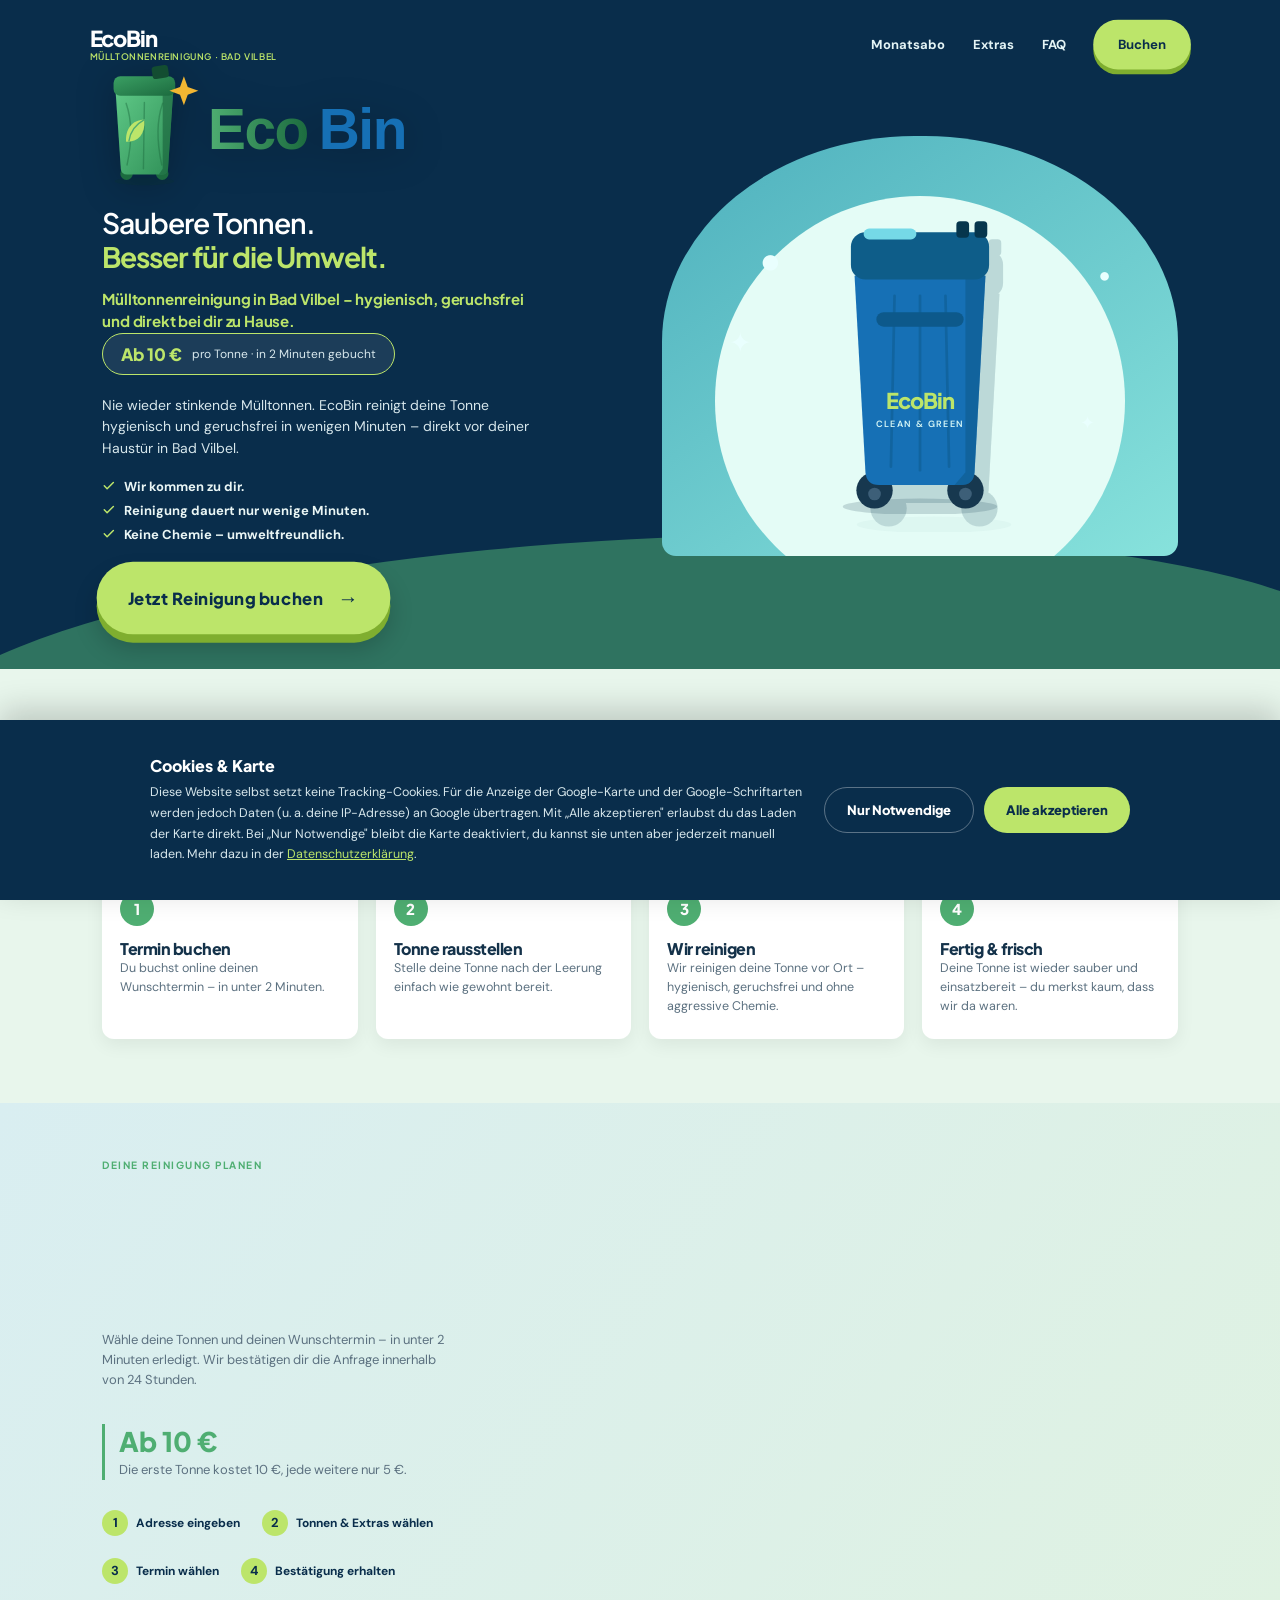
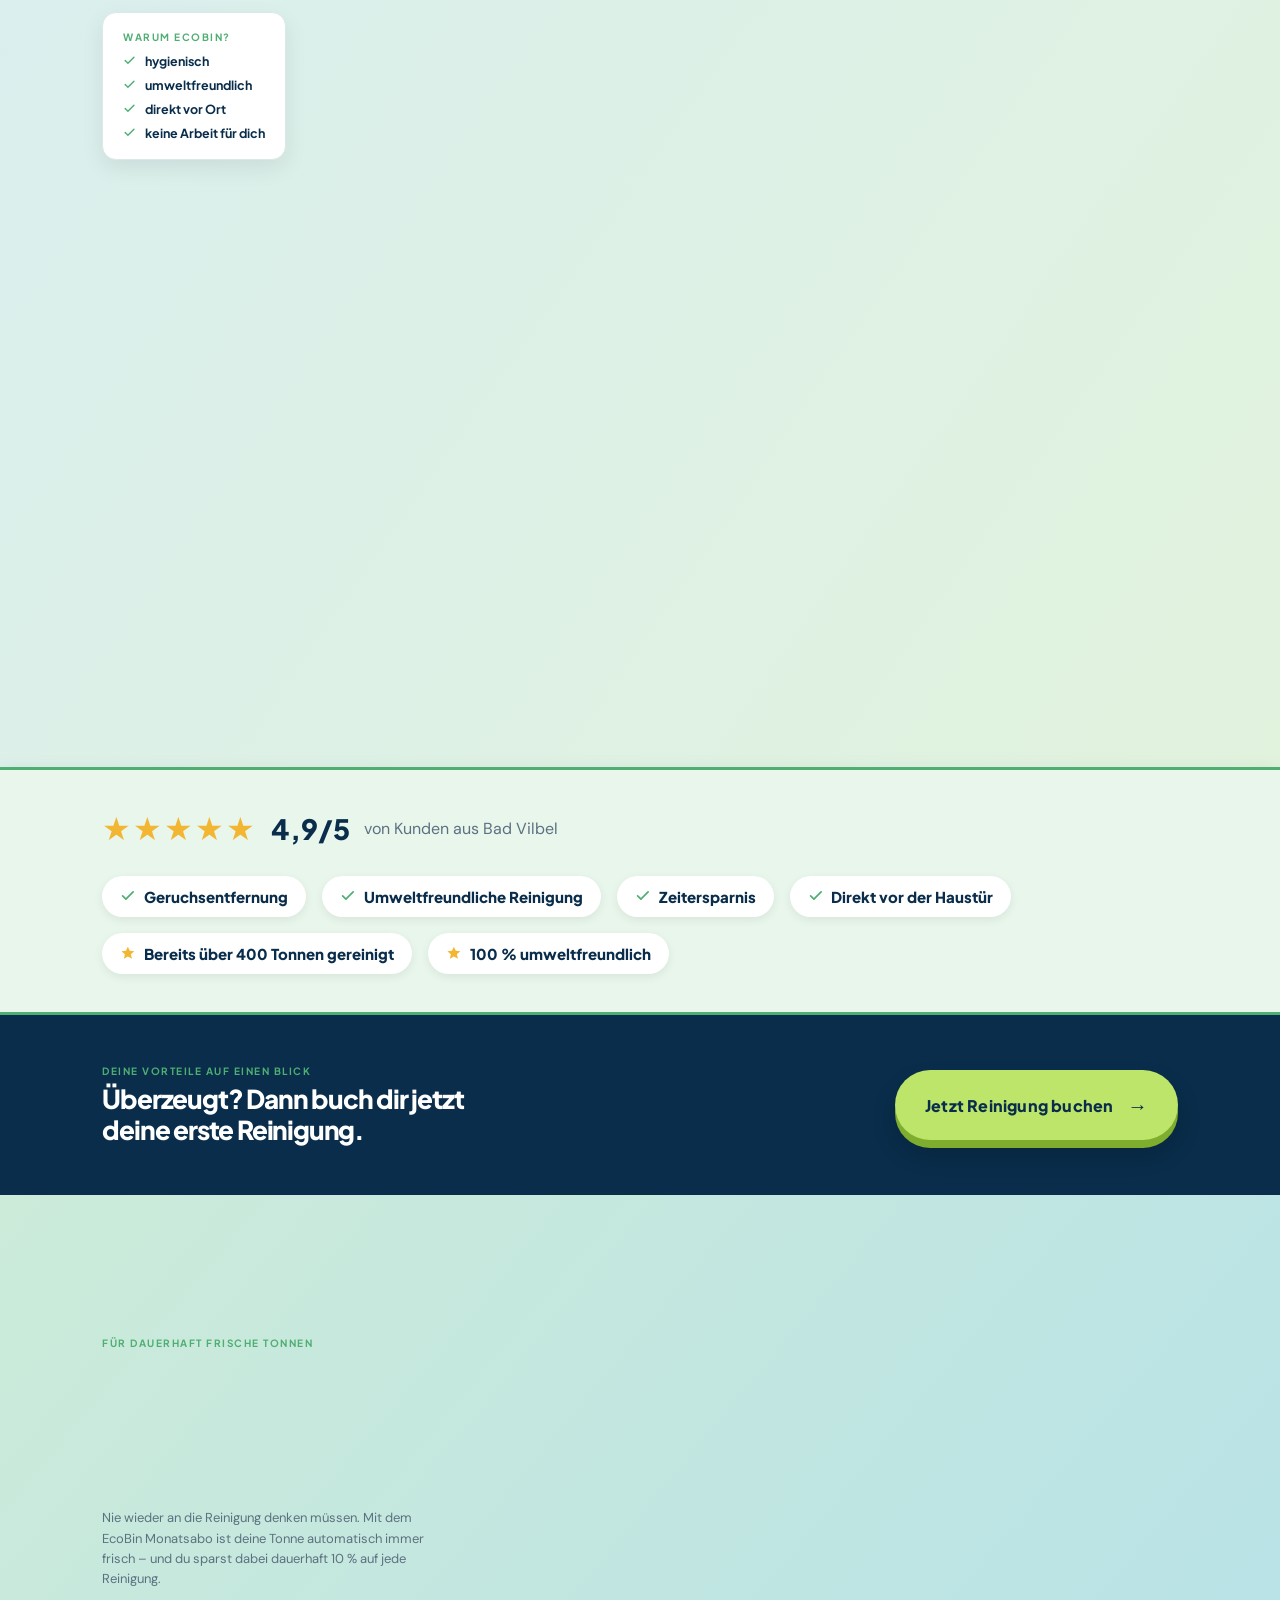
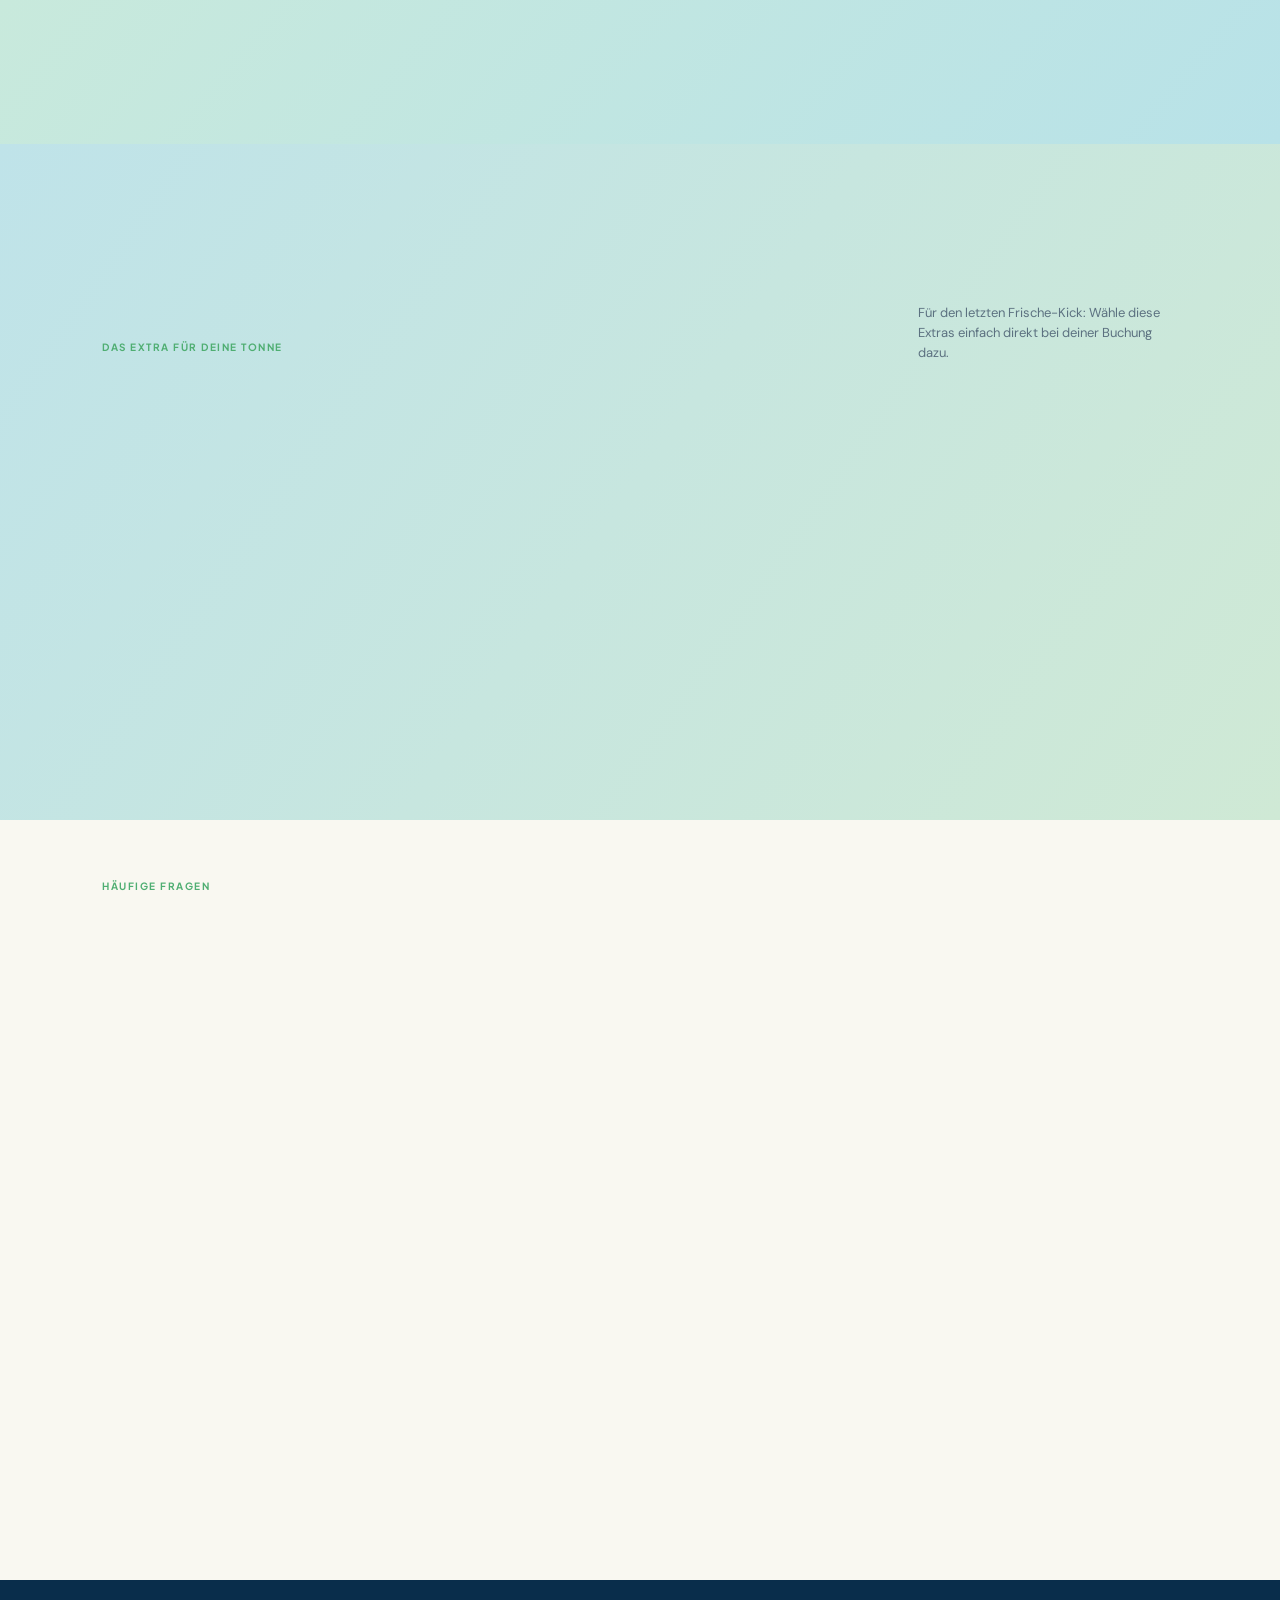
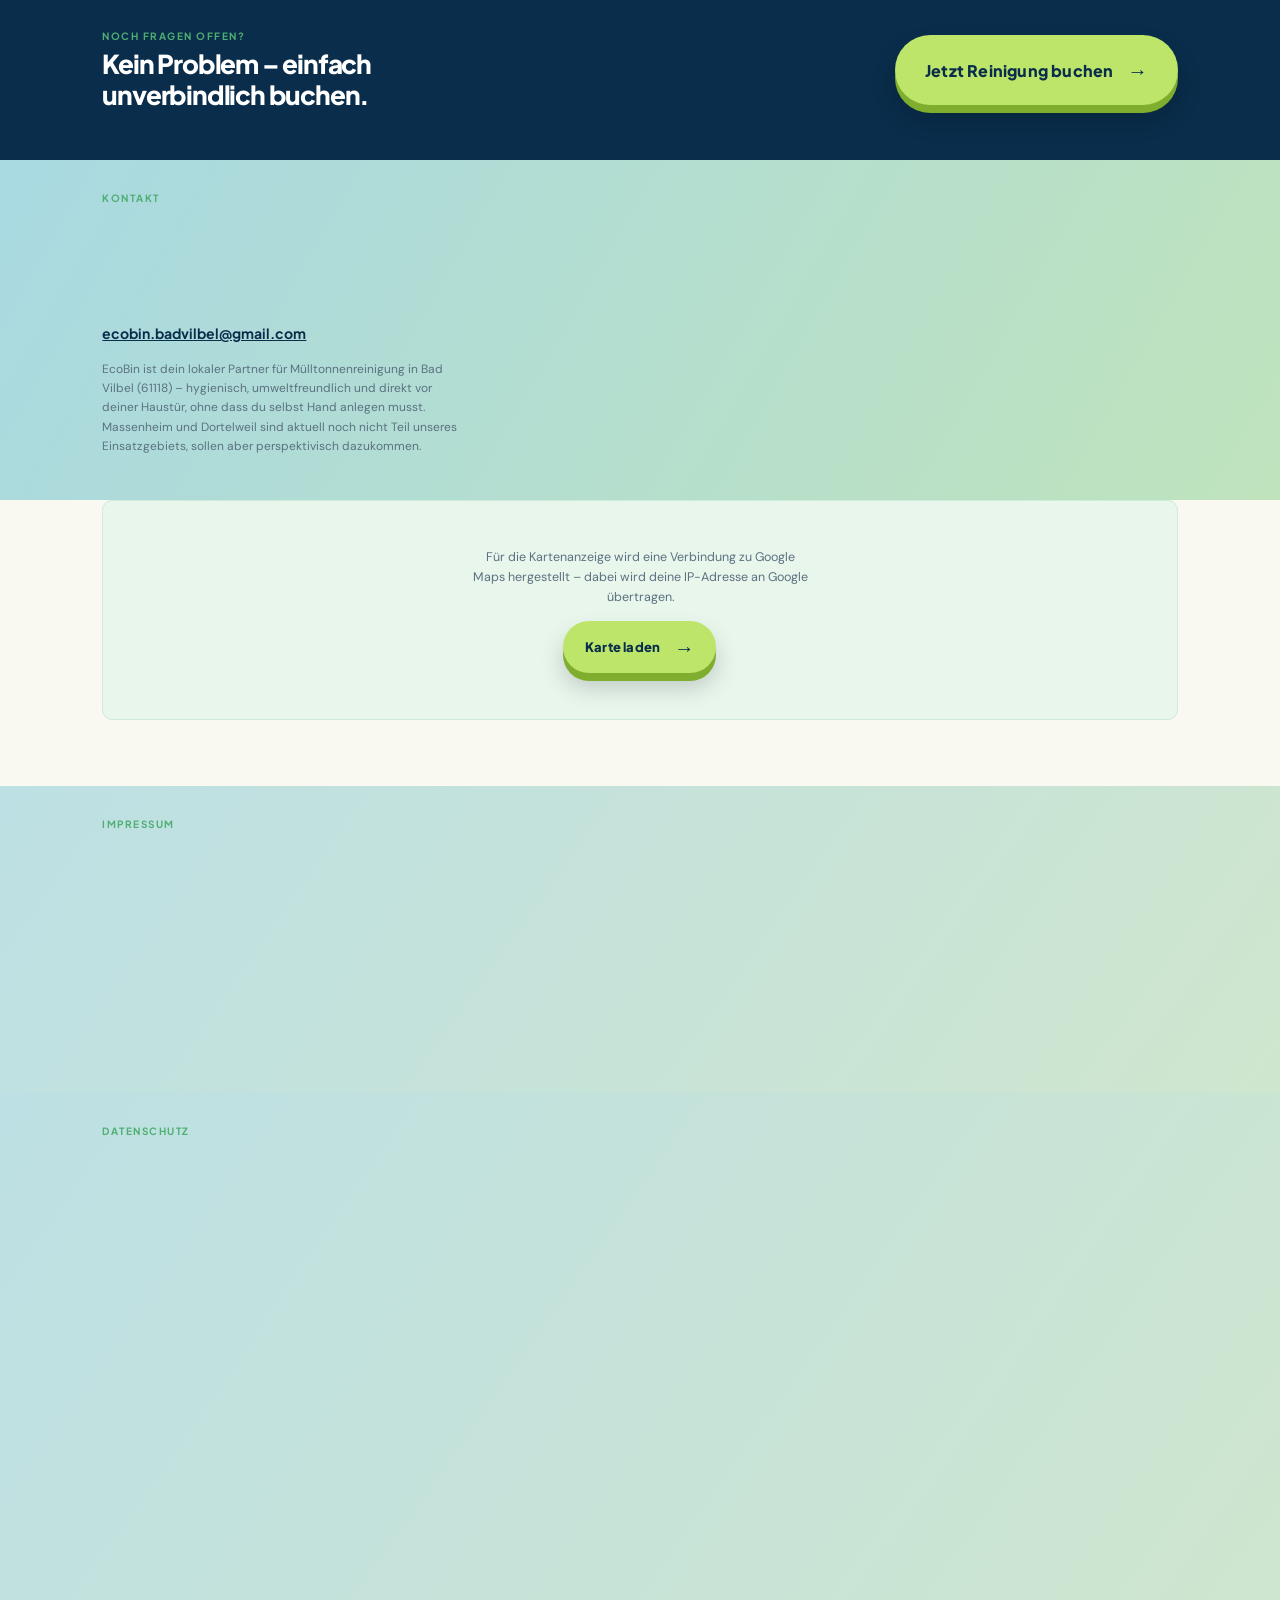
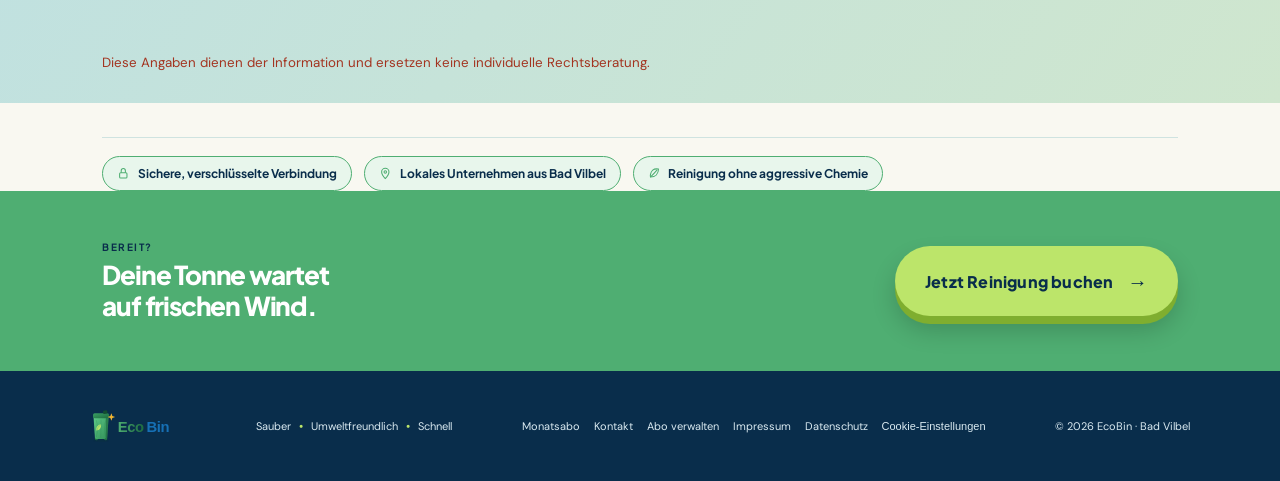
<file: index.html>
<!doctype html><html lang="de"><head><meta charset="UTF-8"><meta name="viewport" content="width=device-width,initial-scale=1"><title>Mülltonnenreinigung Bad Vilbel | EcoBin – saubere Tonnen ohne Gestank</title><meta name="description" content="EcoBin reinigt deine Mülltonne in Bad Vilbel (61118) hygienisch, geruchsfrei und umweltbewusst – direkt vor deiner Haustür. Jetzt Reinigung online buchen."><meta name="keywords" content="Mülltonnenreinigung Bad Vilbel, Biotonne reinigen lassen, Mülltonnen Waschservice Frankfurt Umgebung, Tonnenreinigung"><meta property="og:title" content="EcoBin | Mülltonnenreinigung Bad Vilbel"><meta property="og:description" content="Saubere Tonnen, besser für die Umwelt. Buche deine Mülltonnenreinigung in Bad Vilbel in wenigen Klicks."><meta property="og:type" content="website"><meta property="og:image" content="https://ecobin-badvilbel.de/logo.png"><meta property="og:locale" content="de_DE"><meta name="twitter:card" content="summary"><meta name="theme-color" content="#092d4b"><link rel="canonical" href="https://ecobin-badvilbel.de/"><link rel="icon" type="image/svg+xml" href="logo.svg"><link rel="icon" type="image/png" href="logo.png"><link rel="apple-touch-icon" href="logo.png"><link rel="stylesheet" href="fonts.css"><link rel="stylesheet" href="styles.css"><script type="application/ld+json">{"@context":"https://schema.org","@type":"LocalBusiness","name":"EcoBin","description":"Mülltonnenreinigung in Bad Vilbel – hygienisch, geruchsfrei und umweltbewusst.","areaServed":{"@type":"City","name":"Bad Vilbel"},"address":{"@type":"PostalAddress","addressLocality":"Bad Vilbel","postalCode":"61118","addressCountry":"DE"},"priceRange":"€€"}</script></head><body>
<a class="skip-link" href="#top">Zum Inhalt springen</a><svg xmlns="http://www.w3.org/2000/svg" style="display:none"><symbol id="icon-check" viewBox="0 0 24 24"><path d="M20 6L9 17l-5-5" fill="none" stroke="currentColor" stroke-width="2.6" stroke-linecap="round" stroke-linejoin="round"/></symbol><symbol id="icon-droplet" viewBox="0 0 24 24"><path d="M12 2s7 7.5 7 12.5A7 7 0 1 1 5 14.5C5 9.5 12 2 12 2z" fill="none" stroke="currentColor" stroke-width="2"/></symbol><symbol id="icon-lock" viewBox="0 0 24 24"><rect x="5" y="11" width="14" height="10" rx="2" fill="none" stroke="currentColor" stroke-width="2"/><path d="M8 11V7a4 4 0 0 1 8 0v4" fill="none" stroke="currentColor" stroke-width="2"/></symbol><symbol id="icon-pin" viewBox="0 0 24 24"><path d="M12 22s7-7.4 7-12.5A7 7 0 0 0 5 9.5C5 14.6 12 22 12 22z" fill="none" stroke="currentColor" stroke-width="2"/><circle cx="12" cy="9.5" r="2.4" fill="none" stroke="currentColor" stroke-width="2"/></symbol><symbol id="icon-leaf" viewBox="0 0 24 24"><path d="M20 4c0 9-6 15-15 15-1 0-1-9 4-13 4-3.2 8-2.6 11-2z" fill="none" stroke="currentColor" stroke-width="2" stroke-linejoin="round"/><path d="M5 19c3-3 6-6 12-13" fill="none" stroke="currentColor" stroke-width="2" stroke-linecap="round"/></symbol><symbol id="icon-card" viewBox="0 0 24 24"><rect x="3" y="6" width="18" height="13" rx="2" fill="none" stroke="currentColor" stroke-width="2"/><path d="M3 10h18" stroke="currentColor" stroke-width="2"/></symbol><symbol id="icon-bin" viewBox="0 0 24 24"><path d="M5 7h14l-1.2 13.2A2 2 0 0 1 15.8 22H8.2a2 2 0 0 1-2-1.8L5 7z" fill="none" stroke="currentColor" stroke-width="2" stroke-linejoin="round"/><path d="M9 3h6l1 4H8l1-4z" fill="none" stroke="currentColor" stroke-width="2" stroke-linejoin="round"/><path d="M4 7h16" stroke="currentColor" stroke-width="2" stroke-linecap="round"/></symbol><symbol id="icon-star" viewBox="0 0 24 24"><path d="M12 2.5l2.9 6.3 6.9.7-5.2 4.7 1.5 6.8L12 17.6l-6.1 3.4 1.5-6.8-5.2-4.7 6.9-.7L12 2.5z" fill="currentColor"/></symbol><symbol id="icon-arrow" viewBox="0 0 24 24"><path d="M5 12h14M13 6l6 6-6 6" fill="none" stroke="currentColor" stroke-width="2.4" stroke-linecap="round" stroke-linejoin="round"/></symbol></svg>
<header class="header"><a class="brand" href="#top"><span>EcoBin</span><small class="brand-tag">Mülltonnenreinigung · Bad Vilbel</small></a><button class="menu" type="button" aria-label="Menü öffnen" aria-expanded="false" aria-controls="site-nav"><i></i><i></i></button><nav id="site-nav"><a href="#abo">Monatsabo</a><a href="#extras">Extras</a><a href="#faq">FAQ</a><a class="nav-button" href="#buchen">Buchen</a></nav></header><main id="top">
<section class="hero"><div class="hero-copy"><picture><source srcset="logo.svg" type="image/svg+xml"><img class="hero-logo-img" src="logo.webp" alt="EcoBin Logo" width="368" height="130" loading="eager" fetchpriority="high"></picture><p class="hero-slogan">Saubere Tonnen.<br><strong>Besser für die Umwelt.</strong></p><p class="hero-subline">Mülltonnenreinigung in Bad Vilbel – hygienisch, geruchsfrei und direkt bei dir zu Hause.</p><div class="hero-price-badge"><b>Ab 10 €</b><span>pro Tonne · in 2 Minuten gebucht</span></div><p class="lead">Nie wieder stinkende Mülltonnen. EcoBin reinigt deine Tonne hygienisch und geruchsfrei in wenigen Minuten – direkt vor deiner Haustür in Bad Vilbel.</p><ul class="hero-checks"><li><svg class="icon" aria-hidden="true"><use href="#icon-check"/></svg> Wir kommen zu dir.</li><li><svg class="icon" aria-hidden="true"><use href="#icon-check"/></svg> Reinigung dauert nur wenige Minuten.</li><li><svg class="icon" aria-hidden="true"><use href="#icon-check"/></svg> Keine Chemie – umweltfreundlich.</li></ul><a class="button green-button" href="#buchen">Jetzt Reinigung buchen <span>→</span></a></div><div class="hero-art"><div class="halo"></div><div class="drop drop-one">●</div><div class="drop drop-two">●</div><div class="sparkle spark-one">✦</div><div class="sparkle spark-two">✦</div><div class="hero-bin"><svg viewBox="0 0 200 330" xmlns="http://www.w3.org/2000/svg" role="img" aria-label="Blaue Mülltonne vor dem Haus"><ellipse cx="100" cy="322" rx="85" ry="9" fill="#04263d" opacity=".16"/><circle cx="50" cy="304" r="20" fill="#17384f"/><circle cx="150" cy="304" r="20" fill="#17384f"/><circle cx="50" cy="308" r="7" fill="#3d5f78"/><circle cx="150" cy="308" r="7" fill="#3d5f78"/><path d="M28,68 L172,68 L160,284 Q159,298 145,298 L55,298 Q41,298 40,284 Z" fill="#1670b5"/><path d="M150,68 L172,68 L160,284 Q159,298 145,298 L138,298 L150,284 Z" fill="#0d598b" opacity=".55"/><line x1="72" y1="90" x2="68" y2="278" stroke="#0d598b" stroke-width="3" opacity=".5" stroke-linecap="round"/><line x1="100" y1="90" x2="100" y2="282" stroke="#0d598b" stroke-width="3" opacity=".5" stroke-linecap="round"/><line x1="128" y1="90" x2="132" y2="278" stroke="#0d598b" stroke-width="3" opacity=".5" stroke-linecap="round"/><rect x="52" y="108" width="96" height="16" rx="8" fill="#0d598b"/><text x="100" y="215" text-anchor="middle" font-family="'Plus Jakarta Sans',sans-serif" font-weight="800" font-size="24" letter-spacing="-1" fill="#bce56a">EcoBin</text><text x="100" y="234" text-anchor="middle" font-family="'DM Sans',sans-serif" font-weight="600" font-size="10" letter-spacing="1.5" fill="#d5f6f6">CLEAN &amp; GREEN</text><rect x="24" y="20" width="152" height="52" rx="16" fill="#0e5d89"/><rect x="140" y="8" width="14" height="18" rx="4" fill="#06364d"/><rect x="160" y="8" width="14" height="18" rx="4" fill="#06364d"/><rect x="38" y="16" width="58" height="12" rx="6" fill="#75d9e7"/></svg></div></div></section>
<section class="process reveal" id="ablauf"><div class="process-head"><p class="eyebrow blue">SO FUNKTIONIERT'S</p><h2>In vier<br><em>einfachen Schritten.</em></h2></div><ol class="process-steps"><li><span>1</span><div><h3>Termin buchen</h3><p>Du buchst online deinen Wunschtermin – in unter 2 Minuten.</p></div></li><li><span>2</span><div><h3>Tonne rausstellen</h3><p>Stelle deine Tonne nach der Leerung einfach wie gewohnt bereit.</p></div></li><li><span>3</span><div><h3>Wir reinigen</h3><p>Wir reinigen deine Tonne vor Ort – hygienisch, geruchsfrei und ohne aggressive Chemie.</p></div></li><li><span>4</span><div><h3>Fertig &amp; frisch</h3><p>Deine Tonne ist wieder sauber und einsatzbereit – du merkst kaum, dass wir da waren.</p></div></li></ol></section>
<section class="booking" id="buchen"><div class="booking-title reveal"><p class="eyebrow blue">DEINE REINIGUNG PLANEN</p><h2>Bereit für<br><em>frische Tonnen?</em></h2><p>Wähle deine Tonnen und deinen Wunschtermin – in unter 2 Minuten erledigt. Wir bestätigen dir die Anfrage innerhalb von 24 Stunden.</p><div class="price-rule"><b>Ab 10 €</b><span>Die erste Tonne kostet 10 €, jede weitere nur 5 €.</span></div><ol class="steps"><li><b>1</b><span>Adresse eingeben</span></li><li><b>2</b><span>Tonnen &amp; Extras wählen</span></li><li><b>3</b><span>Termin wählen</span></li><li><b>4</b><span>Bestätigung erhalten</span></li></ol><div class="why-box"><p class="eyebrow blue">WARUM ECOBIN?</p><ul><li><svg class="icon" aria-hidden="true"><use href="#icon-check"/></svg> hygienisch</li><li><svg class="icon" aria-hidden="true"><use href="#icon-check"/></svg> umweltfreundlich</li><li><svg class="icon" aria-hidden="true"><use href="#icon-check"/></svg> direkt vor Ort</li><li><svg class="icon" aria-hidden="true"><use href="#icon-check"/></svg> keine Arbeit für dich</li></ul></div></div><form id="booking-form" class="booking-form reveal"><div class="form-top"><span>DEINE BUCHUNG</span><strong id="summary-count">0 Tonnen</strong></div><div class="subscription-row"><label class="subscription-check"><input id="subscription-toggle" type="checkbox"><span></span><b>MONATSABO<br><small>10 % sparen bei jeder Reinigung</small></b></label></div><div class="bin-select" role="group" aria-labelledby="bin-select-label"><small id="bin-select-label">WELCHE TONNEN SOLLEN GEREINIGT WERDEN?</small><div class="bin-checkboxes"><div class="bin-item"><label><input type="checkbox" name="binType" value="Biotonne"><span>Biotonne</span></label><div class="bin-item-qty" data-std-key="Biotonne" hidden><button type="button" data-std-qty="-1" aria-label="Weniger Biotonnen">−</button><output>1</output><button type="button" data-std-qty="1" aria-label="Mehr Biotonnen">+</button><input type="hidden" name="binQtyBiotonne" value="1"></div></div><div class="bin-item"><label><input type="checkbox" name="binType" value="Restmülltonne"><span>Restmülltonne</span></label><div class="bin-item-qty" data-std-key="Restmülltonne" hidden><button type="button" data-std-qty="-1" aria-label="Weniger Restmülltonnen">−</button><output>1</output><button type="button" data-std-qty="1" aria-label="Mehr Restmülltonnen">+</button><input type="hidden" name="binQtyRestmuelltonne" value="1"></div></div><div class="bin-item"><label><input type="checkbox" name="binType" value="Gelbe Tonne"><span>Gelbe Tonne</span></label><div class="bin-item-qty" data-std-key="Gelbe Tonne" hidden><button type="button" data-std-qty="-1" aria-label="Weniger Gelbe Tonnen">−</button><output>1</output><button type="button" data-std-qty="1" aria-label="Mehr Gelbe Tonnen">+</button><input type="hidden" name="binQtyGelbeTonne" value="1"></div></div><div class="bin-item"><label><input type="checkbox" name="binType" value="Papiertonne"><span>Papiertonne</span></label><div class="bin-item-qty" data-std-key="Papiertonne" hidden><button type="button" data-std-qty="-1" aria-label="Weniger Papiertonnen">−</button><output>1</output><button type="button" data-std-qty="1" aria-label="Mehr Papiertonnen">+</button><input type="hidden" name="binQtyPapiertonne" value="1"></div></div><div class="bin-item"><label><input id="bin-other-check" type="checkbox" name="binType" value="Andere Tonne"><span>Andere Tonne</span></label></div></div><div id="bin-other-wrap" class="bin-other-field" hidden><small>Wie viele Tonnen der jeweiligen Art?</small><div class="bin-other-qty"><div class="bin-qty-row" data-key="normal"><div><b>Sonstige Tonne</b><small>z. B. Elektronikmülltonne · gleiche Größe wie eine normale Tonne, aber keine Bio-, Rest-, Gelbe oder Papiertonne</small></div><div class="quantity"><button type="button" data-qty="-1">−</button><output>0</output><button type="button" data-qty="1">+</button><input type="hidden" name="otherBinQtyNormal" value="0"></div></div><div class="bin-qty-row" data-key="gross"><div><b>Große Mülltonne</b><small>15 € je Tonne</small></div><div class="quantity"><button type="button" data-qty="-1">−</button><output>0</output><button type="button" data-qty="1">+</button><input type="hidden" name="otherBinQtyGross" value="0"></div></div><div class="bin-qty-row" data-key="container"><div><b>Container</b><small>30 € je Container</small></div><div class="quantity"><button type="button" data-qty="-1">−</button><output>0</output><button type="button" data-qty="1">+</button><input type="hidden" name="otherBinQtyContainer" value="0"></div></div></div><label class="bin-other-desc">Beschreibung<textarea name="otherBinDescription" placeholder="z. B. Standort, Größe, Zugang …"></textarea></label></div></div><div class="info-notice"><span class="info-notice-icon" aria-hidden="true"><svg class="icon" aria-hidden="true"><use href="#icon-bin"/></svg></span><div><strong>Hinweis zur Mülltonnenreinigung</strong><p>Für das beste Reinigungsergebnis empfehlen wir, Ihren Termin am Tag der Müllabfuhr oder am darauffolgenden Tag zu buchen. Bitte stellen Sie die ausgewählte Mülltonne möglichst leer zur Reinigung bereit. Ist dies nicht möglich, reinigen wir die Tonne bestmöglich. Bei stark gefüllten Tonnen kann die Innenreinigung eingeschränkt sein.</p></div></div><div class="form-grid"><label>Vor- und Nachname<input required name="name" placeholder="Max Mustermann" autocomplete="name"></label><label class="wide">Adresse in Bad Vilbel <small class="closed-note">(Massenheim &amp; Dortelweil ausgeschlossen)</small><input required name="address" placeholder="Musterstraße 1, 61118 Bad Vilbel" autocomplete="street-address"></label><label>Wunschtermin <small class="closed-note">(dienstags &amp; donnerstags geschlossen)</small><input id="requested-date" required name="date" type="date"></label><label>E-Mail<input id="customer-email" required name="email" type="email" placeholder="name@email.de" autocomplete="email"></label><label class="wide">Hinweis für uns (optional)<textarea name="note" placeholder="z. B. Tonne steht hinter dem Haus, Zugang über die Einfahrt …"></textarea></label></div><div class="discount-box" id="discount-box"><div class="discount-title">Rabattcode</div><div class="discount-row"><input id="discount-code" type="text" inputmode="text" autocomplete="off" placeholder="z. B. FIRSTMONTH" aria-label="Rabattcode"><button id="discount-apply" type="button">Anwenden</button><span id="discount-result" class="discount-result" aria-live="polite"></span></div></div><p id="validation-message" class="validation-message" hidden></p><div class="booking-total"><div><small>GESAMTPREIS</small><strong id="total-price">0,00 €</strong></div><p id="price-note">Bitte Tonne auswählen</p></div><div class="trust-mini-row"><span class="trust-chip"><svg class="icon" aria-hidden="true"><use href="#icon-card"/></svg> PayPal</span><span class="trust-chip"><svg class="icon" aria-hidden="true"><use href="#icon-card"/></svg> Kreditkarte</span><span class="trust-chip"><svg class="icon" aria-hidden="true"><use href="#icon-lock"/></svg> SSL-verschlüsselt</span><span class="trust-chip"><svg class="icon" aria-hidden="true"><use href="#icon-pin"/></svg> Lokal aus Bad Vilbel</span><span class="trust-chip"><svg class="icon" aria-hidden="true"><use href="#icon-leaf"/></svg> Umweltfreundlich</span></div><button class="button dark-button" type="submit">Bezahlen <span>→</span></button><p class="form-legal">Die Zahlung wird erst im nächsten Schritt abgeschlossen. Der Termin wird anschließend von uns bestätigt.</p></form></section>
<section class="trust-bar"><div class="trust-rating" role="img" aria-label="Bewertung 4,9 von 5 Sternen, von Kunden aus Bad Vilbel"><span class="stars" aria-hidden="true">★★★★★</span><b aria-hidden="true">4,9/5</b><span aria-hidden="true">von Kunden aus Bad Vilbel</span></div><ul class="trust-points"><li><svg class="icon" aria-hidden="true"><use href="#icon-check"/></svg> Geruchsentfernung</li><li><svg class="icon" aria-hidden="true"><use href="#icon-check"/></svg> Umweltfreundliche Reinigung</li><li><svg class="icon" aria-hidden="true"><use href="#icon-check"/></svg> Zeitersparnis</li><li><svg class="icon" aria-hidden="true"><use href="#icon-check"/></svg> Direkt vor der Haustür</li><li class="trust-point-highlight"><svg class="icon" aria-hidden="true"><use href="#icon-star"/></svg> Bereits über 400 Tonnen gereinigt</li><li class="trust-point-highlight"><svg class="icon" aria-hidden="true"><use href="#icon-star"/></svg> 100 % umweltfreundlich</li></ul></section><section class="cta-banner reveal"><div><p class="eyebrow blue">DEINE VORTEILE AUF EINEN BLICK</p><h3>Überzeugt? Dann buch dir jetzt<br>deine erste Reinigung.</h3></div><a class="button green-button" href="#buchen">Jetzt Reinigung buchen <span>→</span></a></section>
<section class="subscription" id="abo"><div class="subscription-copy reveal"><p class="eyebrow blue">FÜR DAUERHAFT FRISCHE TONNEN</p><h2>Einmal buchen<br>oder <em>regelmäßig frisch.</em></h2><p>Nie wieder an die Reinigung denken müssen. Mit dem EcoBin Monatsabo ist deine Tonne automatisch immer frisch – und du sparst dabei dauerhaft 10 % auf jede Reinigung.</p></div><div class="abo-card reveal"><div class="abo-icon">↻</div><p>EcoBin Monatsabo</p><h3>10 % sparen</h3><span>auf jede Reinigung</span><ul><li>✓ Regelmäßige Reinigung</li><li>✓ Erinnerung vor dem Termin</li><li>✓ Jederzeit kündbar</li></ul><a href="#buchen" data-select-subscription class="button green-button">Abo auswählen <span>→</span></a></div></section>
<section class="extras" id="extras"><div class="extras-head reveal"><p class="eyebrow blue">DAS EXTRA FÜR DEINE TONNE</p><h2>Mach's noch<br><em>ein bisschen frischer.</em></h2><p>Für den letzten Frische-Kick: Wähle diese Extras einfach direkt bei deiner Buchung dazu.</p></div><div class="extras-grid"><article class="extra-card green reveal"><div class="extra-art"><span class="extra-icon"><svg class="icon" aria-hidden="true"><use href="#icon-star"/></svg></span><b>FRESH</b></div><div><small>EXTRA 01</small><h3>Duft-<br>Frische</h3><p>Ein angenehmer, deoähnlicher Duft für lang anhaltende Frische nach der Reinigung.</p><strong>+ 5 €</strong></div><label><input class="extra-input" type="checkbox" value="Duft-Frische" data-price="5"><span class="add-label">Hinzufügen</span></label></article><article class="extra-card blue reveal"><div class="extra-art"><span class="extra-icon"><svg class="icon" aria-hidden="true"><use href="#icon-star"/></svg></span><b>FRESH</b></div><div><small>EXTRA 02</small><h3>BioTonnen<br>Frischepulver</h3><p>Hilft, Feuchtigkeit und Gerüche in der Biotonne zu reduzieren.</p><strong>+ 5 €</strong></div><label><input class="extra-input" type="checkbox" value="BioTonnen Frischepulver" data-price="5"><span class="add-label">Hinzufügen</span></label></article><article class="extra-card water-card reveal"><div class="extra-art"><span class="extra-icon"><svg class="icon" aria-hidden="true"><use href="#icon-droplet"/></svg></span><b>WASSER</b></div><div><small>EXTRA 03</small><h3>EcoBin<br>Wasser-Service</h3><p>Wir bringen das Wasser für die Reinigung selbst mit. Ideal, wenn kein Außenwasseranschluss verfügbar ist.</p><strong>+ 5 €</strong></div><label><input id="water-extra" class="extra-input" type="checkbox" value="EcoBin Wasser-Service" data-price="5"><span class="add-label">Hinzufügen</span></label></article></div></section>
<section class="faq" id="faq"><div class="faq-head reveal"><p class="eyebrow blue">HÄUFIGE FRAGEN</p><h2>Noch<br><em>Fragen?</em></h2></div><div class="faq-list reveal"><details><summary>Wie lange dauert die Reinigung?</summary><p>In der Regel ist deine Tonne innerhalb weniger Minuten wieder sauber und einsatzbereit – du merkst kaum, dass wir da waren.</p></details><details><summary>Welche Tonnen werden gereinigt?</summary><p>Wir reinigen Rest-, Bio- und Papiertonnen aller gängigen Größen. Bei Bedarf sprich uns einfach im Hinweisfeld deiner Buchung an.</p></details><details><summary>Welche Reinigungsmittel benutzt ihr?</summary><p>Wir reinigen mit Zitronensäure, Natron und Essig – bewährte, umweltfreundliche Hausmittel, die zuverlässig Kalk, Schmutz und Gerüche entfernen, ohne unnötig zu belasten.</p></details><details><summary>Wird Chemie verwendet?</summary><p>Nein. Wir reinigen ausschließlich mit umweltfreundlichen Hausmitteln wie Zitronensäure, Natron und Essig – ganz ohne aggressive Chemikalien.</p></details><details><summary>Kann ich mehrere Tonnen anmelden?</summary><p>Klar – du kannst bei der Buchung beliebig viele Tonnen unterschiedlicher Art auswählen. Jede weitere Tonne kostet nur 5 € zusätzlich.</p></details><details><summary>Wie funktioniert die Abbuchung beim Monatsabo?</summary><p>Nach der Buchung richten wir über PayPal ein echtes, wiederkehrendes Abo ein. Der angezeigte Betrag wird danach automatisch jeden Monat über PayPal abgebucht – du musst nicht jedes Mal manuell bezahlen. Es gibt keine Mindestlaufzeit.</p></details><details><summary>Kann ich kündigen?</summary><p>Ja, dein Monatsabo ist jederzeit ohne Mindestlaufzeit selbst kündbar – ganz ohne E-Mail. Direkt nach Abschluss deines Abos erhältst du einen persönlichen Verwaltungslink (auf der Website angezeigt und, sofern zustellbar, per E-Mail). Über diesen Link siehst du deinen Abo-Status und kannst mit einem Klick kündigen. Nach der Kündigung erfolgen keine weiteren Abbuchungen mehr.</p></details><details><summary>Muss ich bei der Reinigung zu Hause sein?</summary><p>Nur wenn kein Außenwasseranschluss verfügbar ist. Alternativ bringt unser Wasser-Service das Wasser einfach selbst mit.</p></details><details><summary>Was passiert bei Regen?</summary><p>Regen ist kein Problem – deine Tonne wird trotzdem gereinigt. Nur bei Unwetter oder Sturm verschieben wir den Termin kurzfristig und melden uns rechtzeitig bei dir.</p></details></div></section><section class="cta-banner reveal"><div><p class="eyebrow blue">NOCH FRAGEN OFFEN?</p><h3>Kein Problem – einfach<br>unverbindlich buchen.</h3></div><a class="button green-button" href="#buchen">Jetzt Reinigung buchen <span>→</span></a></section>
<section class="contact-section" id="kontakt"><div><p class="eyebrow blue">KONTAKT</p><h2>Fragen?<br><em>Schreib uns.</em></h2><p><a class="email-link" href="mailto:ecobin.badvilbel@gmail.com">ecobin.badvilbel@gmail.com</a></p><p class="seo-text">EcoBin ist dein lokaler Partner für Mülltonnenreinigung in Bad Vilbel (61118) – hygienisch, umweltfreundlich und direkt vor deiner Haustür, ohne dass du selbst Hand anlegen musst. Massenheim und Dortelweil sind aktuell noch nicht Teil unseres Einsatzgebiets, sollen aber perspektivisch dazukommen.</p></div><div class="contact-details"><p><b>E-Mail</b><span><a href="mailto:ecobin.badvilbel@gmail.com">ecobin.badvilbel@gmail.com</a></span></p><p><b>Öffnungszeiten</b><span>Montag, Mittwoch, Freitag 15:00–18:00 Uhr<br>Samstag–Sonntag 13:00–20:00 Uhr</span></p><p><b>Einsatzgebiet</b><span>Bad Vilbel · 61118<br><small style="color:var(--muted);font-weight:400">Massenheim und Dortelweil gehören aktuell noch nicht dazu, kommen aber eventuell bald hinzu.</small></span></p></div></section>
<section class="map-section reveal"><div id="map-consent-wrap" class="map-consent-wrap"><iframe id="map-iframe" title="EcoBin Einsatzgebiet Bad Vilbel" loading="lazy" referrerpolicy="no-referrer-when-downgrade" data-src="https://www.google.com/maps?ll=50.1795,8.7420&z=14&output=embed" hidden></iframe><div id="map-placeholder" class="map-placeholder"><p>Für die Kartenanzeige wird eine Verbindung zu Google Maps hergestellt – dabei wird deine IP-Adresse an Google übertragen.</p><button id="map-load-btn" class="button green-button" type="button">Karte laden <span>→</span></button></div></div></section>
<section class="impressum" id="impressum"><p class="eyebrow blue">IMPRESSUM</p><h2>Angaben nach § 5 TMG</h2><div class="legal-grid"><p><b>EcoBin</b><br>Hollerweg 1<br>61118 Bad Vilbel</p><p><b>Kontakt</b><br><a href="mailto:ecobin.badvilbel@gmail.com">ecobin.badvilbel@gmail.com</a></p><p><b>Verantwortlich für den Inhalt</b><br>Mika Back<br>Hollerweg 1, 61118 Bad Vilbel<br>Gesetzlich vertreten durch Florian Back</p></div></section><section class="impressum" id="datenschutz"><p class="eyebrow blue">DATENSCHUTZ</p><h2>Datenschutzerklärung</h2><div class="legal-grid"><p><b>Verantwortlich</b><br>EcoBin – Mika Back<br>Hollerweg 1, 61118 Bad Vilbel<br>Gesetzlich vertreten durch Florian Back<br><a href="mailto:ecobin.badvilbel@gmail.com">ecobin.badvilbel@gmail.com</a></p><p><b>Welche Daten wir verarbeiten</b><br>Wenn du das Buchungsformular absendest, öffnet sich dein E-Mail-Programm mit deinen Angaben (Name, Adresse, Wunschtermin, optional E-Mail und Hinweis). Diese Daten erreichen uns erst, wenn du die E-Mail selbst abschickst. Wir nutzen sie ausschließlich, um deine Tonnenreinigung zu planen und dich zu kontaktieren.</p><p><b>Hosting</b><br>Diese Website wird über GitHub Pages (GitHub, Inc.) bereitgestellt. Beim Aufruf werden technisch notwendige Zugriffsdaten (z. B. IP-Adresse) durch den Hoster verarbeitet. Details: github.com/privacy.</p><p><b>Zahlung über PayPal</b><br>Für Zahlungen nutzen wir PayPal (PayPal (Europe) S.à r.l. et Cie, S.C.A., Luxemburg). Deine Zahlungsdaten werden direkt von PayPal verarbeitet – nicht von uns. Es gilt die Datenschutzerklärung von PayPal.</p><p><b>Cookies &amp; Tracking</b><br>Diese Website setzt selbst keine Tracking- oder Werbe-Cookies und bindet keine Analyse-Dienste ein. Deine Auswahl im Cookie-Banner (alle akzeptieren / nur notwendige) speichern wir lokal in deinem Browser (localStorage), damit du nicht bei jedem Besuch erneut gefragt wirst.</p><p><b>Google Maps</b><br>Wenn du „Alle akzeptieren" wählst oder die Karte manuell lädst, wird eine Verbindung zu Google LLC (USA) hergestellt und dabei deine IP-Adresse an Google übermittelt. Ohne deine Zustimmung wird die Karte nicht geladen. Details: <a href="https://policies.google.com/privacy" target="_blank" rel="noopener">policies.google.com/privacy</a>.</p><p><b>Schriftarten</b><br>Die verwendeten Schriftarten (DM Sans, Plus Jakarta Sans) werden lokal von unserem eigenen Server ausgeliefert. Es findet keine Verbindung zu Google-Fontservern statt.</p><p><b>Deine Rechte</b><br>Du hast das Recht auf Auskunft, Berichtigung und Löschung deiner bei uns gespeicherten Daten. Melde dich dafür einfach per E-Mail bei uns.</p></div><small>Diese Angaben dienen der Information und ersetzen keine individuelle Rechtsberatung.</small></section>
<section class="mini-trust reveal"><ul><li><svg class="icon" aria-hidden="true"><use href="#icon-lock"/></svg> Sichere, verschlüsselte Verbindung</li><li><svg class="icon" aria-hidden="true"><use href="#icon-pin"/></svg> Lokales Unternehmen aus Bad Vilbel</li><li><svg class="icon" aria-hidden="true"><use href="#icon-leaf"/></svg> Reinigung ohne aggressive Chemie</li></ul></section><section class="cta-banner cta-banner-final reveal"><div><p class="eyebrow blue">BEREIT?</p><h3>Deine Tonne wartet<br>auf frischen Wind.</h3></div><a class="button green-button" href="#buchen">Jetzt Reinigung buchen <span>→</span></a></section></main>
<div id="water-modal" class="modal" hidden><div class="modal-card water-choice"><p class="eyebrow blue">WASSER FÜR DEINE REINIGUNG</p><h3>Wie können wir die Tonne reinigen?</h3><p>Für die Reinigung brauchen wir Wasser. Bitte wähle eine der beiden Möglichkeiten aus:</p><label><input type="radio" name="water-choice" value="customer"><span><b>Außenwasseranschluss / Anwesenheit</b><small>Ich bin im bestätigten Zeitfenster zu Hause oder ein Außenwasseranschluss ist zugänglich. + 0 €</small></span></label><label><input type="radio" name="water-choice" value="service"><span><b>EcoBin Wasser-Service</b><small>EcoBin bringt Wasser selbst mit. + 5 €</small></span></label><p id="water-error" class="validation-message" hidden>Bitte wähle eine Möglichkeit aus.</p><button id="water-confirm" class="button green-button" type="button">Weiter zur Zahlung <span>→</span></button></div></div>
<div id="extras-modal" class="modal" hidden><div class="modal-card"><button id="modal-close" type="button">×</button><p class="eyebrow blue">KLEINE EXTRAS, GROSSE FRISCHE</p><h3>Möchtest du deiner Tonne noch etwas Gutes tun?</h3><p>Wähle deine Extras – oder fahre ohne Änderung fort.</p><div class="modal-options"><label><input id="modal-duft" type="checkbox"><span><b>Duft-Frische</b><small>+ 5 € · Frischer, deoähnlicher Duft</small></span></label><label><input id="modal-pulver" type="checkbox"><span><b>BioTonnen Frischepulver</b><small>+ 5 € · Hilft gegen Feuchtigkeit & Gerüche</small></span></label></div><div class="modal-actions"><button id="modal-continue" class="button green-button" type="button">Ohne Änderung fortfahren</button><button id="modal-add" class="button dark-button" type="button">Auswahl übernehmen</button></div></div></div>
<div id="payment-modal" class="modal" hidden><div class="modal-card"><button id="payment-close" type="button">×</button><p class="eyebrow blue">ZAHLUNG</p><h3>Fast geschafft.</h3><p>Deine Buchung beträgt <b id="payment-price">10,00 €</b>. Für echte Zahlungen muss hier noch PayPal oder Stripe verbunden werden.</p><div class="payment-method"><span>PayPal</span><small>Verbindung erforderlich</small></div><div class="payment-method"><span>Kreditkarte</span><small>Stripe-Verbindung erforderlich</small></div></div></div>
<footer><a class="brand" href="#top"><picture><source srcset="logo.svg" type="image/svg+xml"><img class="footer-logo-img" src="logo.webp" alt="EcoBin Logo" width="96" height="34" loading="lazy"></picture></a><p>Sauber <b>•</b> Umweltfreundlich <b>•</b> Schnell</p><div><a href="#abo">Monatsabo</a><a href="#kontakt">Kontakt</a><a id="manage-info-open" href="#">Abo verwalten</a><a href="#impressum">Impressum</a><a href="#datenschutz">Datenschutz</a><button id="cookie-settings-open" class="cookie-settings-link" type="button">Cookie-Einstellungen</button></div><small>© 2026 EcoBin · Bad Vilbel</small></footer><a href="#buchen" class="sticky-cta"><svg class="icon" aria-hidden="true"><use href="#icon-arrow"/></svg> Jetzt buchen</a>
<div id="cookie-banner" class="cookie-banner" hidden role="dialog" aria-live="polite" aria-label="Cookie-Einstellungen"><div class="cookie-banner-inner"><div class="cookie-banner-text"><strong>Cookies &amp; Karte</strong><p>Diese Website selbst setzt keine Tracking-Cookies. Für die Anzeige der Google-Karte und der Google-Schriftarten werden jedoch Daten (u. a. deine IP-Adresse) an Google übertragen. Mit „Alle akzeptieren" erlaubst du das Laden der Karte direkt. Bei „Nur Notwendige" bleibt die Karte deaktiviert, du kannst sie unten aber jederzeit manuell laden. Mehr dazu in der <a href="#datenschutz">Datenschutzerklärung</a>.</p></div><div class="cookie-banner-actions"><button id="cookie-accept-necessary" class="cookie-btn accept-necessary" type="button">Nur Notwendige</button><button id="cookie-accept-all" class="cookie-btn accept-all" type="button">Alle akzeptieren</button></div></div></div>
<script src="script.js?v=FINAL4"></script><script src="paypal.js?v=FINAL4"></script><script src="manage.js?v=FINAL4"></script><script src="cookie-consent.js?v=FINAL4"></script></body></html>
</file>
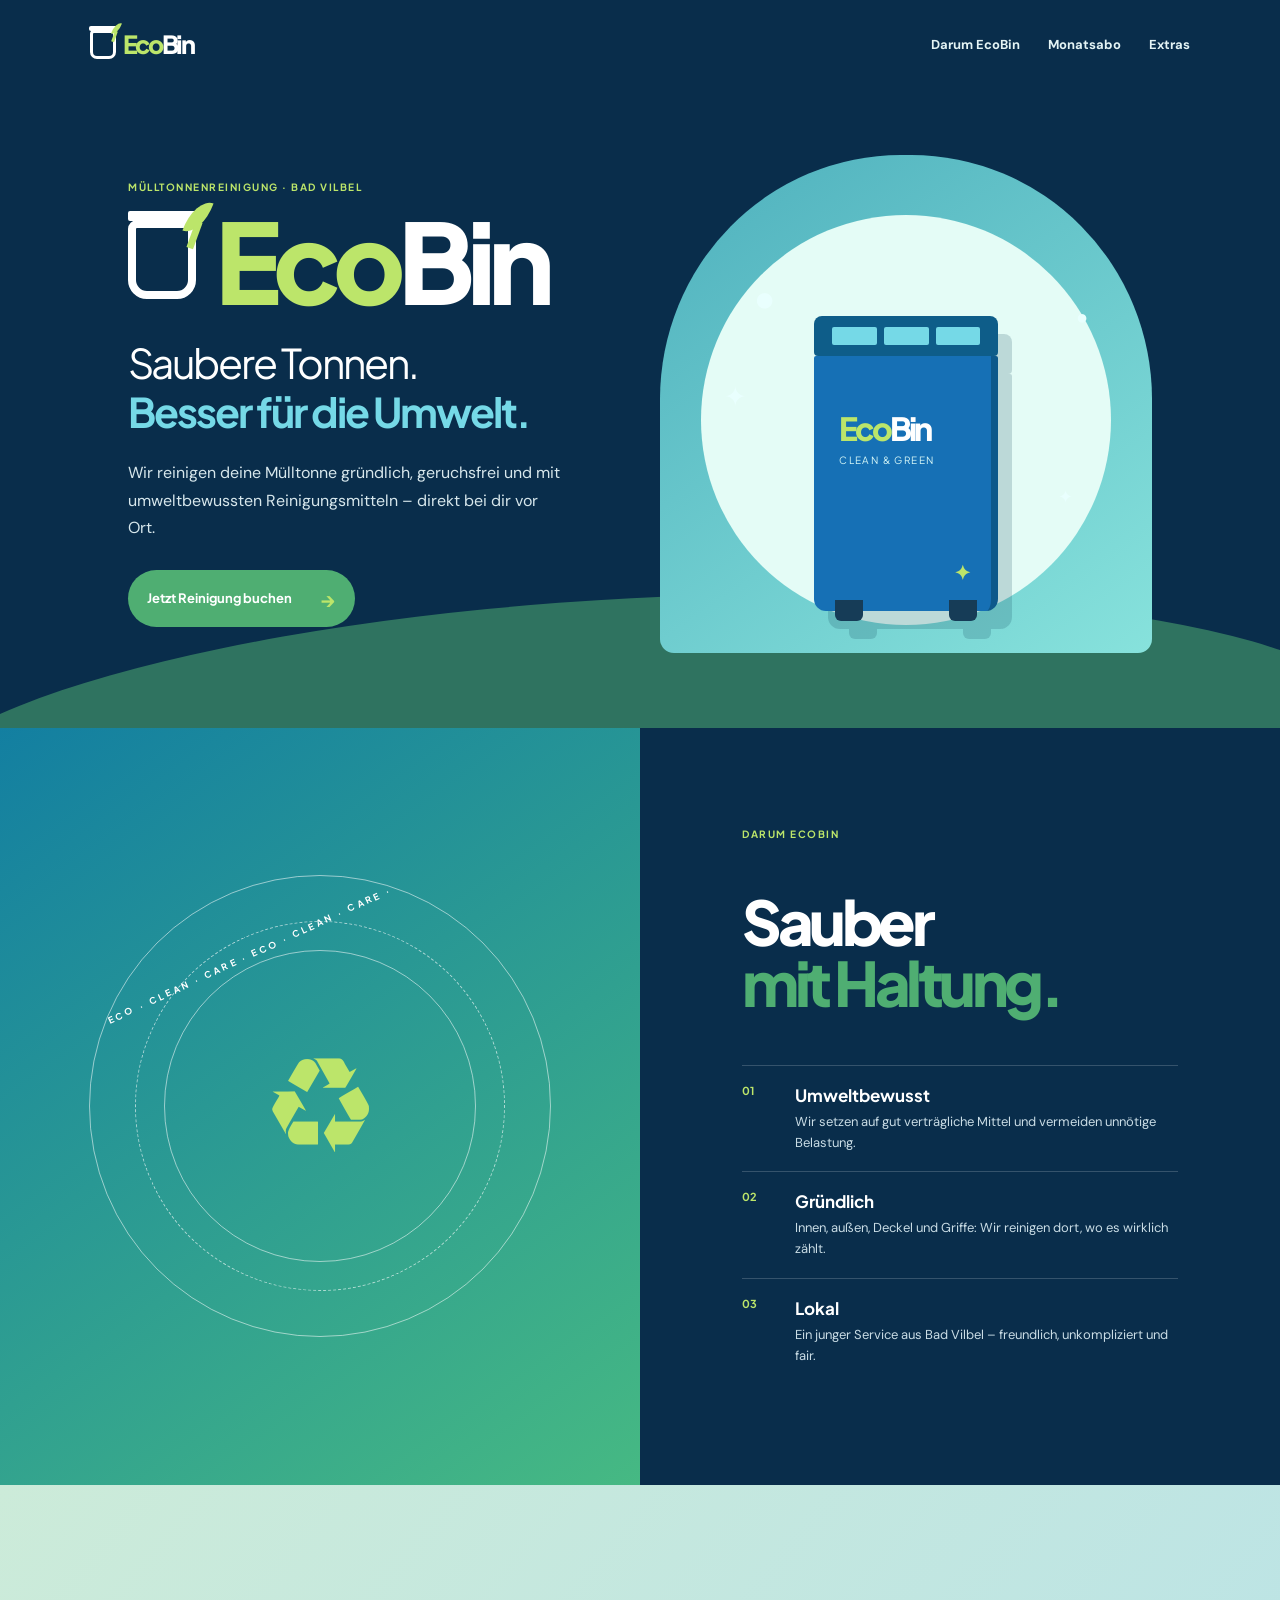
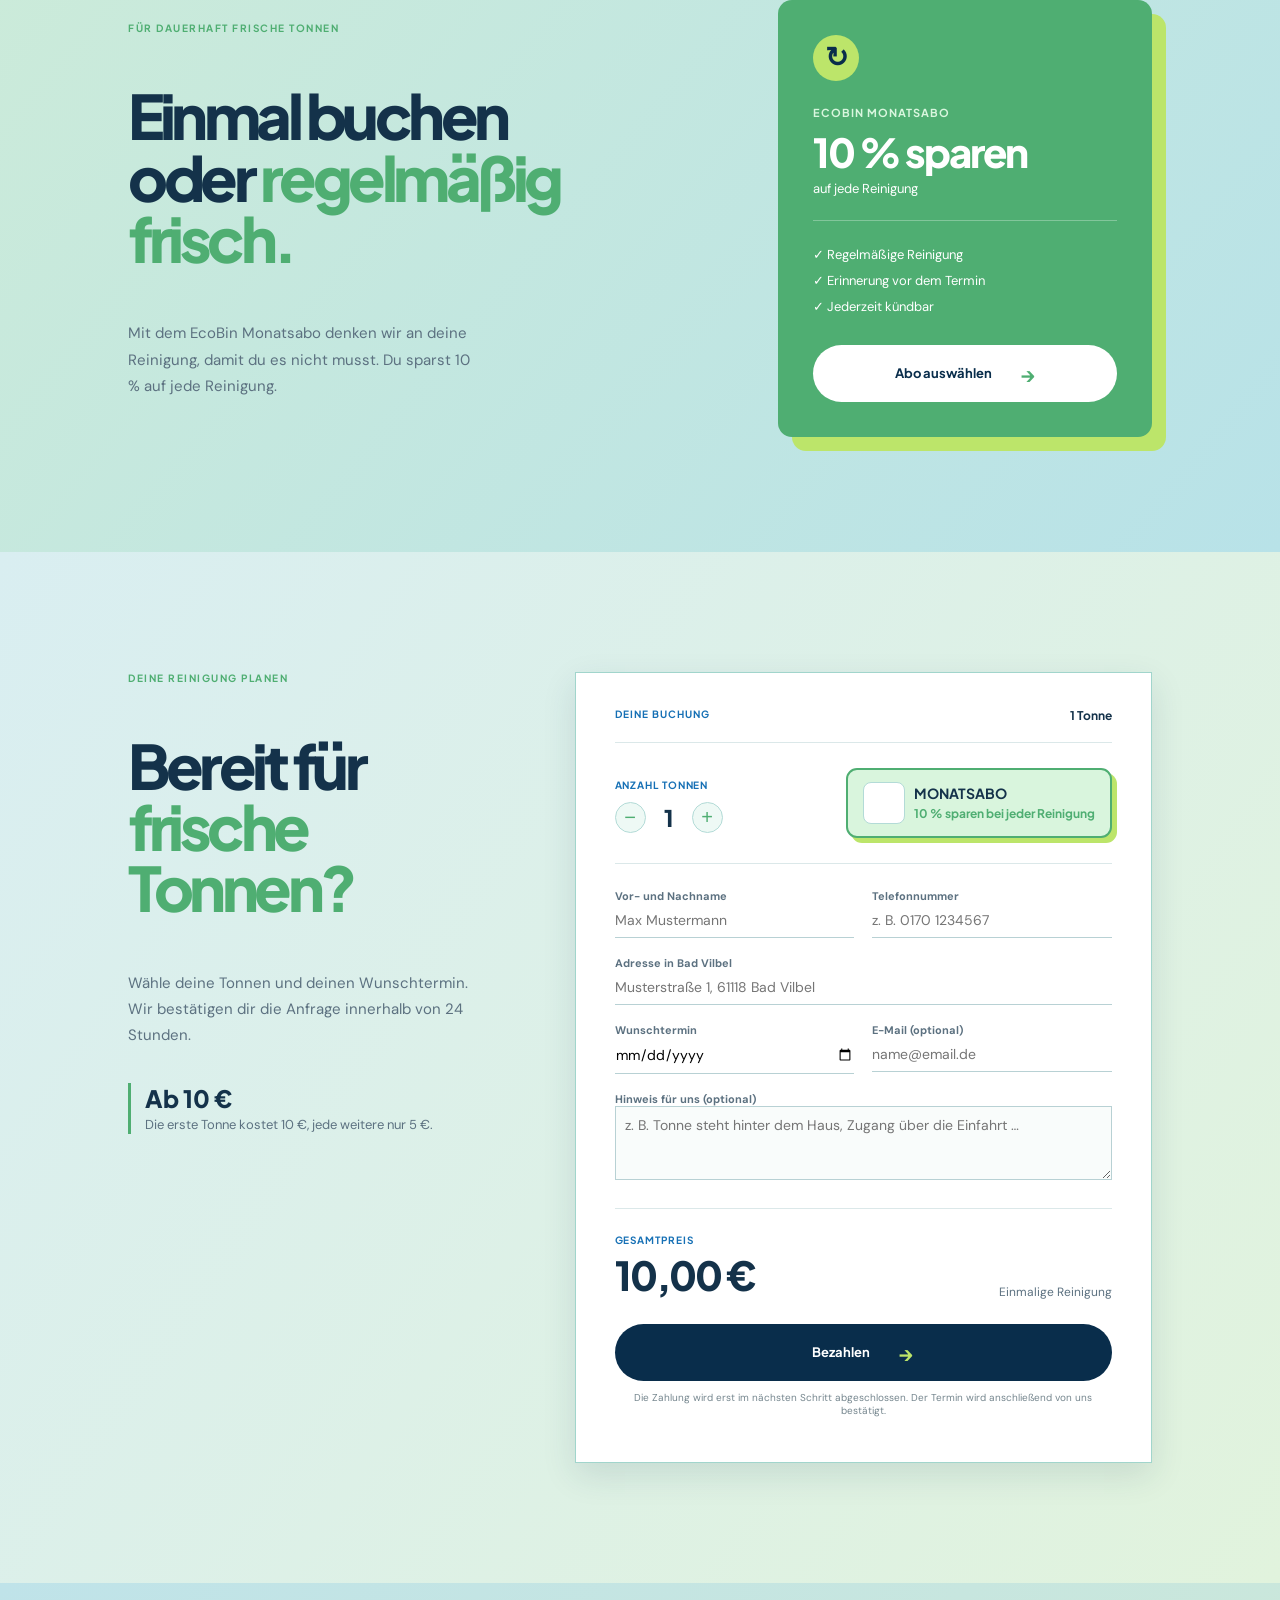
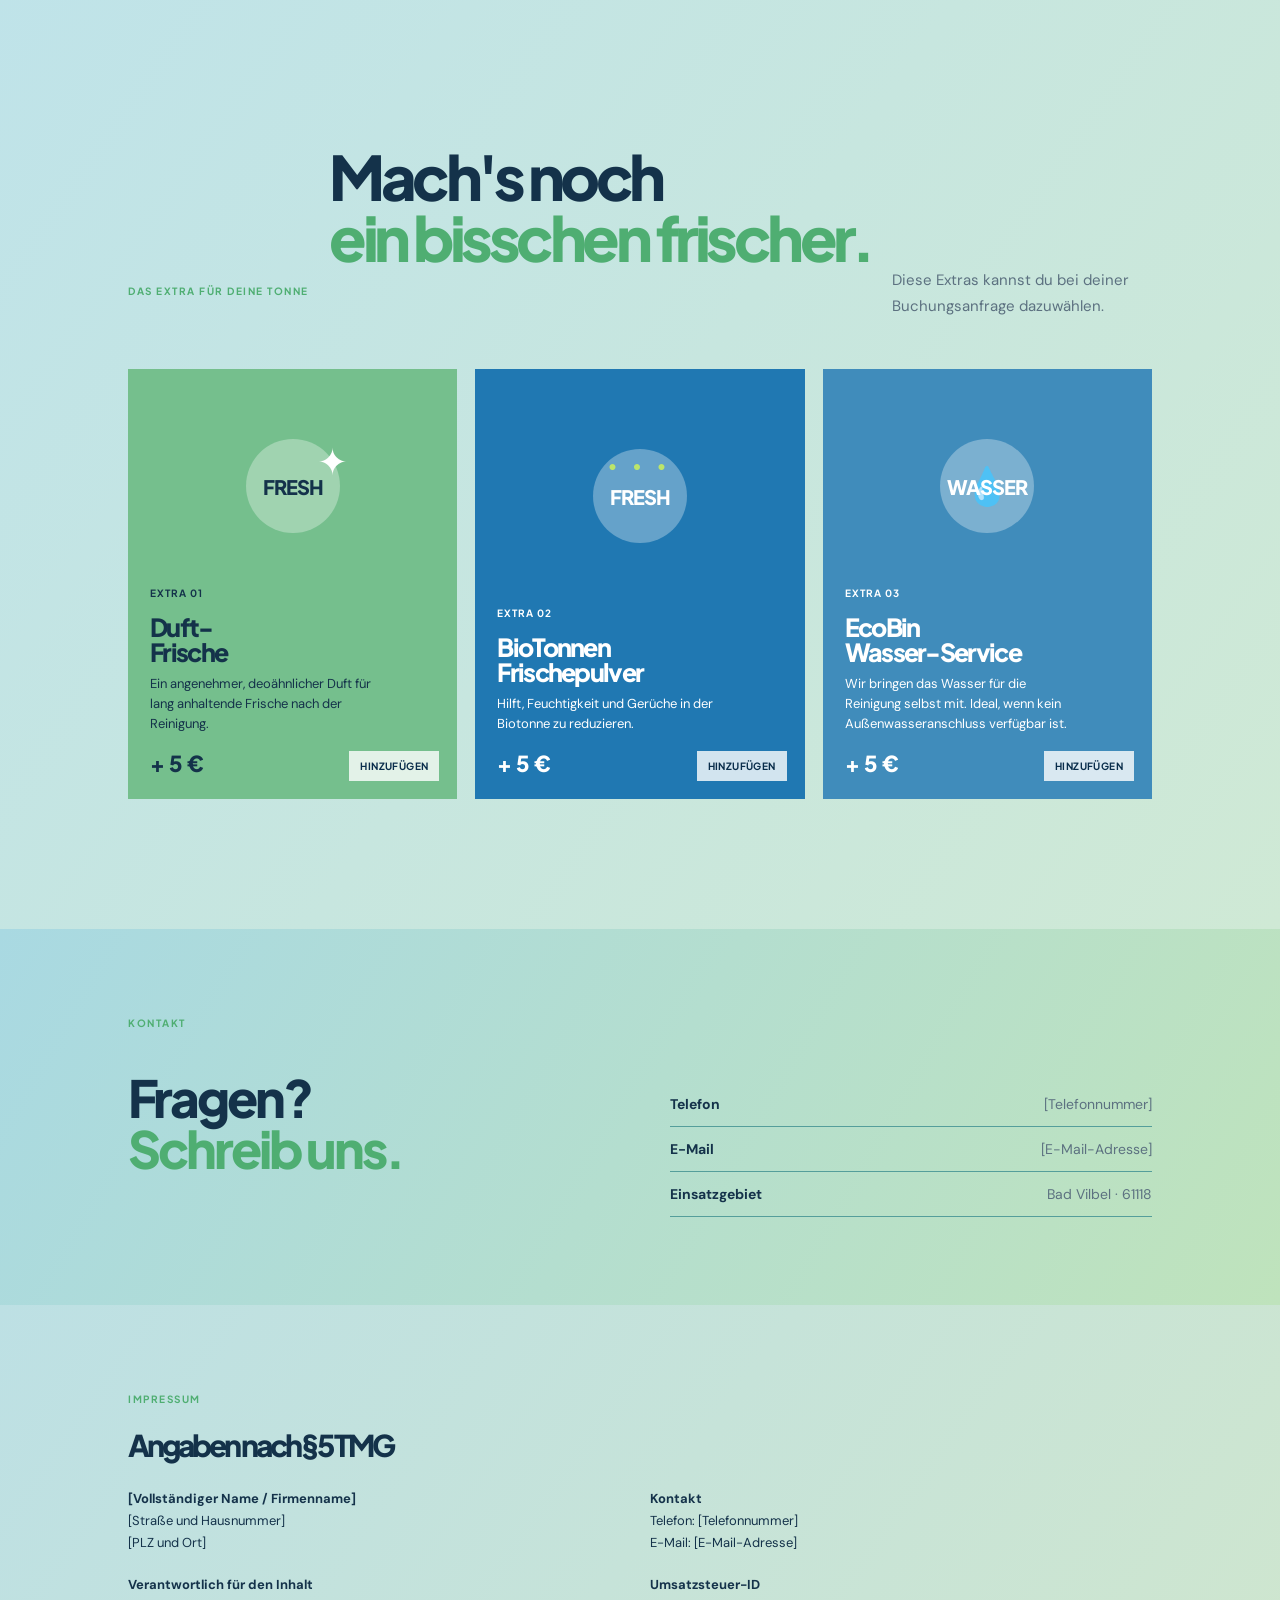
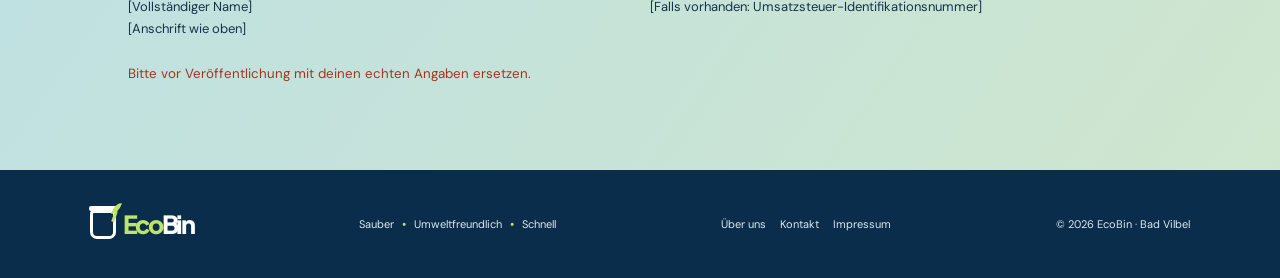
<file: outputs/index.html>
<!doctype html><html lang="de"><head><meta charset="UTF-8"><meta name="viewport" content="width=device-width,initial-scale=1"><title>EcoBin | Saubere Tonnen</title><link rel="preconnect" href="https://fonts.googleapis.com"><link rel="preconnect" href="https://fonts.gstatic.com" crossorigin><link href="https://fonts.googleapis.com/css2?family=DM+Sans:wght@400;500;600;700&family=Plus+Jakarta+Sans:wght@600;700;800&display=swap" rel="stylesheet"><link rel="stylesheet" href="styles.css"></head><body>
<header class="header"><a class="brand" href="#top"><span class="brand-mark"><i></i><b></b></span><span><em>Eco</em>Bin</span></a><button class="menu"><i></i><i></i></button><nav id="site-nav"><a href="#darum-ecobin">Darum EcoBin</a><a href="#abo">Monatsabo</a><a href="#extras">Extras</a></nav></header><main id="top">
<section class="hero"><div class="hero-copy"><p class="eyebrow">MÜLLTONNENREINIGUNG · BAD VILBEL</p><div class="hero-logo"><span class="hero-logo-mark"><i></i><b></b></span><h1><em>Eco</em>Bin</h1></div><p class="hero-slogan">Saubere Tonnen.<br><strong>Besser für die Umwelt.</strong></p><p class="lead">Wir reinigen deine Mülltonne gründlich, geruchsfrei und mit umweltbewussten Reinigungsmitteln – direkt bei dir vor Ort.</p><a class="button green-button" href="#buchen">Jetzt Reinigung buchen <span>→</span></a></div><div class="hero-art"><div class="halo"></div><div class="drop drop-one">●</div><div class="drop drop-two">●</div><div class="sparkle spark-one">✦</div><div class="sparkle spark-two">✦</div><div class="hero-bin"><div class="bin-lid"><i></i><i></i><i></i></div><div class="bin-body"><strong><em>Eco</em>Bin</strong><span>clean & green</span><b>✦</b></div><div class="bin-wheel one"></div><div class="bin-wheel two"></div></div></div></section>
<section class="why" id="darum-ecobin"><div class="why-art reveal"><div class="round-eco">ECO · CLEAN · CARE · ECO · CLEAN · CARE ·</div><span>♻</span></div><div class="why-copy reveal"><p class="eyebrow">DARUM ECOBIN</p><h2>Sauber<br><em>mit Haltung.</em></h2><div class="why-list"><article><b>01</b><div><h3>Umweltbewusst</h3><p>Wir setzen auf gut verträgliche Mittel und vermeiden unnötige Belastung.</p></div></article><article><b>02</b><div><h3>Gründlich</h3><p>Innen, außen, Deckel und Griffe: Wir reinigen dort, wo es wirklich zählt.</p></div></article><article><b>03</b><div><h3>Lokal</h3><p>Ein junger Service aus Bad Vilbel – freundlich, unkompliziert und fair.</p></div></article></div></div></section>
<section class="subscription" id="abo"><div class="subscription-copy reveal"><p class="eyebrow blue">FÜR DAUERHAFT FRISCHE TONNEN</p><h2>Einmal buchen<br>oder <em>regelmäßig frisch.</em></h2><p>Mit dem EcoBin Monatsabo denken wir an deine Reinigung, damit du es nicht musst. Du sparst 10 % auf jede Reinigung.</p></div><div class="abo-card reveal"><div class="abo-icon">↻</div><p>EcoBin Monatsabo</p><h3>10 % sparen</h3><span>auf jede Reinigung</span><ul><li>✓ Regelmäßige Reinigung</li><li>✓ Erinnerung vor dem Termin</li><li>✓ Jederzeit kündbar</li></ul><a href="#buchen" data-select-subscription class="button green-button">Abo auswählen <span>→</span></a></div></section>
<section class="booking" id="buchen"><div class="booking-title reveal"><p class="eyebrow blue">DEINE REINIGUNG PLANEN</p><h2>Bereit für<br><em>frische Tonnen?</em></h2><p>Wähle deine Tonnen und deinen Wunschtermin. Wir bestätigen dir die Anfrage innerhalb von 24 Stunden.</p><div class="price-rule"><b>Ab 10 €</b><span>Die erste Tonne kostet 10 €, jede weitere nur 5 €.</span></div></div><form id="booking-form" class="booking-form reveal"><div class="form-top"><span>DEINE BUCHUNG</span><strong id="summary-count">1 Tonne</strong></div><div class="quantity-row"><div><small>ANZAHL TONNEN</small><div class="quantity"><button type="button" data-change="-1">−</button><output id="bin-count">1</output><button type="button" data-change="1">+</button></div></div><label class="subscription-check"><input id="subscription-toggle" type="checkbox"><span></span><b>MONATSABO<br><small>10 % sparen bei jeder Reinigung</small></b></label></div><div class="form-grid"><label>Vor- und Nachname<input required name="name" placeholder="Max Mustermann"></label><label>Telefonnummer<input required name="phone" type="tel" inputmode="tel" placeholder="z. B. 0170 1234567"></label><label class="wide">Adresse in Bad Vilbel<input required name="address" placeholder="Musterstraße 1, 61118 Bad Vilbel"></label><label>Wunschtermin<input id="requested-date" required name="date" type="date"></label><label>E-Mail (optional)<input name="email" type="email" placeholder="name@email.de"></label><label class="wide">Hinweis für uns (optional)<textarea name="note" placeholder="z. B. Tonne steht hinter dem Haus, Zugang über die Einfahrt …"></textarea></label></div><p id="validation-message" class="validation-message" hidden></p><div class="booking-total"><div><small>GESAMTPREIS</small><strong id="total-price">10,00 €</strong></div><p id="price-note">Einmalige Reinigung</p></div><button class="button dark-button" type="submit">Bezahlen <span>→</span></button><p class="form-legal">Die Zahlung wird erst im nächsten Schritt abgeschlossen. Der Termin wird anschließend von uns bestätigt.</p></form></section>
<section class="extras" id="extras"><div class="extras-head reveal"><p class="eyebrow blue">DAS EXTRA FÜR DEINE TONNE</p><h2>Mach's noch<br><em>ein bisschen frischer.</em></h2><p>Diese Extras kannst du bei deiner Buchungsanfrage dazuwählen.</p></div><div class="extras-grid"><article class="extra-card green reveal"><div class="extra-art deodorizer"><span>✦</span><b>FRESH</b></div><div><small>EXTRA 01</small><h3>Duft-<br>Frische</h3><p>Ein angenehmer, deoähnlicher Duft für lang anhaltende Frische nach der Reinigung.</p><strong>+ 5 €</strong></div><label><input class="extra-input" type="checkbox" value="Duft-Frische" data-price="5"><span class="add-label">Hinzufügen</span></label></article><article class="extra-card blue reveal"><div class="extra-art bio-powder"><span>● ● ●</span><b>FRESH</b></div><div><small>EXTRA 02</small><h3>BioTonnen<br>Frischepulver</h3><p>Hilft, Feuchtigkeit und Gerüche in der Biotonne zu reduzieren.</p><strong>+ 5 €</strong></div><label><input class="extra-input" type="checkbox" value="BioTonnen Frischepulver" data-price="5"><span class="add-label">Hinzufügen</span></label></article><article class="extra-card water-card reveal"><div class="extra-art"><span>💧</span><b>WASSER</b></div><div><small>EXTRA 03</small><h3>EcoBin<br>Wasser-Service</h3><p>Wir bringen das Wasser für die Reinigung selbst mit. Ideal, wenn kein Außenwasseranschluss verfügbar ist.</p><strong>+ 5 €</strong></div><label><input id="water-extra" class="extra-input" type="checkbox" value="EcoBin Wasser-Service" data-price="5"><span class="add-label">Hinzufügen</span></label></article></div></section>
<section class="contact-section" id="kontakt"><div><p class="eyebrow blue">KONTAKT</p><h2>Fragen?<br><em>Schreib uns.</em></h2></div><div class="contact-details"><p><b>Telefon</b><span>[Telefonnummer]</span></p><p><b>E-Mail</b><span>[E-Mail-Adresse]</span></p><p><b>Einsatzgebiet</b><span>Bad Vilbel · 61118</span></p></div></section><section class="impressum" id="impressum"><p class="eyebrow blue">IMPRESSUM</p><h2>Angaben nach § 5 TMG</h2><div class="legal-grid"><p><b>[Vollständiger Name / Firmenname]</b><br>[Straße und Hausnummer]<br>[PLZ und Ort]</p><p><b>Kontakt</b><br>Telefon: [Telefonnummer]<br>E-Mail: [E-Mail-Adresse]</p><p><b>Verantwortlich für den Inhalt</b><br>[Vollständiger Name]<br>[Anschrift wie oben]</p><p><b>Umsatzsteuer-ID</b><br>[Falls vorhanden: Umsatzsteuer-Identifikationsnummer]</p></div><small>Bitte vor Veröffentlichung mit deinen echten Angaben ersetzen.</small></section></main>
<div id="water-modal" class="modal" hidden><div class="modal-card water-choice"><p class="eyebrow blue">WASSER FÜR DEINE REINIGUNG</p><h3>Wie können wir die Tonne reinigen?</h3><p>Für die Reinigung brauchen wir Wasser. Bitte wähle eine der beiden Möglichkeiten aus:</p><label><input type="radio" name="water-choice" value="customer"><span><b>Außenwasseranschluss / Anwesenheit</b><small>Ich bin im bestätigten Zeitfenster zu Hause oder ein Außenwasseranschluss ist zugänglich. + 0 €</small></span></label><label><input type="radio" name="water-choice" value="service"><span><b>EcoBin Wasser-Service</b><small>EcoBin bringt Wasser selbst mit. + 5 €</small></span></label><p id="water-error" class="validation-message" hidden>Bitte wähle eine Möglichkeit aus.</p><button id="water-confirm" class="button green-button" type="button">Weiter zur Zahlung <span>→</span></button></div></div>
<div id="extras-modal" class="modal" hidden><div class="modal-card"><button id="modal-close" type="button">×</button><p class="eyebrow blue">KLEINE EXTRAS, GROSSE FRISCHE</p><h3>Möchtest du deiner Tonne noch etwas Gutes tun?</h3><p>Du hast noch kein Extra ausgewählt. Ergänze deine Buchung mit einem Frische-Add-on – oder fahre ohne Extra fort.</p><div class="modal-options"><label><input id="modal-duft" type="checkbox"><span><b>Duft-Frische</b><small>+ 5 € · Frischer, deoähnlicher Duft</small></span></label><label><input id="modal-pulver" type="checkbox"><span><b>BioTonnen Frischepulver</b><small>+ 5 € · Hilft gegen Feuchtigkeit & Gerüche</small></span></label></div><div class="modal-actions"><button id="modal-continue" class="button green-button" type="button">Ohne Extra fortfahren</button><button id="modal-add" class="button dark-button" type="button">Auswahl hinzufügen</button></div></div></div>
<div id="payment-modal" class="modal" hidden><div class="modal-card"><button id="payment-close" type="button">×</button><p class="eyebrow blue">ZAHLUNG</p><h3>Fast geschafft.</h3><p>Deine Buchung beträgt <b id="payment-price">10,00 €</b>. Für echte Zahlungen muss hier noch PayPal oder Stripe verbunden werden.</p><div class="payment-method"><span>PayPal</span><small>Verbindung erforderlich</small></div><div class="payment-method"><span>Kreditkarte</span><small>Stripe-Verbindung erforderlich</small></div><button id="payment-notify" class="button dark-button" type="button">Buchungsdetails per E-Mail vorbereiten</button></div></div>
<footer><a class="brand" href="#top"><span class="brand-mark"><i></i><b></b></span><span><em>Eco</em>Bin</span></a><p>Sauber <b>•</b> Umweltfreundlich <b>•</b> Schnell</p><div><a href="#darum-ecobin">Über uns</a><a href="#kontakt">Kontakt</a><a href="#impressum">Impressum</a></div><small>© 2026 EcoBin · Bad Vilbel</small></footer><script src="script.js"></script></body></html>
</file>
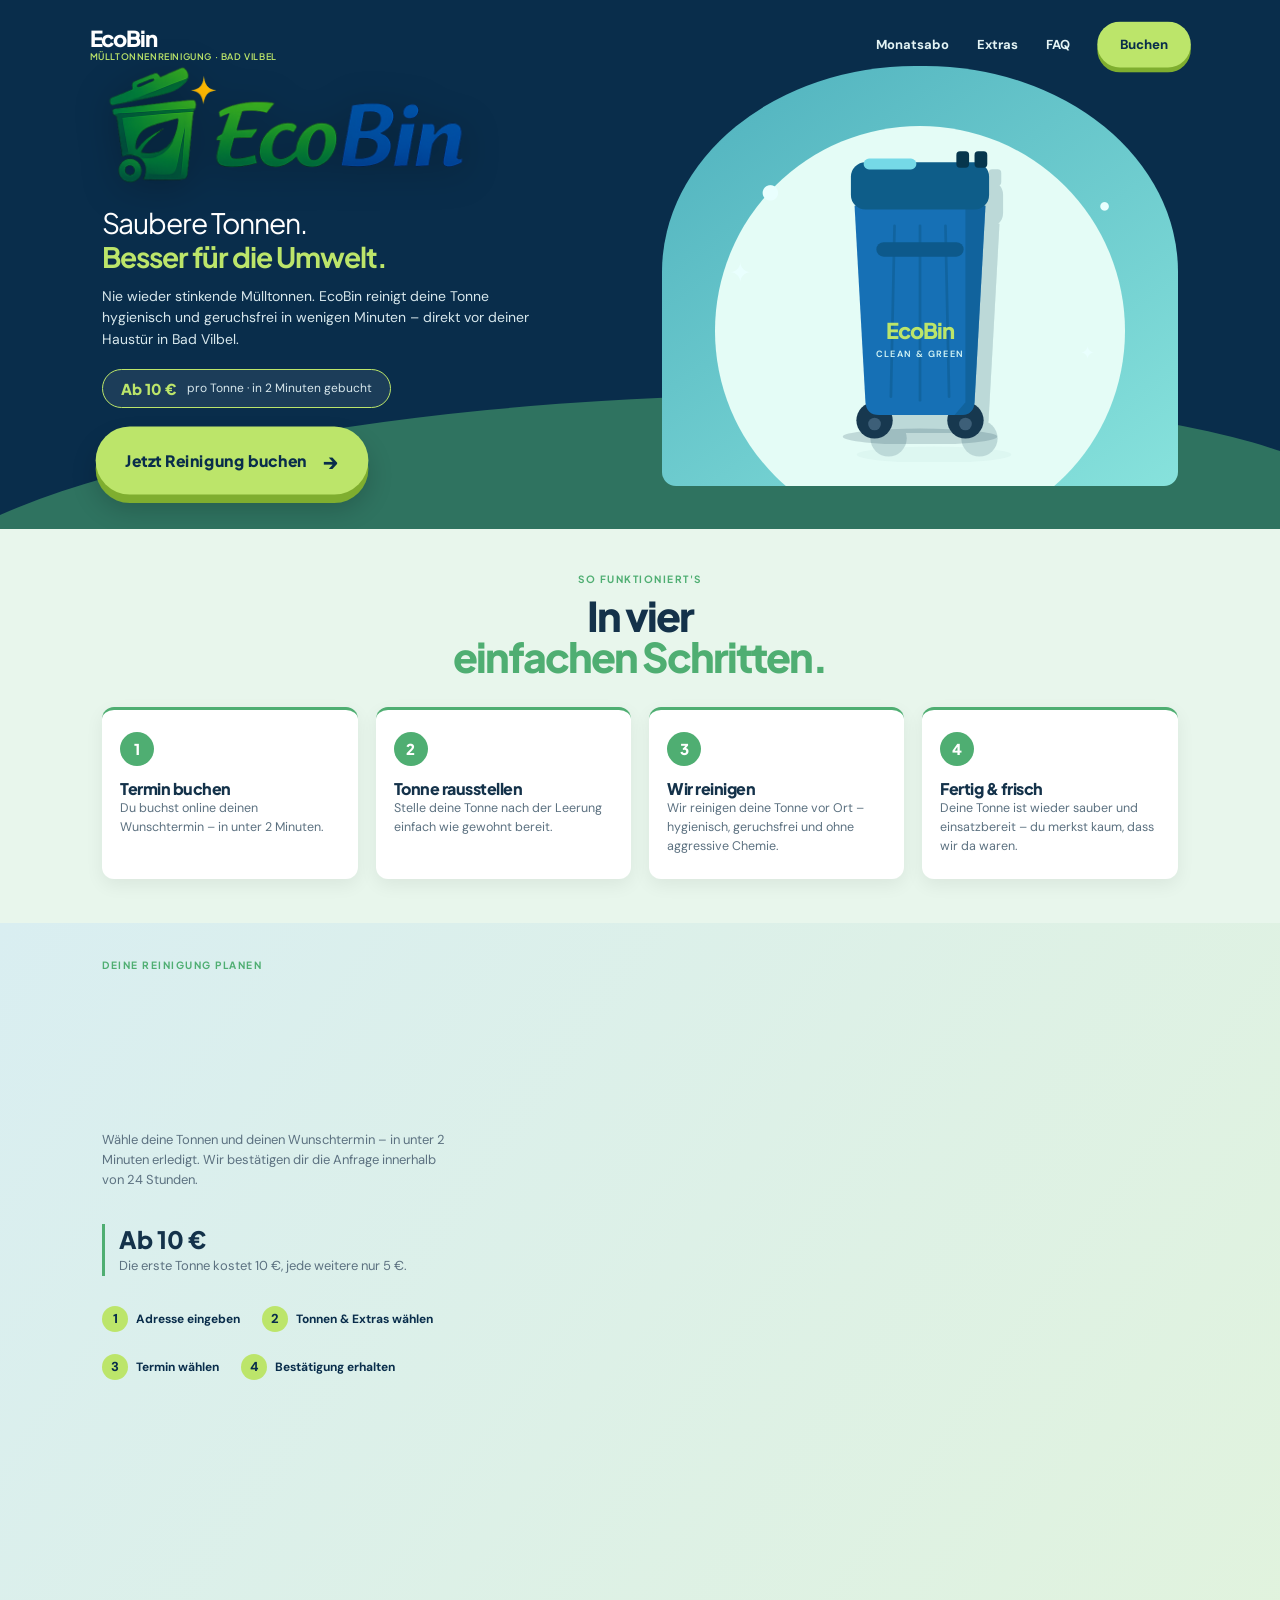
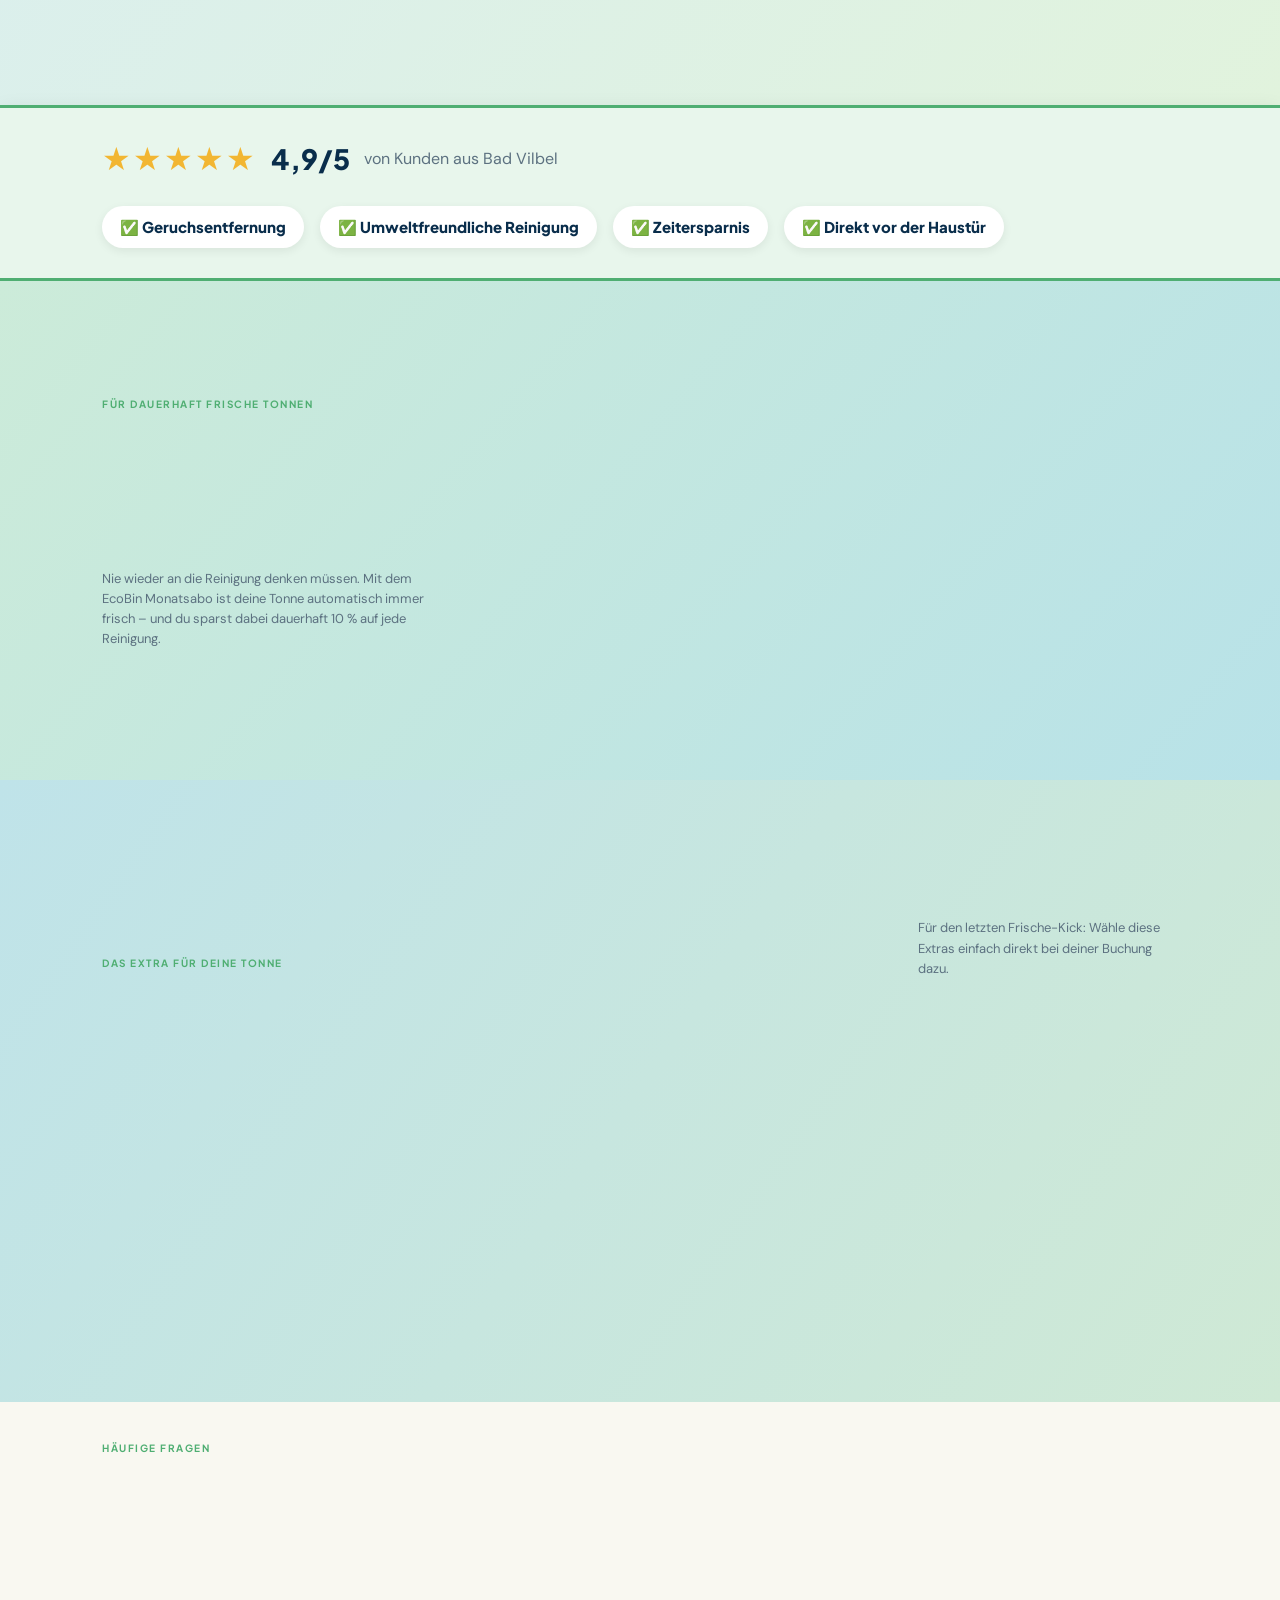
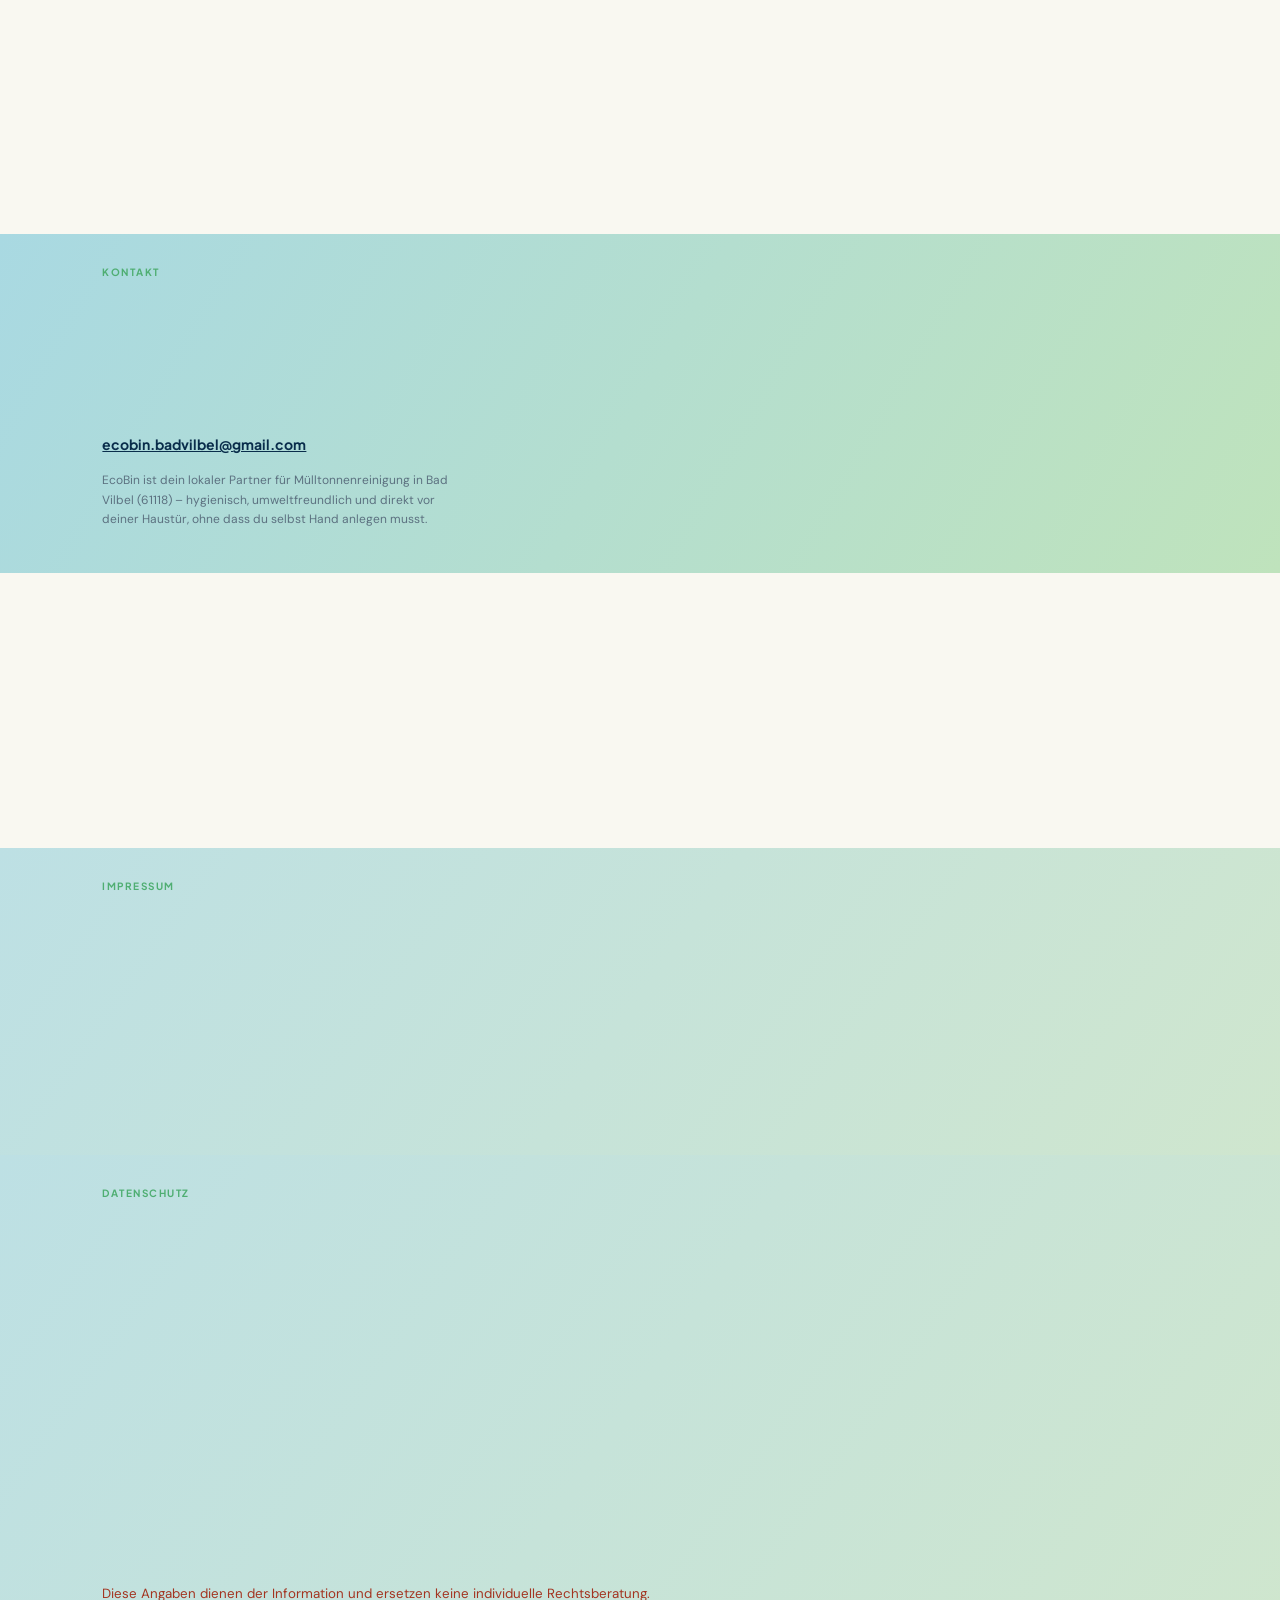
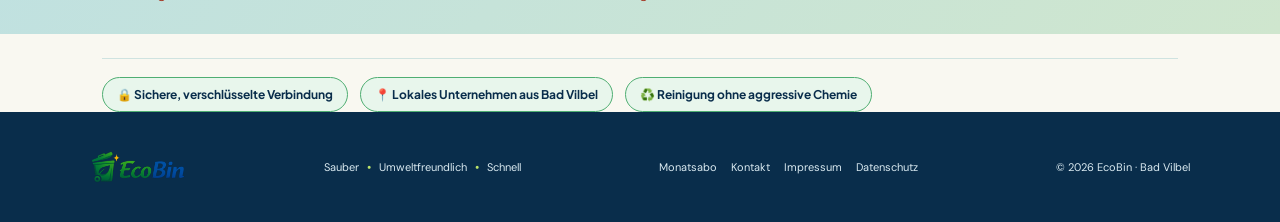
<file: website-sicher/index.html>
<!doctype html><html lang="de"><head><meta charset="UTF-8"><meta name="viewport" content="width=device-width,initial-scale=1"><title>Mülltonnenreinigung Bad Vilbel | EcoBin – saubere Tonnen ohne Gestank</title><meta name="description" content="EcoBin reinigt deine Mülltonne in Bad Vilbel (61118) hygienisch, geruchsfrei und umweltbewusst – direkt vor deiner Haustür. Jetzt Reinigung online buchen."><meta name="keywords" content="Mülltonnenreinigung Bad Vilbel, Biotonne reinigen lassen, Mülltonnen Waschservice Frankfurt Umgebung, Tonnenreinigung"><meta property="og:title" content="EcoBin | Mülltonnenreinigung Bad Vilbel"><meta property="og:description" content="Saubere Tonnen, besser für die Umwelt. Buche deine Mülltonnenreinigung in Bad Vilbel in wenigen Klicks."><meta property="og:type" content="website"><meta property="og:image" content="https://ecobin-badvilbel.de/logo.png"><meta property="og:locale" content="de_DE"><meta name="twitter:card" content="summary"><meta name="theme-color" content="#092d4b"><link rel="canonical" href="https://ecobin-badvilbel.de/"><link rel="icon" href="logo.png"><link rel="apple-touch-icon" href="logo.png"><link rel="preconnect" href="https://fonts.googleapis.com"><link rel="preconnect" href="https://fonts.gstatic.com" crossorigin><link href="https://fonts.googleapis.com/css2?family=DM+Sans:wght@400;500;600;700&family=Plus+Jakarta+Sans:wght@600;700;800&display=swap" rel="stylesheet"><link rel="stylesheet" href="styles.css"><script type="application/ld+json">{"@context":"https://schema.org","@type":"LocalBusiness","name":"EcoBin","description":"Mülltonnenreinigung in Bad Vilbel – hygienisch, geruchsfrei und umweltbewusst.","areaServed":{"@type":"City","name":"Bad Vilbel"},"address":{"@type":"PostalAddress","addressLocality":"Bad Vilbel","postalCode":"61118","addressCountry":"DE"},"priceRange":"€€"}</script></head><body>
<a class="skip-link" href="#top">Zum Inhalt springen</a>
<header class="header"><a class="brand" href="#top"><span>EcoBin</span><small class="brand-tag">Mülltonnenreinigung · Bad Vilbel</small></a><button class="menu" type="button" aria-label="Menü öffnen" aria-expanded="false" aria-controls="site-nav"><i></i><i></i></button><nav id="site-nav"><a href="#abo">Monatsabo</a><a href="#extras">Extras</a><a href="#faq">FAQ</a><a class="nav-button" href="#buchen">Buchen</a></nav></header><main id="top">
<section class="hero"><div class="hero-copy"><img class="hero-logo-img" src="logo.png" alt="EcoBin Logo" width="368" height="130"><p class="hero-slogan">Saubere Tonnen.<br><strong>Besser für die Umwelt.</strong></p><p class="lead">Nie wieder stinkende Mülltonnen. EcoBin reinigt deine Tonne hygienisch und geruchsfrei in wenigen Minuten – direkt vor deiner Haustür in Bad Vilbel.</p><div class="hero-price-badge"><b>Ab 10 €</b><span>pro Tonne · in 2 Minuten gebucht</span></div><a class="button green-button" href="#buchen">Jetzt Reinigung buchen <span>→</span></a></div><div class="hero-art"><div class="halo"></div><div class="drop drop-one">●</div><div class="drop drop-two">●</div><div class="sparkle spark-one">✦</div><div class="sparkle spark-two">✦</div><div class="hero-bin"><svg viewBox="0 0 200 330" xmlns="http://www.w3.org/2000/svg" role="img" aria-label="Blaue Mülltonne vor dem Haus"><ellipse cx="100" cy="322" rx="85" ry="9" fill="#04263d" opacity=".16"/><circle cx="50" cy="304" r="20" fill="#17384f"/><circle cx="150" cy="304" r="20" fill="#17384f"/><circle cx="50" cy="308" r="7" fill="#3d5f78"/><circle cx="150" cy="308" r="7" fill="#3d5f78"/><path d="M28,68 L172,68 L160,284 Q159,298 145,298 L55,298 Q41,298 40,284 Z" fill="#1670b5"/><path d="M150,68 L172,68 L160,284 Q159,298 145,298 L138,298 L150,284 Z" fill="#0d598b" opacity=".55"/><line x1="72" y1="90" x2="68" y2="278" stroke="#0d598b" stroke-width="3" opacity=".5" stroke-linecap="round"/><line x1="100" y1="90" x2="100" y2="282" stroke="#0d598b" stroke-width="3" opacity=".5" stroke-linecap="round"/><line x1="128" y1="90" x2="132" y2="278" stroke="#0d598b" stroke-width="3" opacity=".5" stroke-linecap="round"/><rect x="52" y="108" width="96" height="16" rx="8" fill="#0d598b"/><text x="100" y="215" text-anchor="middle" font-family="'Plus Jakarta Sans',sans-serif" font-weight="800" font-size="24" letter-spacing="-1" fill="#bce56a">EcoBin</text><text x="100" y="234" text-anchor="middle" font-family="'DM Sans',sans-serif" font-weight="600" font-size="10" letter-spacing="1.5" fill="#d5f6f6">CLEAN &amp; GREEN</text><rect x="24" y="20" width="152" height="52" rx="16" fill="#0e5d89"/><rect x="140" y="8" width="14" height="18" rx="4" fill="#06364d"/><rect x="160" y="8" width="14" height="18" rx="4" fill="#06364d"/><rect x="38" y="16" width="58" height="12" rx="6" fill="#75d9e7"/></svg></div></div></section>
<section class="process reveal" id="ablauf"><div class="process-head"><p class="eyebrow blue">SO FUNKTIONIERT'S</p><h2>In vier<br><em>einfachen Schritten.</em></h2></div><ol class="process-steps"><li><span>1</span><div><h3>Termin buchen</h3><p>Du buchst online deinen Wunschtermin – in unter 2 Minuten.</p></div></li><li><span>2</span><div><h3>Tonne rausstellen</h3><p>Stelle deine Tonne nach der Leerung einfach wie gewohnt bereit.</p></div></li><li><span>3</span><div><h3>Wir reinigen</h3><p>Wir reinigen deine Tonne vor Ort – hygienisch, geruchsfrei und ohne aggressive Chemie.</p></div></li><li><span>4</span><div><h3>Fertig &amp; frisch</h3><p>Deine Tonne ist wieder sauber und einsatzbereit – du merkst kaum, dass wir da waren.</p></div></li></ol></section>
<section class="booking" id="buchen"><div class="booking-title reveal"><p class="eyebrow blue">DEINE REINIGUNG PLANEN</p><h2>Bereit für<br><em>frische Tonnen?</em></h2><p>Wähle deine Tonnen und deinen Wunschtermin – in unter 2 Minuten erledigt. Wir bestätigen dir die Anfrage innerhalb von 24 Stunden.</p><div class="price-rule"><b>Ab 10 €</b><span>Die erste Tonne kostet 10 €, jede weitere nur 5 €.</span></div><ol class="steps"><li><b>1</b><span>Adresse eingeben</span></li><li><b>2</b><span>Tonnen &amp; Extras wählen</span></li><li><b>3</b><span>Termin wählen</span></li><li><b>4</b><span>Bestätigung erhalten</span></li></ol></div><form id="booking-form" class="booking-form reveal"><div class="form-top"><span>DEINE BUCHUNG</span><strong id="summary-count">1 Tonne</strong></div><div class="quantity-row"><div><small>ANZAHL TONNEN</small><div class="quantity"><button type="button" data-change="-1">−</button><output id="bin-count">1</output><button type="button" data-change="1">+</button></div></div><label class="subscription-check"><input id="subscription-toggle" type="checkbox"><span></span><b>MONATSABO<br><small>10 % sparen bei jeder Reinigung</small></b></label></div><div class="form-grid"><label>Vor- und Nachname<input required name="name" placeholder="Max Mustermann" autocomplete="name"></label><label class="wide">Adresse in Bad Vilbel<input required name="address" placeholder="Musterstraße 1, 61118 Bad Vilbel" autocomplete="street-address"></label><label>Wunschtermin <small class="closed-note">(dienstags &amp; donnerstags geschlossen)</small><input id="requested-date" required name="date" type="date"></label><label>E-Mail (optional)<input name="email" type="email" placeholder="name@email.de" autocomplete="email"></label><label class="wide">Hinweis für uns (optional)<textarea name="note" placeholder="z. B. Tonne steht hinter dem Haus, Zugang über die Einfahrt … Hier kannst du auch angeben, welche Tonne gereinigt werden soll."></textarea></label></div><p id="validation-message" class="validation-message" hidden></p><div class="booking-total"><div><small>GESAMTPREIS</small><strong id="total-price">10,00 €</strong></div><p id="price-note">Einmalige Reinigung</p></div><button class="button dark-button" type="submit">Bezahlen <span>→</span></button><p class="form-legal">Die Zahlung wird erst im nächsten Schritt abgeschlossen. Der Termin wird anschließend von uns bestätigt.</p></form></section>
<section class="trust-bar"><div class="trust-rating" role="img" aria-label="Bewertung 4,9 von 5 Sternen, von Kunden aus Bad Vilbel"><span class="stars" aria-hidden="true">★★★★★</span><b aria-hidden="true">4,9/5</b><span aria-hidden="true">von Kunden aus Bad Vilbel</span></div><ul class="trust-points"><li>✅ Geruchsentfernung</li><li>✅ Umweltfreundliche Reinigung</li><li>✅ Zeitersparnis</li><li>✅ Direkt vor der Haustür</li></ul></section>
<section class="subscription" id="abo"><div class="subscription-copy reveal"><p class="eyebrow blue">FÜR DAUERHAFT FRISCHE TONNEN</p><h2>Einmal buchen<br>oder <em>regelmäßig frisch.</em></h2><p>Nie wieder an die Reinigung denken müssen. Mit dem EcoBin Monatsabo ist deine Tonne automatisch immer frisch – und du sparst dabei dauerhaft 10 % auf jede Reinigung.</p></div><div class="abo-card reveal"><div class="abo-icon">↻</div><p>EcoBin Monatsabo</p><h3>10 % sparen</h3><span>auf jede Reinigung</span><ul><li>✓ Regelmäßige Reinigung</li><li>✓ Erinnerung vor dem Termin</li><li>✓ Jederzeit kündbar</li></ul><a href="#buchen" data-select-subscription class="button green-button">Abo auswählen <span>→</span></a></div></section>
<section class="extras" id="extras"><div class="extras-head reveal"><p class="eyebrow blue">DAS EXTRA FÜR DEINE TONNE</p><h2>Mach's noch<br><em>ein bisschen frischer.</em></h2><p>Für den letzten Frische-Kick: Wähle diese Extras einfach direkt bei deiner Buchung dazu.</p></div><div class="extras-grid"><article class="extra-card green reveal"><div class="extra-art deodorizer"><span>✦</span><b>FRESH</b></div><div><small>EXTRA 01</small><h3>Duft-<br>Frische</h3><p>Ein angenehmer, deoähnlicher Duft für lang anhaltende Frische nach der Reinigung.</p><strong>+ 5 €</strong></div><label><input class="extra-input" type="checkbox" value="Duft-Frische" data-price="5"><span class="add-label">Hinzufügen</span></label></article><article class="extra-card blue reveal"><div class="extra-art bio-powder"><span>● ● ●</span><b>FRESH</b></div><div><small>EXTRA 02</small><h3>BioTonnen<br>Frischepulver</h3><p>Hilft, Feuchtigkeit und Gerüche in der Biotonne zu reduzieren.</p><strong>+ 5 €</strong></div><label><input class="extra-input" type="checkbox" value="BioTonnen Frischepulver" data-price="5"><span class="add-label">Hinzufügen</span></label></article><article class="extra-card water-card reveal"><div class="extra-art"><span>💧</span><b>WASSER</b></div><div><small>EXTRA 03</small><h3>EcoBin<br>Wasser-Service</h3><p>Wir bringen das Wasser für die Reinigung selbst mit. Ideal, wenn kein Außenwasseranschluss verfügbar ist.</p><strong>+ 5 €</strong></div><label><input id="water-extra" class="extra-input" type="checkbox" value="EcoBin Wasser-Service" data-price="5"><span class="add-label">Hinzufügen</span></label></article></div></section>
<section class="faq" id="faq"><div class="faq-head reveal"><p class="eyebrow blue">HÄUFIGE FRAGEN</p><h2>Noch<br><em>Fragen?</em></h2></div><div class="faq-list reveal"><details><summary>Wie lange dauert die Reinigung?</summary><p>In der Regel ist deine Tonne innerhalb weniger Minuten wieder sauber und einsatzbereit – du merkst kaum, dass wir da waren.</p></details><details><summary>Welche Tonnen werden gereinigt?</summary><p>Wir reinigen Rest-, Bio- und Papiertonnen aller gängigen Größen. Bei Bedarf sprich uns einfach im Hinweisfeld deiner Buchung an.</p></details><details><summary>Welche Reinigungsmittel benutzt ihr?</summary><p>Wir reinigen mit Zitronensäure, Natron und Essig – bewährte, umweltfreundliche Hausmittel, die zuverlässig Kalk, Schmutz und Gerüche entfernen, ohne unnötig zu belasten.</p></details><details><summary>Muss ich bei der Reinigung zu Hause sein?</summary><p>Nur wenn kein Außenwasseranschluss verfügbar ist. Alternativ bringt unser Wasser-Service das Wasser einfach selbst mit.</p></details><details><summary>Was passiert bei Regen?</summary><p>Regen ist kein Problem – deine Tonne wird trotzdem gereinigt. Nur bei Unwetter oder Sturm verschieben wir den Termin kurzfristig und melden uns rechtzeitig bei dir.</p></details></div></section>
<section class="contact-section" id="kontakt"><div><p class="eyebrow blue">KONTAKT</p><h2>Fragen?<br><em>Schreib uns.</em></h2><p><a class="email-link" href="mailto:ecobin.badvilbel@gmail.com">ecobin.badvilbel@gmail.com</a></p><p class="seo-text">EcoBin ist dein lokaler Partner für Mülltonnenreinigung in Bad Vilbel (61118) – hygienisch, umweltfreundlich und direkt vor deiner Haustür, ohne dass du selbst Hand anlegen musst.</p></div><div class="contact-details"><p><b>E-Mail</b><span><a href="mailto:ecobin.badvilbel@gmail.com">ecobin.badvilbel@gmail.com</a></span></p><p><b>Öffnungszeiten</b><span>Montag, Mittwoch, Freitag 15:00–18:00 Uhr<br>Samstag–Sonntag 13:00–20:00 Uhr</span></p><p><b>Einsatzgebiet</b><span>Bad Vilbel · 61118</span></p></div></section>
<section class="map-section reveal"><iframe title="EcoBin Einsatzgebiet Bad Vilbel" loading="lazy" referrerpolicy="no-referrer-when-downgrade" src="https://www.google.com/maps?q=Bad+Vilbel,61118&output=embed"></iframe></section>
<section class="impressum" id="impressum"><p class="eyebrow blue">IMPRESSUM</p><h2>Angaben nach § 5 TMG</h2><div class="legal-grid"><p><b>EcoBin</b><br>Hollerweg 1<br>61118 Bad Vilbel</p><p><b>Kontakt</b><br><a href="mailto:ecobin.badvilbel@gmail.com">ecobin.badvilbel@gmail.com</a></p><p><b>Verantwortlich für den Inhalt</b><br>Mika Back<br>Hollerweg 1, 61118 Bad Vilbel<br>Gesetzlich vertreten durch Florian Back</p></div></section><section class="impressum" id="datenschutz"><p class="eyebrow blue">DATENSCHUTZ</p><h2>Datenschutzerklärung</h2><div class="legal-grid"><p><b>Verantwortlich</b><br>EcoBin – Mika Back<br>Hollerweg 1, 61118 Bad Vilbel<br>Gesetzlich vertreten durch Florian Back<br><a href="mailto:ecobin.badvilbel@gmail.com">ecobin.badvilbel@gmail.com</a></p><p><b>Welche Daten wir verarbeiten</b><br>Wenn du das Buchungsformular absendest, öffnet sich dein E-Mail-Programm mit deinen Angaben (Name, Adresse, Wunschtermin, optional E-Mail und Hinweis). Diese Daten erreichen uns erst, wenn du die E-Mail selbst abschickst. Wir nutzen sie ausschließlich, um deine Tonnenreinigung zu planen und dich zu kontaktieren.</p><p><b>Hosting</b><br>Diese Website wird über GitHub Pages (GitHub, Inc.) bereitgestellt. Beim Aufruf werden technisch notwendige Zugriffsdaten (z. B. IP-Adresse) durch den Hoster verarbeitet. Details: github.com/privacy.</p><p><b>Zahlung über PayPal</b><br>Für Zahlungen nutzen wir PayPal (PayPal (Europe) S.à r.l. et Cie, S.C.A., Luxemburg). Deine Zahlungsdaten werden direkt von PayPal verarbeitet – nicht von uns. Es gilt die Datenschutzerklärung von PayPal.</p><p><b>Cookies &amp; Tracking</b><br>Diese Website setzt keine Tracking- oder Werbe-Cookies und bindet keine Analyse-Dienste ein.</p><p><b>Deine Rechte</b><br>Du hast das Recht auf Auskunft, Berichtigung und Löschung deiner bei uns gespeicherten Daten. Melde dich dafür einfach per E-Mail bei uns.</p></div><small>Diese Angaben dienen der Information und ersetzen keine individuelle Rechtsberatung.</small></section>
<section class="mini-trust reveal"><ul><li>🔒 Sichere, verschlüsselte Verbindung</li><li>📍 Lokales Unternehmen aus Bad Vilbel</li><li>♻️ Reinigung ohne aggressive Chemie</li></ul></section></main>
<div id="water-modal" class="modal" hidden><div class="modal-card water-choice"><p class="eyebrow blue">WASSER FÜR DEINE REINIGUNG</p><h3>Wie können wir die Tonne reinigen?</h3><p>Für die Reinigung brauchen wir Wasser. Bitte wähle eine der beiden Möglichkeiten aus:</p><label><input type="radio" name="water-choice" value="customer"><span><b>Außenwasseranschluss / Anwesenheit</b><small>Ich bin im bestätigten Zeitfenster zu Hause oder ein Außenwasseranschluss ist zugänglich. + 0 €</small></span></label><label><input type="radio" name="water-choice" value="service"><span><b>EcoBin Wasser-Service</b><small>EcoBin bringt Wasser selbst mit. + 5 €</small></span></label><p id="water-error" class="validation-message" hidden>Bitte wähle eine Möglichkeit aus.</p><button id="water-confirm" class="button green-button" type="button">Weiter zur Zahlung <span>→</span></button></div></div>
<div id="extras-modal" class="modal" hidden><div class="modal-card"><button id="modal-close" type="button">×</button><p class="eyebrow blue">KLEINE EXTRAS, GROSSE FRISCHE</p><h3>Möchtest du deiner Tonne noch etwas Gutes tun?</h3><p>Wähle deine Extras – oder fahre ohne Änderung fort.</p><div class="modal-options"><label><input id="modal-duft" type="checkbox"><span><b>Duft-Frische</b><small>+ 5 € · Frischer, deoähnlicher Duft</small></span></label><label><input id="modal-pulver" type="checkbox"><span><b>BioTonnen Frischepulver</b><small>+ 5 € · Hilft gegen Feuchtigkeit & Gerüche</small></span></label></div><div class="modal-actions"><button id="modal-continue" class="button green-button" type="button">Ohne Änderung fortfahren</button><button id="modal-add" class="button dark-button" type="button">Auswahl übernehmen</button></div></div></div>
<div id="payment-modal" class="modal" hidden><div class="modal-card"><button id="payment-close" type="button">×</button><p class="eyebrow blue">ZAHLUNG</p><h3>Fast geschafft.</h3><p>Deine Buchung beträgt <b id="payment-price">10,00 €</b>. Für echte Zahlungen muss hier noch PayPal oder Stripe verbunden werden.</p><div class="payment-method"><span>PayPal</span><small>Verbindung erforderlich</small></div><div class="payment-method"><span>Kreditkarte</span><small>Stripe-Verbindung erforderlich</small></div></div></div>
<footer><a class="brand" href="#top"><img class="footer-logo-img" src="logo.png" alt="EcoBin Logo" width="96" height="34"></a><p>Sauber <b>•</b> Umweltfreundlich <b>•</b> Schnell</p><div><a href="#abo">Monatsabo</a><a href="#kontakt">Kontakt</a><a href="#impressum">Impressum</a><a href="#datenschutz">Datenschutz</a></div><small>© 2026 EcoBin · Bad Vilbel</small></footer><a href="#buchen" class="sticky-cta">Jetzt buchen <span>→</span></a>
<script src="script.js"></script><script src="paypal.js"></script></body></html>
</file>
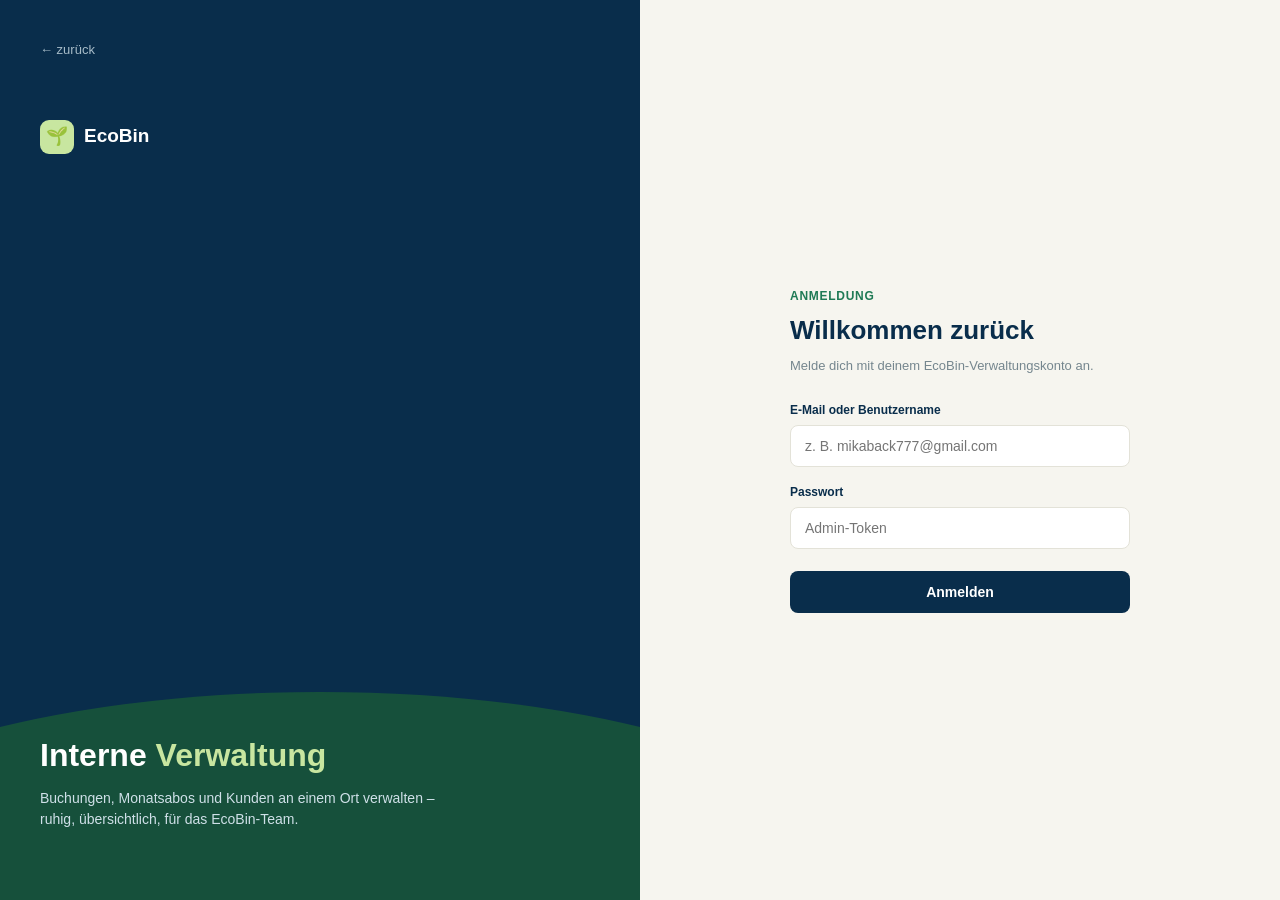
<file: admin-index.html>
<!DOCTYPE html>
<html lang="de">
<head>
<meta charset="UTF-8">
<meta name="viewport" content="width=device-width, initial-scale=1.0">
<meta name="robots" content="noindex, nofollow">
<title>EcoBin – Verwaltung</title>
<style>
  :root{
    --green:#1f7a55; --green-dark:#18553a; --lime:#c8e6a0;
    --navy:#092d4b; --navy-2:#0d3a5f; --muted:#75868e; --bg:#f6f5ef; --line:#e3e2d8;
    --danger:#c62828; --danger-bg:#fdecea; --ok-bg:#eaf7ef;
    --card:#ffffff;
  }
  *{box-sizing:border-box}
  body{margin:0;font:14px/1.5 -apple-system,BlinkMacSystemFont,"Segoe UI",Roboto,Arial,sans-serif;background:var(--bg);color:var(--navy)}
  a{color:inherit}
  button{font-family:inherit}

  /* ---------- Login ---------- */
  #login-screen{min-height:100vh;display:flex}
  .login-left{flex:1;background:var(--navy);color:#fff;position:relative;overflow:hidden;padding:40px;display:flex;flex-direction:column;min-height:100vh}
  .login-left .wave{position:absolute;left:0;right:0;bottom:0;height:160px;background:var(--green-dark);border-radius:50% 50% 0 0/100px 100px 0 0;transform:scale(1.6);opacity:.9}
  .back-link{font-size:13px;color:#cfe0e8;text-decoration:none;opacity:.8}
  .back-link:hover{opacity:1}
  .login-logo{display:flex;align-items:center;gap:10px;margin-top:60px}
  .login-logo .mark{width:34px;height:34px;border-radius:9px;background:var(--lime);display:flex;align-items:center;justify-content:center;font-size:18px}
  .login-logo b{font-size:19px}
  .login-hero{margin-top:auto;position:relative;z-index:2;max-width:420px}
  .login-hero h1{font-size:32px;line-height:1.2;margin:0 0 14px}
  .login-hero h1 span{color:var(--lime)}
  .login-hero p{color:#cfe0e8;font-size:14px;margin:0 0 30px}

  .login-right{flex:1;display:flex;align-items:center;justify-content:center;padding:40px;background:var(--bg)}
  .login-form{max-width:340px;width:100%}
  .eyebrow{color:var(--green);font-weight:700;font-size:12px;letter-spacing:.06em;text-transform:uppercase}
  .login-form h2{font-size:26px;margin:6px 0 6px;color:var(--navy)}
  .login-form>p{color:var(--muted);font-size:13px;margin:0 0 26px}
  .field{margin-bottom:16px}
  .field label{display:block;font-size:12px;font-weight:700;color:var(--navy);margin-bottom:6px}
  .field input{width:100%;padding:12px 14px;border:1px solid var(--line);border-radius:8px;font-size:14px;background:#fff}
  .field input:focus{outline:2px solid var(--green);outline-offset:1px}
  #login-btn{width:100%;padding:13px;border:0;border-radius:8px;background:var(--navy);color:#fff;font-weight:700;cursor:pointer;font-size:14px;margin-top:6px}
  #login-btn:disabled{opacity:.6;cursor:default}
  .login-error{color:var(--danger);background:var(--danger-bg);border-radius:8px;padding:9px 12px;font-size:12.5px;margin:0 0 14px;display:none}

  /* ---------- App shell ---------- */
  #app{display:none;min-height:100vh}
  .shell{display:flex;min-height:100vh}
  .sidebar{width:230px;flex-shrink:0;background:var(--navy);color:#fff;display:flex;flex-direction:column;padding:20px 14px}
  .sb-logo{display:flex;align-items:center;gap:10px;padding:6px 8px 22px}
  .sb-logo .mark{width:30px;height:30px;border-radius:8px;background:var(--lime);display:flex;align-items:center;justify-content:center;font-size:15px}
  .sb-logo .name{font-weight:800;font-size:15px;line-height:1.15}
  .sb-logo .sub{font-size:9.5px;letter-spacing:.08em;color:#9fb3c2;text-transform:uppercase}
  nav.sb-nav{display:flex;flex-direction:column;gap:3px}
  .sb-item{display:flex;align-items:center;gap:10px;padding:10px 12px;border-radius:9px;color:#cfe0e8;text-decoration:none;font-size:13.5px;font-weight:600;cursor:pointer;border:0;background:none;text-align:left;width:100%}
  .sb-item .ic{width:18px;text-align:center}
  .sb-item:hover{background:#ffffff14}
  .sb-item.active{background:var(--green);color:#fff}
  .sb-badge{margin-left:auto;background:var(--danger);color:#fff;font-size:10px;border-radius:9px;padding:1px 7px;font-weight:700}
  .sb-footer{margin-top:auto;display:flex;align-items:center;gap:10px;padding:10px 8px;border-top:1px solid #ffffff1f}
  .avatar{width:32px;height:32px;border-radius:50%;background:var(--lime);color:var(--green-dark);display:flex;align-items:center;justify-content:center;font-weight:800;font-size:12.5px;flex-shrink:0}
  .sb-footer .who{flex:1;min-width:0}
  .sb-footer .who b{display:block;font-size:12.5px}
  .sb-footer .who span{display:block;font-size:10.5px;color:#9fb3c2;overflow:hidden;text-overflow:ellipsis;white-space:nowrap}
  .sb-footer button{background:none;border:0;color:#9fb3c2;cursor:pointer;font-size:15px;padding:4px}
  .sb-footer button:hover{color:#fff}

  .main-wrap{flex:1;min-width:0}
  header.topbar{background:#fff;border-bottom:1px solid var(--line);padding:16px 28px;display:flex;align-items:center;justify-content:space-between}
  header.topbar h1{font-size:19px;margin:0}
  header.topbar p{margin:2px 0 0;color:var(--muted);font-size:12.5px}
  .refresh-btn{border:1px solid var(--line);background:#fff;padding:8px 14px;border-radius:20px;cursor:pointer;font-size:12.5px;font-weight:700;color:var(--navy)}
  .refresh-btn:hover{background:#f2f2ec}

  main.content{padding:26px 28px 50px;max-width:1180px}
  .greet h2{font-size:23px;margin:0 0 4px}
  .greet p{color:var(--muted);margin:0 0 22px;font-size:13.5px}

  .stat-grid{display:grid;grid-template-columns:repeat(4,1fr);gap:14px;margin-bottom:24px}
  .stat-card{background:var(--card);border:1px solid var(--line);border-radius:12px;padding:16px 18px}
  .stat-card .lbl{font-size:10.5px;font-weight:800;letter-spacing:.05em;color:var(--muted);text-transform:uppercase}
  .stat-card .val{font-size:26px;font-weight:800;color:var(--navy);margin:8px 0 3px}
  .stat-card .sub{font-size:11.5px;color:var(--muted)}
  .stat-card .sub.warn{color:#9a6700}
  .stat-card .sub.ok{color:var(--green-dark)}

  .grid2{display:grid;grid-template-columns:2fr 1fr;gap:16px;align-items:start;margin-bottom:16px}
  .panel{background:var(--card);border:1px solid var(--line);border-radius:12px;padding:18px 20px}
  .panel-head{display:flex;align-items:center;justify-content:space-between;margin-bottom:12px}
  .panel-head h3{margin:0;font-size:15.5px}
  .small-btn{border:1px solid var(--line);background:#fff;padding:6px 13px;border-radius:16px;font-size:12px;font-weight:700;cursor:pointer;color:var(--navy)}
  .small-btn:hover{background:#f2f2ec}

  table.tbl{width:100%;border-collapse:collapse}
  table.tbl th{text-align:left;font-size:10.5px;letter-spacing:.04em;color:var(--muted);text-transform:uppercase;padding:8px 8px;border-bottom:1px solid var(--line)}
  table.tbl td{padding:11px 8px;border-bottom:1px solid var(--line);font-size:13px;vertical-align:middle}
  table.tbl tr:last-child td{border-bottom:0}
  .cust b{font-weight:700}
  .price{font-weight:700;color:var(--green-dark)}
  .pill{font-size:11px;font-weight:700;padding:3px 10px;border-radius:11px;white-space:nowrap;display:inline-block}
  .pill-new{background:#e6f0fb;color:#1b5fa8}
  .pill-ok{background:var(--ok-bg);color:var(--green-dark)}
  .pill-done{background:#eef0ee;color:var(--muted)}
  .pill-rej{background:var(--danger-bg);color:var(--danger)}
  .pill-paid{background:var(--ok-bg);color:var(--green-dark)}
  .pill-pause{background:#fdf3e0;color:#9a6700}

  .notif{padding:11px 0;border-bottom:1px solid var(--line);font-size:12.5px}
  .notif:last-child{border-bottom:0}
  .notif .pill{margin-bottom:5px}
  .notif .msg{color:var(--navy)}
  .notif .time{color:var(--muted);font-size:11px;margin-top:3px}

  .cal-toolbar{display:flex;align-items:center;justify-content:space-between;margin-bottom:18px;flex-wrap:wrap;gap:10px}
  .cal-nav{display:flex;align-items:center;gap:8px}
  .cal-nav-btn{border:1px solid var(--line);background:#fff;width:36px;height:36px;border-radius:8px;cursor:pointer;font-size:14px;color:var(--navy);display:flex;align-items:center;justify-content:center}
  .cal-nav-btn:hover{background:#f2f2ec}
  .cal-today-btn{border:1px solid var(--line);background:#fff;padding:8px 16px;border-radius:8px;cursor:pointer;font-size:13px;font-weight:700;color:var(--navy)}
  .cal-today-btn:hover{background:#f2f2ec}
  .cal-title{font-size:17px;font-weight:800;text-align:center;flex:1}
  .cal-view-toggle{display:flex;gap:4px;border:1px solid var(--line);border-radius:8px;padding:3px;background:#fff}
  .cal-view-btn{border:0;background:transparent;padding:7px 16px;border-radius:6px;cursor:pointer;font-size:13px;font-weight:700;color:var(--navy)}
  .cal-view-btn.active{background:var(--navy);color:#fff}

  .cal-grid{display:grid;grid-template-columns:repeat(7,1fr);gap:1px;border:1px solid var(--line);border-radius:12px;overflow:hidden;background:var(--line)}
  .cal-dayhead{background:var(--card);padding:10px 8px;text-align:center;font-size:11px;font-weight:800;letter-spacing:.05em;color:var(--muted);text-transform:uppercase}
  .cal-cell{background:#fff;min-height:112px;padding:10px;display:flex;flex-direction:column;gap:6px}
  .cal-cell.out-month{background:#fbfbf8}
  .cal-cell.out-month .cal-daynum{color:#c7c9c2}
  .cal-cell.has-events{background:var(--ok-bg)}
  .cal-cell.today{outline:2px solid var(--green);outline-offset:-2px}
  .cal-daynum{align-self:flex-end;font-size:13px;font-weight:700;color:var(--navy)}
  .cal-event{background:#fff;border-radius:7px;padding:6px 8px;font-size:11px;box-shadow:0 0 0 1px var(--line) inset}
  .cal-event-top{display:flex;align-items:center;gap:5px;margin-bottom:3px}
  .cal-dot{width:7px;height:7px;border-radius:50%;flex-shrink:0}
  .cal-name{font-weight:700;color:var(--navy);white-space:nowrap;overflow:hidden;text-overflow:ellipsis}
  .cal-event-bottom{display:flex;align-items:center;justify-content:space-between;gap:6px}
  .cal-price{font-weight:700;color:var(--navy)}
  .cal-status{font-weight:700;font-size:10px;white-space:nowrap}

  .pf-tabs{display:flex;gap:8px;margin-bottom:18px;flex-wrap:wrap}
  .pf-tab{display:flex;align-items:center;gap:8px;border:1px solid var(--line);background:#fff;padding:9px 16px;border-radius:10px;font-size:13px;font-weight:700;color:var(--navy);cursor:pointer}
  .pf-tab:hover{background:#f2f2ec}
  .pf-tab.active{background:var(--navy);color:#fff;border-color:var(--navy)}
  .pf-tab .cnt{background:#eef0ee;color:var(--navy);border-radius:9px;padding:1px 8px;font-size:11px;font-weight:800}
  .pf-tab.active .cnt{background:#ffffff2e;color:#fff}

  .mail-card{background:var(--card);border:1px solid var(--line);border-radius:12px;padding:16px 20px;margin-bottom:14px}
  .mail-card h4{margin:0 0 10px;font-size:14.5px}
  .mail-row{display:flex;align-items:center;justify-content:space-between;padding:8px 0;border-bottom:1px solid var(--line);font-size:13px}
  .mail-row:last-child{border-bottom:0}
  .mail-row .k{color:var(--muted)}
  .mail-row .v{font-weight:700;color:var(--navy)}
  .mail-row .v.price{color:var(--green-dark)}

  .row-click{cursor:pointer}
  .row-click:hover{background:#f8f8f2}
  .kd-action-grid{display:grid;grid-template-columns:repeat(2,1fr);gap:10px}
  .kd-action-btn{text-align:left;border:1px solid var(--line);background:#fff;border-radius:10px;padding:14px 16px;cursor:pointer;display:flex;flex-direction:column;gap:4px}
  .kd-action-btn:hover{background:#f2f2ec;border-color:var(--navy)}
  .kd-action-btn b{font-size:13.5px;color:var(--navy)}
  .kd-action-btn span{font-size:11.5px;color:var(--muted);line-height:1.4}
  .kd-custom-mail .field textarea{width:100%;padding:12px 14px;border:1px solid var(--line);border-radius:8px;font-size:13.5px;font-family:inherit;resize:vertical}

  .modal-overlay{position:fixed;inset:0;background:rgba(9,45,75,.45);display:flex;align-items:center;justify-content:center;z-index:1000;padding:20px}
  .modal-box{background:#fff;border-radius:12px;padding:24px 26px;max-width:380px;width:100%;box-shadow:0 20px 60px rgba(0,0,0,.25)}
  .modal-box h3{margin:0 0 10px;font-size:17px;color:var(--navy)}
  .modal-box p{margin:0 0 20px;font-size:13.5px;color:var(--muted);line-height:1.5}
  .modal-actions{display:flex;justify-content:flex-end;gap:10px}
  .modal-danger{background:var(--danger);border-color:var(--danger);color:#fff}
  .modal-danger:hover{background:#a81f1f}
  .pf-section-title{font-size:15.5px;margin:0 0 12px;font-weight:800}

  .empty-state{color:var(--muted);text-align:center;padding:34px 10px;font-size:13px}
  .loading{color:var(--muted);text-align:center;padding:34px 10px;font-size:13px}
  .placeholder{background:var(--card);border:1px dashed var(--line);border-radius:12px;padding:60px 20px;text-align:center;color:var(--muted)}
  .placeholder b{display:block;color:var(--navy);font-size:16px;margin-bottom:6px}

  @media (max-width: 900px){
    #login-screen{flex-direction:column}
    .login-left{min-height:280px}
    .shell{flex-direction:column}
    .sidebar{width:100%;flex-direction:row;flex-wrap:wrap;align-items:center}
    nav.sb-nav{flex-direction:row;flex-wrap:wrap}
    .sb-footer{width:100%}
    .stat-grid{grid-template-columns:repeat(2,1fr)}
    .grid2{grid-template-columns:1fr}
  }
</style>
</head>
<body>

<!-- ================= LOGIN ================= -->
<div id="login-screen">
  <div class="login-left">
    <a class="back-link" href="/">&larr; zurück</a>
    <div class="login-logo">
      <div class="mark">🌱</div>
      <b>EcoBin</b>
    </div>
    <div class="login-hero">
      <h1>Interne <span>Verwaltung</span></h1>
      <p>Buchungen, Monatsabos und Kunden an einem Ort verwalten – ruhig, übersichtlich, für das EcoBin-Team.</p>
    </div>
    <div class="wave"></div>
  </div>
  <div class="login-right">
    <div class="login-form">
      <div class="eyebrow">Anmeldung</div>
      <h2>Willkommen zurück</h2>
      <p>Melde dich mit deinem EcoBin-Verwaltungskonto an.</p>
      <p class="login-error" id="login-error">Anmeldung fehlgeschlagen. Bitte Passwort/Token prüfen.</p>
      <div class="field">
        <label for="login-user">E-Mail oder Benutzername</label>
        <input id="login-user" type="text" autocomplete="username" placeholder="z. B. mikaback777@gmail.com">
      </div>
      <div class="field">
        <label for="login-pass">Passwort</label>
        <input id="login-pass" type="password" autocomplete="current-password" placeholder="Admin-Token">
      </div>
      <button id="login-btn">Anmelden</button>
    </div>
  </div>
</div>

<!-- ================= APP ================= -->
<div id="app">
  <div class="shell">
    <aside class="sidebar">
      <div class="sb-logo">
        <div class="mark">🌱</div>
        <div>
          <div class="name">EcoBin</div>
          <div class="sub">Verwaltung</div>
        </div>
      </div>
      <nav class="sb-nav">
        <button class="sb-item active" data-tab="dashboard"><span class="ic">🏠</span> Dashboard</button>
        <button class="sb-item" data-tab="kalender"><span class="ic">🗓️</span> Kalender</button>
        <button class="sb-item" data-tab="postfach"><span class="ic">📮</span> Postfach<span class="sb-badge" id="pf-badge" style="display:none">0</span></button>
        <button class="sb-item" data-tab="abos"><span class="ic">💳</span> Monatsabos</button>
        <button class="sb-item" data-tab="kunden"><span class="ic">👥</span> Kunden</button>
        <button class="sb-item" data-tab="einstellungen"><span class="ic">⚙️</span> Einstellungen</button>
      </nav>
      <div class="sb-footer">
        <div class="avatar" id="user-avatar">EB</div>
        <div class="who">
          <b id="user-name">Admin</b>
          <span id="user-email">—</span>
        </div>
        <button id="logout-btn" title="Abmelden">⏻</button>
      </div>
    </aside>

    <div class="main-wrap">
      <header class="topbar">
        <div>
          <h1 id="page-title">Dashboard</h1>
          <p id="page-sub">Überblick über Buchungen, Umsatz und offene Aufgaben</p>
        </div>
        <button class="refresh-btn" id="refresh-btn">🔄 Aktualisieren</button>
      </header>

      <main class="content" id="view-dashboard">
        <div class="greet">
          <h2 id="greet-title">Guten Tag 👋</h2>
          <p>Hier ist der Überblick über aktuelle Buchungen, Monatsabos und Umsatz.</p>
        </div>

        <div class="stat-grid" id="stat-grid">
          <div class="stat-card">
            <div class="lbl">Offene Buchungen</div>
            <div class="val" id="stat-pending">–</div>
            <div class="sub warn">warten auf Bestätigung</div>
          </div>
          <div class="stat-card">
            <div class="lbl">Aktive Monatsabos</div>
            <div class="val" id="stat-abos">–</div>
            <div class="sub" id="stat-abos-sub">von – insgesamt</div>
          </div>
          <div class="stat-card">
            <div class="lbl" id="stat-revenue-label">Umsatz</div>
            <div class="val" id="stat-revenue">–</div>
            <div class="sub">aus bestätigten Buchungen &amp; Abos</div>
          </div>
          <div class="stat-card">
            <div class="lbl">Kunden gesamt</div>
            <div class="val" id="stat-customers">–</div>
            <div class="sub">registrierte Kundendatensätze</div>
          </div>
        </div>

        <div class="grid2">
          <div class="panel">
            <div class="panel-head">
              <h3>Nächste Termine</h3>
              <button class="small-btn" data-tab="kalender">Zum Kalender</button>
            </div>
            <div id="next-appointments"><div class="loading">Lädt …</div></div>
          </div>
          <div class="panel">
            <div class="panel-head">
              <h3>Aktuelle Benachrichtigungen</h3>
              <button class="small-btn" data-tab="postfach">Zum Postfach</button>
            </div>
            <div id="notifications"><div class="loading">Lädt …</div></div>
          </div>
        </div>

        <div class="panel">
          <div class="panel-head">
            <h3>Letzte Buchungen</h3>
            <button class="small-btn" data-tab="kunden">Alle Kunden</button>
          </div>
          <div id="recent-bookings"><div class="loading">Lädt …</div></div>
        </div>
      </main>

      <main class="content" id="view-kalender" style="display:none">
        <div class="greet">
          <h2>Kalender</h2>
          <p>Terminübersicht der geplanten Reinigungen – Wochen- oder Monatsansicht.</p>
        </div>

        <div class="cal-toolbar">
          <div class="cal-nav">
            <button class="cal-nav-btn" id="cal-prev">←</button>
            <button class="cal-today-btn" id="cal-today">Heute</button>
            <button class="cal-nav-btn" id="cal-next">→</button>
          </div>
          <div class="cal-title" id="cal-title">–</div>
          <div class="cal-view-toggle">
            <button class="cal-view-btn" data-cal-view="week">Woche</button>
            <button class="cal-view-btn active" data-cal-view="month">Monat</button>
          </div>
        </div>

        <div class="cal-grid" id="cal-grid"></div>
      </main>

      <main class="content" id="view-abos" style="display:none">
        <div class="greet">
          <h2>Monatsabos</h2>
          <p>Laufende und beendete Abonnements im Überblick.</p>
        </div>

        <div class="stat-grid" style="margin-bottom:24px">
          <div class="stat-card">
            <div class="lbl">Aktive Abos</div>
            <div class="val" id="abo-stat-active">–</div>
            <div class="sub ok">laufende Abonnements</div>
          </div>
          <div class="stat-card">
            <div class="lbl">Neue Anfragen</div>
            <div class="val" id="abo-stat-pending">–</div>
            <div class="sub warn">warten auf Bestätigung</div>
          </div>
          <div class="stat-card">
            <div class="lbl">Monatsumsatz aus Abos</div>
            <div class="val" id="abo-stat-revenue">–</div>
            <div class="sub">aus aktiven Abonnements</div>
          </div>
          <div class="stat-card">
            <div class="lbl">Abos gesamt</div>
            <div class="val" id="abo-stat-total">–</div>
            <div class="sub" id="abo-stat-total-sub">seit Start</div>
          </div>
        </div>

        <div class="panel">
          <div class="panel-head"><h3 class="pf-section-title" style="margin:0">Abonnements</h3></div>
          <div class="pf-tabs" id="abo-tabs">
            <button class="pf-tab active" data-abo-filter="active">Aktiv <span class="cnt" id="abo-cnt-active">0</span></button>
            <button class="pf-tab" data-abo-filter="pending">Neu <span class="cnt" id="abo-cnt-pending">0</span></button>
            <button class="pf-tab" data-abo-filter="paused">Pausiert <span class="cnt" id="abo-cnt-paused">0</span></button>
            <button class="pf-tab" data-abo-filter="rejected">Gekündigt <span class="cnt" id="abo-cnt-rejected">0</span></button>
            <button class="pf-tab" data-abo-filter="all">Alle <span class="cnt" id="abo-cnt-all">0</span></button>
          </div>
          <div id="abo-table"><div class="loading">Lädt …</div></div>
        </div>
      </main>

      <main class="content" id="view-kunde-detail" style="display:none">
        <div class="greet">
          <button class="small-btn" id="kd-back" style="margin-bottom:14px">← Zurück zu Monatsabos</button>
          <h2 id="kd-title">Kunde</h2>
          <p id="kd-status"></p>
        </div>

        <div class="panel" style="margin-bottom:16px">
          <div class="panel-head"><h3 class="pf-section-title" style="margin:0">Kundendaten</h3></div>
          <div id="kd-fields"></div>
        </div>

        <div class="panel">
          <div class="panel-head">
            <h3 class="pf-section-title" style="margin:0">Verwaltung</h3>
            <button class="small-btn" id="kd-edit-toggle">✎ Bearbeiten</button>
          </div>
          <div id="kd-edit-panel" style="display:none">
            <div class="kd-action-grid">
              <button class="kd-action-btn" data-kd-action="cancel">
                <b>Abo kündigen</b>
                <span>E-Mail-Entwurf zur Kündigung öffnen · Status wird auf „Gekündigt" gesetzt</span>
              </button>
              <button class="kd-action-btn" data-kd-action="reschedule">
                <b>Termin verlegen</b>
                <span>E-Mail-Entwurf zur Terminverlegung öffnen · Status bleibt „Aktiv"</span>
              </button>
              <button class="kd-action-btn" data-kd-action="pause">
                <b>Abo pausieren</b>
                <span>E-Mail-Entwurf zur Pausierung öffnen · Status wird auf „Pausiert" gesetzt</span>
              </button>
              <button class="kd-action-btn" data-kd-action="custom">
                <b>Eigene E-Mail schreiben</b>
                <span>Freien E-Mail-Entwurf an den Kunden öffnen</span>
              </button>
            </div>
            <div id="kd-custom-mail" class="kd-custom-mail" style="display:none;margin-top:14px">
              <div class="field"><label>Betreff</label><input type="text" id="kd-custom-subject"></div>
              <div class="field"><label>Nachricht</label><textarea id="kd-custom-body" rows="6"></textarea></div>
              <button class="small-btn" id="kd-custom-send">E-Mail-Entwurf öffnen</button>
            </div>
          </div>
        </div>
      </main>

      <main class="content" id="view-postfach" style="display:none">
        <div class="greet">
          <h2>Postfach</h2>
          <p>Offene Aufträge, Verlauf und sonstige Nachrichten.</p>
        </div>

        <div class="pf-tabs" id="postfach-subtabs" style="margin-bottom:18px">
          <button class="pf-tab active" data-pf-sub="buchungen">Buchungsanfragen</button>
          <button class="pf-tab" data-pf-sub="andere">Andere Nachrichten <span class="cnt" id="pf-other-badge">0</span></button>
        </div>

        <div id="pf-sub-buchungen">
          <div class="panel" style="margin-bottom:16px">
            <div class="panel-head"><h3 class="pf-section-title" style="margin:0">Offene Aufträge</h3></div>
            <div id="postfach-open"><div class="loading">Lädt …</div></div>
          </div>

          <div class="panel">
            <div class="panel-head">
              <h3 class="pf-section-title" style="margin:0">Verlauf</h3>
              <button class="small-btn" id="pf-history-toggle">Verlauf anzeigen</button>
            </div>
            <div id="pf-history-body" style="display:none">
              <div class="pf-tabs" id="pf-tabs">
                <button class="pf-tab active" data-pf-filter="open">Offen <span class="cnt" id="pf-cnt-open">0</span></button>
                <button class="pf-tab" data-pf-filter="accepted">Angenommen <span class="cnt" id="pf-cnt-accepted">0</span></button>
                <button class="pf-tab" data-pf-filter="rejected">Abgelehnt <span class="cnt" id="pf-cnt-rejected">0</span></button>
                <button class="pf-tab" data-pf-filter="all">Alle <span class="cnt" id="pf-cnt-all">0</span></button>
              </div>
              <div id="postfach-history"><div class="loading">Lädt …</div></div>
            </div>
          </div>
        </div>

        <div id="pf-sub-andere" style="display:none">
          <div class="panel">
            <div class="panel-head"><h3 class="pf-section-title" style="margin:0">Andere Nachrichten</h3></div>
            <div id="pf-other-list"><div class="empty-state">Keine sonstigen Nachrichten.</div></div>
          </div>
        </div>
      </main>

      <main class="content" id="view-kunden" style="display:none">
        <div class="greet">
          <h2>Kunden</h2>
          <p>Alle Kundendatensätze im Überblick.</p>
        </div>

        <div class="panel">
          <div class="panel-head" style="flex-wrap:wrap;gap:10px">
            <h3 class="pf-section-title" style="margin:0">Alle Kunden</h3>
            <input type="text" id="ku-search" placeholder="Suche nach Name oder E-Mail …" style="padding:9px 13px;border:1px solid var(--line);border-radius:8px;font-size:13px;min-width:230px;background:#fff">
          </div>
          <div class="pf-tabs" id="ku-tabs">
            <button class="pf-tab active" data-ku-filter="all">Alle <span class="cnt" id="ku-cnt-all">0</span></button>
            <button class="pf-tab" data-ku-filter="abo-active">Abo aktiv <span class="cnt" id="ku-cnt-abo-active">0</span></button>
            <button class="pf-tab" data-ku-filter="no-abo">Kein Abo <span class="cnt" id="ku-cnt-no-abo">0</span></button>
          </div>
          <div id="ku-table"><div class="loading">Lädt …</div></div>
        </div>
      </main>

      <main class="content" id="view-kunden-detail" style="display:none">
        <div class="greet">
          <button class="small-btn" id="ku-back" style="margin-bottom:14px">← Zurück zu Kunden</button>
          <h2 id="ku-title">Kunde</h2>
          <p id="ku-sub"></p>
        </div>

        <div class="panel" style="margin-bottom:16px">
          <div class="panel-head"><h3 class="pf-section-title" style="margin:0">Kundendaten</h3></div>
          <div id="ku-fields"></div>
        </div>

        <div class="panel" style="margin-bottom:16px">
          <div class="panel-head"><h3 class="pf-section-title" style="margin:0">Buchungen</h3></div>
          <div id="ku-bookings"></div>
        </div>

        <div class="panel">
          <div class="panel-head"><h3 class="pf-section-title" style="margin:0;color:var(--danger)">Gefahrenzone</h3></div>
          <p style="font-size:12.5px;color:var(--muted);margin:0 0 14px;line-height:1.5">Löscht unwiderruflich alle gespeicherten Daten dieses Kunden (Kontaktdaten und Buchungen). Nur verwenden, wenn der Kunde die Löschung seiner Daten angefragt hat – es werden ausschließlich die Daten dieses einen Kunden entfernt.</p>
          <button class="small-btn" id="ku-delete-btn" style="border-color:var(--danger);color:var(--danger)">🗑 Gesamte Daten löschen</button>
        </div>
      </main>

      <main class="content" id="view-placeholder" style="display:none">
        <div class="placeholder">
          <b id="placeholder-title">Bereich</b>
          Dieser Bereich folgt in einem späteren Schritt.
        </div>
      </main>
    </div>
  </div>
</div>

<div id="confirm-modal" class="modal-overlay" style="display:none">
  <div class="modal-box">
    <h3 id="confirm-modal-title">Wirklich löschen?</h3>
    <p id="confirm-modal-text"></p>
    <div class="modal-actions">
      <button class="small-btn" id="confirm-modal-cancel">Abbrechen</button>
      <button class="small-btn modal-danger" id="confirm-modal-confirm">Ja, löschen</button>
    </div>
  </div>
</div>

<script>
(function () {
  const WORKER_URL = "https://ecobin.mikaback777.workers.dev";
  const TOKEN_KEY = "ecobin_verwaltung_token";
  const USER_KEY = "ecobin_verwaltung_user";
  let token = sessionStorage.getItem(TOKEN_KEY) || "";
  let bookings = [];

  const loginScreen = document.getElementById("login-screen");
  const app = document.getElementById("app");
  const loginBtn = document.getElementById("login-btn");
  const userInput = document.getElementById("login-user");
  const passInput = document.getElementById("login-pass");
  const loginError = document.getElementById("login-error");

  const PAGE_TITLES = {
    dashboard: ["Dashboard", "Überblick über Buchungen, Umsatz und offene Aufgaben"],
    kalender: ["Kalender", "Terminübersicht der geplanten Reinigungen – Wochen- oder Monatsansicht."],
    postfach: ["Postfach", "Nachrichten und Kundenanfragen"],
    abos: ["Monatsabos", "Laufende und beendete Abonnements"],
    kunden: ["Kunden", "Alle Kundendatensätze"],
    einstellungen: ["Einstellungen", "Konto- und Systemeinstellungen"],
  };

  function escapeHtml(str) {
    return String(str == null ? "" : str).replace(/[&<>"']/g, (c) => ({ "&": "&amp;", "<": "&lt;", ">": "&gt;", '"': "&quot;", "'": "&#39;" }[c]));
  }
  function formatDateDe(d) {
    if (!d) return "–";
    try { return new Date(d + "T00:00:00").toLocaleDateString("de-DE", { day: "2-digit", month: "2-digit", year: "numeric" }); }
    catch (_) { return d; }
  }
  function formatDateTimeDe(iso) {
    if (!iso) return "–";
    try {
      const dt = new Date(iso);
      return dt.toLocaleDateString("de-DE") + ", " + dt.toLocaleTimeString("de-DE", { hour: "2-digit", minute: "2-digit" });
    } catch (_) { return iso; }
  }
  function formatEuro(n) {
    if (n === null || n === undefined || isNaN(n)) return "–";
    return Number(n).toLocaleString("de-DE", { minimumFractionDigits: 2, maximumFractionDigits: 2 }) + " €";
  }
  function todayIso() {
    const d = new Date();
    return d.getFullYear() + "-" + String(d.getMonth() + 1).padStart(2, "0") + "-" + String(d.getDate()).padStart(2, "0");
  }
  function initialsOf(str) {
    str = (str || "").trim();
    if (!str) return "EB";
    const namePart = str.includes("@") ? str.split("@")[0] : str;
    const words = namePart.replace(/[._-]+/g, " ").trim().split(/\s+/);
    if (words.length >= 2) return (words[0][0] + words[1][0]).toUpperCase();
    return namePart.slice(0, 2).toUpperCase();
  }

  async function api(path, opts) {
    const res = await fetch(WORKER_URL + path, Object.assign({}, opts, {
      headers: Object.assign({ "Authorization": "Bearer " + token }, (opts && opts.headers) || {}),
    }));
    if (res.status === 401) {
      sessionStorage.removeItem(TOKEN_KEY);
      token = "";
      showLogin(true);
      throw new Error("Nicht autorisiert");
    }
    return res.json();
  }

  function showLogin(withError) {
    app.style.display = "none";
    loginScreen.style.display = "flex";
    loginError.style.display = withError ? "block" : "none";
    loginBtn.disabled = false;
    loginBtn.textContent = "Anmelden";
  }

  function showApp() {
    loginScreen.style.display = "none";
    app.style.display = "block";
    const displayName = sessionStorage.getItem(USER_KEY) || "Admin";
    document.getElementById("user-avatar").textContent = initialsOf(displayName);
    document.getElementById("user-name").textContent = displayName.includes("@") ? displayName.split("@")[0] : displayName;
    document.getElementById("user-email").textContent = displayName;
    loadDashboard();
  }

  loginBtn.addEventListener("click", async () => {
    const user = userInput.value.trim();
    const pass = passInput.value;
    if (!pass) { loginError.textContent = "Bitte Passwort/Token eingeben."; loginError.style.display = "block"; return; }
    token = pass;
    loginBtn.disabled = true;
    loginBtn.textContent = "Wird geprüft …";
    try {
      const test = await api("/api/admin/bookings?status=pending");
      if (Array.isArray(test)) {
        sessionStorage.setItem(TOKEN_KEY, token);
        sessionStorage.setItem(USER_KEY, user || "Admin");
        showApp();
      } else {
        throw new Error("unexpected");
      }
    } catch (e) {
      loginError.textContent = "Anmeldung fehlgeschlagen. Bitte Passwort/Token prüfen.";
      loginError.style.display = "block";
      loginBtn.disabled = false;
      loginBtn.textContent = "Anmelden";
    }
  });
  [userInput, passInput].forEach((el) => el.addEventListener("keydown", (e) => { if (e.key === "Enter") loginBtn.click(); }));

  document.getElementById("logout-btn").addEventListener("click", () => {
    sessionStorage.removeItem(TOKEN_KEY);
    sessionStorage.removeItem(USER_KEY);
    token = "";
    showLogin(false);
  });

  document.getElementById("refresh-btn").addEventListener("click", loadDashboard);

  // Navigation
  document.querySelectorAll("[data-tab]").forEach((el) => {
    el.addEventListener("click", () => switchTab(el.dataset.tab));
  });
  function switchTab(tab) {
    document.querySelectorAll(".sb-item").forEach((b) => b.classList.toggle("active", b.dataset.tab === tab));
    const [title, sub] = PAGE_TITLES[tab] || ["Dashboard", ""];
    document.getElementById("page-title").textContent = title;
    document.getElementById("page-sub").textContent = sub;
    const namedViews = ["dashboard", "postfach", "kalender", "abos", "kunden"];
    document.getElementById("view-dashboard").style.display = tab === "dashboard" ? "block" : "none";
    document.getElementById("view-postfach").style.display = tab === "postfach" ? "block" : "none";
    document.getElementById("view-kalender").style.display = tab === "kalender" ? "block" : "none";
    document.getElementById("view-abos").style.display = tab === "abos" ? "block" : "none";
    document.getElementById("view-kunden").style.display = tab === "kunden" ? "block" : "none";
    document.getElementById("view-kunde-detail").style.display = "none";
    document.getElementById("view-kunden-detail").style.display = "none";
    if (!namedViews.includes(tab)) {
      document.getElementById("view-placeholder").style.display = "block";
      document.getElementById("placeholder-title").textContent = title;
    } else {
      document.getElementById("view-placeholder").style.display = "none";
    }
    if (tab === "kalender") renderCalendar();
    if (tab === "abos") renderAbos();
    if (tab === "kunden") renderKundenTable();
  }

  function statusInfo(b, todayI) {
    if (b.status === "rejected") return { label: "Storniert", cls: "pill-rej" };
    if (b.status === "pending") return { label: "Neu", cls: "pill-new" };
    if (b.status === "paused") return { label: "Pausiert", cls: "pill-pause" };
    if (b.status === "accepted") {
      if (b.date && b.date < todayI) return { label: "Erledigt", cls: "pill-done" };
      return { label: "Bestätigt", cls: "pill-ok" };
    }
    return { label: b.status || "–", cls: "pill-done" };
  }

  function bookingRowHtml(b, todayI) {
    const st = statusInfo(b, todayI);
    const bins = b.binTypes || (b.bins != null ? b.bins + "× Tonne" : "–");
    return (
      "<tr>" +
      '<td class="cust"><b>' + escapeHtml(b.name || "Unbekannt") + "</b></td>" +
      "<td>" + formatDateDe(b.date) + "</td>" +
      "<td>" + escapeHtml(bins) + "</td>" +
      '<td class="price">' + formatEuro(b.amount) + "</td>" +
      '<td><span class="pill ' + st.cls + '">' + st.label + "</span></td>" +
      '<td><span class="pill pill-paid">Bezahlt</span></td>' +
      "</tr>"
    );
  }

  function renderTable(containerId, list, todayI, emptyText) {
    const el = document.getElementById(containerId);
    if (!list.length) { el.innerHTML = '<div class="empty-state">' + emptyText + "</div>"; return; }
    el.innerHTML =
      '<table class="tbl"><thead><tr>' +
      "<th>Kunde</th><th>Termin</th><th>Tonnen</th><th>Betrag</th><th>Status</th><th>Zahlung</th>" +
      "</tr></thead><tbody>" + list.map((b) => bookingRowHtml(b, todayI)).join("") + "</tbody></table>";
  }

  let calView = "month";
  let calDate = new Date();
  calDate.setHours(0, 0, 0, 0);

  function isoDateOf(d) {
    return d.getFullYear() + "-" + String(d.getMonth() + 1).padStart(2, "0") + "-" + String(d.getDate()).padStart(2, "0");
  }
  function addDaysCal(d, n) {
    const r = new Date(d);
    r.setDate(r.getDate() + n);
    r.setHours(0, 0, 0, 0);
    return r;
  }
  function startOfWeekCal(d) {
    const day = d.getDay();
    const diff = day === 0 ? -6 : 1 - day;
    return addDaysCal(d, diff);
  }
  function capitalize(s) { return s.charAt(0).toUpperCase() + s.slice(1); }

  function buildMonthDays(refDate) {
    const year = refDate.getFullYear(), month = refDate.getMonth();
    const first = new Date(year, month, 1);
    const last = new Date(year, month + 1, 0);
    const start = startOfWeekCal(first);
    const totalDays = Math.round((last - start) / 86400000) + 1;
    const totalCells = Math.ceil(totalDays / 7) * 7;
    const days = [];
    for (let i = 0; i < totalCells; i++) days.push(addDaysCal(start, i));
    return days;
  }
  function buildWeekDays(refDate) {
    const start = startOfWeekCal(refDate);
    const days = [];
    for (let i = 0; i < 7; i++) days.push(addDaysCal(start, i));
    return days;
  }

  function calTitleText() {
    if (calView === "month") {
      return capitalize(calDate.toLocaleDateString("de-DE", { month: "long", year: "numeric" }));
    }
    const days = buildWeekDays(calDate);
    const start = days[0], end = days[6];
    if (start.getMonth() === end.getMonth() && start.getFullYear() === end.getFullYear()) {
      return start.getDate() + ".–" + end.getDate() + ". " + capitalize(end.toLocaleDateString("de-DE", { month: "long", year: "numeric" }));
    }
    const mStart = start.toLocaleDateString("de-DE", { month: "short" });
    const mEnd = end.toLocaleDateString("de-DE", { month: "short", year: "numeric" });
    return start.getDate() + ". " + mStart + " – " + end.getDate() + ". " + mEnd;
  }

  function calEventHtml(b, todayI) {
    const st = statusInfo(b, todayI);
    const dotColor = { "pill-new": "#1b5fa8", "pill-ok": "var(--green-dark)", "pill-done": "var(--muted)", "pill-rej": "var(--danger)" }[st.cls] || "var(--muted)";
    return (
      '<div class="cal-event">' +
      '<div class="cal-event-top"><span class="cal-dot" style="background:' + dotColor + '"></span><span class="cal-name">' + escapeHtml(b.name || "Unbekannt") + "</span></div>" +
      '<div class="cal-event-bottom"><span class="cal-price">' + formatEuro(b.amount) + '</span><span class="cal-status" style="color:' + dotColor + '">' + st.label + "</span></div>" +
      "</div>"
    );
  }

  function renderCalendar() {
    const titleEl = document.getElementById("cal-title");
    const gridEl = document.getElementById("cal-grid");
    if (!titleEl || !gridEl) return;

    titleEl.textContent = calTitleText();
    document.querySelectorAll(".cal-view-btn").forEach((b) => b.classList.toggle("active", b.dataset.calView === calView));

    const todayI = todayIso();
    const byDate = {};
    bookings.filter((b) => b.date && b.status !== "rejected").forEach((b) => {
      (byDate[b.date] = byDate[b.date] || []).push(b);
    });

    const days = calView === "month" ? buildMonthDays(calDate) : buildWeekDays(calDate);
    const currentMonth = calDate.getMonth();
    const dayHeadNames = ["MO", "DI", "MI", "DO", "FR", "SA", "SO"];

    let html = dayHeadNames.map((n) => '<div class="cal-dayhead">' + n + "</div>").join("");
    html += days.map((day) => {
      const iso = isoDateOf(day);
      const evts = (byDate[iso] || []).slice().sort((a, c) => (a.name || "").localeCompare(c.name || ""));
      const isToday = iso === todayI;
      const inMonth = calView === "week" ? true : day.getMonth() === currentMonth;
      let cls = "cal-cell";
      if (evts.length) cls += " has-events";
      if (isToday) cls += " today";
      if (!inMonth) cls += " out-month";
      return (
        '<div class="' + cls + '">' +
        '<div class="cal-daynum">' + day.getDate() + "</div>" +
        evts.map((b) => calEventHtml(b, todayI)).join("") +
        "</div>"
      );
    }).join("");

    gridEl.innerHTML = html;
  }

  document.getElementById("cal-prev").addEventListener("click", () => {
    calDate = calView === "month" ? new Date(calDate.getFullYear(), calDate.getMonth() - 1, 1) : addDaysCal(calDate, -7);
    renderCalendar();
  });
  document.getElementById("cal-next").addEventListener("click", () => {
    calDate = calView === "month" ? new Date(calDate.getFullYear(), calDate.getMonth() + 1, 1) : addDaysCal(calDate, 7);
    renderCalendar();
  });
  document.getElementById("cal-today").addEventListener("click", () => {
    calDate = new Date();
    calDate.setHours(0, 0, 0, 0);
    renderCalendar();
  });
  document.querySelectorAll(".cal-view-btn").forEach((btn) => {
    btn.addEventListener("click", () => {
      calView = btn.dataset.calView;
      renderCalendar();
    });
  });

  function aboStatusInfo(b) {
    if (b.status === "rejected") return { label: "Gekündigt", cls: "pill-rej" };
    if (b.status === "pending") return { label: "Neu", cls: "pill-new" };
    if (b.status === "paused") return { label: "Pausiert", cls: "pill-pause" };
    if (b.status === "accepted") return { label: "Aktiv", cls: "pill-ok" };
    return { label: b.status || "–", cls: "pill-done" };
  }

  function aboRowHtml(b) {
    const st = aboStatusInfo(b);
    return (
      '<tr class="row-click" data-uid="' + b._uid + '">' +
      '<td class="cust"><b>' + escapeHtml(b.name || "Unbekannt") + "</b></td>" +
      "<td>" + formatDateDe(b.createdAt ? String(b.createdAt).slice(0, 10) : null) + "</td>" +
      "<td>" + formatDateDe(b.date) + "</td>" +
      '<td class="price">' + formatEuro(b.amount) + " / Monat</td>" +
      '<td><span class="pill ' + st.cls + '">' + st.label + "</span></td>" +
      "</tr>"
    );
  }

  function renderAboTable(list) {
    const el = document.getElementById("abo-table");
    if (!list.length) { el.innerHTML = '<div class="empty-state">Keine Abonnements in dieser Ansicht.</div>'; return; }
    el.innerHTML =
      '<table class="tbl"><thead><tr>' +
      "<th>Kunde</th><th>Seit</th><th>Nächster Termin</th><th>Betrag</th><th>Status</th>" +
      "</tr></thead><tbody>" + list.map(aboRowHtml).join("") + "</tbody></table>";
    el.querySelectorAll("tr[data-uid]").forEach((tr) => {
      tr.addEventListener("click", () => showKundeDetail(tr.dataset.uid));
    });
  }

  let aboFilter = "active";

  function aboFilteredList(list) {
    if (aboFilter === "active") return list.filter((b) => b.status === "accepted");
    if (aboFilter === "pending") return list.filter((b) => b.status === "pending");
    if (aboFilter === "paused") return list.filter((b) => b.status === "paused");
    if (aboFilter === "rejected") return list.filter((b) => b.status === "rejected");
    return list;
  }

  function renderAbos() {
    const totalEl = document.getElementById("abo-stat-active");
    if (!totalEl) return;

    const all = bookings.filter((b) => b.abo);
    const active = all.filter((b) => b.status === "accepted");
    const pending = all.filter((b) => b.status === "pending");
    const paused = all.filter((b) => b.status === "paused");
    const rejected = all.filter((b) => b.status === "rejected");

    document.getElementById("abo-stat-active").textContent = active.length;
    document.getElementById("abo-stat-pending").textContent = pending.length;
    document.getElementById("abo-stat-total").textContent = all.length;
    document.getElementById("abo-stat-total-sub").textContent = all.length ? "seit Start" : "noch keine Abos";
    const revenue = active.reduce((sum, b) => sum + (Number(b.amount) || 0), 0);
    document.getElementById("abo-stat-revenue").textContent = formatEuro(revenue);

    const counts = { active: active.length, pending: pending.length, paused: paused.length, rejected: rejected.length, all: all.length };
    Object.keys(counts).forEach((k) => {
      const cntEl = document.getElementById("abo-cnt-" + k);
      if (cntEl) cntEl.textContent = counts[k];
    });
    document.querySelectorAll("#abo-tabs .pf-tab").forEach((btn) => btn.classList.toggle("active", btn.dataset.aboFilter === aboFilter));

    const filtered = aboFilteredList(all).slice().sort((a, c) => (c.createdAt || "").localeCompare(a.createdAt || ""));
    renderAboTable(filtered);
  }

  document.querySelectorAll("#abo-tabs .pf-tab").forEach((btn) => {
    btn.addEventListener("click", () => {
      aboFilter = btn.dataset.aboFilter;
      renderAbos();
    });
  });

  let pfFilter = "open";

  function mailCardHtml(b, todayI) {
    const st = statusInfo(b, todayI);
    const buchungsart = b.abo ? "Monatsabo" : "Einmalzahlung";
    return (
      '<div class="mail-card">' +
      "<h4>" + escapeHtml(b.name || "Unbekannt") + "</h4>" +
      '<div class="mail-row"><span class="k">Reinigungstermin</span><span class="v">' + formatDateDe(b.date) + "</span></div>" +
      '<div class="mail-row"><span class="k">Gesamtpreis</span><span class="v price">' + formatEuro(b.amount) + "</span></div>" +
      '<div class="mail-row"><span class="k">Buchungsart</span><span class="v">' + buchungsart + "</span></div>" +
      '<div class="mail-row"><span class="k">Buchungsdatum</span><span class="v">' + formatDateDe(b.createdAt ? String(b.createdAt).slice(0, 10) : null) + "</span></div>" +
      '<div class="mail-row"><span class="k">Status</span><span class="pill ' + st.cls + '">' + st.label + "</span></div>" +
      "</div>"
    );
  }

  function renderCards(containerId, list, todayI, emptyText) {
    const el = document.getElementById(containerId);
    if (!list.length) { el.innerHTML = '<div class="empty-state">' + emptyText + "</div>"; return; }
    el.innerHTML = list.map((b) => mailCardHtml(b, todayI)).join("");
  }

  // Vorschau der offenen Postfach-Einträge fürs Dashboard (kein Verlauf, keine erledigten Buchungen)
  function renderNotifications(list, todayI) {
    const pending = list
      .filter((b) => b.status === "pending")
      .slice()
      .sort((a, c) => (c.createdAt || "").localeCompare(a.createdAt || ""))
      .slice(0, 3);
    renderCards("notifications", pending, todayI, "Keine offenen Anfragen im Postfach.");
  }

  function pfFilteredList(list) {
    if (pfFilter === "open") return list.filter((b) => b.status === "pending");
    if (pfFilter === "accepted") return list.filter((b) => b.status === "accepted");
    if (pfFilter === "rejected") return list.filter((b) => b.status === "rejected");
    return list;
  }

  function renderPostfach(list, todayI) {
    // Offene Aufträge – hauptbereich, immer nur unbeantwortete Buchungen
    const open = list
      .filter((b) => b.status === "pending")
      .slice()
      .sort((a, c) => (c.createdAt || "").localeCompare(a.createdAt || ""));
    renderCards("postfach-open", open, todayI, "Keine offenen Aufträge.");

    // Zähler für die Filter-Tabs
    const counts = {
      open: open.length,
      accepted: list.filter((b) => b.status === "accepted").length,
      rejected: list.filter((b) => b.status === "rejected").length,
      all: list.length,
    };
    Object.keys(counts).forEach((k) => {
      const cntEl = document.getElementById("pf-cnt-" + k);
      if (cntEl) cntEl.textContent = counts[k];
    });
    document.querySelectorAll("#pf-tabs .pf-tab").forEach((btn) => btn.classList.toggle("active", btn.dataset.pfFilter === pfFilter));

    // Sidebar-Badge
    const badge = document.getElementById("pf-badge");
    if (badge) {
      badge.textContent = counts.open;
      badge.style.display = counts.open > 0 ? "inline-block" : "none";
    }

    // Verlauf – gefiltert nach ausgewähltem Tab, nur rendern wenn eingeblendet
    if (pfHistoryOpen) {
      const history = pfFilteredList(list)
        .slice()
        .sort((a, c) => (c.createdAt || "").localeCompare(a.createdAt || ""));
      renderCards("postfach-history", history, todayI, "Keine Buchungen in dieser Ansicht.");
    }
  }

  document.querySelectorAll("#pf-tabs .pf-tab").forEach((btn) => {
    btn.addEventListener("click", () => {
      pfFilter = btn.dataset.pfFilter;
      renderPostfach(bookings, todayIso());
    });
  });

  let pfHistoryOpen = false;
  const pfHistoryToggle = document.getElementById("pf-history-toggle");
  const pfHistoryBody = document.getElementById("pf-history-body");
  pfHistoryToggle.addEventListener("click", () => {
    pfHistoryOpen = !pfHistoryOpen;
    pfHistoryBody.style.display = pfHistoryOpen ? "block" : "none";
    pfHistoryToggle.textContent = pfHistoryOpen ? "Verlauf ausblenden" : "Verlauf anzeigen";
    if (pfHistoryOpen) renderPostfach(bookings, todayIso());
  });

  document.querySelectorAll("#postfach-subtabs .pf-tab").forEach((btn) => {
    btn.addEventListener("click", () => {
      document.querySelectorAll("#postfach-subtabs .pf-tab").forEach((b) => b.classList.toggle("active", b === btn));
      const sub = btn.dataset.pfSub;
      document.getElementById("pf-sub-buchungen").style.display = sub === "buchungen" ? "block" : "none";
      document.getElementById("pf-sub-andere").style.display = sub === "andere" ? "block" : "none";
    });
  });

  let otherMessagesLoaded = false;

  async function loadDashboard() {
    const btn = document.getElementById("refresh-btn");
    btn.disabled = true; btn.textContent = "Lädt …";
    otherMessagesLoaded = false; // beim expliziten Neuladen auch Gmail-Nachrichten aktualisieren
    try {
      bookings = await api("/api/admin/bookings?status=all");
      if (!Array.isArray(bookings)) bookings = [];
      bookings.forEach((b, i) => { b._uid = b.id != null ? String(b.id) : String(i); });
      render();
    } catch (e) {
      // 401 already handled inside api(); other errors:
      if (token) {
        document.getElementById("next-appointments").innerHTML = '<div class="empty-state">Fehler beim Laden der Daten.</div>';
        document.getElementById("notifications").innerHTML = '<div class="empty-state">Fehler beim Laden der Daten.</div>';
        document.getElementById("recent-bookings").innerHTML = '<div class="empty-state">Fehler beim Laden der Daten.</div>';
        document.getElementById("postfach-open").innerHTML = '<div class="empty-state">Fehler beim Laden der Daten.</div>';
        document.getElementById("postfach-history").innerHTML = '<div class="empty-state">Fehler beim Laden der Daten.</div>';
        document.getElementById("abo-table").innerHTML = '<div class="empty-state">Fehler beim Laden der Daten.</div>';
      }
    } finally {
      btn.disabled = false; btn.textContent = "🔄 Aktualisieren";
    }
  }

  function render() {
    const todayI = todayIso();
    const now = new Date();
    const curMonth = now.getMonth(), curYear = now.getFullYear();
    const monthName = now.toLocaleDateString("de-DE", { month: "long" });
    document.getElementById("stat-revenue-label").textContent = "Umsatz (" + monthName + ")";

    // Offene Buchungen
    const pending = bookings.filter((b) => b.status === "pending");
    document.getElementById("stat-pending").textContent = pending.length;

    // Aktive Monatsabos
    const aboAll = bookings.filter((b) => b.abo);
    const aboActive = aboAll.filter((b) => b.status === "accepted");
    document.getElementById("stat-abos").textContent = aboActive.length;
    document.getElementById("stat-abos-sub").textContent = "von " + aboAll.length + " insgesamt";

    // Umsatz aktueller Monat (bestätigte Buchungen mit Termin in diesem Monat)
    const revenue = bookings
      .filter((b) => b.status === "accepted" && b.date)
      .filter((b) => {
        const d = new Date(b.date + "T00:00:00");
        return d.getMonth() === curMonth && d.getFullYear() === curYear;
      })
      .reduce((sum, b) => sum + (Number(b.amount) || 0), 0);
    document.getElementById("stat-revenue").textContent = formatEuro(revenue);

    // Kunden gesamt (eindeutige E-Mail/Name)
    const customerKeys = new Set(bookings.map((b) => (b.email || b.name || "").toLowerCase()).filter(Boolean));
    document.getElementById("stat-customers").textContent = customerKeys.size;

    // Nächste Termine
    const upcoming = bookings
      .filter((b) => b.status !== "rejected" && b.date && b.date >= todayI)
      .sort((a, c) => a.date.localeCompare(c.date))
      .slice(0, 6);
    renderTable("next-appointments", upcoming, todayI, "Keine bevorstehenden Termine.");

    // Letzte Buchungen
    const recent = bookings
      .slice()
      .sort((a, c) => (c.createdAt || "").localeCompare(a.createdAt || ""))
      .slice(0, 8);
    renderTable("recent-bookings", recent, todayI, "Noch keine Buchungen vorhanden.");

    // Aktuelle Benachrichtigungen (Dashboard) = Vorschau der offenen Postfach-Einträge
    renderNotifications(bookings, todayI);

    // Kalender (Monats-/Wochenansicht mit Live-Daten)
    renderCalendar();

    // Monatsabos
    renderAbos();

    // Postfach (offene Aufträge + filterbarer Verlauf)
    renderPostfach(bookings, todayI);

    // Andere Nachrichten (Postfach) – echte Gmail-Nachrichten laden
    if (!otherMessagesLoaded) {
      otherMessagesLoaded = true;
      loadOtherMessages();
    } else {
      renderOtherMessages();
    }

    // Kunden
    renderKundenTable();
  }

  // ---------- Kundendetail (Monatsabos) ----------
  let currentKundeUid = null;

  function findBookingByUid(uid) {
    return bookings.find((b) => b._uid === String(uid));
  }

  function fieldVal(b, keys, fallback) {
    for (const k of keys) {
      const v = b[k];
      if (v !== undefined && v !== null && v !== "") return v;
    }
    return fallback !== undefined ? fallback : "–";
  }

  function formatBinsDetail(b) {
    if (Array.isArray(b.binsDetail) && b.binsDetail.length) {
      return escapeHtml(b.binsDetail.map((x) => (x.amount || x.qty || "") + "× " + (x.type || x.name || "")).join(", "));
    }
    if (b.binTypes) return escapeHtml(String(b.binTypes));
    if (b.bins != null) return escapeHtml(b.bins + "× Tonne");
    return "–";
  }

  function formatExtras(b) {
    if (Array.isArray(b.extras) && b.extras.length) return escapeHtml(b.extras.join(", "));
    if (typeof b.extras === "string" && b.extras) return escapeHtml(b.extras);
    return "–";
  }

  function formatAddress(b) {
    const strasse = fieldVal(b, ["address", "strasse", "street"], "");
    const plz = fieldVal(b, ["plz", "zip", "postcode"], "");
    const ort = fieldVal(b, ["ort", "city"], "");
    const zeile2 = [plz, ort].filter((x) => x && x !== "–").join(" ");
    const parts = [strasse, zeile2].filter((x) => x && x !== "–");
    return parts.length ? escapeHtml(parts.join(", ")) : "–";
  }

  function kdRowHtml(k, v) {
    return '<div class="mail-row"><span class="k">' + k + '</span><span class="v">' + v + "</span></div>";
  }

  function renderKundeDetail(b) {
    const st = aboStatusInfo(b);
    document.getElementById("kd-title").textContent = b.name || "Unbekannt";
    document.getElementById("kd-status").innerHTML = '<span class="pill ' + st.cls + '">' + st.label + "</span>";
    document.getElementById("kd-fields").innerHTML =
      kdRowHtml("Name", escapeHtml(b.name || "Unbekannt")) +
      kdRowHtml("E-Mail", escapeHtml(fieldVal(b, ["email"]))) +
      kdRowHtml("Telefon", escapeHtml(fieldVal(b, ["phone", "telefon", "tel"]))) +
      kdRowHtml("Adresse", formatAddress(b)) +
      kdRowHtml("Tonnenarten &amp; Mengen", formatBinsDetail(b)) +
      kdRowHtml("Extras", formatExtras(b)) +
      kdRowHtml("Reinigungstermin", formatDateDe(b.date)) +
      kdRowHtml("Buchungsdatum", formatDateDe(b.createdAt ? String(b.createdAt).slice(0, 10) : null)) +
      kdRowHtml("Buchungsart", b.abo ? "Monatsabo" : "Einmalzahlung") +
      kdRowHtml("Betrag", formatEuro(b.amount) + (b.abo ? " / Monat" : "")) +
      kdRowHtml("Notizen", escapeHtml(fieldVal(b, ["notes", "message", "wunsch", "comment"])));

    document.getElementById("kd-edit-panel").style.display = "none";
    document.getElementById("kd-edit-toggle").textContent = "✎ Bearbeiten";
    document.getElementById("kd-custom-mail").style.display = "none";
  }

  function showKundeDetail(uid) {
    const b = findBookingByUid(uid);
    if (!b) return;
    currentKundeUid = String(uid);
    document.querySelectorAll(".content").forEach((el) => { el.style.display = "none"; });
    document.getElementById("view-kunde-detail").style.display = "block";
    document.querySelectorAll(".sb-item").forEach((btn) => btn.classList.toggle("active", btn.dataset.tab === "abos"));
    document.getElementById("page-title").textContent = "Kunde";
    document.getElementById("page-sub").textContent = "Details zum Monatsabo";
    renderKundeDetail(b);
  }

  document.getElementById("kd-back").addEventListener("click", () => switchTab("abos"));

  document.getElementById("kd-edit-toggle").addEventListener("click", () => {
    const panel = document.getElementById("kd-edit-panel");
    const open = panel.style.display !== "none";
    panel.style.display = open ? "none" : "block";
    document.getElementById("kd-edit-toggle").textContent = open ? "✎ Bearbeiten" : "Schließen";
    if (open) document.getElementById("kd-custom-mail").style.display = "none";
  });

  function openMailDraft(to, subject, body) {
    window.location.href = "mailto:" + encodeURIComponent(to) + "?subject=" + encodeURIComponent(subject) + "&body=" + encodeURIComponent(body);
  }

  function setBookingStatus(uid, status) {
    const b = findBookingByUid(uid);
    if (!b) return;
    b.status = status;
    render();
    renderKundeDetail(b);
  }

  document.querySelectorAll(".kd-action-btn").forEach((btn) => {
    btn.addEventListener("click", () => {
      const b = findBookingByUid(currentKundeUid);
      if (!b) return;
      const to = fieldVal(b, ["email"], "");
      const name = b.name || "Kunde";
      const action = btn.dataset.kdAction;

      if (action === "custom") {
        document.getElementById("kd-custom-mail").style.display = "block";
        document.getElementById("kd-custom-subject").value = "";
        document.getElementById("kd-custom-body").value = "Hallo " + name + ",\n\n\n\nViele Grüße\nIhr EcoBin-Team";
        return;
      }
      document.getElementById("kd-custom-mail").style.display = "none";

      if (action === "cancel") {
        openMailDraft(to, "Kündigung Ihres Monatsabos bei EcoBin",
          "Hallo " + name + ",\n\nhiermit bestätigen wir die Kündigung Ihres Monatsabos zur Mülltonnenreinigung.\n\nViele Grüße\nIhr EcoBin-Team");
        setBookingStatus(currentKundeUid, "rejected");
      } else if (action === "reschedule") {
        openMailDraft(to, "Terminverlegung – Ihre Mülltonnenreinigung",
          "Hallo " + name + ",\n\nwir möchten Ihren Reinigungstermin verlegen. Bitte teilen Sie uns Ihren Wunschtermin mit, oder wir schlagen Ihnen gerne einen neuen Termin vor.\n\nViele Grüße\nIhr EcoBin-Team");
        setBookingStatus(currentKundeUid, "accepted");
      } else if (action === "pause") {
        openMailDraft(to, "Pausierung Ihres Monatsabos bei EcoBin",
          "Hallo " + name + ",\n\nwir haben Ihr Monatsabo wie gewünscht pausiert. Sobald Sie es wieder fortsetzen möchten, melden Sie sich gerne bei uns.\n\nViele Grüße\nIhr EcoBin-Team");
        setBookingStatus(currentKundeUid, "paused");
      }
    });
  });

  document.getElementById("kd-custom-send").addEventListener("click", () => {
    const b = findBookingByUid(currentKundeUid);
    if (!b) return;
    const to = fieldVal(b, ["email"], "");
    const subject = document.getElementById("kd-custom-subject").value || "Nachricht von EcoBin";
    const body = document.getElementById("kd-custom-body").value || "";
    openMailDraft(to, subject, body);
  });

  // ---------- Bestätigungs-Modal (generisch) ----------
  let confirmCallback = null;
  function openConfirmModal(text, onConfirm) {
    document.getElementById("confirm-modal-text").textContent = text;
    confirmCallback = onConfirm;
    document.getElementById("confirm-modal").style.display = "flex";
  }
  function closeConfirmModal() {
    document.getElementById("confirm-modal").style.display = "none";
    confirmCallback = null;
  }
  document.getElementById("confirm-modal-cancel").addEventListener("click", closeConfirmModal);
  document.getElementById("confirm-modal-confirm").addEventListener("click", () => {
    const cb = confirmCallback;
    closeConfirmModal();
    if (cb) cb();
  });

  // ---------- Andere Nachrichten (Postfach) ----------
  // Echte Nachrichten aus dem Gmail-Postfach von EcoBin, geladen über
  // GET /api/admin/other-messages (Worker filtert automatische
  // Buchungs-/Zahlungs-Mails bereits serverseitig heraus).
  let otherMessages = [];
  let otherMessagesLoading = true;
  let otherMessagesError = false;

  async function loadOtherMessages() {
    otherMessagesLoading = true;
    otherMessagesError = false;
    renderOtherMessages();
    try {
      const data = await api("/api/admin/other-messages");
      otherMessages = Array.isArray(data) ? data : [];
    } catch (e) {
      otherMessagesError = true;
      otherMessages = [];
    } finally {
      otherMessagesLoading = false;
      renderOtherMessages();
    }
  }

  function otherMsgCardHtml(m) {
    return (
      '<div class="mail-card">' +
      "<h4>" + escapeHtml(m.subject || "(kein Betreff)") + "</h4>" +
      '<div class="mail-row"><span class="k">Von</span><span class="v">' + escapeHtml(m.name || m.email || "Unbekannt") + "</span></div>" +
      '<div class="mail-row"><span class="k">E-Mail</span><span class="v">' + escapeHtml(m.email || "–") + "</span></div>" +
      '<div class="mail-row" style="border-bottom:0"><span class="k">Eingegangen</span><span class="v">' + formatDateDe(m.receivedAt) + "</span></div>" +
      '<p style="font-size:13px;color:var(--navy);margin:6px 0 14px;white-space:pre-wrap">' + escapeHtml(m.message || "") + "</p>" +
      '<div style="display:flex;gap:8px">' +
      '<button class="small-btn" data-msg-reply="' + m.id + '">↩ Antworten</button>' +
      '<button class="small-btn" data-msg-delete="' + m.id + '" style="border-color:var(--danger);color:var(--danger)">Löschen</button>' +
      "</div></div>"
    );
  }

  function renderOtherMessages() {
    const el = document.getElementById("pf-other-list");
    const badge = document.getElementById("pf-other-badge");
    if (!el) return;
    if (badge) badge.textContent = otherMessages.length;
    if (otherMessagesLoading) { el.innerHTML = '<div class="loading">Lädt …</div>'; return; }
    if (otherMessagesError) { el.innerHTML = '<div class="empty-state">Nachrichten konnten nicht geladen werden.</div>'; return; }
    if (!otherMessages.length) { el.innerHTML = '<div class="empty-state">Keine sonstigen Nachrichten.</div>'; return; }
    el.innerHTML = otherMessages.map(otherMsgCardHtml).join("");
    el.querySelectorAll("[data-msg-reply]").forEach((btn) => {
      btn.addEventListener("click", () => {
        const m = otherMessages.find((x) => x.id === btn.dataset.msgReply);
        if (!m) return;
        openMailDraft(m.email || "", "Re: " + (m.subject || ""), "Hallo " + (m.name || "") + ",\n\n\n\nViele Grüße\nIhr EcoBin-Team");
      });
    });
    el.querySelectorAll("[data-msg-delete]").forEach((btn) => {
      btn.addEventListener("click", () => {
        const msgId = btn.dataset.msgDelete;
        openConfirmModal("Diese Nachricht wird aus dem Postfach entfernt und nicht mehr angezeigt.", async () => {
          btn.disabled = true;
          try {
            await api("/api/admin/other-messages/" + encodeURIComponent(msgId) + "/dismiss", { method: "POST" });
          } catch (e) {
            // Fehler wird unten still ignoriert, Liste wird trotzdem lokal bereinigt
          }
          otherMessages = otherMessages.filter((x) => x.id !== msgId);
          renderOtherMessages();
        });
      });
    });
  }

  // ---------- Kunden ----------
  let kuFilter = "all";
  let kuSearch = "";
  let currentKundenKey = null;

  function buildCustomers() {
    const map = new Map();
    bookings.forEach((b) => {
      const email = fieldVal(b, ["email"], "");
      const key = (email || b.name || "").toLowerCase().trim();
      if (!key) return;
      if (!map.has(key)) {
        map.set(key, { key: key, name: b.name || "Unbekannt", email: email, phone: fieldVal(b, ["phone", "telefon", "tel"], ""), bookings: [] });
      }
      map.get(key).bookings.push(b);
    });
    return Array.from(map.values());
  }

  function customerHasActiveAbo(c) {
    return c.bookings.some((b) => b.abo && b.status === "accepted");
  }

  function kuFilteredList(list) {
    let out = list;
    if (kuFilter === "abo-active") out = out.filter(customerHasActiveAbo);
    if (kuFilter === "no-abo") out = out.filter((c) => !customerHasActiveAbo(c));
    if (kuSearch) {
      const q = kuSearch.toLowerCase();
      out = out.filter((c) => (c.name || "").toLowerCase().includes(q) || (c.email || "").toLowerCase().includes(q));
    }
    return out;
  }

  function kuRowHtml(c) {
    const activeAbo = customerHasActiveAbo(c);
    return (
      '<tr class="row-click" data-cuid="' + encodeURIComponent(c.key) + '">' +
      '<td class="cust"><b>' + escapeHtml(c.name) + "</b></td>" +
      "<td>" + escapeHtml(c.email || "–") + "</td>" +
      "<td>" + c.bookings.length + "</td>" +
      '<td><span class="pill ' + (activeAbo ? "pill-ok" : "pill-done") + '">' + (activeAbo ? "Abo aktiv" : "Kein Abo") + "</span></td>" +
      "</tr>"
    );
  }

  function renderKundenTable() {
    const tableEl = document.getElementById("ku-table");
    if (!tableEl) return;
    const all = buildCustomers();
    const filtered = kuFilteredList(all).slice().sort((a, c) => a.name.localeCompare(c.name));

    const counts = {
      all: all.length,
      "abo-active": all.filter(customerHasActiveAbo).length,
      "no-abo": all.filter((c) => !customerHasActiveAbo(c)).length,
    };
    Object.keys(counts).forEach((k) => {
      const cntEl = document.getElementById("ku-cnt-" + k);
      if (cntEl) cntEl.textContent = counts[k];
    });
    document.querySelectorAll("#ku-tabs .pf-tab").forEach((btn) => btn.classList.toggle("active", btn.dataset.kuFilter === kuFilter));

    if (!filtered.length) { tableEl.innerHTML = '<div class="empty-state">Keine Kunden gefunden.</div>'; return; }
    tableEl.innerHTML =
      '<table class="tbl"><thead><tr><th>Kunde</th><th>E-Mail</th><th>Buchungen</th><th>Status</th></tr></thead><tbody>' +
      filtered.map(kuRowHtml).join("") + "</tbody></table>";
    tableEl.querySelectorAll("tr[data-cuid]").forEach((tr) => {
      tr.addEventListener("click", () => showKundenDetail(decodeURIComponent(tr.dataset.cuid)));
    });
  }

  document.querySelectorAll("#ku-tabs .pf-tab").forEach((btn) => {
    btn.addEventListener("click", () => {
      kuFilter = btn.dataset.kuFilter;
      renderKundenTable();
    });
  });

  document.getElementById("ku-search").addEventListener("input", (e) => {
    kuSearch = e.target.value.trim();
    renderKundenTable();
  });

  function renderKundenDetail(c) {
    document.getElementById("ku-title").textContent = c.name;
    document.getElementById("ku-sub").textContent = c.email || "";

    const sortedBookings = c.bookings.slice().sort((a, b2) => (b2.createdAt || "").localeCompare(a.createdAt || ""));
    const latest = sortedBookings[0] || {};

    document.getElementById("ku-fields").innerHTML =
      kdRowHtml("Name", escapeHtml(c.name)) +
      kdRowHtml("E-Mail", escapeHtml(c.email || "–")) +
      kdRowHtml("Telefon", escapeHtml(c.phone || "–")) +
      kdRowHtml("Adresse", formatAddress(latest)) +
      kdRowHtml("Anzahl Buchungen", String(c.bookings.length)) +
      kdRowHtml("Abo-Status", customerHasActiveAbo(c) ? "Aktiv" : "Kein aktives Abo");

    const rows = sortedBookings.map((b) => {
      const st = statusInfo(b, todayIso());
      return (
        "<tr>" +
        "<td>" + formatDateDe(b.createdAt ? String(b.createdAt).slice(0, 10) : null) + "</td>" +
        "<td>" + formatDateDe(b.date) + "</td>" +
        "<td>" + (b.abo ? "Monatsabo" : "Einmalzahlung") + "</td>" +
        '<td class="price">' + formatEuro(b.amount) + "</td>" +
        '<td><span class="pill ' + st.cls + '">' + st.label + "</span></td>" +
        "</tr>"
      );
    }).join("");
    document.getElementById("ku-bookings").innerHTML =
      '<table class="tbl"><thead><tr><th>Buchungsdatum</th><th>Termin</th><th>Art</th><th>Betrag</th><th>Status</th></tr></thead><tbody>' + rows + "</tbody></table>";
  }

  function showKundenDetail(key) {
    const c = buildCustomers().find((x) => x.key === key);
    if (!c) return;
    currentKundenKey = key;
    document.querySelectorAll(".content").forEach((el) => { el.style.display = "none"; });
    document.getElementById("view-kunden-detail").style.display = "block";
    document.querySelectorAll(".sb-item").forEach((btn) => btn.classList.toggle("active", btn.dataset.tab === "kunden"));
    document.getElementById("page-title").textContent = "Kunde";
    document.getElementById("page-sub").textContent = "Kundendaten und Buchungen";
    renderKundenDetail(c);
  }

  document.getElementById("ku-back").addEventListener("click", () => switchTab("kunden"));

  document.getElementById("ku-delete-btn").addEventListener("click", () => {
    const c = buildCustomers().find((x) => x.key === currentKundenKey);
    if (!c) return;
    openConfirmModal(
      "Alle Daten von " + (c.name || c.email || "diesem Kunden") + " werden unwiderruflich gelöscht. Diese Aktion kann nicht rückgängig gemacht werden.",
      () => {
        const keyToDelete = currentKundenKey;
        bookings = bookings.filter((b) => {
          const email = fieldVal(b, ["email"], "");
          const bKey = (email || b.name || "").toLowerCase().trim();
          return bKey !== keyToDelete;
        });
        render();
        switchTab("kunden");
      }
    );
  });

  // Start
  if (token) {
    api("/api/admin/bookings?status=pending").then(() => showApp()).catch(() => showLogin(false));
  } else {
    showLogin(false);
  }
})();
</script>
</body>
</html>
</file>
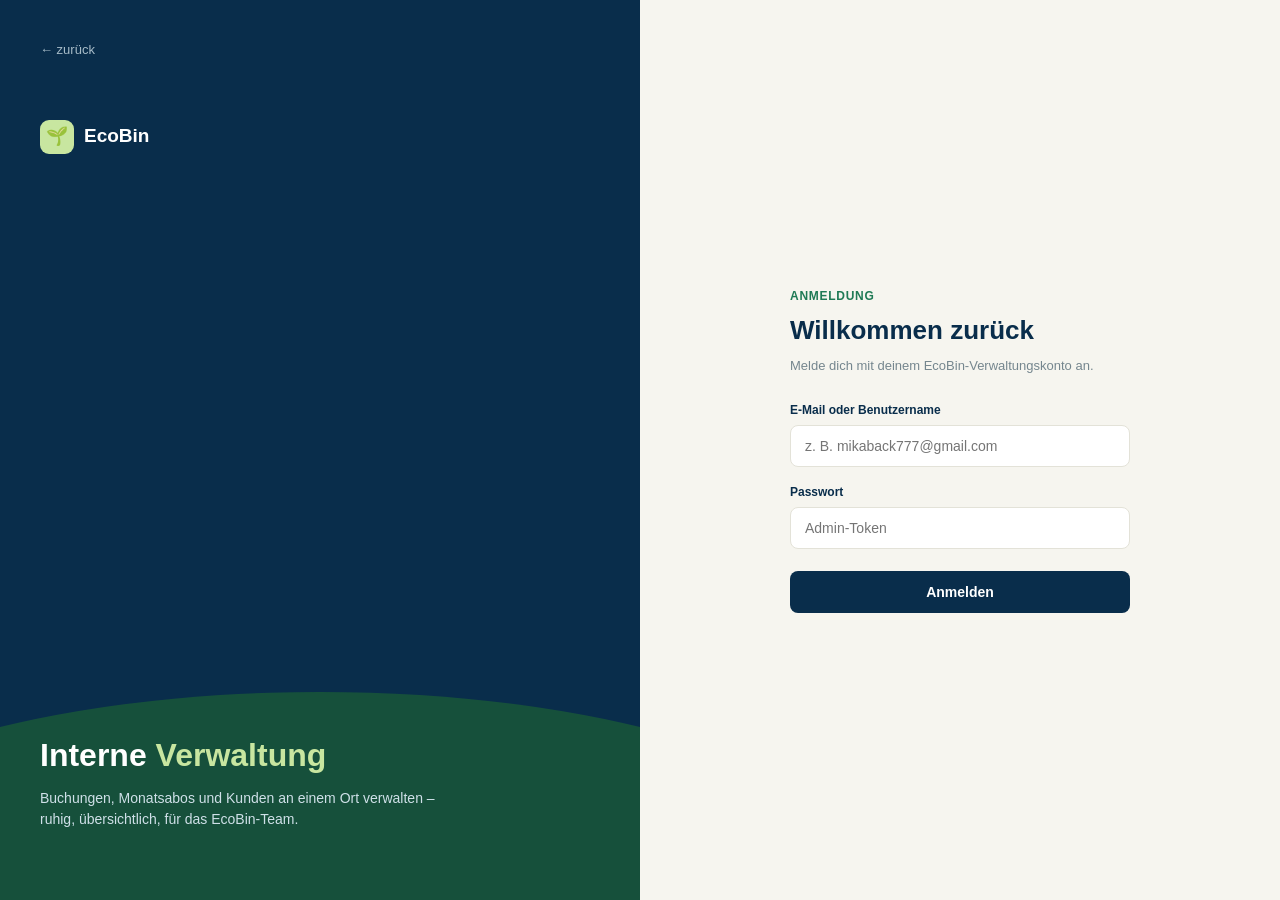
<file: admin_1_3.html>
<!DOCTYPE html>
<html lang="de">
<head>
<meta charset="UTF-8">
<meta name="viewport" content="width=device-width, initial-scale=1.0">
<meta name="robots" content="noindex, nofollow">
<title>EcoBin – Verwaltung</title>
<style>
  :root{
    --green:#1f7a55; --green-dark:#18553a; --lime:#c8e6a0;
    --navy:#092d4b; --navy-2:#0d3a5f; --muted:#75868e; --bg:#f6f5ef; --line:#e3e2d8;
    --danger:#c62828; --danger-bg:#fdecea; --ok-bg:#eaf7ef;
    --card:#ffffff;
  }
  *{box-sizing:border-box}
  body{margin:0;font:14px/1.5 -apple-system,BlinkMacSystemFont,"Segoe UI",Roboto,Arial,sans-serif;background:var(--bg);color:var(--navy)}
  a{color:inherit}
  button{font-family:inherit}

  /* ---------- Login ---------- */
  #login-screen{min-height:100vh;display:flex}
  .login-left{flex:1;background:var(--navy);color:#fff;position:relative;overflow:hidden;padding:40px;display:flex;flex-direction:column;min-height:100vh}
  .login-left .wave{position:absolute;left:0;right:0;bottom:0;height:160px;background:var(--green-dark);border-radius:50% 50% 0 0/100px 100px 0 0;transform:scale(1.6);opacity:.9}
  .back-link{font-size:13px;color:#cfe0e8;text-decoration:none;opacity:.8}
  .back-link:hover{opacity:1}
  .login-logo{display:flex;align-items:center;gap:10px;margin-top:60px}
  .login-logo .mark{width:34px;height:34px;border-radius:9px;background:var(--lime);display:flex;align-items:center;justify-content:center;font-size:18px}
  .login-logo b{font-size:19px}
  .login-hero{margin-top:auto;position:relative;z-index:2;max-width:420px}
  .login-hero h1{font-size:32px;line-height:1.2;margin:0 0 14px}
  .login-hero h1 span{color:var(--lime)}
  .login-hero p{color:#cfe0e8;font-size:14px;margin:0 0 30px}

  .login-right{flex:1;display:flex;align-items:center;justify-content:center;padding:40px;background:var(--bg)}
  .login-form{max-width:340px;width:100%}
  .eyebrow{color:var(--green);font-weight:700;font-size:12px;letter-spacing:.06em;text-transform:uppercase}
  .login-form h2{font-size:26px;margin:6px 0 6px;color:var(--navy)}
  .login-form>p{color:var(--muted);font-size:13px;margin:0 0 26px}
  .field{margin-bottom:16px}
  .field label{display:block;font-size:12px;font-weight:700;color:var(--navy);margin-bottom:6px}
  .field input{width:100%;padding:12px 14px;border:1px solid var(--line);border-radius:8px;font-size:14px;background:#fff}
  .field input:focus{outline:2px solid var(--green);outline-offset:1px}
  #login-btn{width:100%;padding:13px;border:0;border-radius:8px;background:var(--navy);color:#fff;font-weight:700;cursor:pointer;font-size:14px;margin-top:6px}
  #login-btn:disabled{opacity:.6;cursor:default}
  .login-error{color:var(--danger);background:var(--danger-bg);border-radius:8px;padding:9px 12px;font-size:12.5px;margin:0 0 14px;display:none}

  /* ---------- App shell ---------- */
  #app{display:none;min-height:100vh}
  .shell{display:flex;min-height:100vh}
  .sidebar{width:230px;flex-shrink:0;background:var(--navy);color:#fff;display:flex;flex-direction:column;padding:20px 14px}
  .sb-logo{display:flex;align-items:center;gap:10px;padding:6px 8px 22px}
  .sb-logo .mark{width:30px;height:30px;border-radius:8px;background:var(--lime);display:flex;align-items:center;justify-content:center;font-size:15px}
  .sb-logo .name{font-weight:800;font-size:15px;line-height:1.15}
  .sb-logo .sub{font-size:9.5px;letter-spacing:.08em;color:#9fb3c2;text-transform:uppercase}
  nav.sb-nav{display:flex;flex-direction:column;gap:3px}
  .sb-item{display:flex;align-items:center;gap:10px;padding:10px 12px;border-radius:9px;color:#cfe0e8;text-decoration:none;font-size:13.5px;font-weight:600;cursor:pointer;border:0;background:none;text-align:left;width:100%}
  .sb-item .ic{width:18px;text-align:center}
  .sb-item:hover{background:#ffffff14}
  .sb-item.active{background:var(--green);color:#fff}
  .sb-badge{margin-left:auto;background:var(--danger);color:#fff;font-size:10px;border-radius:9px;padding:1px 7px;font-weight:700}
  .sb-footer{margin-top:auto;display:flex;align-items:center;gap:10px;padding:10px 8px;border-top:1px solid #ffffff1f}
  .avatar{width:32px;height:32px;border-radius:50%;background:var(--lime);color:var(--green-dark);display:flex;align-items:center;justify-content:center;font-weight:800;font-size:12.5px;flex-shrink:0}
  .sb-footer .who{flex:1;min-width:0}
  .sb-footer .who b{display:block;font-size:12.5px}
  .sb-footer .who span{display:block;font-size:10.5px;color:#9fb3c2;overflow:hidden;text-overflow:ellipsis;white-space:nowrap}
  .sb-footer button{background:none;border:0;color:#9fb3c2;cursor:pointer;font-size:15px;padding:4px}
  .sb-footer button:hover{color:#fff}

  .main-wrap{flex:1;min-width:0}
  header.topbar{background:#fff;border-bottom:1px solid var(--line);padding:16px 28px;display:flex;align-items:center;justify-content:space-between}
  header.topbar h1{font-size:19px;margin:0}
  header.topbar p{margin:2px 0 0;color:var(--muted);font-size:12.5px}
  .refresh-btn{border:1px solid var(--line);background:#fff;padding:8px 14px;border-radius:20px;cursor:pointer;font-size:12.5px;font-weight:700;color:var(--navy)}
  .refresh-btn:hover{background:#f2f2ec}

  main.content{padding:26px 28px 50px;max-width:1180px}
  .greet h2{font-size:23px;margin:0 0 4px}
  .greet p{color:var(--muted);margin:0 0 22px;font-size:13.5px}

  .stat-grid{display:grid;grid-template-columns:repeat(4,1fr);gap:14px;margin-bottom:24px}
  .stat-card{background:var(--card);border:1px solid var(--line);border-radius:12px;padding:16px 18px}
  .stat-card .lbl{font-size:10.5px;font-weight:800;letter-spacing:.05em;color:var(--muted);text-transform:uppercase}
  .stat-card .val{font-size:26px;font-weight:800;color:var(--navy);margin:8px 0 3px}
  .stat-card .sub{font-size:11.5px;color:var(--muted)}
  .stat-card .sub.warn{color:#9a6700}
  .stat-card .sub.ok{color:var(--green-dark)}

  .grid2{display:grid;grid-template-columns:2fr 1fr;gap:16px;align-items:start;margin-bottom:16px}
  .panel{background:var(--card);border:1px solid var(--line);border-radius:12px;padding:18px 20px}
  .panel-head{display:flex;align-items:center;justify-content:space-between;margin-bottom:12px}
  .panel-head h3{margin:0;font-size:15.5px}
  .small-btn{border:1px solid var(--line);background:#fff;padding:6px 13px;border-radius:16px;font-size:12px;font-weight:700;cursor:pointer;color:var(--navy)}
  .small-btn:hover{background:#f2f2ec}

  table.tbl{width:100%;border-collapse:collapse}
  table.tbl th{text-align:left;font-size:10.5px;letter-spacing:.04em;color:var(--muted);text-transform:uppercase;padding:8px 8px;border-bottom:1px solid var(--line)}
  table.tbl td{padding:11px 8px;border-bottom:1px solid var(--line);font-size:13px;vertical-align:middle}
  table.tbl tr:last-child td{border-bottom:0}
  .cust b{font-weight:700}
  .price{font-weight:700;color:var(--green-dark)}
  .pill{font-size:11px;font-weight:700;padding:3px 10px;border-radius:11px;white-space:nowrap;display:inline-block}
  .pill-new{background:#e6f0fb;color:#1b5fa8}
  .pill-ok{background:var(--ok-bg);color:var(--green-dark)}
  .pill-done{background:#eef0ee;color:var(--muted)}
  .pill-rej{background:var(--danger-bg);color:var(--danger)}
  .pill-paid{background:var(--ok-bg);color:var(--green-dark)}
  .pill-pause{background:#fdf3e0;color:#9a6700}

  .notif{padding:11px 0;border-bottom:1px solid var(--line);font-size:12.5px}
  .notif:last-child{border-bottom:0}
  .notif .pill{margin-bottom:5px}
  .notif .msg{color:var(--navy)}
  .notif .time{color:var(--muted);font-size:11px;margin-top:3px}

  .cal-toolbar{display:flex;align-items:center;justify-content:space-between;margin-bottom:18px;flex-wrap:wrap;gap:10px}
  .cal-nav{display:flex;align-items:center;gap:8px}
  .cal-nav-btn{border:1px solid var(--line);background:#fff;width:36px;height:36px;border-radius:8px;cursor:pointer;font-size:14px;color:var(--navy);display:flex;align-items:center;justify-content:center}
  .cal-nav-btn:hover{background:#f2f2ec}
  .cal-today-btn{border:1px solid var(--line);background:#fff;padding:8px 16px;border-radius:8px;cursor:pointer;font-size:13px;font-weight:700;color:var(--navy)}
  .cal-today-btn:hover{background:#f2f2ec}
  .cal-title{font-size:17px;font-weight:800;text-align:center;flex:1}
  .cal-view-toggle{display:flex;gap:4px;border:1px solid var(--line);border-radius:8px;padding:3px;background:#fff}
  .cal-view-btn{border:0;background:transparent;padding:7px 16px;border-radius:6px;cursor:pointer;font-size:13px;font-weight:700;color:var(--navy)}
  .cal-view-btn.active{background:var(--navy);color:#fff}

  .cal-grid{display:grid;grid-template-columns:repeat(7,1fr);gap:1px;border:1px solid var(--line);border-radius:12px;overflow:hidden;background:var(--line)}
  .cal-dayhead{background:var(--card);padding:10px 8px;text-align:center;font-size:11px;font-weight:800;letter-spacing:.05em;color:var(--muted);text-transform:uppercase}
  .cal-cell{background:#fff;min-height:112px;padding:10px;display:flex;flex-direction:column;gap:6px}
  .cal-cell.out-month{background:#fbfbf8}
  .cal-cell.out-month .cal-daynum{color:#c7c9c2}
  .cal-cell.has-events{background:var(--ok-bg)}
  .cal-cell.today{outline:2px solid var(--green);outline-offset:-2px}
  .cal-daynum{align-self:flex-end;font-size:13px;font-weight:700;color:var(--navy)}
  .cal-event{background:#fff;border-radius:7px;padding:6px 8px;font-size:11px;box-shadow:0 0 0 1px var(--line) inset}
  .cal-event-top{display:flex;align-items:center;gap:5px;margin-bottom:3px}
  .cal-dot{width:7px;height:7px;border-radius:50%;flex-shrink:0}
  .cal-name{font-weight:700;color:var(--navy);white-space:nowrap;overflow:hidden;text-overflow:ellipsis}
  .cal-event-bottom{display:flex;align-items:center;justify-content:space-between;gap:6px}
  .cal-price{font-weight:700;color:var(--navy)}
  .cal-status{font-weight:700;font-size:10px;white-space:nowrap}

  .pf-tabs{display:flex;gap:8px;margin-bottom:18px;flex-wrap:wrap}
  .pf-tab{display:flex;align-items:center;gap:8px;border:1px solid var(--line);background:#fff;padding:9px 16px;border-radius:10px;font-size:13px;font-weight:700;color:var(--navy);cursor:pointer}
  .pf-tab:hover{background:#f2f2ec}
  .pf-tab.active{background:var(--navy);color:#fff;border-color:var(--navy)}
  .pf-tab .cnt{background:#eef0ee;color:var(--navy);border-radius:9px;padding:1px 8px;font-size:11px;font-weight:800}
  .pf-tab.active .cnt{background:#ffffff2e;color:#fff}

  .mail-card{background:var(--card);border:1px solid var(--line);border-radius:12px;padding:16px 20px;margin-bottom:14px;cursor:pointer;transition:box-shadow .15s,border-color .15s}
  .mail-card:hover{box-shadow:0 2px 10px rgba(0,0,0,.08);border-color:var(--navy-2)}
  .mail-card h4{margin:0 0 10px;font-size:14.5px}
  .mail-row{display:flex;align-items:center;justify-content:space-between;padding:8px 0;border-bottom:1px solid var(--line);font-size:13px}
  .mail-row:last-child{border-bottom:0}
  .mail-row .k{color:var(--muted)}
  .mail-row .v{font-weight:700;color:var(--navy)}
  .mail-row .v.price{color:var(--green-dark)}

  .row-click{cursor:pointer}
  .row-click:hover{background:#f8f8f2}
  .kd-action-grid{display:grid;grid-template-columns:repeat(2,1fr);gap:10px}
  .kd-action-btn{text-align:left;border:1px solid var(--line);background:#fff;border-radius:10px;padding:14px 16px;cursor:pointer;display:flex;flex-direction:column;gap:4px}
  .kd-action-btn:hover{background:#f2f2ec;border-color:var(--navy)}
  .kd-action-btn b{font-size:13.5px;color:var(--navy)}
  .kd-action-btn span{font-size:11.5px;color:var(--muted);line-height:1.4}
  .kd-custom-mail .field textarea{width:100%;padding:12px 14px;border:1px solid var(--line);border-radius:8px;font-size:13.5px;font-family:inherit;resize:vertical}

  .modal-overlay{position:fixed;inset:0;background:rgba(9,45,75,.45);display:flex;align-items:center;justify-content:center;z-index:1000;padding:20px}
  .modal-box{background:#fff;border-radius:12px;padding:24px 26px;max-width:380px;width:100%;box-shadow:0 20px 60px rgba(0,0,0,.25)}
  .modal-box h3{margin:0 0 10px;font-size:17px;color:var(--navy)}
  .modal-box p{margin:0 0 20px;font-size:13.5px;color:var(--muted);line-height:1.5}
  .modal-actions{display:flex;justify-content:flex-end;gap:10px}
  .modal-danger{background:var(--danger);border-color:var(--danger);color:#fff}
  .modal-danger:hover{background:#a81f1f}
  .modal-accept{background:var(--green-dark);border-color:var(--green-dark);color:#fff}
  .modal-accept:hover{background:#0f3d29}
  /* ---------- Buchungsdetail-Modal ---------- */
  #booking-detail-modal .modal-box{max-width:460px}
  #booking-detail-modal h3{margin-bottom:6px}
  #bd-fields{margin-top:14px}
  #bd-actions{margin-top:20px;justify-content:stretch}
  #bd-actions button{flex:1;padding:11px;justify-content:center;text-align:center}
  .bd-refund-hint{font-size:11.5px;color:var(--danger);background:var(--danger-bg);padding:9px 11px;border-radius:8px;margin-top:14px;line-height:1.5}
  .bd-action-msg{font-size:12.5px;margin-top:12px;padding:8px 11px;border-radius:8px;display:none}
  .bd-action-msg.ok{display:block;background:var(--ok-bg);color:var(--green-dark)}
  .bd-action-msg.error{display:block;background:var(--danger-bg);color:var(--danger)}
  .pf-section-title{font-size:15.5px;margin:0 0 12px;font-weight:800}

  .empty-state{color:var(--muted);text-align:center;padding:34px 10px;font-size:13px}
  .loading{color:var(--muted);text-align:center;padding:34px 10px;font-size:13px}
  .placeholder{background:var(--card);border:1px dashed var(--line);border-radius:12px;padding:60px 20px;text-align:center;color:var(--muted)}
  .placeholder b{display:block;color:var(--navy);font-size:16px;margin-bottom:6px}

  @media (max-width: 900px){
    #login-screen{flex-direction:column}
    .login-left{min-height:280px}
    .shell{flex-direction:column}
    .sidebar{width:100%;flex-direction:row;flex-wrap:wrap;align-items:center}
    nav.sb-nav{flex-direction:row;flex-wrap:wrap}
    .sb-footer{width:100%}
    .stat-grid{grid-template-columns:repeat(2,1fr)}
    .grid2{grid-template-columns:1fr}
  }
</style>
</head>
<body>

<!-- ================= LOGIN ================= -->
<div id="login-screen">
  <div class="login-left">
    <a class="back-link" href="/">&larr; zurück</a>
    <div class="login-logo">
      <div class="mark">🌱</div>
      <b>EcoBin</b>
    </div>
    <div class="login-hero">
      <h1>Interne <span>Verwaltung</span></h1>
      <p>Buchungen, Monatsabos und Kunden an einem Ort verwalten – ruhig, übersichtlich, für das EcoBin-Team.</p>
    </div>
    <div class="wave"></div>
  </div>
  <div class="login-right">
    <div class="login-form">
      <div class="eyebrow">Anmeldung</div>
      <h2>Willkommen zurück</h2>
      <p>Melde dich mit deinem EcoBin-Verwaltungskonto an.</p>
      <p class="login-error" id="login-error">Anmeldung fehlgeschlagen. Bitte Passwort/Token prüfen.</p>
      <div class="field">
        <label for="login-user">E-Mail oder Benutzername</label>
        <input id="login-user" type="text" autocomplete="username" placeholder="z. B. mikaback777@gmail.com">
      </div>
      <div class="field">
        <label for="login-pass">Passwort</label>
        <input id="login-pass" type="password" autocomplete="current-password" placeholder="Admin-Token">
      </div>
      <button id="login-btn">Anmelden</button>
    </div>
  </div>
</div>

<!-- ================= APP ================= -->
<div id="app">
  <div class="shell">
    <aside class="sidebar">
      <div class="sb-logo">
        <div class="mark">🌱</div>
        <div>
          <div class="name">EcoBin</div>
          <div class="sub">Verwaltung</div>
        </div>
      </div>
      <nav class="sb-nav">
        <button class="sb-item active" data-tab="dashboard"><span class="ic">🏠</span> Dashboard</button>
        <button class="sb-item" data-tab="kalender"><span class="ic">🗓️</span> Kalender</button>
        <button class="sb-item" data-tab="postfach"><span class="ic">📮</span> Postfach<span class="sb-badge" id="pf-badge" style="display:none">0</span></button>
        <button class="sb-item" data-tab="abos"><span class="ic">💳</span> Monatsabos</button>
        <button class="sb-item" data-tab="kunden"><span class="ic">👥</span> Kunden</button>
        <button class="sb-item" data-tab="einstellungen"><span class="ic">⚙️</span> Einstellungen</button>
      </nav>
      <div class="sb-footer">
        <div class="avatar" id="user-avatar">EB</div>
        <div class="who">
          <b id="user-name">Admin</b>
          <span id="user-email">—</span>
        </div>
        <button id="logout-btn" title="Abmelden">⏻</button>
      </div>
    </aside>

    <div class="main-wrap">
      <header class="topbar">
        <div>
          <h1 id="page-title">Dashboard</h1>
          <p id="page-sub">Überblick über Buchungen, Umsatz und offene Aufgaben</p>
        </div>
        <button class="refresh-btn" id="refresh-btn">🔄 Aktualisieren</button>
      </header>

      <main class="content" id="view-dashboard">
        <div class="greet">
          <h2 id="greet-title">Guten Tag 👋</h2>
          <p>Hier ist der Überblick über aktuelle Buchungen, Monatsabos und Umsatz.</p>
        </div>

        <div class="stat-grid" id="stat-grid">
          <div class="stat-card">
            <div class="lbl">Offene Buchungen</div>
            <div class="val" id="stat-pending">–</div>
            <div class="sub warn">warten auf Bestätigung</div>
          </div>
          <div class="stat-card">
            <div class="lbl">Aktive Monatsabos</div>
            <div class="val" id="stat-abos">–</div>
            <div class="sub" id="stat-abos-sub">von – insgesamt</div>
          </div>
          <div class="stat-card">
            <div class="lbl" id="stat-revenue-label">Umsatz</div>
            <div class="val" id="stat-revenue">–</div>
            <div class="sub">aus bestätigten Buchungen &amp; Abos</div>
          </div>
          <div class="stat-card">
            <div class="lbl">Kunden gesamt</div>
            <div class="val" id="stat-customers">–</div>
            <div class="sub">registrierte Kundendatensätze</div>
          </div>
        </div>

        <div class="grid2">
          <div class="panel">
            <div class="panel-head">
              <h3>Nächste Termine</h3>
              <button class="small-btn" data-tab="kalender">Zum Kalender</button>
            </div>
            <div id="next-appointments"><div class="loading">Lädt …</div></div>
          </div>
          <div class="panel">
            <div class="panel-head">
              <h3>Aktuelle Benachrichtigungen</h3>
              <button class="small-btn" data-tab="postfach">Zum Postfach</button>
            </div>
            <div id="notifications"><div class="loading">Lädt …</div></div>
          </div>
        </div>

        <div class="panel">
          <div class="panel-head">
            <h3>Letzte Buchungen</h3>
            <button class="small-btn" data-tab="kunden">Alle Kunden</button>
          </div>
          <div id="recent-bookings"><div class="loading">Lädt …</div></div>
        </div>
      </main>

      <main class="content" id="view-kalender" style="display:none">
        <div class="greet">
          <h2>Kalender</h2>
          <p>Terminübersicht der geplanten Reinigungen – Wochen- oder Monatsansicht.</p>
        </div>

        <div class="cal-toolbar">
          <div class="cal-nav">
            <button class="cal-nav-btn" id="cal-prev">←</button>
            <button class="cal-today-btn" id="cal-today">Heute</button>
            <button class="cal-nav-btn" id="cal-next">→</button>
          </div>
          <div class="cal-title" id="cal-title">–</div>
          <div class="cal-view-toggle">
            <button class="cal-view-btn" data-cal-view="week">Woche</button>
            <button class="cal-view-btn active" data-cal-view="month">Monat</button>
          </div>
        </div>

        <div class="cal-grid" id="cal-grid"></div>
      </main>

      <main class="content" id="view-abos" style="display:none">
        <div class="greet">
          <h2>Monatsabos</h2>
          <p>Laufende und beendete Abonnements im Überblick.</p>
        </div>

        <div class="stat-grid" style="margin-bottom:24px">
          <div class="stat-card">
            <div class="lbl">Aktive Abos</div>
            <div class="val" id="abo-stat-active">–</div>
            <div class="sub ok">laufende Abonnements</div>
          </div>
          <div class="stat-card">
            <div class="lbl">Neue Anfragen</div>
            <div class="val" id="abo-stat-pending">–</div>
            <div class="sub warn">warten auf Bestätigung</div>
          </div>
          <div class="stat-card">
            <div class="lbl">Monatsumsatz aus Abos</div>
            <div class="val" id="abo-stat-revenue">–</div>
            <div class="sub">aus aktiven Abonnements</div>
          </div>
          <div class="stat-card">
            <div class="lbl">Abos gesamt</div>
            <div class="val" id="abo-stat-total">–</div>
            <div class="sub" id="abo-stat-total-sub">seit Start</div>
          </div>
        </div>

        <div class="panel">
          <div class="panel-head"><h3 class="pf-section-title" style="margin:0">Abonnements</h3></div>
          <div class="pf-tabs" id="abo-tabs">
            <button class="pf-tab active" data-abo-filter="active">Aktiv <span class="cnt" id="abo-cnt-active">0</span></button>
            <button class="pf-tab" data-abo-filter="pending">Neu <span class="cnt" id="abo-cnt-pending">0</span></button>
            <button class="pf-tab" data-abo-filter="paused">Pausiert <span class="cnt" id="abo-cnt-paused">0</span></button>
            <button class="pf-tab" data-abo-filter="rejected">Gekündigt <span class="cnt" id="abo-cnt-rejected">0</span></button>
            <button class="pf-tab" data-abo-filter="all">Alle <span class="cnt" id="abo-cnt-all">0</span></button>
          </div>
          <div id="abo-table"><div class="loading">Lädt …</div></div>
        </div>
      </main>

      <main class="content" id="view-kunde-detail" style="display:none">
        <div class="greet">
          <button class="small-btn" id="kd-back" style="margin-bottom:14px">← Zurück zu Monatsabos</button>
          <h2 id="kd-title">Kunde</h2>
          <p id="kd-status"></p>
        </div>

        <div class="panel" style="margin-bottom:16px">
          <div class="panel-head"><h3 class="pf-section-title" style="margin:0">Kundendaten</h3></div>
          <div id="kd-fields"></div>
        </div>

        <div class="panel">
          <div class="panel-head">
            <h3 class="pf-section-title" style="margin:0">Verwaltung</h3>
            <button class="small-btn" id="kd-edit-toggle">✎ Bearbeiten</button>
          </div>
          <div id="kd-edit-panel" style="display:none">
            <div class="kd-action-grid">
              <button class="kd-action-btn" data-kd-action="cancel">
                <b>Abo kündigen</b>
                <span>E-Mail-Entwurf zur Kündigung öffnen · Status wird auf „Gekündigt" gesetzt</span>
              </button>
              <button class="kd-action-btn" data-kd-action="reschedule">
                <b>Termin verlegen</b>
                <span>E-Mail-Entwurf zur Terminverlegung öffnen · Status bleibt „Aktiv"</span>
              </button>
              <button class="kd-action-btn" data-kd-action="pause">
                <b>Abo pausieren</b>
                <span>E-Mail-Entwurf zur Pausierung öffnen · Status wird auf „Pausiert" gesetzt</span>
              </button>
              <button class="kd-action-btn" data-kd-action="custom">
                <b>Eigene E-Mail schreiben</b>
                <span>Freien E-Mail-Entwurf an den Kunden öffnen</span>
              </button>
            </div>
            <div id="kd-custom-mail" class="kd-custom-mail" style="display:none;margin-top:14px">
              <div class="field"><label>Betreff</label><input type="text" id="kd-custom-subject"></div>
              <div class="field"><label>Nachricht</label><textarea id="kd-custom-body" rows="6"></textarea></div>
              <button class="small-btn" id="kd-custom-send">E-Mail-Entwurf öffnen</button>
            </div>
          </div>
        </div>
      </main>

      <main class="content" id="view-postfach" style="display:none">
        <div class="greet">
          <h2>Postfach</h2>
          <p>Offene Aufträge, Verlauf und sonstige Nachrichten.</p>
        </div>

        <div class="pf-tabs" id="postfach-subtabs" style="margin-bottom:18px">
          <button class="pf-tab active" data-pf-sub="buchungen">Buchungsanfragen</button>
          <button class="pf-tab" data-pf-sub="andere">Andere Nachrichten <span class="cnt" id="pf-other-badge">0</span></button>
        </div>

        <div id="pf-sub-buchungen">
          <div class="panel" style="margin-bottom:16px">
            <div class="panel-head"><h3 class="pf-section-title" style="margin:0">Offene Aufträge</h3></div>
            <div id="postfach-open"><div class="loading">Lädt …</div></div>
          </div>

          <div class="panel">
            <div class="panel-head">
              <h3 class="pf-section-title" style="margin:0">Verlauf</h3>
              <button class="small-btn" id="pf-history-toggle">Verlauf anzeigen</button>
            </div>
            <div id="pf-history-body" style="display:none">
              <div class="pf-tabs" id="pf-tabs">
                <button class="pf-tab active" data-pf-filter="open">Offen <span class="cnt" id="pf-cnt-open">0</span></button>
                <button class="pf-tab" data-pf-filter="accepted">Angenommen <span class="cnt" id="pf-cnt-accepted">0</span></button>
                <button class="pf-tab" data-pf-filter="rejected">Abgelehnt <span class="cnt" id="pf-cnt-rejected">0</span></button>
                <button class="pf-tab" data-pf-filter="all">Alle <span class="cnt" id="pf-cnt-all">0</span></button>
              </div>
              <div id="postfach-history"><div class="loading">Lädt …</div></div>
            </div>
          </div>
        </div>

        <div id="pf-sub-andere" style="display:none">
          <div class="panel">
            <div class="panel-head"><h3 class="pf-section-title" style="margin:0">Andere Nachrichten</h3></div>
            <div id="pf-other-list"><div class="empty-state">Keine sonstigen Nachrichten.</div></div>
          </div>
        </div>
      </main>

      <main class="content" id="view-kunden" style="display:none">
        <div class="greet">
          <h2>Kunden</h2>
          <p>Alle Kundendatensätze im Überblick.</p>
        </div>

        <div class="panel">
          <div class="panel-head" style="flex-wrap:wrap;gap:10px">
            <h3 class="pf-section-title" style="margin:0">Alle Kunden</h3>
            <input type="text" id="ku-search" placeholder="Suche nach Name oder E-Mail …" style="padding:9px 13px;border:1px solid var(--line);border-radius:8px;font-size:13px;min-width:230px;background:#fff">
          </div>
          <div class="pf-tabs" id="ku-tabs">
            <button class="pf-tab active" data-ku-filter="all">Alle <span class="cnt" id="ku-cnt-all">0</span></button>
            <button class="pf-tab" data-ku-filter="abo-active">Abo aktiv <span class="cnt" id="ku-cnt-abo-active">0</span></button>
            <button class="pf-tab" data-ku-filter="no-abo">Kein Abo <span class="cnt" id="ku-cnt-no-abo">0</span></button>
          </div>
          <div id="ku-table"><div class="loading">Lädt …</div></div>
        </div>
      </main>

      <main class="content" id="view-kunden-detail" style="display:none">
        <div class="greet">
          <button class="small-btn" id="ku-back" style="margin-bottom:14px">← Zurück zu Kunden</button>
          <h2 id="ku-title">Kunde</h2>
          <p id="ku-sub"></p>
        </div>

        <div class="panel" style="margin-bottom:16px">
          <div class="panel-head"><h3 class="pf-section-title" style="margin:0">Kundendaten</h3></div>
          <div id="ku-fields"></div>
        </div>

        <div class="panel" style="margin-bottom:16px">
          <div class="panel-head"><h3 class="pf-section-title" style="margin:0">Buchungen</h3></div>
          <div id="ku-bookings"></div>
        </div>

        <div class="panel">
          <div class="panel-head"><h3 class="pf-section-title" style="margin:0;color:var(--danger)">Gefahrenzone</h3></div>
          <p style="font-size:12.5px;color:var(--muted);margin:0 0 14px;line-height:1.5">Löscht unwiderruflich alle gespeicherten Daten dieses Kunden (Kontaktdaten und Buchungen). Nur verwenden, wenn der Kunde die Löschung seiner Daten angefragt hat – es werden ausschließlich die Daten dieses einen Kunden entfernt.</p>
          <button class="small-btn" id="ku-delete-btn" style="border-color:var(--danger);color:var(--danger)">🗑 Gesamte Daten löschen</button>
        </div>
      </main>

      <main class="content" id="view-placeholder" style="display:none">
        <div class="placeholder">
          <b id="placeholder-title">Bereich</b>
          Dieser Bereich folgt in einem späteren Schritt.
        </div>
      </main>
    </div>
  </div>
</div>

<div id="confirm-modal" class="modal-overlay" style="display:none">
  <div class="modal-box">
    <h3 id="confirm-modal-title">Wirklich löschen?</h3>
    <p id="confirm-modal-text"></p>
    <div class="modal-actions">
      <button class="small-btn" id="confirm-modal-cancel">Abbrechen</button>
      <button class="small-btn modal-danger" id="confirm-modal-confirm">Ja, löschen</button>
    </div>
  </div>
</div>

<div id="booking-detail-modal" class="modal-overlay" style="display:none">
  <div class="modal-box">
    <h3 id="bd-title">Buchung</h3>
    <span class="pill" id="bd-status"></span>
    <div id="bd-fields"></div>
    <div class="modal-actions" id="bd-actions" style="display:none">
      <button class="small-btn modal-accept" id="bd-accept-btn">Annehmen</button>
      <button class="small-btn modal-danger" id="bd-reject-btn">Ablehnen</button>
    </div>
    <p class="bd-refund-hint" id="bd-refund-hint">Hinweis: Die Zahlung ist bei dieser Buchung bereits über PayPal erfolgt. „Ablehnen“ verschickt eine Info-E-Mail an den Kunden – eine Rückerstattung erfolgt NICHT automatisch. Bitte bei Bedarf manuell im PayPal-Konto erstatten.</p>
    <p class="bd-action-msg" id="bd-action-msg"></p>
    <button class="small-btn" id="bd-close-btn" style="width:100%;margin-top:14px;justify-content:center;text-align:center">Schließen</button>
  </div>
</div>

<script>
(function () {
  const WORKER_URL = "https://ecobin.mikaback777.workers.dev";
  const TOKEN_KEY = "ecobin_verwaltung_token";
  const USER_KEY = "ecobin_verwaltung_user";
  let token = sessionStorage.getItem(TOKEN_KEY) || "";
  let bookings = [];

  const loginScreen = document.getElementById("login-screen");
  const app = document.getElementById("app");
  const loginBtn = document.getElementById("login-btn");
  const userInput = document.getElementById("login-user");
  const passInput = document.getElementById("login-pass");
  const loginError = document.getElementById("login-error");

  const PAGE_TITLES = {
    dashboard: ["Dashboard", "Überblick über Buchungen, Umsatz und offene Aufgaben"],
    kalender: ["Kalender", "Terminübersicht der geplanten Reinigungen – Wochen- oder Monatsansicht."],
    postfach: ["Postfach", "Nachrichten und Kundenanfragen"],
    abos: ["Monatsabos", "Laufende und beendete Abonnements"],
    kunden: ["Kunden", "Alle Kundendatensätze"],
    einstellungen: ["Einstellungen", "Konto- und Systemeinstellungen"],
  };

  function escapeHtml(str) {
    return String(str == null ? "" : str).replace(/[&<>"']/g, (c) => ({ "&": "&amp;", "<": "&lt;", ">": "&gt;", '"': "&quot;", "'": "&#39;" }[c]));
  }
  function formatDateDe(d) {
    if (!d) return "–";
    try { return new Date(d + "T00:00:00").toLocaleDateString("de-DE", { day: "2-digit", month: "2-digit", year: "numeric" }); }
    catch (_) { return d; }
  }
  function formatDateTimeDe(iso) {
    if (!iso) return "–";
    try {
      const dt = new Date(iso);
      return dt.toLocaleDateString("de-DE") + ", " + dt.toLocaleTimeString("de-DE", { hour: "2-digit", minute: "2-digit" });
    } catch (_) { return iso; }
  }
  function formatEuro(n) {
    if (n === null || n === undefined || isNaN(n)) return "–";
    return Number(n).toLocaleString("de-DE", { minimumFractionDigits: 2, maximumFractionDigits: 2 }) + " €";
  }
  function todayIso() {
    const d = new Date();
    return d.getFullYear() + "-" + String(d.getMonth() + 1).padStart(2, "0") + "-" + String(d.getDate()).padStart(2, "0");
  }
  function initialsOf(str) {
    str = (str || "").trim();
    if (!str) return "EB";
    const namePart = str.includes("@") ? str.split("@")[0] : str;
    const words = namePart.replace(/[._-]+/g, " ").trim().split(/\s+/);
    if (words.length >= 2) return (words[0][0] + words[1][0]).toUpperCase();
    return namePart.slice(0, 2).toUpperCase();
  }

  async function api(path, opts) {
    const res = await fetch(WORKER_URL + path, Object.assign({}, opts, {
      headers: Object.assign({ "Authorization": "Bearer " + token }, (opts && opts.headers) || {}),
    }));
    if (res.status === 401) {
      sessionStorage.removeItem(TOKEN_KEY);
      token = "";
      showLogin(true);
      throw new Error("Nicht autorisiert");
    }
    return res.json();
  }

  function showLogin(withError) {
    app.style.display = "none";
    loginScreen.style.display = "flex";
    loginError.style.display = withError ? "block" : "none";
    loginBtn.disabled = false;
    loginBtn.textContent = "Anmelden";
  }

  function showApp() {
    loginScreen.style.display = "none";
    app.style.display = "block";
    const displayName = sessionStorage.getItem(USER_KEY) || "Admin";
    document.getElementById("user-avatar").textContent = initialsOf(displayName);
    document.getElementById("user-name").textContent = displayName.includes("@") ? displayName.split("@")[0] : displayName;
    document.getElementById("user-email").textContent = displayName;
    loadDashboard();
  }

  loginBtn.addEventListener("click", async () => {
    const user = userInput.value.trim();
    const pass = passInput.value;
    if (!pass) { loginError.textContent = "Bitte Passwort/Token eingeben."; loginError.style.display = "block"; return; }
    token = pass;
    loginBtn.disabled = true;
    loginBtn.textContent = "Wird geprüft …";
    try {
      const test = await api("/api/admin/bookings?status=pending");
      if (Array.isArray(test)) {
        sessionStorage.setItem(TOKEN_KEY, token);
        sessionStorage.setItem(USER_KEY, user || "Admin");
        showApp();
      } else {
        throw new Error("unexpected");
      }
    } catch (e) {
      loginError.textContent = "Anmeldung fehlgeschlagen. Bitte Passwort/Token prüfen.";
      loginError.style.display = "block";
      loginBtn.disabled = false;
      loginBtn.textContent = "Anmelden";
    }
  });
  [userInput, passInput].forEach((el) => el.addEventListener("keydown", (e) => { if (e.key === "Enter") loginBtn.click(); }));

  document.getElementById("logout-btn").addEventListener("click", () => {
    sessionStorage.removeItem(TOKEN_KEY);
    sessionStorage.removeItem(USER_KEY);
    token = "";
    showLogin(false);
  });

  document.getElementById("refresh-btn").addEventListener("click", loadDashboard);

  // Navigation
  document.querySelectorAll("[data-tab]").forEach((el) => {
    el.addEventListener("click", () => switchTab(el.dataset.tab));
  });
  function switchTab(tab) {
    document.querySelectorAll(".sb-item").forEach((b) => b.classList.toggle("active", b.dataset.tab === tab));
    const [title, sub] = PAGE_TITLES[tab] || ["Dashboard", ""];
    document.getElementById("page-title").textContent = title;
    document.getElementById("page-sub").textContent = sub;
    const namedViews = ["dashboard", "postfach", "kalender", "abos", "kunden"];
    document.getElementById("view-dashboard").style.display = tab === "dashboard" ? "block" : "none";
    document.getElementById("view-postfach").style.display = tab === "postfach" ? "block" : "none";
    document.getElementById("view-kalender").style.display = tab === "kalender" ? "block" : "none";
    document.getElementById("view-abos").style.display = tab === "abos" ? "block" : "none";
    document.getElementById("view-kunden").style.display = tab === "kunden" ? "block" : "none";
    document.getElementById("view-kunde-detail").style.display = "none";
    document.getElementById("view-kunden-detail").style.display = "none";
    if (!namedViews.includes(tab)) {
      document.getElementById("view-placeholder").style.display = "block";
      document.getElementById("placeholder-title").textContent = title;
    } else {
      document.getElementById("view-placeholder").style.display = "none";
    }
    if (tab === "kalender") renderCalendar();
    if (tab === "abos") renderAbos();
    if (tab === "kunden") renderKundenTable();
  }

  function statusInfo(b, todayI) {
    if (b.status === "rejected") return { label: "Storniert", cls: "pill-rej" };
    if (b.status === "pending") return { label: "Neu", cls: "pill-new" };
    if (b.status === "paused") return { label: "Pausiert", cls: "pill-pause" };
    if (b.status === "accepted") {
      if (b.date && b.date < todayI) return { label: "Erledigt", cls: "pill-done" };
      return { label: "Bestätigt", cls: "pill-ok" };
    }
    return { label: b.status || "–", cls: "pill-done" };
  }

  function bookingRowHtml(b, todayI) {
    const st = statusInfo(b, todayI);
    const bins = b.binTypes || (b.bins != null ? b.bins + "× Tonne" : "–");
    return (
      "<tr>" +
      '<td class="cust"><b>' + escapeHtml(b.name || "Unbekannt") + "</b></td>" +
      "<td>" + formatDateDe(b.date) + "</td>" +
      "<td>" + escapeHtml(bins) + "</td>" +
      '<td class="price">' + formatEuro(b.amount) + "</td>" +
      '<td><span class="pill ' + st.cls + '">' + st.label + "</span></td>" +
      '<td><span class="pill pill-paid">Bezahlt</span></td>' +
      "</tr>"
    );
  }

  function renderTable(containerId, list, todayI, emptyText) {
    const el = document.getElementById(containerId);
    if (!list.length) { el.innerHTML = '<div class="empty-state">' + emptyText + "</div>"; return; }
    el.innerHTML =
      '<table class="tbl"><thead><tr>' +
      "<th>Kunde</th><th>Termin</th><th>Tonnen</th><th>Betrag</th><th>Status</th><th>Zahlung</th>" +
      "</tr></thead><tbody>" + list.map((b) => bookingRowHtml(b, todayI)).join("") + "</tbody></table>";
  }

  let calView = "month";
  let calDate = new Date();
  calDate.setHours(0, 0, 0, 0);

  function isoDateOf(d) {
    return d.getFullYear() + "-" + String(d.getMonth() + 1).padStart(2, "0") + "-" + String(d.getDate()).padStart(2, "0");
  }
  function addDaysCal(d, n) {
    const r = new Date(d);
    r.setDate(r.getDate() + n);
    r.setHours(0, 0, 0, 0);
    return r;
  }
  function startOfWeekCal(d) {
    const day = d.getDay();
    const diff = day === 0 ? -6 : 1 - day;
    return addDaysCal(d, diff);
  }
  function capitalize(s) { return s.charAt(0).toUpperCase() + s.slice(1); }

  function buildMonthDays(refDate) {
    const year = refDate.getFullYear(), month = refDate.getMonth();
    const first = new Date(year, month, 1);
    const last = new Date(year, month + 1, 0);
    const start = startOfWeekCal(first);
    const totalDays = Math.round((last - start) / 86400000) + 1;
    const totalCells = Math.ceil(totalDays / 7) * 7;
    const days = [];
    for (let i = 0; i < totalCells; i++) days.push(addDaysCal(start, i));
    return days;
  }
  function buildWeekDays(refDate) {
    const start = startOfWeekCal(refDate);
    const days = [];
    for (let i = 0; i < 7; i++) days.push(addDaysCal(start, i));
    return days;
  }

  function calTitleText() {
    if (calView === "month") {
      return capitalize(calDate.toLocaleDateString("de-DE", { month: "long", year: "numeric" }));
    }
    const days = buildWeekDays(calDate);
    const start = days[0], end = days[6];
    if (start.getMonth() === end.getMonth() && start.getFullYear() === end.getFullYear()) {
      return start.getDate() + ".–" + end.getDate() + ". " + capitalize(end.toLocaleDateString("de-DE", { month: "long", year: "numeric" }));
    }
    const mStart = start.toLocaleDateString("de-DE", { month: "short" });
    const mEnd = end.toLocaleDateString("de-DE", { month: "short", year: "numeric" });
    return start.getDate() + ". " + mStart + " – " + end.getDate() + ". " + mEnd;
  }

  function calEventHtml(b, todayI) {
    const st = statusInfo(b, todayI);
    const dotColor = { "pill-new": "#1b5fa8", "pill-ok": "var(--green-dark)", "pill-done": "var(--muted)", "pill-rej": "var(--danger)" }[st.cls] || "var(--muted)";
    return (
      '<div class="cal-event">' +
      '<div class="cal-event-top"><span class="cal-dot" style="background:' + dotColor + '"></span><span class="cal-name">' + escapeHtml(b.name || "Unbekannt") + "</span></div>" +
      '<div class="cal-event-bottom"><span class="cal-price">' + formatEuro(b.amount) + '</span><span class="cal-status" style="color:' + dotColor + '">' + st.label + "</span></div>" +
      "</div>"
    );
  }

  function renderCalendar() {
    const titleEl = document.getElementById("cal-title");
    const gridEl = document.getElementById("cal-grid");
    if (!titleEl || !gridEl) return;

    titleEl.textContent = calTitleText();
    document.querySelectorAll(".cal-view-btn").forEach((b) => b.classList.toggle("active", b.dataset.calView === calView));

    const todayI = todayIso();
    const byDate = {};
    bookings.filter((b) => b.date && b.status !== "rejected").forEach((b) => {
      (byDate[b.date] = byDate[b.date] || []).push(b);
    });

    const days = calView === "month" ? buildMonthDays(calDate) : buildWeekDays(calDate);
    const currentMonth = calDate.getMonth();
    const dayHeadNames = ["MO", "DI", "MI", "DO", "FR", "SA", "SO"];

    let html = dayHeadNames.map((n) => '<div class="cal-dayhead">' + n + "</div>").join("");
    html += days.map((day) => {
      const iso = isoDateOf(day);
      const evts = (byDate[iso] || []).slice().sort((a, c) => (a.name || "").localeCompare(c.name || ""));
      const isToday = iso === todayI;
      const inMonth = calView === "week" ? true : day.getMonth() === currentMonth;
      let cls = "cal-cell";
      if (evts.length) cls += " has-events";
      if (isToday) cls += " today";
      if (!inMonth) cls += " out-month";
      return (
        '<div class="' + cls + '">' +
        '<div class="cal-daynum">' + day.getDate() + "</div>" +
        evts.map((b) => calEventHtml(b, todayI)).join("") +
        "</div>"
      );
    }).join("");

    gridEl.innerHTML = html;
  }

  document.getElementById("cal-prev").addEventListener("click", () => {
    calDate = calView === "month" ? new Date(calDate.getFullYear(), calDate.getMonth() - 1, 1) : addDaysCal(calDate, -7);
    renderCalendar();
  });
  document.getElementById("cal-next").addEventListener("click", () => {
    calDate = calView === "month" ? new Date(calDate.getFullYear(), calDate.getMonth() + 1, 1) : addDaysCal(calDate, 7);
    renderCalendar();
  });
  document.getElementById("cal-today").addEventListener("click", () => {
    calDate = new Date();
    calDate.setHours(0, 0, 0, 0);
    renderCalendar();
  });
  document.querySelectorAll(".cal-view-btn").forEach((btn) => {
    btn.addEventListener("click", () => {
      calView = btn.dataset.calView;
      renderCalendar();
    });
  });

  function aboStatusInfo(b) {
    if (b.status === "rejected") return { label: "Gekündigt", cls: "pill-rej" };
    if (b.status === "pending") return { label: "Neu", cls: "pill-new" };
    if (b.status === "paused") return { label: "Pausiert", cls: "pill-pause" };
    if (b.status === "accepted") return { label: "Aktiv", cls: "pill-ok" };
    return { label: b.status || "–", cls: "pill-done" };
  }

  function aboRowHtml(b) {
    const st = aboStatusInfo(b);
    return (
      '<tr class="row-click" data-uid="' + b._uid + '">' +
      '<td class="cust"><b>' + escapeHtml(b.name || "Unbekannt") + "</b></td>" +
      "<td>" + formatDateDe(b.createdAt ? String(b.createdAt).slice(0, 10) : null) + "</td>" +
      "<td>" + formatDateDe(b.date) + "</td>" +
      '<td class="price">' + formatEuro(b.amount) + " / Monat</td>" +
      '<td><span class="pill ' + st.cls + '">' + st.label + "</span></td>" +
      "</tr>"
    );
  }

  function renderAboTable(list) {
    const el = document.getElementById("abo-table");
    if (!list.length) { el.innerHTML = '<div class="empty-state">Keine Abonnements in dieser Ansicht.</div>'; return; }
    el.innerHTML =
      '<table class="tbl"><thead><tr>' +
      "<th>Kunde</th><th>Seit</th><th>Nächster Termin</th><th>Betrag</th><th>Status</th>" +
      "</tr></thead><tbody>" + list.map(aboRowHtml).join("") + "</tbody></table>";
    el.querySelectorAll("tr[data-uid]").forEach((tr) => {
      tr.addEventListener("click", () => showKundeDetail(tr.dataset.uid));
    });
  }

  let aboFilter = "active";

  function aboFilteredList(list) {
    if (aboFilter === "active") return list.filter((b) => b.status === "accepted");
    if (aboFilter === "pending") return list.filter((b) => b.status === "pending");
    if (aboFilter === "paused") return list.filter((b) => b.status === "paused");
    if (aboFilter === "rejected") return list.filter((b) => b.status === "rejected");
    return list;
  }

  function renderAbos() {
    const totalEl = document.getElementById("abo-stat-active");
    if (!totalEl) return;

    const all = bookings.filter((b) => b.abo);
    const active = all.filter((b) => b.status === "accepted");
    const pending = all.filter((b) => b.status === "pending");
    const paused = all.filter((b) => b.status === "paused");
    const rejected = all.filter((b) => b.status === "rejected");

    document.getElementById("abo-stat-active").textContent = active.length;
    document.getElementById("abo-stat-pending").textContent = pending.length;
    document.getElementById("abo-stat-total").textContent = all.length;
    document.getElementById("abo-stat-total-sub").textContent = all.length ? "seit Start" : "noch keine Abos";
    const revenue = active.reduce((sum, b) => sum + (Number(b.amount) || 0), 0);
    document.getElementById("abo-stat-revenue").textContent = formatEuro(revenue);

    const counts = { active: active.length, pending: pending.length, paused: paused.length, rejected: rejected.length, all: all.length };
    Object.keys(counts).forEach((k) => {
      const cntEl = document.getElementById("abo-cnt-" + k);
      if (cntEl) cntEl.textContent = counts[k];
    });
    document.querySelectorAll("#abo-tabs .pf-tab").forEach((btn) => btn.classList.toggle("active", btn.dataset.aboFilter === aboFilter));

    const filtered = aboFilteredList(all).slice().sort((a, c) => (c.createdAt || "").localeCompare(a.createdAt || ""));
    renderAboTable(filtered);
  }

  document.querySelectorAll("#abo-tabs .pf-tab").forEach((btn) => {
    btn.addEventListener("click", () => {
      aboFilter = btn.dataset.aboFilter;
      renderAbos();
    });
  });

  let pfFilter = "open";

  function mailCardHtml(b, todayI) {
    const st = statusInfo(b, todayI);
    const buchungsart = b.abo ? "Monatsabo" : "Einmalzahlung";
    return (
      '<div class="mail-card" data-uid="' + escapeHtml(String(b._uid != null ? b._uid : (b.id != null ? b.id : ""))) + '">' +
      "<h4>" + escapeHtml(b.name || "Unbekannt") + "</h4>" +
      '<div class="mail-row"><span class="k">Reinigungstermin</span><span class="v">' + formatDateDe(b.date) + "</span></div>" +
      '<div class="mail-row"><span class="k">Gesamtpreis</span><span class="v price">' + formatEuro(b.amount) + "</span></div>" +
      '<div class="mail-row"><span class="k">Buchungsart</span><span class="v">' + buchungsart + "</span></div>" +
      '<div class="mail-row"><span class="k">Buchungsdatum</span><span class="v">' + formatDateDe(b.createdAt ? String(b.createdAt).slice(0, 10) : null) + "</span></div>" +
      '<div class="mail-row"><span class="k">Status</span><span class="pill ' + st.cls + '">' + st.label + "</span></div>" +
      "</div>"
    );
  }

  function renderCards(containerId, list, todayI, emptyText) {
    const el = document.getElementById(containerId);
    if (!list.length) { el.innerHTML = '<div class="empty-state">' + emptyText + "</div>"; return; }
    el.innerHTML = list.map((b) => mailCardHtml(b, todayI)).join("");
    el.querySelectorAll(".mail-card").forEach((card) => {
      card.addEventListener("click", () => openBookingDetail(card.dataset.uid));
    });
  }

  // Vorschau der offenen Postfach-Einträge fürs Dashboard (kein Verlauf, keine erledigten Buchungen)
  function renderNotifications(list, todayI) {
    const pending = list
      .filter((b) => b.status === "pending")
      .slice()
      .sort((a, c) => (c.createdAt || "").localeCompare(a.createdAt || ""))
      .slice(0, 3);
    renderCards("notifications", pending, todayI, "Keine offenen Anfragen im Postfach.");
  }

  function pfFilteredList(list) {
    if (pfFilter === "open") return list.filter((b) => b.status === "pending");
    if (pfFilter === "accepted") return list.filter((b) => b.status === "accepted");
    if (pfFilter === "rejected") return list.filter((b) => b.status === "rejected");
    return list;
  }

  function renderPostfach(list, todayI) {
    // Offene Aufträge – hauptbereich, immer nur unbeantwortete Buchungen
    const open = list
      .filter((b) => b.status === "pending")
      .slice()
      .sort((a, c) => (c.createdAt || "").localeCompare(a.createdAt || ""));
    renderCards("postfach-open", open, todayI, "Keine offenen Aufträge.");

    // Zähler für die Filter-Tabs
    const counts = {
      open: open.length,
      accepted: list.filter((b) => b.status === "accepted").length,
      rejected: list.filter((b) => b.status === "rejected").length,
      all: list.length,
    };
    Object.keys(counts).forEach((k) => {
      const cntEl = document.getElementById("pf-cnt-" + k);
      if (cntEl) cntEl.textContent = counts[k];
    });
    document.querySelectorAll("#pf-tabs .pf-tab").forEach((btn) => btn.classList.toggle("active", btn.dataset.pfFilter === pfFilter));

    // Sidebar-Badge
    const badge = document.getElementById("pf-badge");
    if (badge) {
      badge.textContent = counts.open;
      badge.style.display = counts.open > 0 ? "inline-block" : "none";
    }

    // Verlauf – gefiltert nach ausgewähltem Tab, nur rendern wenn eingeblendet
    if (pfHistoryOpen) {
      const history = pfFilteredList(list)
        .slice()
        .sort((a, c) => (c.createdAt || "").localeCompare(a.createdAt || ""));
      renderCards("postfach-history", history, todayI, "Keine Buchungen in dieser Ansicht.");
    }
  }

  document.querySelectorAll("#pf-tabs .pf-tab").forEach((btn) => {
    btn.addEventListener("click", () => {
      pfFilter = btn.dataset.pfFilter;
      renderPostfach(bookings, todayIso());
    });
  });

  let pfHistoryOpen = false;
  const pfHistoryToggle = document.getElementById("pf-history-toggle");
  const pfHistoryBody = document.getElementById("pf-history-body");
  pfHistoryToggle.addEventListener("click", () => {
    pfHistoryOpen = !pfHistoryOpen;
    pfHistoryBody.style.display = pfHistoryOpen ? "block" : "none";
    pfHistoryToggle.textContent = pfHistoryOpen ? "Verlauf ausblenden" : "Verlauf anzeigen";
    if (pfHistoryOpen) renderPostfach(bookings, todayIso());
  });

  document.querySelectorAll("#postfach-subtabs .pf-tab").forEach((btn) => {
    btn.addEventListener("click", () => {
      document.querySelectorAll("#postfach-subtabs .pf-tab").forEach((b) => b.classList.toggle("active", b === btn));
      const sub = btn.dataset.pfSub;
      document.getElementById("pf-sub-buchungen").style.display = sub === "buchungen" ? "block" : "none";
      document.getElementById("pf-sub-andere").style.display = sub === "andere" ? "block" : "none";
    });
  });

  let otherMessagesLoaded = false;

  async function loadDashboard() {
    const btn = document.getElementById("refresh-btn");
    btn.disabled = true; btn.textContent = "Lädt …";
    otherMessagesLoaded = false; // beim expliziten Neuladen auch Gmail-Nachrichten aktualisieren
    try {
      bookings = await api("/api/admin/bookings?status=all");
      if (!Array.isArray(bookings)) bookings = [];
      bookings.forEach((b, i) => { b._uid = b.id != null ? String(b.id) : String(i); });
      render();
    } catch (e) {
      // 401 already handled inside api(); other errors:
      if (token) {
        document.getElementById("next-appointments").innerHTML = '<div class="empty-state">Fehler beim Laden der Daten.</div>';
        document.getElementById("notifications").innerHTML = '<div class="empty-state">Fehler beim Laden der Daten.</div>';
        document.getElementById("recent-bookings").innerHTML = '<div class="empty-state">Fehler beim Laden der Daten.</div>';
        document.getElementById("postfach-open").innerHTML = '<div class="empty-state">Fehler beim Laden der Daten.</div>';
        document.getElementById("postfach-history").innerHTML = '<div class="empty-state">Fehler beim Laden der Daten.</div>';
        document.getElementById("abo-table").innerHTML = '<div class="empty-state">Fehler beim Laden der Daten.</div>';
      }
    } finally {
      btn.disabled = false; btn.textContent = "🔄 Aktualisieren";
    }
  }

  function render() {
    const todayI = todayIso();
    const now = new Date();
    const curMonth = now.getMonth(), curYear = now.getFullYear();
    const monthName = now.toLocaleDateString("de-DE", { month: "long" });
    document.getElementById("stat-revenue-label").textContent = "Umsatz (" + monthName + ")";

    // Offene Buchungen
    const pending = bookings.filter((b) => b.status === "pending");
    document.getElementById("stat-pending").textContent = pending.length;

    // Aktive Monatsabos
    const aboAll = bookings.filter((b) => b.abo);
    const aboActive = aboAll.filter((b) => b.status === "accepted");
    document.getElementById("stat-abos").textContent = aboActive.length;
    document.getElementById("stat-abos-sub").textContent = "von " + aboAll.length + " insgesamt";

    // Umsatz aktueller Monat (bestätigte Buchungen mit Termin in diesem Monat)
    const revenue = bookings
      .filter((b) => b.status === "accepted" && b.date)
      .filter((b) => {
        const d = new Date(b.date + "T00:00:00");
        return d.getMonth() === curMonth && d.getFullYear() === curYear;
      })
      .reduce((sum, b) => sum + (Number(b.amount) || 0), 0);
    document.getElementById("stat-revenue").textContent = formatEuro(revenue);

    // Kunden gesamt (eindeutige E-Mail/Name)
    const customerKeys = new Set(bookings.map((b) => (b.email || b.name || "").toLowerCase()).filter(Boolean));
    document.getElementById("stat-customers").textContent = customerKeys.size;

    // Nächste Termine
    const upcoming = bookings
      .filter((b) => b.status !== "rejected" && b.date && b.date >= todayI)
      .sort((a, c) => a.date.localeCompare(c.date))
      .slice(0, 6);
    renderTable("next-appointments", upcoming, todayI, "Keine bevorstehenden Termine.");

    // Letzte Buchungen
    const recent = bookings
      .slice()
      .sort((a, c) => (c.createdAt || "").localeCompare(a.createdAt || ""))
      .slice(0, 8);
    renderTable("recent-bookings", recent, todayI, "Noch keine Buchungen vorhanden.");

    // Aktuelle Benachrichtigungen (Dashboard) = Vorschau der offenen Postfach-Einträge
    renderNotifications(bookings, todayI);

    // Kalender (Monats-/Wochenansicht mit Live-Daten)
    renderCalendar();

    // Monatsabos
    renderAbos();

    // Postfach (offene Aufträge + filterbarer Verlauf)
    renderPostfach(bookings, todayI);

    // Andere Nachrichten (Postfach) – echte Gmail-Nachrichten laden
    if (!otherMessagesLoaded) {
      otherMessagesLoaded = true;
      loadOtherMessages();
    } else {
      renderOtherMessages();
    }

    // Kunden
    renderKundenTable();
  }

  // ---------- Kundendetail (Monatsabos) ----------
  let currentKundeUid = null;

  function findBookingByUid(uid) {
    return bookings.find((b) => b._uid === String(uid));
  }

  function fieldVal(b, keys, fallback) {
    for (const k of keys) {
      const v = b[k];
      if (v !== undefined && v !== null && v !== "") return v;
    }
    return fallback !== undefined ? fallback : "–";
  }

  function formatBinsDetail(b) {
    if (Array.isArray(b.binsDetail) && b.binsDetail.length) {
      return escapeHtml(b.binsDetail.map((x) => (x.amount || x.qty || "") + "× " + (x.type || x.name || "")).join(", "));
    }
    if (b.binTypes) return escapeHtml(String(b.binTypes));
    if (b.bins != null) return escapeHtml(b.bins + "× Tonne");
    return "–";
  }

  function formatExtras(b) {
    if (Array.isArray(b.extras) && b.extras.length) return escapeHtml(b.extras.join(", "));
    if (typeof b.extras === "string" && b.extras) return escapeHtml(b.extras);
    return "–";
  }

  function formatAddress(b) {
    const strasse = fieldVal(b, ["address", "strasse", "street"], "");
    const plz = fieldVal(b, ["plz", "zip", "postcode"], "");
    const ort = fieldVal(b, ["ort", "city"], "");
    const zeile2 = [plz, ort].filter((x) => x && x !== "–").join(" ");
    const parts = [strasse, zeile2].filter((x) => x && x !== "–");
    return parts.length ? escapeHtml(parts.join(", ")) : "–";
  }

  function kdRowHtml(k, v) {
    return '<div class="mail-row"><span class="k">' + k + '</span><span class="v">' + v + "</span></div>";
  }

  function renderKundeDetail(b) {
    const st = aboStatusInfo(b);
    document.getElementById("kd-title").textContent = b.name || "Unbekannt";
    document.getElementById("kd-status").innerHTML = '<span class="pill ' + st.cls + '">' + st.label + "</span>";
    document.getElementById("kd-fields").innerHTML =
      kdRowHtml("Name", escapeHtml(b.name || "Unbekannt")) +
      kdRowHtml("E-Mail", escapeHtml(fieldVal(b, ["email"]))) +
      kdRowHtml("Telefon", escapeHtml(fieldVal(b, ["phone", "telefon", "tel"]))) +
      kdRowHtml("Adresse", formatAddress(b)) +
      kdRowHtml("Tonnenarten &amp; Mengen", formatBinsDetail(b)) +
      kdRowHtml("Extras", formatExtras(b)) +
      kdRowHtml("Reinigungstermin", formatDateDe(b.date)) +
      kdRowHtml("Buchungsdatum", formatDateDe(b.createdAt ? String(b.createdAt).slice(0, 10) : null)) +
      kdRowHtml("Buchungsart", b.abo ? "Monatsabo" : "Einmalzahlung") +
      kdRowHtml("Betrag", formatEuro(b.amount) + (b.abo ? " / Monat" : "")) +
      kdRowHtml("Notizen", escapeHtml(fieldVal(b, ["notes", "message", "wunsch", "comment"])));

    document.getElementById("kd-edit-panel").style.display = "none";
    document.getElementById("kd-edit-toggle").textContent = "✎ Bearbeiten";
    document.getElementById("kd-custom-mail").style.display = "none";
  }

  function showKundeDetail(uid) {
    const b = findBookingByUid(uid);
    if (!b) return;
    currentKundeUid = String(uid);
    document.querySelectorAll(".content").forEach((el) => { el.style.display = "none"; });
    document.getElementById("view-kunde-detail").style.display = "block";
    document.querySelectorAll(".sb-item").forEach((btn) => btn.classList.toggle("active", btn.dataset.tab === "abos"));
    document.getElementById("page-title").textContent = "Kunde";
    document.getElementById("page-sub").textContent = "Details zum Monatsabo";
    renderKundeDetail(b);
  }

  document.getElementById("kd-back").addEventListener("click", () => switchTab("abos"));

  document.getElementById("kd-edit-toggle").addEventListener("click", () => {
    const panel = document.getElementById("kd-edit-panel");
    const open = panel.style.display !== "none";
    panel.style.display = open ? "none" : "block";
    document.getElementById("kd-edit-toggle").textContent = open ? "✎ Bearbeiten" : "Schließen";
    if (open) document.getElementById("kd-custom-mail").style.display = "none";
  });

  function openMailDraft(to, subject, body) {
    window.location.href = "mailto:" + encodeURIComponent(to) + "?subject=" + encodeURIComponent(subject) + "&body=" + encodeURIComponent(body);
  }

  function setBookingStatus(uid, status) {
    const b = findBookingByUid(uid);
    if (!b) return;
    b.status = status;
    render();
    renderKundeDetail(b);
  }

  // ---------- Buchungsdetailansicht (Postfach → Buchungsanfragen) ----------
  let currentBookingDetailUid = null;

  function bdFieldsHtml(b) {
    const buchungsart = b.abo ? "Monatsabo" : "Einmalzahlung";
    const rows = [
      ["Name", escapeHtml(fieldVal(b, ["name"], "–"))],
      ["E-Mail", escapeHtml(fieldVal(b, ["email"], "–"))],
      ["Adresse", formatAddress(b)],
      ["Reinigungstermin", formatDateDe(b.date)],
      ["Buchungsdatum", formatDateDe(b.createdAt ? String(b.createdAt).slice(0, 10) : null)],
      ["Buchungsart", buchungsart],
      ["Gesamtpreis", formatEuro(b.amount)],
      ["Zahlungsstatus", "Bezahlt"],
      ["PayPal-Referenz", escapeHtml(fieldVal(b, ["paypalRef"], "–"))],
      ["Tonnen", b.binTypes ? escapeHtml(String(b.binTypes)) : "–"],
      ["Anzahl der Tonnen", b.bins != null ? escapeHtml(String(b.bins)) : "–"],
      ["Extras", formatExtras(b)],
      ["Zusätzliche Informationen", escapeHtml(fieldVal(b, ["note"], "–"))],
    ];
    return rows.map(([k, v]) => kdRowHtml(k, v)).join("");
  }

  function openBookingDetail(uid) {
    const b = findBookingByUid(uid);
    if (!b) return;
    currentBookingDetailUid = String(uid);

    document.getElementById("bd-title").textContent = b.name || "Buchung";
    const st = statusInfo(b, todayIso());
    const statusEl = document.getElementById("bd-status");
    statusEl.className = "pill " + st.cls;
    statusEl.textContent = st.label;
    document.getElementById("bd-fields").innerHTML = bdFieldsHtml(b);

    const msg = document.getElementById("bd-action-msg");
    msg.className = "bd-action-msg";
    msg.textContent = "";

    const actions = document.getElementById("bd-actions");
    const refundHint = document.getElementById("bd-refund-hint");
    const isPending = b.status === "pending";
    actions.style.display = isPending ? "flex" : "none";
    refundHint.style.display = isPending ? "block" : "none";
    document.getElementById("bd-accept-btn").disabled = false;
    document.getElementById("bd-reject-btn").disabled = false;

    document.getElementById("booking-detail-modal").style.display = "flex";
  }

  function closeBookingDetail() {
    document.getElementById("booking-detail-modal").style.display = "none";
    currentBookingDetailUid = null;
  }

  document.getElementById("bd-close-btn").addEventListener("click", closeBookingDetail);
  document.getElementById("booking-detail-modal").addEventListener("click", (e) => {
    if (e.target.id === "booking-detail-modal") closeBookingDetail();
  });

  async function decideBookingDetail(action) {
    const uid = currentBookingDetailUid;
    const b = findBookingByUid(uid);
    if (!b) return;
    const acceptBtn = document.getElementById("bd-accept-btn");
    const rejectBtn = document.getElementById("bd-reject-btn");
    acceptBtn.disabled = true; rejectBtn.disabled = true;
    const msg = document.getElementById("bd-action-msg");
    msg.className = "bd-action-msg";
    msg.textContent = "";
    try {
      const idForApi = b.id != null ? b.id : uid;
      const res = await api("/api/admin/bookings/" + encodeURIComponent(idForApi) + "/" + action, { method: "POST" });
      if (res && res.error) {
        msg.className = "bd-action-msg error";
        msg.textContent = res.error;
        acceptBtn.disabled = false; rejectBtn.disabled = false;
        return;
      }
      b.status = action === "accept" ? "accepted" : "rejected";
      msg.className = "bd-action-msg ok";
      msg.textContent = action === "accept"
        ? "Buchung angenommen – Bestätigungs-E-Mail wurde verschickt."
        : "Buchung abgelehnt – Info-E-Mail wurde verschickt.";
      render();
      setTimeout(closeBookingDetail, 900);
    } catch (e) {
      msg.className = "bd-action-msg error";
      msg.textContent = "Fehler – bitte erneut versuchen.";
      acceptBtn.disabled = false; rejectBtn.disabled = false;
    }
  }

  document.getElementById("bd-accept-btn").addEventListener("click", () => decideBookingDetail("accept"));
  document.getElementById("bd-reject-btn").addEventListener("click", () => decideBookingDetail("reject"));

  document.querySelectorAll(".kd-action-btn").forEach((btn) => {
    btn.addEventListener("click", () => {
      const b = findBookingByUid(currentKundeUid);
      if (!b) return;
      const to = fieldVal(b, ["email"], "");
      const name = b.name || "Kunde";
      const action = btn.dataset.kdAction;

      if (action === "custom") {
        document.getElementById("kd-custom-mail").style.display = "block";
        document.getElementById("kd-custom-subject").value = "";
        document.getElementById("kd-custom-body").value = "Hallo " + name + ",\n\n\n\nViele Grüße\nIhr EcoBin-Team";
        return;
      }
      document.getElementById("kd-custom-mail").style.display = "none";

      if (action === "cancel") {
        openMailDraft(to, "Kündigung Ihres Monatsabos bei EcoBin",
          "Hallo " + name + ",\n\nhiermit bestätigen wir die Kündigung Ihres Monatsabos zur Mülltonnenreinigung.\n\nViele Grüße\nIhr EcoBin-Team");
        setBookingStatus(currentKundeUid, "rejected");
      } else if (action === "reschedule") {
        openMailDraft(to, "Terminverlegung – Ihre Mülltonnenreinigung",
          "Hallo " + name + ",\n\nwir möchten Ihren Reinigungstermin verlegen. Bitte teilen Sie uns Ihren Wunschtermin mit, oder wir schlagen Ihnen gerne einen neuen Termin vor.\n\nViele Grüße\nIhr EcoBin-Team");
        setBookingStatus(currentKundeUid, "accepted");
      } else if (action === "pause") {
        openMailDraft(to, "Pausierung Ihres Monatsabos bei EcoBin",
          "Hallo " + name + ",\n\nwir haben Ihr Monatsabo wie gewünscht pausiert. Sobald Sie es wieder fortsetzen möchten, melden Sie sich gerne bei uns.\n\nViele Grüße\nIhr EcoBin-Team");
        setBookingStatus(currentKundeUid, "paused");
      }
    });
  });

  document.getElementById("kd-custom-send").addEventListener("click", () => {
    const b = findBookingByUid(currentKundeUid);
    if (!b) return;
    const to = fieldVal(b, ["email"], "");
    const subject = document.getElementById("kd-custom-subject").value || "Nachricht von EcoBin";
    const body = document.getElementById("kd-custom-body").value || "";
    openMailDraft(to, subject, body);
  });

  // ---------- Bestätigungs-Modal (generisch) ----------
  let confirmCallback = null;
  function openConfirmModal(text, onConfirm) {
    document.getElementById("confirm-modal-text").textContent = text;
    confirmCallback = onConfirm;
    document.getElementById("confirm-modal").style.display = "flex";
  }
  function closeConfirmModal() {
    document.getElementById("confirm-modal").style.display = "none";
    confirmCallback = null;
  }
  document.getElementById("confirm-modal-cancel").addEventListener("click", closeConfirmModal);
  document.getElementById("confirm-modal-confirm").addEventListener("click", () => {
    const cb = confirmCallback;
    closeConfirmModal();
    if (cb) cb();
  });

  // ---------- Andere Nachrichten (Postfach) ----------
  // Echte Nachrichten aus dem Gmail-Postfach von EcoBin, geladen über
  // GET /api/admin/other-messages (Worker filtert automatische
  // Buchungs-/Zahlungs-Mails bereits serverseitig heraus).
  let otherMessages = [];
  let otherMessagesLoading = true;
  let otherMessagesError = false;

  async function loadOtherMessages() {
    otherMessagesLoading = true;
    otherMessagesError = false;
    renderOtherMessages();
    try {
      const data = await api("/api/admin/other-messages");
      otherMessages = Array.isArray(data) ? data : [];
    } catch (e) {
      otherMessagesError = true;
      otherMessages = [];
    } finally {
      otherMessagesLoading = false;
      renderOtherMessages();
    }
  }

  function otherMsgCardHtml(m) {
    return (
      '<div class="mail-card">' +
      "<h4>" + escapeHtml(m.subject || "(kein Betreff)") + "</h4>" +
      '<div class="mail-row"><span class="k">Von</span><span class="v">' + escapeHtml(m.name || m.email || "Unbekannt") + "</span></div>" +
      '<div class="mail-row"><span class="k">E-Mail</span><span class="v">' + escapeHtml(m.email || "–") + "</span></div>" +
      '<div class="mail-row" style="border-bottom:0"><span class="k">Eingegangen</span><span class="v">' + formatDateDe(m.receivedAt) + "</span></div>" +
      '<p style="font-size:13px;color:var(--navy);margin:6px 0 14px;white-space:pre-wrap">' + escapeHtml(m.message || "") + "</p>" +
      '<div style="display:flex;gap:8px">' +
      '<button class="small-btn" data-msg-reply="' + m.id + '">↩ Antworten</button>' +
      '<button class="small-btn" data-msg-delete="' + m.id + '" style="border-color:var(--danger);color:var(--danger)">Löschen</button>' +
      "</div></div>"
    );
  }

  function renderOtherMessages() {
    const el = document.getElementById("pf-other-list");
    const badge = document.getElementById("pf-other-badge");
    if (!el) return;
    if (badge) badge.textContent = otherMessages.length;
    if (otherMessagesLoading) { el.innerHTML = '<div class="loading">Lädt …</div>'; return; }
    if (otherMessagesError) { el.innerHTML = '<div class="empty-state">Nachrichten konnten nicht geladen werden.</div>'; return; }
    if (!otherMessages.length) { el.innerHTML = '<div class="empty-state">Keine sonstigen Nachrichten.</div>'; return; }
    el.innerHTML = otherMessages.map(otherMsgCardHtml).join("");
    el.querySelectorAll("[data-msg-reply]").forEach((btn) => {
      btn.addEventListener("click", () => {
        const m = otherMessages.find((x) => x.id === btn.dataset.msgReply);
        if (!m) return;
        openMailDraft(m.email || "", "Re: " + (m.subject || ""), "Hallo " + (m.name || "") + ",\n\n\n\nViele Grüße\nIhr EcoBin-Team");
      });
    });
    el.querySelectorAll("[data-msg-delete]").forEach((btn) => {
      btn.addEventListener("click", () => {
        const msgId = btn.dataset.msgDelete;
        openConfirmModal("Diese Nachricht wird aus dem Postfach entfernt und nicht mehr angezeigt.", async () => {
          btn.disabled = true;
          try {
            await api("/api/admin/other-messages/" + encodeURIComponent(msgId) + "/dismiss", { method: "POST" });
          } catch (e) {
            // Fehler wird unten still ignoriert, Liste wird trotzdem lokal bereinigt
          }
          otherMessages = otherMessages.filter((x) => x.id !== msgId);
          renderOtherMessages();
        });
      });
    });
  }

  // ---------- Kunden ----------
  let kuFilter = "all";
  let kuSearch = "";
  let currentKundenKey = null;

  function buildCustomers() {
    const map = new Map();
    bookings.forEach((b) => {
      const email = fieldVal(b, ["email"], "");
      const key = (email || b.name || "").toLowerCase().trim();
      if (!key) return;
      if (!map.has(key)) {
        map.set(key, { key: key, name: b.name || "Unbekannt", email: email, phone: fieldVal(b, ["phone", "telefon", "tel"], ""), bookings: [] });
      }
      map.get(key).bookings.push(b);
    });
    return Array.from(map.values());
  }

  function customerHasActiveAbo(c) {
    return c.bookings.some((b) => b.abo && b.status === "accepted");
  }

  function kuFilteredList(list) {
    let out = list;
    if (kuFilter === "abo-active") out = out.filter(customerHasActiveAbo);
    if (kuFilter === "no-abo") out = out.filter((c) => !customerHasActiveAbo(c));
    if (kuSearch) {
      const q = kuSearch.toLowerCase();
      out = out.filter((c) => (c.name || "").toLowerCase().includes(q) || (c.email || "").toLowerCase().includes(q));
    }
    return out;
  }

  function kuRowHtml(c) {
    const activeAbo = customerHasActiveAbo(c);
    return (
      '<tr class="row-click" data-cuid="' + encodeURIComponent(c.key) + '">' +
      '<td class="cust"><b>' + escapeHtml(c.name) + "</b></td>" +
      "<td>" + escapeHtml(c.email || "–") + "</td>" +
      "<td>" + c.bookings.length + "</td>" +
      '<td><span class="pill ' + (activeAbo ? "pill-ok" : "pill-done") + '">' + (activeAbo ? "Abo aktiv" : "Kein Abo") + "</span></td>" +
      "</tr>"
    );
  }

  function renderKundenTable() {
    const tableEl = document.getElementById("ku-table");
    if (!tableEl) return;
    const all = buildCustomers();
    const filtered = kuFilteredList(all).slice().sort((a, c) => a.name.localeCompare(c.name));

    const counts = {
      all: all.length,
      "abo-active": all.filter(customerHasActiveAbo).length,
      "no-abo": all.filter((c) => !customerHasActiveAbo(c)).length,
    };
    Object.keys(counts).forEach((k) => {
      const cntEl = document.getElementById("ku-cnt-" + k);
      if (cntEl) cntEl.textContent = counts[k];
    });
    document.querySelectorAll("#ku-tabs .pf-tab").forEach((btn) => btn.classList.toggle("active", btn.dataset.kuFilter === kuFilter));

    if (!filtered.length) { tableEl.innerHTML = '<div class="empty-state">Keine Kunden gefunden.</div>'; return; }
    tableEl.innerHTML =
      '<table class="tbl"><thead><tr><th>Kunde</th><th>E-Mail</th><th>Buchungen</th><th>Status</th></tr></thead><tbody>' +
      filtered.map(kuRowHtml).join("") + "</tbody></table>";
    tableEl.querySelectorAll("tr[data-cuid]").forEach((tr) => {
      tr.addEventListener("click", () => showKundenDetail(decodeURIComponent(tr.dataset.cuid)));
    });
  }

  document.querySelectorAll("#ku-tabs .pf-tab").forEach((btn) => {
    btn.addEventListener("click", () => {
      kuFilter = btn.dataset.kuFilter;
      renderKundenTable();
    });
  });

  document.getElementById("ku-search").addEventListener("input", (e) => {
    kuSearch = e.target.value.trim();
    renderKundenTable();
  });

  function renderKundenDetail(c) {
    document.getElementById("ku-title").textContent = c.name;
    document.getElementById("ku-sub").textContent = c.email || "";

    const sortedBookings = c.bookings.slice().sort((a, b2) => (b2.createdAt || "").localeCompare(a.createdAt || ""));
    const latest = sortedBookings[0] || {};

    document.getElementById("ku-fields").innerHTML =
      kdRowHtml("Name", escapeHtml(c.name)) +
      kdRowHtml("E-Mail", escapeHtml(c.email || "–")) +
      kdRowHtml("Telefon", escapeHtml(c.phone || "–")) +
      kdRowHtml("Adresse", formatAddress(latest)) +
      kdRowHtml("Anzahl Buchungen", String(c.bookings.length)) +
      kdRowHtml("Abo-Status", customerHasActiveAbo(c) ? "Aktiv" : "Kein aktives Abo");

    const rows = sortedBookings.map((b) => {
      const st = statusInfo(b, todayIso());
      return (
        "<tr>" +
        "<td>" + formatDateDe(b.createdAt ? String(b.createdAt).slice(0, 10) : null) + "</td>" +
        "<td>" + formatDateDe(b.date) + "</td>" +
        "<td>" + (b.abo ? "Monatsabo" : "Einmalzahlung") + "</td>" +
        '<td class="price">' + formatEuro(b.amount) + "</td>" +
        '<td><span class="pill ' + st.cls + '">' + st.label + "</span></td>" +
        "</tr>"
      );
    }).join("");
    document.getElementById("ku-bookings").innerHTML =
      '<table class="tbl"><thead><tr><th>Buchungsdatum</th><th>Termin</th><th>Art</th><th>Betrag</th><th>Status</th></tr></thead><tbody>' + rows + "</tbody></table>";
  }

  function showKundenDetail(key) {
    const c = buildCustomers().find((x) => x.key === key);
    if (!c) return;
    currentKundenKey = key;
    document.querySelectorAll(".content").forEach((el) => { el.style.display = "none"; });
    document.getElementById("view-kunden-detail").style.display = "block";
    document.querySelectorAll(".sb-item").forEach((btn) => btn.classList.toggle("active", btn.dataset.tab === "kunden"));
    document.getElementById("page-title").textContent = "Kunde";
    document.getElementById("page-sub").textContent = "Kundendaten und Buchungen";
    renderKundenDetail(c);
  }

  document.getElementById("ku-back").addEventListener("click", () => switchTab("kunden"));

  document.getElementById("ku-delete-btn").addEventListener("click", () => {
    const c = buildCustomers().find((x) => x.key === currentKundenKey);
    if (!c) return;
    openConfirmModal(
      "Alle Daten von " + (c.name || c.email || "diesem Kunden") + " werden unwiderruflich gelöscht. Diese Aktion kann nicht rückgängig gemacht werden.",
      () => {
        const keyToDelete = currentKundenKey;
        bookings = bookings.filter((b) => {
          const email = fieldVal(b, ["email"], "");
          const bKey = (email || b.name || "").toLowerCase().trim();
          return bKey !== keyToDelete;
        });
        render();
        switchTab("kunden");
      }
    );
  });

  // Start
  if (token) {
    api("/api/admin/bookings?status=pending").then(() => showApp()).catch(() => showLogin(false));
  } else {
    showLogin(false);
  }
})();
</script>
</body>
</html>
</file>
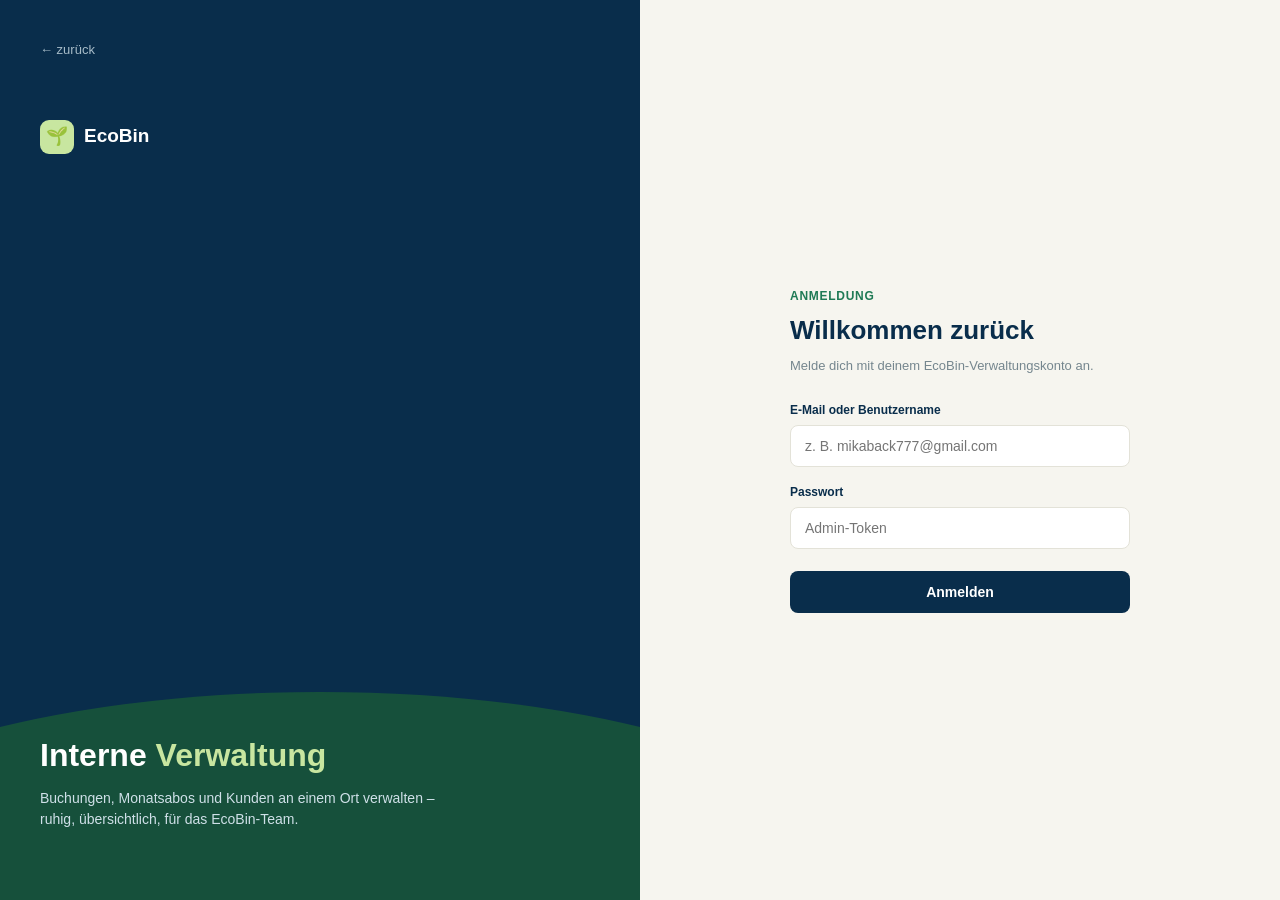
<file: admin_1_4.html>
<!DOCTYPE html>
<html lang="de">
<head>
<meta charset="UTF-8">
<meta name="viewport" content="width=device-width, initial-scale=1.0">
<meta name="robots" content="noindex, nofollow">
<title>EcoBin – Verwaltung</title>
<style>
  :root{
    --green:#1f7a55; --green-dark:#18553a; --lime:#c8e6a0;
    --navy:#092d4b; --navy-2:#0d3a5f; --muted:#75868e; --bg:#f6f5ef; --line:#e3e2d8;
    --danger:#c62828; --danger-bg:#fdecea; --ok-bg:#eaf7ef;
    --card:#ffffff;
  }
  *{box-sizing:border-box}
  body{margin:0;font:14px/1.5 -apple-system,BlinkMacSystemFont,"Segoe UI",Roboto,Arial,sans-serif;background:var(--bg);color:var(--navy)}
  a{color:inherit}
  button{font-family:inherit}

  /* ---------- Login ---------- */
  #login-screen{min-height:100vh;display:flex}
  .login-left{flex:1;background:var(--navy);color:#fff;position:relative;overflow:hidden;padding:40px;display:flex;flex-direction:column;min-height:100vh}
  .login-left .wave{position:absolute;left:0;right:0;bottom:0;height:160px;background:var(--green-dark);border-radius:50% 50% 0 0/100px 100px 0 0;transform:scale(1.6);opacity:.9}
  .back-link{font-size:13px;color:#cfe0e8;text-decoration:none;opacity:.8}
  .back-link:hover{opacity:1}
  .login-logo{display:flex;align-items:center;gap:10px;margin-top:60px}
  .login-logo .mark{width:34px;height:34px;border-radius:9px;background:var(--lime);display:flex;align-items:center;justify-content:center;font-size:18px}
  .login-logo b{font-size:19px}
  .login-hero{margin-top:auto;position:relative;z-index:2;max-width:420px}
  .login-hero h1{font-size:32px;line-height:1.2;margin:0 0 14px}
  .login-hero h1 span{color:var(--lime)}
  .login-hero p{color:#cfe0e8;font-size:14px;margin:0 0 30px}

  .login-right{flex:1;display:flex;align-items:center;justify-content:center;padding:40px;background:var(--bg)}
  .login-form{max-width:340px;width:100%}
  .eyebrow{color:var(--green);font-weight:700;font-size:12px;letter-spacing:.06em;text-transform:uppercase}
  .login-form h2{font-size:26px;margin:6px 0 6px;color:var(--navy)}
  .login-form>p{color:var(--muted);font-size:13px;margin:0 0 26px}
  .field{margin-bottom:16px}
  .field label{display:block;font-size:12px;font-weight:700;color:var(--navy);margin-bottom:6px}
  .field input{width:100%;padding:12px 14px;border:1px solid var(--line);border-radius:8px;font-size:14px;background:#fff}
  .field input:focus{outline:2px solid var(--green);outline-offset:1px}
  #login-btn{width:100%;padding:13px;border:0;border-radius:8px;background:var(--navy);color:#fff;font-weight:700;cursor:pointer;font-size:14px;margin-top:6px}
  #login-btn:disabled{opacity:.6;cursor:default}
  .login-error{color:var(--danger);background:var(--danger-bg);border-radius:8px;padding:9px 12px;font-size:12.5px;margin:0 0 14px;display:none}

  /* ---------- App shell ---------- */
  #app{display:none;min-height:100vh}
  .shell{display:flex;min-height:100vh}
  .sidebar{width:230px;flex-shrink:0;background:var(--navy);color:#fff;display:flex;flex-direction:column;padding:20px 14px}
  .sb-logo{display:flex;align-items:center;gap:10px;padding:6px 8px 22px}
  .sb-logo .mark{width:30px;height:30px;border-radius:8px;background:var(--lime);display:flex;align-items:center;justify-content:center;font-size:15px}
  .sb-logo .name{font-weight:800;font-size:15px;line-height:1.15}
  .sb-logo .sub{font-size:9.5px;letter-spacing:.08em;color:#9fb3c2;text-transform:uppercase}
  nav.sb-nav{display:flex;flex-direction:column;gap:3px}
  .sb-item{display:flex;align-items:center;gap:10px;padding:10px 12px;border-radius:9px;color:#cfe0e8;text-decoration:none;font-size:13.5px;font-weight:600;cursor:pointer;border:0;background:none;text-align:left;width:100%}
  .sb-item .ic{width:18px;text-align:center}
  .sb-item:hover{background:#ffffff14}
  .sb-item.active{background:var(--green);color:#fff}
  .sb-badge{margin-left:auto;background:var(--danger);color:#fff;font-size:10px;border-radius:9px;padding:1px 7px;font-weight:700}
  .sb-footer{margin-top:auto;display:flex;align-items:center;gap:10px;padding:10px 8px;border-top:1px solid #ffffff1f}
  .avatar{width:32px;height:32px;border-radius:50%;background:var(--lime);color:var(--green-dark);display:flex;align-items:center;justify-content:center;font-weight:800;font-size:12.5px;flex-shrink:0}
  .sb-footer .who{flex:1;min-width:0}
  .sb-footer .who b{display:block;font-size:12.5px}
  .sb-footer .who span{display:block;font-size:10.5px;color:#9fb3c2;overflow:hidden;text-overflow:ellipsis;white-space:nowrap}
  .sb-footer button{background:none;border:0;color:#9fb3c2;cursor:pointer;font-size:15px;padding:4px}
  .sb-footer button:hover{color:#fff}

  .main-wrap{flex:1;min-width:0}
  header.topbar{background:#fff;border-bottom:1px solid var(--line);padding:16px 28px;display:flex;align-items:center;justify-content:space-between}
  header.topbar h1{font-size:19px;margin:0}
  header.topbar p{margin:2px 0 0;color:var(--muted);font-size:12.5px}
  .refresh-btn{border:1px solid var(--line);background:#fff;padding:8px 14px;border-radius:20px;cursor:pointer;font-size:12.5px;font-weight:700;color:var(--navy)}
  .refresh-btn:hover{background:#f2f2ec}

  main.content{padding:26px 28px 50px;max-width:1180px}
  .greet h2{font-size:23px;margin:0 0 4px}
  .greet p{color:var(--muted);margin:0 0 22px;font-size:13.5px}

  .stat-grid{display:grid;grid-template-columns:repeat(4,1fr);gap:14px;margin-bottom:24px}
  .stat-card{background:var(--card);border:1px solid var(--line);border-radius:12px;padding:16px 18px}
  .stat-card .lbl{font-size:10.5px;font-weight:800;letter-spacing:.05em;color:var(--muted);text-transform:uppercase}
  .stat-card .val{font-size:26px;font-weight:800;color:var(--navy);margin:8px 0 3px}
  .stat-card .sub{font-size:11.5px;color:var(--muted)}
  .stat-card .sub.warn{color:#9a6700}
  .stat-card .sub.ok{color:var(--green-dark)}

  .grid2{display:grid;grid-template-columns:2fr 1fr;gap:16px;align-items:start;margin-bottom:16px}
  .panel{background:var(--card);border:1px solid var(--line);border-radius:12px;padding:18px 20px}
  .panel-head{display:flex;align-items:center;justify-content:space-between;margin-bottom:12px}
  .panel-head h3{margin:0;font-size:15.5px}
  .small-btn{border:1px solid var(--line);background:#fff;padding:6px 13px;border-radius:16px;font-size:12px;font-weight:700;cursor:pointer;color:var(--navy)}
  .small-btn:hover{background:#f2f2ec}

  table.tbl{width:100%;border-collapse:collapse}
  table.tbl th{text-align:left;font-size:10.5px;letter-spacing:.04em;color:var(--muted);text-transform:uppercase;padding:8px 8px;border-bottom:1px solid var(--line)}
  table.tbl td{padding:11px 8px;border-bottom:1px solid var(--line);font-size:13px;vertical-align:middle}
  table.tbl tr:last-child td{border-bottom:0}
  .cust b{font-weight:700}
  .price{font-weight:700;color:var(--green-dark)}
  .pill{font-size:11px;font-weight:700;padding:3px 10px;border-radius:11px;white-space:nowrap;display:inline-block}
  .pill-new{background:#e6f0fb;color:#1b5fa8}
  .pill-ok{background:var(--ok-bg);color:var(--green-dark)}
  .pill-done{background:#eef0ee;color:var(--muted)}
  .pill-rej{background:var(--danger-bg);color:var(--danger)}
  .pill-paid{background:var(--ok-bg);color:var(--green-dark)}
  .pill-pause{background:#fdf3e0;color:#9a6700}

  .notif{padding:11px 0;border-bottom:1px solid var(--line);font-size:12.5px}
  .notif:last-child{border-bottom:0}
  .notif .pill{margin-bottom:5px}
  .notif .msg{color:var(--navy)}
  .notif .time{color:var(--muted);font-size:11px;margin-top:3px}

  .cal-toolbar{display:flex;align-items:center;justify-content:space-between;margin-bottom:18px;flex-wrap:wrap;gap:10px}
  .cal-nav{display:flex;align-items:center;gap:8px}
  .cal-nav-btn{border:1px solid var(--line);background:#fff;width:36px;height:36px;border-radius:8px;cursor:pointer;font-size:14px;color:var(--navy);display:flex;align-items:center;justify-content:center}
  .cal-nav-btn:hover{background:#f2f2ec}
  .cal-today-btn{border:1px solid var(--line);background:#fff;padding:8px 16px;border-radius:8px;cursor:pointer;font-size:13px;font-weight:700;color:var(--navy)}
  .cal-today-btn:hover{background:#f2f2ec}
  .cal-title{font-size:17px;font-weight:800;text-align:center;flex:1}
  .cal-view-toggle{display:flex;gap:4px;border:1px solid var(--line);border-radius:8px;padding:3px;background:#fff}
  .cal-view-btn{border:0;background:transparent;padding:7px 16px;border-radius:6px;cursor:pointer;font-size:13px;font-weight:700;color:var(--navy)}
  .cal-view-btn.active{background:var(--navy);color:#fff}

  .cal-grid{display:grid;grid-template-columns:repeat(7,1fr);gap:1px;border:1px solid var(--line);border-radius:12px;overflow:hidden;background:var(--line)}
  .cal-dayhead{background:var(--card);padding:10px 8px;text-align:center;font-size:11px;font-weight:800;letter-spacing:.05em;color:var(--muted);text-transform:uppercase}
  .cal-cell{background:#fff;min-height:112px;padding:10px;display:flex;flex-direction:column;gap:6px}
  .cal-cell.out-month{background:#fbfbf8}
  .cal-cell.out-month .cal-daynum{color:#c7c9c2}
  .cal-cell.has-events{background:var(--ok-bg)}
  .cal-cell.today{outline:2px solid var(--green);outline-offset:-2px}
  .cal-daynum{align-self:flex-end;font-size:13px;font-weight:700;color:var(--navy)}
  .cal-event{background:#fff;border-radius:7px;padding:6px 8px;font-size:11px;box-shadow:0 0 0 1px var(--line) inset}
  .cal-event-top{display:flex;align-items:center;gap:5px;margin-bottom:3px}
  .cal-dot{width:7px;height:7px;border-radius:50%;flex-shrink:0}
  .cal-name{font-weight:700;color:var(--navy);white-space:nowrap;overflow:hidden;text-overflow:ellipsis}
  .cal-event-bottom{display:flex;align-items:center;justify-content:space-between;gap:6px}
  .cal-price{font-weight:700;color:var(--navy)}
  .cal-status{font-weight:700;font-size:10px;white-space:nowrap}

  .pf-tabs{display:flex;gap:8px;margin-bottom:18px;flex-wrap:wrap}
  .pf-tab{display:flex;align-items:center;gap:8px;border:1px solid var(--line);background:#fff;padding:9px 16px;border-radius:10px;font-size:13px;font-weight:700;color:var(--navy);cursor:pointer}
  .pf-tab:hover{background:#f2f2ec}
  .pf-tab.active{background:var(--navy);color:#fff;border-color:var(--navy)}
  .pf-tab .cnt{background:#eef0ee;color:var(--navy);border-radius:9px;padding:1px 8px;font-size:11px;font-weight:800}
  .pf-tab.active .cnt{background:#ffffff2e;color:#fff}

  .mail-card{background:var(--card);border:1px solid var(--line);border-radius:12px;padding:16px 20px;margin-bottom:14px;cursor:pointer;transition:box-shadow .15s,border-color .15s}
  .mail-card:hover{box-shadow:0 2px 10px rgba(0,0,0,.08);border-color:var(--navy-2)}
  .mail-card h4{margin:0 0 10px;font-size:14.5px}
  .mail-row{display:flex;align-items:center;justify-content:space-between;padding:8px 0;border-bottom:1px solid var(--line);font-size:13px}
  .mail-row:last-child{border-bottom:0}
  .mail-row .k{color:var(--muted)}
  .mail-row .v{font-weight:700;color:var(--navy)}
  .mail-row .v.price{color:var(--green-dark)}

  .row-click{cursor:pointer}
  .row-click:hover{background:#f8f8f2}
  .kd-action-grid{display:grid;grid-template-columns:repeat(2,1fr);gap:10px}
  .kd-action-btn{text-align:left;border:1px solid var(--line);background:#fff;border-radius:10px;padding:14px 16px;cursor:pointer;display:flex;flex-direction:column;gap:4px}
  .kd-action-btn:hover{background:#f2f2ec;border-color:var(--navy)}
  .kd-action-btn b{font-size:13.5px;color:var(--navy)}
  .kd-action-btn span{font-size:11.5px;color:var(--muted);line-height:1.4}
  .kd-custom-mail .field textarea{width:100%;padding:12px 14px;border:1px solid var(--line);border-radius:8px;font-size:13.5px;font-family:inherit;resize:vertical}

  .modal-overlay{position:fixed;inset:0;background:rgba(9,45,75,.45);display:flex;align-items:center;justify-content:center;z-index:1000;padding:20px}
  .modal-box{background:#fff;border-radius:12px;padding:24px 26px;max-width:380px;width:100%;box-shadow:0 20px 60px rgba(0,0,0,.25)}
  .modal-box h3{margin:0 0 10px;font-size:17px;color:var(--navy)}
  .modal-box p{margin:0 0 20px;font-size:13.5px;color:var(--muted);line-height:1.5}
  .modal-actions{display:flex;justify-content:flex-end;gap:10px}
  .modal-danger{background:var(--danger);border-color:var(--danger);color:#fff}
  .modal-danger:hover{background:#a81f1f}
  .modal-accept{background:var(--green-dark);border-color:var(--green-dark);color:#fff}
  .modal-accept:hover{background:#0f3d29}
  /* ---------- Buchungsdetail-Modal ---------- */
  #booking-detail-modal .modal-box{max-width:460px}
  #booking-detail-modal h3{margin-bottom:6px}
  #bd-fields{margin-top:14px}
  #bd-actions{margin-top:20px;justify-content:stretch}
  #bd-actions button{flex:1;padding:11px;justify-content:center;text-align:center}
  .bd-refund-hint{font-size:11.5px;color:var(--danger);background:var(--danger-bg);padding:9px 11px;border-radius:8px;margin-top:14px;line-height:1.5}
  .bd-action-msg{font-size:12.5px;margin-top:12px;padding:8px 11px;border-radius:8px;display:none}
  .bd-action-msg.ok{display:block;background:var(--ok-bg);color:var(--green-dark)}
  .bd-action-msg.error{display:block;background:var(--danger-bg);color:var(--danger)}
  .pf-section-title{font-size:15.5px;margin:0 0 12px;font-weight:800}

  .empty-state{color:var(--muted);text-align:center;padding:34px 10px;font-size:13px}
  .loading{color:var(--muted);text-align:center;padding:34px 10px;font-size:13px}
  .placeholder{background:var(--card);border:1px dashed var(--line);border-radius:12px;padding:60px 20px;text-align:center;color:var(--muted)}
  .placeholder b{display:block;color:var(--navy);font-size:16px;margin-bottom:6px}

  @media (max-width: 900px){
    #login-screen{flex-direction:column}
    .login-left{min-height:280px}
    .shell{flex-direction:column}
    .sidebar{width:100%;flex-direction:row;flex-wrap:wrap;align-items:center}
    nav.sb-nav{flex-direction:row;flex-wrap:wrap}
    .sb-footer{width:100%}
    .stat-grid{grid-template-columns:repeat(2,1fr)}
    .grid2{grid-template-columns:1fr}
  }
</style>
</head>
<body>

<!-- ================= LOGIN ================= -->
<div id="login-screen">
  <div class="login-left">
    <a class="back-link" href="/">&larr; zurück</a>
    <div class="login-logo">
      <div class="mark">🌱</div>
      <b>EcoBin</b>
    </div>
    <div class="login-hero">
      <h1>Interne <span>Verwaltung</span></h1>
      <p>Buchungen, Monatsabos und Kunden an einem Ort verwalten – ruhig, übersichtlich, für das EcoBin-Team.</p>
    </div>
    <div class="wave"></div>
  </div>
  <div class="login-right">
    <div class="login-form">
      <div class="eyebrow">Anmeldung</div>
      <h2>Willkommen zurück</h2>
      <p>Melde dich mit deinem EcoBin-Verwaltungskonto an.</p>
      <p class="login-error" id="login-error">Anmeldung fehlgeschlagen. Bitte Passwort/Token prüfen.</p>
      <div class="field">
        <label for="login-user">E-Mail oder Benutzername</label>
        <input id="login-user" type="text" autocomplete="username" placeholder="z. B. mikaback777@gmail.com">
      </div>
      <div class="field">
        <label for="login-pass">Passwort</label>
        <input id="login-pass" type="password" autocomplete="current-password" placeholder="Admin-Token">
      </div>
      <button id="login-btn">Anmelden</button>
    </div>
  </div>
</div>

<!-- ================= APP ================= -->
<div id="app">
  <div class="shell">
    <aside class="sidebar">
      <div class="sb-logo">
        <div class="mark">🌱</div>
        <div>
          <div class="name">EcoBin</div>
          <div class="sub">Verwaltung</div>
        </div>
      </div>
      <nav class="sb-nav">
        <button class="sb-item active" data-tab="dashboard"><span class="ic">🏠</span> Dashboard</button>
        <button class="sb-item" data-tab="kalender"><span class="ic">🗓️</span> Kalender</button>
        <button class="sb-item" data-tab="postfach"><span class="ic">📮</span> Postfach<span class="sb-badge" id="pf-badge" style="display:none">0</span></button>
        <button class="sb-item" data-tab="abos"><span class="ic">💳</span> Monatsabos</button>
        <button class="sb-item" data-tab="kunden"><span class="ic">👥</span> Kunden</button>
        <button class="sb-item" data-tab="einstellungen"><span class="ic">⚙️</span> Einstellungen</button>
      </nav>
      <div class="sb-footer">
        <div class="avatar" id="user-avatar">EB</div>
        <div class="who">
          <b id="user-name">Admin</b>
          <span id="user-email">—</span>
        </div>
        <button id="logout-btn" title="Abmelden">⏻</button>
      </div>
    </aside>

    <div class="main-wrap">
      <header class="topbar">
        <div>
          <h1 id="page-title">Dashboard</h1>
          <p id="page-sub">Überblick über Buchungen, Umsatz und offene Aufgaben</p>
        </div>
        <button class="refresh-btn" id="refresh-btn">🔄 Aktualisieren</button>
      </header>

      <main class="content" id="view-dashboard">
        <div class="greet">
          <h2 id="greet-title">Guten Tag 👋</h2>
          <p>Hier ist der Überblick über aktuelle Buchungen, Monatsabos und Umsatz.</p>
        </div>

        <div class="stat-grid" id="stat-grid">
          <div class="stat-card">
            <div class="lbl">Offene Buchungen</div>
            <div class="val" id="stat-pending">–</div>
            <div class="sub warn">warten auf Bestätigung</div>
          </div>
          <div class="stat-card">
            <div class="lbl">Aktive Monatsabos</div>
            <div class="val" id="stat-abos">–</div>
            <div class="sub" id="stat-abos-sub">von – insgesamt</div>
          </div>
          <div class="stat-card">
            <div class="lbl" id="stat-revenue-label">Umsatz</div>
            <div class="val" id="stat-revenue">–</div>
            <div class="sub">aus bestätigten Buchungen &amp; Abos</div>
          </div>
          <div class="stat-card">
            <div class="lbl">Kunden gesamt</div>
            <div class="val" id="stat-customers">–</div>
            <div class="sub">registrierte Kundendatensätze</div>
          </div>
        </div>

        <div class="grid2">
          <div class="panel">
            <div class="panel-head">
              <h3>Nächste Termine</h3>
              <button class="small-btn" data-tab="kalender">Zum Kalender</button>
            </div>
            <div id="next-appointments"><div class="loading">Lädt …</div></div>
          </div>
          <div class="panel">
            <div class="panel-head">
              <h3>Aktuelle Benachrichtigungen</h3>
              <button class="small-btn" data-tab="postfach">Zum Postfach</button>
            </div>
            <div id="notifications"><div class="loading">Lädt …</div></div>
          </div>
        </div>

        <div class="panel">
          <div class="panel-head">
            <h3>Letzte Buchungen</h3>
            <button class="small-btn" data-tab="kunden">Alle Kunden</button>
          </div>
          <div id="recent-bookings"><div class="loading">Lädt …</div></div>
        </div>
      </main>

      <main class="content" id="view-kalender" style="display:none">
        <div class="greet">
          <h2>Kalender</h2>
          <p>Terminübersicht der geplanten Reinigungen – Wochen- oder Monatsansicht.</p>
        </div>

        <div class="cal-toolbar">
          <div class="cal-nav">
            <button class="cal-nav-btn" id="cal-prev">←</button>
            <button class="cal-today-btn" id="cal-today">Heute</button>
            <button class="cal-nav-btn" id="cal-next">→</button>
          </div>
          <div class="cal-title" id="cal-title">–</div>
          <div class="cal-view-toggle">
            <button class="cal-view-btn" data-cal-view="week">Woche</button>
            <button class="cal-view-btn active" data-cal-view="month">Monat</button>
          </div>
        </div>

        <div class="cal-grid" id="cal-grid"></div>
      </main>

      <main class="content" id="view-abos" style="display:none">
        <div class="greet">
          <h2>Monatsabos</h2>
          <p>Laufende und beendete Abonnements im Überblick.</p>
        </div>

        <div class="stat-grid" style="margin-bottom:24px">
          <div class="stat-card">
            <div class="lbl">Aktive Abos</div>
            <div class="val" id="abo-stat-active">–</div>
            <div class="sub ok">laufende Abonnements</div>
          </div>
          <div class="stat-card">
            <div class="lbl">Neue Anfragen</div>
            <div class="val" id="abo-stat-pending">–</div>
            <div class="sub warn">warten auf Bestätigung</div>
          </div>
          <div class="stat-card">
            <div class="lbl">Monatsumsatz aus Abos</div>
            <div class="val" id="abo-stat-revenue">–</div>
            <div class="sub">aus aktiven Abonnements</div>
          </div>
          <div class="stat-card">
            <div class="lbl">Abos gesamt</div>
            <div class="val" id="abo-stat-total">–</div>
            <div class="sub" id="abo-stat-total-sub">seit Start</div>
          </div>
        </div>

        <div class="panel">
          <div class="panel-head"><h3 class="pf-section-title" style="margin:0">Abonnements</h3></div>
          <div class="pf-tabs" id="abo-tabs">
            <button class="pf-tab active" data-abo-filter="active">Aktiv <span class="cnt" id="abo-cnt-active">0</span></button>
            <button class="pf-tab" data-abo-filter="pending">Neu <span class="cnt" id="abo-cnt-pending">0</span></button>
            <button class="pf-tab" data-abo-filter="paused">Pausiert <span class="cnt" id="abo-cnt-paused">0</span></button>
            <button class="pf-tab" data-abo-filter="rejected">Gekündigt <span class="cnt" id="abo-cnt-rejected">0</span></button>
            <button class="pf-tab" data-abo-filter="all">Alle <span class="cnt" id="abo-cnt-all">0</span></button>
          </div>
          <div id="abo-table"><div class="loading">Lädt …</div></div>
        </div>
      </main>

      <main class="content" id="view-kunde-detail" style="display:none">
        <div class="greet">
          <button class="small-btn" id="kd-back" style="margin-bottom:14px">← Zurück zu Monatsabos</button>
          <h2 id="kd-title">Kunde</h2>
          <p id="kd-status"></p>
        </div>

        <div class="panel" style="margin-bottom:16px">
          <div class="panel-head"><h3 class="pf-section-title" style="margin:0">Kundendaten</h3></div>
          <div id="kd-fields"></div>
        </div>

        <div class="panel">
          <div class="panel-head">
            <h3 class="pf-section-title" style="margin:0">Verwaltung</h3>
            <button class="small-btn" id="kd-edit-toggle">✎ Bearbeiten</button>
          </div>
          <div id="kd-edit-panel" style="display:none">
            <div class="kd-action-grid">
              <button class="kd-action-btn" data-kd-action="cancel">
                <b>Abo kündigen</b>
                <span>E-Mail-Entwurf zur Kündigung öffnen · Status wird auf „Gekündigt" gesetzt</span>
              </button>
              <button class="kd-action-btn" data-kd-action="reschedule">
                <b>Termin verlegen</b>
                <span>E-Mail-Entwurf zur Terminverlegung öffnen · Status bleibt „Aktiv"</span>
              </button>
              <button class="kd-action-btn" data-kd-action="pause">
                <b>Abo pausieren</b>
                <span>E-Mail-Entwurf zur Pausierung öffnen · Status wird auf „Pausiert" gesetzt</span>
              </button>
              <button class="kd-action-btn" data-kd-action="custom">
                <b>Eigene E-Mail schreiben</b>
                <span>Freien E-Mail-Entwurf an den Kunden öffnen</span>
              </button>
            </div>
            <div id="kd-custom-mail" class="kd-custom-mail" style="display:none;margin-top:14px">
              <div class="field"><label>Betreff</label><input type="text" id="kd-custom-subject"></div>
              <div class="field"><label>Nachricht</label><textarea id="kd-custom-body" rows="6"></textarea></div>
              <button class="small-btn" id="kd-custom-send">E-Mail-Entwurf öffnen</button>
            </div>
          </div>
        </div>
      </main>

      <main class="content" id="view-postfach" style="display:none">
        <div class="greet">
          <h2>Postfach</h2>
          <p>Offene Aufträge, Verlauf und sonstige Nachrichten.</p>
        </div>

        <div class="pf-tabs" id="postfach-subtabs" style="margin-bottom:18px">
          <button class="pf-tab active" data-pf-sub="buchungen">Buchungsanfragen</button>
          <button class="pf-tab" data-pf-sub="andere">Andere Nachrichten <span class="cnt" id="pf-other-badge">0</span></button>
        </div>

        <div id="pf-sub-buchungen">
          <div class="panel" style="margin-bottom:16px">
            <div class="panel-head"><h3 class="pf-section-title" style="margin:0">Offene Aufträge</h3></div>
            <div id="postfach-open"><div class="loading">Lädt …</div></div>
          </div>

          <div class="panel">
            <div class="panel-head">
              <h3 class="pf-section-title" style="margin:0">Verlauf</h3>
              <button class="small-btn" id="pf-history-toggle">Verlauf anzeigen</button>
            </div>
            <div id="pf-history-body" style="display:none">
              <div class="pf-tabs" id="pf-tabs">
                <button class="pf-tab active" data-pf-filter="open">Offen <span class="cnt" id="pf-cnt-open">0</span></button>
                <button class="pf-tab" data-pf-filter="accepted">Angenommen <span class="cnt" id="pf-cnt-accepted">0</span></button>
                <button class="pf-tab" data-pf-filter="rejected">Abgelehnt <span class="cnt" id="pf-cnt-rejected">0</span></button>
                <button class="pf-tab" data-pf-filter="all">Alle <span class="cnt" id="pf-cnt-all">0</span></button>
              </div>
              <div id="postfach-history"><div class="loading">Lädt …</div></div>
            </div>
          </div>
        </div>

        <div id="pf-sub-andere" style="display:none">
          <div class="panel">
            <div class="panel-head"><h3 class="pf-section-title" style="margin:0">Andere Nachrichten</h3></div>
            <div id="pf-other-list"><div class="empty-state">Keine sonstigen Nachrichten.</div></div>
          </div>
        </div>
      </main>

      <main class="content" id="view-kunden" style="display:none">
        <div class="greet">
          <h2>Kunden</h2>
          <p>Alle Kundendatensätze im Überblick.</p>
        </div>

        <div class="panel">
          <div class="panel-head" style="flex-wrap:wrap;gap:10px">
            <h3 class="pf-section-title" style="margin:0">Alle Kunden</h3>
            <input type="text" id="ku-search" placeholder="Suche nach Name oder E-Mail …" style="padding:9px 13px;border:1px solid var(--line);border-radius:8px;font-size:13px;min-width:230px;background:#fff">
          </div>
          <div class="pf-tabs" id="ku-tabs">
            <button class="pf-tab active" data-ku-filter="all">Alle <span class="cnt" id="ku-cnt-all">0</span></button>
            <button class="pf-tab" data-ku-filter="abo-active">Abo aktiv <span class="cnt" id="ku-cnt-abo-active">0</span></button>
            <button class="pf-tab" data-ku-filter="no-abo">Kein Abo <span class="cnt" id="ku-cnt-no-abo">0</span></button>
          </div>
          <div id="ku-table"><div class="loading">Lädt …</div></div>
        </div>
      </main>

      <main class="content" id="view-kunden-detail" style="display:none">
        <div class="greet">
          <button class="small-btn" id="ku-back" style="margin-bottom:14px">← Zurück zu Kunden</button>
          <h2 id="ku-title">Kunde</h2>
          <p id="ku-sub"></p>
        </div>

        <div class="panel" style="margin-bottom:16px">
          <div class="panel-head"><h3 class="pf-section-title" style="margin:0">Kundendaten</h3></div>
          <div id="ku-fields"></div>
        </div>

        <div class="panel" style="margin-bottom:16px">
          <div class="panel-head"><h3 class="pf-section-title" style="margin:0">Buchungen</h3></div>
          <div id="ku-bookings"></div>
        </div>

        <div class="panel">
          <div class="panel-head"><h3 class="pf-section-title" style="margin:0;color:var(--danger)">Gefahrenzone</h3></div>
          <p style="font-size:12.5px;color:var(--muted);margin:0 0 14px;line-height:1.5">Löscht unwiderruflich alle gespeicherten Daten dieses Kunden (Kontaktdaten und Buchungen). Nur verwenden, wenn der Kunde die Löschung seiner Daten angefragt hat – es werden ausschließlich die Daten dieses einen Kunden entfernt.</p>
          <button class="small-btn" id="ku-delete-btn" style="border-color:var(--danger);color:var(--danger)">🗑 Gesamte Daten löschen</button>
        </div>
      </main>

      <main class="content" id="view-placeholder" style="display:none">
        <div class="placeholder">
          <b id="placeholder-title">Bereich</b>
          Dieser Bereich folgt in einem späteren Schritt.
        </div>
      </main>
    </div>
  </div>
</div>

<div id="confirm-modal" class="modal-overlay" style="display:none">
  <div class="modal-box">
    <h3 id="confirm-modal-title">Wirklich löschen?</h3>
    <p id="confirm-modal-text"></p>
    <div class="modal-actions">
      <button class="small-btn" id="confirm-modal-cancel">Abbrechen</button>
      <button class="small-btn modal-danger" id="confirm-modal-confirm">Ja, löschen</button>
    </div>
  </div>
</div>

<div id="booking-detail-modal" class="modal-overlay" style="display:none">
  <div class="modal-box">
    <h3 id="bd-title">Buchung</h3>
    <span class="pill" id="bd-status"></span>
    <div id="bd-fields"></div>
    <div class="modal-actions" id="bd-actions" style="display:none">
      <button class="small-btn modal-accept" id="bd-accept-btn">Annehmen</button>
      <button class="small-btn modal-danger" id="bd-reject-btn">Ablehnen</button>
    </div>
    <p class="bd-refund-hint" id="bd-refund-hint">Hinweis: Die Zahlung ist bei dieser Buchung bereits über PayPal erfolgt. „Ablehnen“ verschickt eine Info-E-Mail an den Kunden – eine Rückerstattung erfolgt NICHT automatisch. Bitte bei Bedarf manuell im PayPal-Konto erstatten.</p>
    <p class="bd-action-msg" id="bd-action-msg"></p>
    <button class="small-btn" id="bd-close-btn" style="width:100%;margin-top:14px;justify-content:center;text-align:center">Schließen</button>
  </div>
</div>

<script>
(function () {
  const WORKER_URL = "https://ecobin.mikaback777.workers.dev";
  const TOKEN_KEY = "ecobin_verwaltung_token";
  const USER_KEY = "ecobin_verwaltung_user";
  let token = sessionStorage.getItem(TOKEN_KEY) || "";
  let bookings = [];

  const loginScreen = document.getElementById("login-screen");
  const app = document.getElementById("app");
  const loginBtn = document.getElementById("login-btn");
  const userInput = document.getElementById("login-user");
  const passInput = document.getElementById("login-pass");
  const loginError = document.getElementById("login-error");

  const PAGE_TITLES = {
    dashboard: ["Dashboard", "Überblick über Buchungen, Umsatz und offene Aufgaben"],
    kalender: ["Kalender", "Terminübersicht der geplanten Reinigungen – Wochen- oder Monatsansicht."],
    postfach: ["Postfach", "Nachrichten und Kundenanfragen"],
    abos: ["Monatsabos", "Laufende und beendete Abonnements"],
    kunden: ["Kunden", "Alle Kundendatensätze"],
    einstellungen: ["Einstellungen", "Konto- und Systemeinstellungen"],
  };

  function escapeHtml(str) {
    return String(str == null ? "" : str).replace(/[&<>"']/g, (c) => ({ "&": "&amp;", "<": "&lt;", ">": "&gt;", '"': "&quot;", "'": "&#39;" }[c]));
  }
  function formatDateDe(d) {
    if (!d) return "–";
    try { return new Date(d + "T00:00:00").toLocaleDateString("de-DE", { day: "2-digit", month: "2-digit", year: "numeric" }); }
    catch (_) { return d; }
  }
  function formatDateTimeDe(iso) {
    if (!iso) return "–";
    try {
      const dt = new Date(iso);
      return dt.toLocaleDateString("de-DE") + ", " + dt.toLocaleTimeString("de-DE", { hour: "2-digit", minute: "2-digit" });
    } catch (_) { return iso; }
  }
  function formatEuro(n) {
    if (n === null || n === undefined || isNaN(n)) return "–";
    return Number(n).toLocaleString("de-DE", { minimumFractionDigits: 2, maximumFractionDigits: 2 }) + " €";
  }
  function todayIso() {
    const d = new Date();
    return d.getFullYear() + "-" + String(d.getMonth() + 1).padStart(2, "0") + "-" + String(d.getDate()).padStart(2, "0");
  }
  function initialsOf(str) {
    str = (str || "").trim();
    if (!str) return "EB";
    const namePart = str.includes("@") ? str.split("@")[0] : str;
    const words = namePart.replace(/[._-]+/g, " ").trim().split(/\s+/);
    if (words.length >= 2) return (words[0][0] + words[1][0]).toUpperCase();
    return namePart.slice(0, 2).toUpperCase();
  }

  async function api(path, opts) {
    const res = await fetch(WORKER_URL + path, Object.assign({}, opts, {
      headers: Object.assign({ "Authorization": "Bearer " + token }, (opts && opts.headers) || {}),
    }));
    if (res.status === 401) {
      sessionStorage.removeItem(TOKEN_KEY);
      token = "";
      showLogin(true);
      throw new Error("Nicht autorisiert");
    }
    return res.json();
  }

  function showLogin(withError) {
    app.style.display = "none";
    loginScreen.style.display = "flex";
    loginError.style.display = withError ? "block" : "none";
    loginBtn.disabled = false;
    loginBtn.textContent = "Anmelden";
  }

  function showApp() {
    loginScreen.style.display = "none";
    app.style.display = "block";
    const displayName = sessionStorage.getItem(USER_KEY) || "Admin";
    document.getElementById("user-avatar").textContent = initialsOf(displayName);
    document.getElementById("user-name").textContent = displayName.includes("@") ? displayName.split("@")[0] : displayName;
    document.getElementById("user-email").textContent = displayName;
    loadDashboard();
  }

  loginBtn.addEventListener("click", async () => {
    const user = userInput.value.trim();
    const pass = passInput.value;
    if (!pass) { loginError.textContent = "Bitte Passwort/Token eingeben."; loginError.style.display = "block"; return; }
    token = pass;
    loginBtn.disabled = true;
    loginBtn.textContent = "Wird geprüft …";
    try {
      const test = await api("/api/admin/bookings?status=pending");
      if (Array.isArray(test)) {
        sessionStorage.setItem(TOKEN_KEY, token);
        sessionStorage.setItem(USER_KEY, user || "Admin");
        showApp();
      } else {
        throw new Error("unexpected");
      }
    } catch (e) {
      loginError.textContent = "Anmeldung fehlgeschlagen. Bitte Passwort/Token prüfen.";
      loginError.style.display = "block";
      loginBtn.disabled = false;
      loginBtn.textContent = "Anmelden";
    }
  });
  [userInput, passInput].forEach((el) => el.addEventListener("keydown", (e) => { if (e.key === "Enter") loginBtn.click(); }));

  document.getElementById("logout-btn").addEventListener("click", () => {
    sessionStorage.removeItem(TOKEN_KEY);
    sessionStorage.removeItem(USER_KEY);
    token = "";
    showLogin(false);
  });

  document.getElementById("refresh-btn").addEventListener("click", loadDashboard);

  // Navigation
  document.querySelectorAll("[data-tab]").forEach((el) => {
    el.addEventListener("click", () => switchTab(el.dataset.tab));
  });
  function switchTab(tab) {
    document.querySelectorAll(".sb-item").forEach((b) => b.classList.toggle("active", b.dataset.tab === tab));
    const [title, sub] = PAGE_TITLES[tab] || ["Dashboard", ""];
    document.getElementById("page-title").textContent = title;
    document.getElementById("page-sub").textContent = sub;
    const namedViews = ["dashboard", "postfach", "kalender", "abos", "kunden"];
    document.getElementById("view-dashboard").style.display = tab === "dashboard" ? "block" : "none";
    document.getElementById("view-postfach").style.display = tab === "postfach" ? "block" : "none";
    document.getElementById("view-kalender").style.display = tab === "kalender" ? "block" : "none";
    document.getElementById("view-abos").style.display = tab === "abos" ? "block" : "none";
    document.getElementById("view-kunden").style.display = tab === "kunden" ? "block" : "none";
    document.getElementById("view-kunde-detail").style.display = "none";
    document.getElementById("view-kunden-detail").style.display = "none";
    if (!namedViews.includes(tab)) {
      document.getElementById("view-placeholder").style.display = "block";
      document.getElementById("placeholder-title").textContent = title;
    } else {
      document.getElementById("view-placeholder").style.display = "none";
    }
    if (tab === "kalender") renderCalendar();
    if (tab === "abos") renderAbos();
    if (tab === "kunden") renderKundenTable();
  }

  function statusInfo(b, todayI) {
    if (b.status === "rejected") return { label: "Storniert", cls: "pill-rej" };
    if (b.status === "pending") return { label: "Neu", cls: "pill-new" };
    if (b.status === "paused") return { label: "Pausiert", cls: "pill-pause" };
    if (b.status === "accepted") {
      if (b.date && b.date < todayI) return { label: "Erledigt", cls: "pill-done" };
      return { label: "Bestätigt", cls: "pill-ok" };
    }
    return { label: b.status || "–", cls: "pill-done" };
  }

  function bookingRowHtml(b, todayI) {
    const st = statusInfo(b, todayI);
    const bins = b.binTypes || (b.bins != null ? b.bins + "× Tonne" : "–");
    return (
      "<tr>" +
      '<td class="cust"><b>' + escapeHtml(b.name || "Unbekannt") + "</b></td>" +
      "<td>" + formatDateDe(b.date) + "</td>" +
      "<td>" + escapeHtml(bins) + "</td>" +
      '<td class="price">' + formatEuro(b.amount) + "</td>" +
      '<td><span class="pill ' + st.cls + '">' + st.label + "</span></td>" +
      '<td><span class="pill pill-paid">Bezahlt</span></td>' +
      "</tr>"
    );
  }

  function renderTable(containerId, list, todayI, emptyText) {
    const el = document.getElementById(containerId);
    if (!list.length) { el.innerHTML = '<div class="empty-state">' + emptyText + "</div>"; return; }
    el.innerHTML =
      '<table class="tbl"><thead><tr>' +
      "<th>Kunde</th><th>Termin</th><th>Tonnen</th><th>Betrag</th><th>Status</th><th>Zahlung</th>" +
      "</tr></thead><tbody>" + list.map((b) => bookingRowHtml(b, todayI)).join("") + "</tbody></table>";
  }

  let calView = "month";
  let calDate = new Date();
  calDate.setHours(0, 0, 0, 0);

  function isoDateOf(d) {
    return d.getFullYear() + "-" + String(d.getMonth() + 1).padStart(2, "0") + "-" + String(d.getDate()).padStart(2, "0");
  }
  function addDaysCal(d, n) {
    const r = new Date(d);
    r.setDate(r.getDate() + n);
    r.setHours(0, 0, 0, 0);
    return r;
  }
  function startOfWeekCal(d) {
    const day = d.getDay();
    const diff = day === 0 ? -6 : 1 - day;
    return addDaysCal(d, diff);
  }
  function capitalize(s) { return s.charAt(0).toUpperCase() + s.slice(1); }

  function buildMonthDays(refDate) {
    const year = refDate.getFullYear(), month = refDate.getMonth();
    const first = new Date(year, month, 1);
    const last = new Date(year, month + 1, 0);
    const start = startOfWeekCal(first);
    const totalDays = Math.round((last - start) / 86400000) + 1;
    const totalCells = Math.ceil(totalDays / 7) * 7;
    const days = [];
    for (let i = 0; i < totalCells; i++) days.push(addDaysCal(start, i));
    return days;
  }
  function buildWeekDays(refDate) {
    const start = startOfWeekCal(refDate);
    const days = [];
    for (let i = 0; i < 7; i++) days.push(addDaysCal(start, i));
    return days;
  }

  function calTitleText() {
    if (calView === "month") {
      return capitalize(calDate.toLocaleDateString("de-DE", { month: "long", year: "numeric" }));
    }
    const days = buildWeekDays(calDate);
    const start = days[0], end = days[6];
    if (start.getMonth() === end.getMonth() && start.getFullYear() === end.getFullYear()) {
      return start.getDate() + ".–" + end.getDate() + ". " + capitalize(end.toLocaleDateString("de-DE", { month: "long", year: "numeric" }));
    }
    const mStart = start.toLocaleDateString("de-DE", { month: "short" });
    const mEnd = end.toLocaleDateString("de-DE", { month: "short", year: "numeric" });
    return start.getDate() + ". " + mStart + " – " + end.getDate() + ". " + mEnd;
  }

  function calEventHtml(b, todayI) {
    const st = statusInfo(b, todayI);
    const dotColor = { "pill-new": "#1b5fa8", "pill-ok": "var(--green-dark)", "pill-done": "var(--muted)", "pill-rej": "var(--danger)" }[st.cls] || "var(--muted)";
    return (
      '<div class="cal-event">' +
      '<div class="cal-event-top"><span class="cal-dot" style="background:' + dotColor + '"></span><span class="cal-name">' + escapeHtml(b.name || "Unbekannt") + "</span></div>" +
      '<div class="cal-event-bottom"><span class="cal-price">' + formatEuro(b.amount) + '</span><span class="cal-status" style="color:' + dotColor + '">' + st.label + "</span></div>" +
      "</div>"
    );
  }

  function renderCalendar() {
    const titleEl = document.getElementById("cal-title");
    const gridEl = document.getElementById("cal-grid");
    if (!titleEl || !gridEl) return;

    titleEl.textContent = calTitleText();
    document.querySelectorAll(".cal-view-btn").forEach((b) => b.classList.toggle("active", b.dataset.calView === calView));

    const todayI = todayIso();
    const byDate = {};
    bookings.filter((b) => b.date && b.status !== "rejected").forEach((b) => {
      (byDate[b.date] = byDate[b.date] || []).push(b);
    });

    const days = calView === "month" ? buildMonthDays(calDate) : buildWeekDays(calDate);
    const currentMonth = calDate.getMonth();
    const dayHeadNames = ["MO", "DI", "MI", "DO", "FR", "SA", "SO"];

    let html = dayHeadNames.map((n) => '<div class="cal-dayhead">' + n + "</div>").join("");
    html += days.map((day) => {
      const iso = isoDateOf(day);
      const evts = (byDate[iso] || []).slice().sort((a, c) => (a.name || "").localeCompare(c.name || ""));
      const isToday = iso === todayI;
      const inMonth = calView === "week" ? true : day.getMonth() === currentMonth;
      let cls = "cal-cell";
      if (evts.length) cls += " has-events";
      if (isToday) cls += " today";
      if (!inMonth) cls += " out-month";
      return (
        '<div class="' + cls + '">' +
        '<div class="cal-daynum">' + day.getDate() + "</div>" +
        evts.map((b) => calEventHtml(b, todayI)).join("") +
        "</div>"
      );
    }).join("");

    gridEl.innerHTML = html;
  }

  document.getElementById("cal-prev").addEventListener("click", () => {
    calDate = calView === "month" ? new Date(calDate.getFullYear(), calDate.getMonth() - 1, 1) : addDaysCal(calDate, -7);
    renderCalendar();
  });
  document.getElementById("cal-next").addEventListener("click", () => {
    calDate = calView === "month" ? new Date(calDate.getFullYear(), calDate.getMonth() + 1, 1) : addDaysCal(calDate, 7);
    renderCalendar();
  });
  document.getElementById("cal-today").addEventListener("click", () => {
    calDate = new Date();
    calDate.setHours(0, 0, 0, 0);
    renderCalendar();
  });
  document.querySelectorAll(".cal-view-btn").forEach((btn) => {
    btn.addEventListener("click", () => {
      calView = btn.dataset.calView;
      renderCalendar();
    });
  });

  function aboStatusInfo(b) {
    if (b.status === "rejected") return { label: "Gekündigt", cls: "pill-rej" };
    if (b.status === "pending") return { label: "Neu", cls: "pill-new" };
    if (b.status === "paused") return { label: "Pausiert", cls: "pill-pause" };
    if (b.status === "accepted") return { label: "Aktiv", cls: "pill-ok" };
    return { label: b.status || "–", cls: "pill-done" };
  }

  function aboRowHtml(b) {
    const st = aboStatusInfo(b);
    return (
      '<tr class="row-click" data-uid="' + b._uid + '">' +
      '<td class="cust"><b>' + escapeHtml(b.name || "Unbekannt") + "</b></td>" +
      "<td>" + formatDateDe(b.createdAt ? String(b.createdAt).slice(0, 10) : null) + "</td>" +
      "<td>" + formatDateDe(b.date) + "</td>" +
      '<td class="price">' + formatEuro(b.amount) + " / Monat</td>" +
      '<td><span class="pill ' + st.cls + '">' + st.label + "</span></td>" +
      "</tr>"
    );
  }

  function renderAboTable(list) {
    const el = document.getElementById("abo-table");
    if (!list.length) { el.innerHTML = '<div class="empty-state">Keine Abonnements in dieser Ansicht.</div>'; return; }
    el.innerHTML =
      '<table class="tbl"><thead><tr>' +
      "<th>Kunde</th><th>Seit</th><th>Nächster Termin</th><th>Betrag</th><th>Status</th>" +
      "</tr></thead><tbody>" + list.map(aboRowHtml).join("") + "</tbody></table>";
    el.querySelectorAll("tr[data-uid]").forEach((tr) => {
      tr.addEventListener("click", () => showKundeDetail(tr.dataset.uid));
    });
  }

  let aboFilter = "active";

  function aboFilteredList(list) {
    if (aboFilter === "active") return list.filter((b) => b.status === "accepted");
    if (aboFilter === "pending") return list.filter((b) => b.status === "pending");
    if (aboFilter === "paused") return list.filter((b) => b.status === "paused");
    if (aboFilter === "rejected") return list.filter((b) => b.status === "rejected");
    return list;
  }

  function renderAbos() {
    const totalEl = document.getElementById("abo-stat-active");
    if (!totalEl) return;

    const all = bookings.filter((b) => b.abo);
    const active = all.filter((b) => b.status === "accepted");
    const pending = all.filter((b) => b.status === "pending");
    const paused = all.filter((b) => b.status === "paused");
    const rejected = all.filter((b) => b.status === "rejected");

    document.getElementById("abo-stat-active").textContent = active.length;
    document.getElementById("abo-stat-pending").textContent = pending.length;
    document.getElementById("abo-stat-total").textContent = all.length;
    document.getElementById("abo-stat-total-sub").textContent = all.length ? "seit Start" : "noch keine Abos";
    const revenue = active.reduce((sum, b) => sum + (Number(b.amount) || 0), 0);
    document.getElementById("abo-stat-revenue").textContent = formatEuro(revenue);

    const counts = { active: active.length, pending: pending.length, paused: paused.length, rejected: rejected.length, all: all.length };
    Object.keys(counts).forEach((k) => {
      const cntEl = document.getElementById("abo-cnt-" + k);
      if (cntEl) cntEl.textContent = counts[k];
    });
    document.querySelectorAll("#abo-tabs .pf-tab").forEach((btn) => btn.classList.toggle("active", btn.dataset.aboFilter === aboFilter));

    const filtered = aboFilteredList(all).slice().sort((a, c) => (c.createdAt || "").localeCompare(a.createdAt || ""));
    renderAboTable(filtered);
  }

  document.querySelectorAll("#abo-tabs .pf-tab").forEach((btn) => {
    btn.addEventListener("click", () => {
      aboFilter = btn.dataset.aboFilter;
      renderAbos();
    });
  });

  let pfFilter = "open";

  function mailCardHtml(b, todayI) {
    const st = statusInfo(b, todayI);
    const buchungsart = b.abo ? "Monatsabo" : "Einmalzahlung";
    return (
      '<div class="mail-card" data-uid="' + escapeHtml(String(b._uid != null ? b._uid : (b.id != null ? b.id : ""))) + '">' +
      "<h4>" + escapeHtml(b.name || "Unbekannt") + "</h4>" +
      '<div class="mail-row"><span class="k">Reinigungstermin</span><span class="v">' + formatDateDe(b.date) + "</span></div>" +
      '<div class="mail-row"><span class="k">Gesamtpreis</span><span class="v price">' + formatEuro(b.amount) + "</span></div>" +
      '<div class="mail-row"><span class="k">Buchungsart</span><span class="v">' + buchungsart + "</span></div>" +
      '<div class="mail-row"><span class="k">Buchungsdatum</span><span class="v">' + formatDateDe(b.createdAt ? String(b.createdAt).slice(0, 10) : null) + "</span></div>" +
      '<div class="mail-row"><span class="k">Status</span><span class="pill ' + st.cls + '">' + st.label + "</span></div>" +
      "</div>"
    );
  }

  function renderCards(containerId, list, todayI, emptyText) {
    const el = document.getElementById(containerId);
    if (!list.length) { el.innerHTML = '<div class="empty-state">' + emptyText + "</div>"; return; }
    el.innerHTML = list.map((b) => mailCardHtml(b, todayI)).join("");
    el.querySelectorAll(".mail-card").forEach((card) => {
      card.addEventListener("click", () => openBookingDetail(card.dataset.uid));
    });
  }

  // Vorschau der offenen Postfach-Einträge fürs Dashboard (kein Verlauf, keine erledigten Buchungen)
  function renderNotifications(list, todayI) {
    const pending = list
      .filter((b) => b.status === "pending")
      .slice()
      .sort((a, c) => (c.createdAt || "").localeCompare(a.createdAt || ""))
      .slice(0, 3);
    renderCards("notifications", pending, todayI, "Keine offenen Anfragen im Postfach.");
  }

  function pfFilteredList(list) {
    if (pfFilter === "open") return list.filter((b) => b.status === "pending");
    if (pfFilter === "accepted") return list.filter((b) => b.status === "accepted");
    if (pfFilter === "rejected") return list.filter((b) => b.status === "rejected");
    return list;
  }

  function renderPostfach(list, todayI) {
    // Offene Aufträge – hauptbereich, immer nur unbeantwortete Buchungen
    const open = list
      .filter((b) => b.status === "pending")
      .slice()
      .sort((a, c) => (c.createdAt || "").localeCompare(a.createdAt || ""));
    renderCards("postfach-open", open, todayI, "Keine offenen Aufträge.");

    // Zähler für die Filter-Tabs
    const counts = {
      open: open.length,
      accepted: list.filter((b) => b.status === "accepted").length,
      rejected: list.filter((b) => b.status === "rejected").length,
      all: list.length,
    };
    Object.keys(counts).forEach((k) => {
      const cntEl = document.getElementById("pf-cnt-" + k);
      if (cntEl) cntEl.textContent = counts[k];
    });
    document.querySelectorAll("#pf-tabs .pf-tab").forEach((btn) => btn.classList.toggle("active", btn.dataset.pfFilter === pfFilter));

    // Sidebar-Badge
    const badge = document.getElementById("pf-badge");
    if (badge) {
      badge.textContent = counts.open;
      badge.style.display = counts.open > 0 ? "inline-block" : "none";
    }

    // Verlauf – gefiltert nach ausgewähltem Tab, nur rendern wenn eingeblendet
    if (pfHistoryOpen) {
      const history = pfFilteredList(list)
        .slice()
        .sort((a, c) => (c.createdAt || "").localeCompare(a.createdAt || ""));
      renderCards("postfach-history", history, todayI, "Keine Buchungen in dieser Ansicht.");
    }
  }

  document.querySelectorAll("#pf-tabs .pf-tab").forEach((btn) => {
    btn.addEventListener("click", () => {
      pfFilter = btn.dataset.pfFilter;
      renderPostfach(bookings, todayIso());
    });
  });

  let pfHistoryOpen = false;
  const pfHistoryToggle = document.getElementById("pf-history-toggle");
  const pfHistoryBody = document.getElementById("pf-history-body");
  pfHistoryToggle.addEventListener("click", () => {
    pfHistoryOpen = !pfHistoryOpen;
    pfHistoryBody.style.display = pfHistoryOpen ? "block" : "none";
    pfHistoryToggle.textContent = pfHistoryOpen ? "Verlauf ausblenden" : "Verlauf anzeigen";
    if (pfHistoryOpen) renderPostfach(bookings, todayIso());
  });

  document.querySelectorAll("#postfach-subtabs .pf-tab").forEach((btn) => {
    btn.addEventListener("click", () => {
      document.querySelectorAll("#postfach-subtabs .pf-tab").forEach((b) => b.classList.toggle("active", b === btn));
      const sub = btn.dataset.pfSub;
      document.getElementById("pf-sub-buchungen").style.display = sub === "buchungen" ? "block" : "none";
      document.getElementById("pf-sub-andere").style.display = sub === "andere" ? "block" : "none";
    });
  });

  let otherMessagesLoaded = false;

  async function loadDashboard() {
    const btn = document.getElementById("refresh-btn");
    btn.disabled = true; btn.textContent = "Lädt …";
    otherMessagesLoaded = false; // beim expliziten Neuladen auch Gmail-Nachrichten aktualisieren
    try {
      bookings = await api("/api/admin/bookings?status=all");
      if (!Array.isArray(bookings)) bookings = [];
      bookings.forEach((b, i) => { b._uid = b.id != null ? String(b.id) : String(i); });
      render();
    } catch (e) {
      // 401 already handled inside api(); other errors:
      if (token) {
        document.getElementById("next-appointments").innerHTML = '<div class="empty-state">Fehler beim Laden der Daten.</div>';
        document.getElementById("notifications").innerHTML = '<div class="empty-state">Fehler beim Laden der Daten.</div>';
        document.getElementById("recent-bookings").innerHTML = '<div class="empty-state">Fehler beim Laden der Daten.</div>';
        document.getElementById("postfach-open").innerHTML = '<div class="empty-state">Fehler beim Laden der Daten.</div>';
        document.getElementById("postfach-history").innerHTML = '<div class="empty-state">Fehler beim Laden der Daten.</div>';
        document.getElementById("abo-table").innerHTML = '<div class="empty-state">Fehler beim Laden der Daten.</div>';
      }
    } finally {
      btn.disabled = false; btn.textContent = "🔄 Aktualisieren";
    }
  }

  function render() {
    const todayI = todayIso();
    const now = new Date();
    const curMonth = now.getMonth(), curYear = now.getFullYear();
    const monthName = now.toLocaleDateString("de-DE", { month: "long" });
    document.getElementById("stat-revenue-label").textContent = "Umsatz (" + monthName + ")";

    // Offene Buchungen
    const pending = bookings.filter((b) => b.status === "pending");
    document.getElementById("stat-pending").textContent = pending.length;

    // Aktive Monatsabos
    const aboAll = bookings.filter((b) => b.abo);
    const aboActive = aboAll.filter((b) => b.status === "accepted");
    document.getElementById("stat-abos").textContent = aboActive.length;
    document.getElementById("stat-abos-sub").textContent = "von " + aboAll.length + " insgesamt";

    // Umsatz aktueller Monat (bestätigte Buchungen mit Termin in diesem Monat)
    const revenue = bookings
      .filter((b) => b.status === "accepted" && b.date)
      .filter((b) => {
        const d = new Date(b.date + "T00:00:00");
        return d.getMonth() === curMonth && d.getFullYear() === curYear;
      })
      .reduce((sum, b) => sum + (Number(b.amount) || 0), 0);
    document.getElementById("stat-revenue").textContent = formatEuro(revenue);

    // Kunden gesamt (eindeutige E-Mail/Name)
    const customerKeys = new Set(bookings.map((b) => (b.email || b.name || "").toLowerCase()).filter(Boolean));
    document.getElementById("stat-customers").textContent = customerKeys.size;

    // Nächste Termine
    const upcoming = bookings
      .filter((b) => b.status !== "rejected" && b.date && b.date >= todayI)
      .sort((a, c) => a.date.localeCompare(c.date))
      .slice(0, 6);
    renderTable("next-appointments", upcoming, todayI, "Keine bevorstehenden Termine.");

    // Letzte Buchungen
    const recent = bookings
      .slice()
      .sort((a, c) => (c.createdAt || "").localeCompare(a.createdAt || ""))
      .slice(0, 8);
    renderTable("recent-bookings", recent, todayI, "Noch keine Buchungen vorhanden.");

    // Aktuelle Benachrichtigungen (Dashboard) = Vorschau der offenen Postfach-Einträge
    renderNotifications(bookings, todayI);

    // Kalender (Monats-/Wochenansicht mit Live-Daten)
    renderCalendar();

    // Monatsabos
    renderAbos();

    // Postfach (offene Aufträge + filterbarer Verlauf)
    renderPostfach(bookings, todayI);

    // Andere Nachrichten (Postfach) – echte Gmail-Nachrichten laden
    if (!otherMessagesLoaded) {
      otherMessagesLoaded = true;
      loadOtherMessages();
    } else {
      renderOtherMessages();
    }

    // Kunden
    renderKundenTable();
  }

  // ---------- Kundendetail (Monatsabos) ----------
  let currentKundeUid = null;

  function findBookingByUid(uid) {
    return bookings.find((b) => b._uid === String(uid));
  }

  function fieldVal(b, keys, fallback) {
    for (const k of keys) {
      const v = b[k];
      if (v !== undefined && v !== null && v !== "") return v;
    }
    return fallback !== undefined ? fallback : "–";
  }

  function formatBinsDetail(b) {
    if (Array.isArray(b.binsDetail) && b.binsDetail.length) {
      return escapeHtml(b.binsDetail.map((x) => (x.amount || x.qty || "") + "× " + (x.type || x.name || "")).join(", "));
    }
    if (b.binTypes) return escapeHtml(String(b.binTypes));
    if (b.bins != null) return escapeHtml(b.bins + "× Tonne");
    return "–";
  }

  function formatExtras(b) {
    if (Array.isArray(b.extras) && b.extras.length) return escapeHtml(b.extras.join(", "));
    if (typeof b.extras === "string" && b.extras) return escapeHtml(b.extras);
    return "–";
  }

  function formatAddress(b) {
    const strasse = fieldVal(b, ["address", "strasse", "street"], "");
    const plz = fieldVal(b, ["plz", "zip", "postcode"], "");
    const ort = fieldVal(b, ["ort", "city"], "");
    const zeile2 = [plz, ort].filter((x) => x && x !== "–").join(" ");
    const parts = [strasse, zeile2].filter((x) => x && x !== "–");
    return parts.length ? escapeHtml(parts.join(", ")) : "–";
  }

  function kdRowHtml(k, v) {
    return '<div class="mail-row"><span class="k">' + k + '</span><span class="v">' + v + "</span></div>";
  }

  function renderKundeDetail(b) {
    const st = aboStatusInfo(b);
    document.getElementById("kd-title").textContent = b.name || "Unbekannt";
    document.getElementById("kd-status").innerHTML = '<span class="pill ' + st.cls + '">' + st.label + "</span>";
    document.getElementById("kd-fields").innerHTML =
      kdRowHtml("Name", escapeHtml(b.name || "Unbekannt")) +
      kdRowHtml("E-Mail", escapeHtml(fieldVal(b, ["email"]))) +
      kdRowHtml("Telefon", escapeHtml(fieldVal(b, ["phone", "telefon", "tel"]))) +
      kdRowHtml("Adresse", formatAddress(b)) +
      kdRowHtml("Tonnenarten &amp; Mengen", formatBinsDetail(b)) +
      kdRowHtml("Extras", formatExtras(b)) +
      kdRowHtml("Reinigungstermin", formatDateDe(b.date)) +
      kdRowHtml("Buchungsdatum", formatDateDe(b.createdAt ? String(b.createdAt).slice(0, 10) : null)) +
      kdRowHtml("Buchungsart", b.abo ? "Monatsabo" : "Einmalzahlung") +
      kdRowHtml("Betrag", formatEuro(b.amount) + (b.abo ? " / Monat" : "")) +
      kdRowHtml("Notizen", escapeHtml(fieldVal(b, ["notes", "message", "wunsch", "comment"])));

    document.getElementById("kd-edit-panel").style.display = "none";
    document.getElementById("kd-edit-toggle").textContent = "✎ Bearbeiten";
    document.getElementById("kd-custom-mail").style.display = "none";
  }

  function showKundeDetail(uid) {
    const b = findBookingByUid(uid);
    if (!b) return;
    currentKundeUid = String(uid);
    document.querySelectorAll(".content").forEach((el) => { el.style.display = "none"; });
    document.getElementById("view-kunde-detail").style.display = "block";
    document.querySelectorAll(".sb-item").forEach((btn) => btn.classList.toggle("active", btn.dataset.tab === "abos"));
    document.getElementById("page-title").textContent = "Kunde";
    document.getElementById("page-sub").textContent = "Details zum Monatsabo";
    renderKundeDetail(b);
  }

  document.getElementById("kd-back").addEventListener("click", () => switchTab("abos"));

  document.getElementById("kd-edit-toggle").addEventListener("click", () => {
    const panel = document.getElementById("kd-edit-panel");
    const open = panel.style.display !== "none";
    panel.style.display = open ? "none" : "block";
    document.getElementById("kd-edit-toggle").textContent = open ? "✎ Bearbeiten" : "Schließen";
    if (open) document.getElementById("kd-custom-mail").style.display = "none";
  });

  function openMailDraft(to, subject, body) {
    window.location.href = "mailto:" + encodeURIComponent(to) + "?subject=" + encodeURIComponent(subject) + "&body=" + encodeURIComponent(body);
  }

  function setBookingStatus(uid, status) {
    const b = findBookingByUid(uid);
    if (!b) return;
    b.status = status;
    render();
    renderKundeDetail(b);
  }

  // ---------- Buchungsdetailansicht (Postfach → Buchungsanfragen) ----------
  let currentBookingDetailUid = null;

  function bdFieldsHtml(b) {
    const buchungsart = b.abo ? "Monatsabo" : "Einmalzahlung";
    const rows = [
      ["Name", escapeHtml(fieldVal(b, ["name"], "–"))],
      ["E-Mail", escapeHtml(fieldVal(b, ["email"], "–"))],
      ["Adresse", formatAddress(b)],
      ["Reinigungstermin", formatDateDe(b.date)],
      ["Buchungsdatum", formatDateDe(b.createdAt ? String(b.createdAt).slice(0, 10) : null)],
      ["Buchungsart", buchungsart],
      ["Gesamtpreis", formatEuro(b.amount)],
      ["Zahlungsstatus", "Bezahlt"],
      ["PayPal-Referenz", escapeHtml(fieldVal(b, ["paypalRef"], "–"))],
      ["Tonnen", b.binTypes ? escapeHtml(String(b.binTypes)) : "–"],
      ["Anzahl der Tonnen", b.bins != null ? escapeHtml(String(b.bins)) : "–"],
      ["Extras", formatExtras(b)],
      ["Zusätzliche Informationen", escapeHtml(fieldVal(b, ["note"], "–"))],
    ];
    return rows.map(([k, v]) => kdRowHtml(k, v)).join("");
  }

  function openBookingDetail(uid) {
    const b = findBookingByUid(uid);
    if (!b) return;
    currentBookingDetailUid = String(uid);

    document.getElementById("bd-title").textContent = b.name || "Buchung";
    const st = statusInfo(b, todayIso());
    const statusEl = document.getElementById("bd-status");
    statusEl.className = "pill " + st.cls;
    statusEl.textContent = st.label;
    document.getElementById("bd-fields").innerHTML = bdFieldsHtml(b);

    const msg = document.getElementById("bd-action-msg");
    msg.className = "bd-action-msg";
    msg.textContent = "";

    const actions = document.getElementById("bd-actions");
    const refundHint = document.getElementById("bd-refund-hint");
    const isPending = b.status === "pending";
    actions.style.display = isPending ? "flex" : "none";
    refundHint.style.display = isPending ? "block" : "none";
    document.getElementById("bd-accept-btn").disabled = false;
    document.getElementById("bd-reject-btn").disabled = false;

    document.getElementById("booking-detail-modal").style.display = "flex";
  }

  function closeBookingDetail() {
    document.getElementById("booking-detail-modal").style.display = "none";
    currentBookingDetailUid = null;
  }

  document.getElementById("bd-close-btn").addEventListener("click", closeBookingDetail);
  document.getElementById("booking-detail-modal").addEventListener("click", (e) => {
    if (e.target.id === "booking-detail-modal") closeBookingDetail();
  });

  async function decideBookingDetail(action) {
    const uid = currentBookingDetailUid;
    const b = findBookingByUid(uid);
    if (!b) return;
    const acceptBtn = document.getElementById("bd-accept-btn");
    const rejectBtn = document.getElementById("bd-reject-btn");
    acceptBtn.disabled = true; rejectBtn.disabled = true;
    const msg = document.getElementById("bd-action-msg");
    msg.className = "bd-action-msg";
    msg.textContent = "";
    try {
      const idForApi = b.id != null ? b.id : uid;
      const res = await api("/api/admin/bookings/" + encodeURIComponent(idForApi) + "/" + action, { method: "POST" });
      if (res && res.error) {
        msg.className = "bd-action-msg error";
        msg.textContent = res.error;
        acceptBtn.disabled = false; rejectBtn.disabled = false;
        return;
      }
      b.status = action === "accept" ? "accepted" : "rejected";
      msg.className = "bd-action-msg ok";
      msg.textContent = action === "accept"
        ? "Buchung angenommen – Bestätigungs-E-Mail wurde verschickt."
        : "Buchung abgelehnt – Info-E-Mail wurde verschickt.";
      render();
      setTimeout(closeBookingDetail, 900);
    } catch (e) {
      msg.className = "bd-action-msg error";
      msg.textContent = "Fehler – bitte erneut versuchen.";
      acceptBtn.disabled = false; rejectBtn.disabled = false;
    }
  }

  document.getElementById("bd-accept-btn").addEventListener("click", () => decideBookingDetail("accept"));
  document.getElementById("bd-reject-btn").addEventListener("click", () => decideBookingDetail("reject"));

  document.querySelectorAll(".kd-action-btn").forEach((btn) => {
    btn.addEventListener("click", () => {
      const b = findBookingByUid(currentKundeUid);
      if (!b) return;
      const to = fieldVal(b, ["email"], "");
      const name = b.name || "Kunde";
      const action = btn.dataset.kdAction;

      if (action === "custom") {
        document.getElementById("kd-custom-mail").style.display = "block";
        document.getElementById("kd-custom-subject").value = "";
        document.getElementById("kd-custom-body").value = "Hallo " + name + ",\n\n\n\nViele Grüße\nIhr EcoBin-Team";
        return;
      }
      document.getElementById("kd-custom-mail").style.display = "none";

      if (action === "cancel") {
        openMailDraft(to, "Kündigung Ihres Monatsabos bei EcoBin",
          "Hallo " + name + ",\n\nhiermit bestätigen wir die Kündigung Ihres Monatsabos zur Mülltonnenreinigung.\n\nViele Grüße\nIhr EcoBin-Team");
        setBookingStatus(currentKundeUid, "rejected");
      } else if (action === "reschedule") {
        openMailDraft(to, "Terminverlegung – Ihre Mülltonnenreinigung",
          "Hallo " + name + ",\n\nwir möchten Ihren Reinigungstermin verlegen. Bitte teilen Sie uns Ihren Wunschtermin mit, oder wir schlagen Ihnen gerne einen neuen Termin vor.\n\nViele Grüße\nIhr EcoBin-Team");
        setBookingStatus(currentKundeUid, "accepted");
      } else if (action === "pause") {
        openMailDraft(to, "Pausierung Ihres Monatsabos bei EcoBin",
          "Hallo " + name + ",\n\nwir haben Ihr Monatsabo wie gewünscht pausiert. Sobald Sie es wieder fortsetzen möchten, melden Sie sich gerne bei uns.\n\nViele Grüße\nIhr EcoBin-Team");
        setBookingStatus(currentKundeUid, "paused");
      }
    });
  });

  document.getElementById("kd-custom-send").addEventListener("click", () => {
    const b = findBookingByUid(currentKundeUid);
    if (!b) return;
    const to = fieldVal(b, ["email"], "");
    const subject = document.getElementById("kd-custom-subject").value || "Nachricht von EcoBin";
    const body = document.getElementById("kd-custom-body").value || "";
    openMailDraft(to, subject, body);
  });

  // ---------- Bestätigungs-Modal (generisch) ----------
  let confirmCallback = null;
  function openConfirmModal(text, onConfirm) {
    document.getElementById("confirm-modal-text").textContent = text;
    confirmCallback = onConfirm;
    document.getElementById("confirm-modal").style.display = "flex";
  }
  function closeConfirmModal() {
    document.getElementById("confirm-modal").style.display = "none";
    confirmCallback = null;
  }
  document.getElementById("confirm-modal-cancel").addEventListener("click", closeConfirmModal);
  document.getElementById("confirm-modal-confirm").addEventListener("click", () => {
    const cb = confirmCallback;
    closeConfirmModal();
    if (cb) cb();
  });

  // ---------- Andere Nachrichten (Postfach) ----------
  // Echte Nachrichten aus dem Gmail-Postfach von EcoBin, geladen über
  // GET /api/admin/other-messages (Worker filtert automatische
  // Buchungs-/Zahlungs-Mails bereits serverseitig heraus).
  let otherMessages = [];
  let otherMessagesLoading = true;
  let otherMessagesError = false;

  async function loadOtherMessages() {
    otherMessagesLoading = true;
    otherMessagesError = false;
    renderOtherMessages();
    try {
      const data = await api("/api/admin/other-messages");
      otherMessages = Array.isArray(data) ? data : [];
    } catch (e) {
      otherMessagesError = true;
      otherMessages = [];
    } finally {
      otherMessagesLoading = false;
      renderOtherMessages();
    }
  }

  function otherMsgCardHtml(m) {
    return (
      '<div class="mail-card">' +
      "<h4>" + escapeHtml(m.subject || "(kein Betreff)") + "</h4>" +
      '<div class="mail-row"><span class="k">Von</span><span class="v">' + escapeHtml(m.name || m.email || "Unbekannt") + "</span></div>" +
      '<div class="mail-row"><span class="k">E-Mail</span><span class="v">' + escapeHtml(m.email || "–") + "</span></div>" +
      '<div class="mail-row" style="border-bottom:0"><span class="k">Eingegangen</span><span class="v">' + formatDateDe(m.receivedAt) + "</span></div>" +
      '<p style="font-size:13px;color:var(--navy);margin:6px 0 14px;white-space:pre-wrap">' + escapeHtml(m.message || "") + "</p>" +
      '<div style="display:flex;gap:8px">' +
      '<button class="small-btn" data-msg-reply="' + m.id + '">↩ Antworten</button>' +
      '<button class="small-btn" data-msg-delete="' + m.id + '" style="border-color:var(--danger);color:var(--danger)">Löschen</button>' +
      "</div></div>"
    );
  }

  function renderOtherMessages() {
    const el = document.getElementById("pf-other-list");
    const badge = document.getElementById("pf-other-badge");
    if (!el) return;
    if (badge) badge.textContent = otherMessages.length;
    if (otherMessagesLoading) { el.innerHTML = '<div class="loading">Lädt …</div>'; return; }
    if (otherMessagesError) { el.innerHTML = '<div class="empty-state">Nachrichten konnten nicht geladen werden.</div>'; return; }
    if (!otherMessages.length) { el.innerHTML = '<div class="empty-state">Keine sonstigen Nachrichten.</div>'; return; }
    el.innerHTML = otherMessages.map(otherMsgCardHtml).join("");
    el.querySelectorAll("[data-msg-reply]").forEach((btn) => {
      btn.addEventListener("click", () => {
        const m = otherMessages.find((x) => x.id === btn.dataset.msgReply);
        if (!m) return;
        openMailDraft(m.email || "", "Re: " + (m.subject || ""), "Hallo " + (m.name || "") + ",\n\n\n\nViele Grüße\nIhr EcoBin-Team");
      });
    });
    el.querySelectorAll("[data-msg-delete]").forEach((btn) => {
      btn.addEventListener("click", () => {
        const msgId = btn.dataset.msgDelete;
        openConfirmModal("Diese Nachricht wird aus dem Postfach entfernt und nicht mehr angezeigt.", async () => {
          btn.disabled = true;
          try {
            await api("/api/admin/other-messages/" + encodeURIComponent(msgId) + "/dismiss", { method: "POST" });
          } catch (e) {
            // Fehler wird unten still ignoriert, Liste wird trotzdem lokal bereinigt
          }
          otherMessages = otherMessages.filter((x) => x.id !== msgId);
          renderOtherMessages();
        });
      });
    });
  }

  // ---------- Kunden ----------
  let kuFilter = "all";
  let kuSearch = "";
  let currentKundenKey = null;

  function buildCustomers() {
    const map = new Map();
    bookings.forEach((b) => {
      const email = fieldVal(b, ["email"], "");
      const key = (email || b.name || "").toLowerCase().trim();
      if (!key) return;
      if (!map.has(key)) {
        map.set(key, { key: key, name: b.name || "Unbekannt", email: email, phone: fieldVal(b, ["phone", "telefon", "tel"], ""), bookings: [] });
      }
      map.get(key).bookings.push(b);
    });
    return Array.from(map.values());
  }

  function customerHasActiveAbo(c) {
    return c.bookings.some((b) => b.abo && b.status === "accepted");
  }

  function kuFilteredList(list) {
    let out = list;
    if (kuFilter === "abo-active") out = out.filter(customerHasActiveAbo);
    if (kuFilter === "no-abo") out = out.filter((c) => !customerHasActiveAbo(c));
    if (kuSearch) {
      const q = kuSearch.toLowerCase();
      out = out.filter((c) => (c.name || "").toLowerCase().includes(q) || (c.email || "").toLowerCase().includes(q));
    }
    return out;
  }

  function kuRowHtml(c) {
    const activeAbo = customerHasActiveAbo(c);
    return (
      '<tr class="row-click" data-cuid="' + encodeURIComponent(c.key) + '">' +
      '<td class="cust"><b>' + escapeHtml(c.name) + "</b></td>" +
      "<td>" + escapeHtml(c.email || "–") + "</td>" +
      "<td>" + c.bookings.length + "</td>" +
      '<td><span class="pill ' + (activeAbo ? "pill-ok" : "pill-done") + '">' + (activeAbo ? "Abo aktiv" : "Kein Abo") + "</span></td>" +
      "</tr>"
    );
  }

  function renderKundenTable() {
    const tableEl = document.getElementById("ku-table");
    if (!tableEl) return;
    const all = buildCustomers();
    const filtered = kuFilteredList(all).slice().sort((a, c) => a.name.localeCompare(c.name));

    const counts = {
      all: all.length,
      "abo-active": all.filter(customerHasActiveAbo).length,
      "no-abo": all.filter((c) => !customerHasActiveAbo(c)).length,
    };
    Object.keys(counts).forEach((k) => {
      const cntEl = document.getElementById("ku-cnt-" + k);
      if (cntEl) cntEl.textContent = counts[k];
    });
    document.querySelectorAll("#ku-tabs .pf-tab").forEach((btn) => btn.classList.toggle("active", btn.dataset.kuFilter === kuFilter));

    if (!filtered.length) { tableEl.innerHTML = '<div class="empty-state">Keine Kunden gefunden.</div>'; return; }
    tableEl.innerHTML =
      '<table class="tbl"><thead><tr><th>Kunde</th><th>E-Mail</th><th>Buchungen</th><th>Status</th></tr></thead><tbody>' +
      filtered.map(kuRowHtml).join("") + "</tbody></table>";
    tableEl.querySelectorAll("tr[data-cuid]").forEach((tr) => {
      tr.addEventListener("click", () => showKundenDetail(decodeURIComponent(tr.dataset.cuid)));
    });
  }

  document.querySelectorAll("#ku-tabs .pf-tab").forEach((btn) => {
    btn.addEventListener("click", () => {
      kuFilter = btn.dataset.kuFilter;
      renderKundenTable();
    });
  });

  document.getElementById("ku-search").addEventListener("input", (e) => {
    kuSearch = e.target.value.trim();
    renderKundenTable();
  });

  function renderKundenDetail(c) {
    document.getElementById("ku-title").textContent = c.name;
    document.getElementById("ku-sub").textContent = c.email || "";

    const sortedBookings = c.bookings.slice().sort((a, b2) => (b2.createdAt || "").localeCompare(a.createdAt || ""));
    const latest = sortedBookings[0] || {};

    document.getElementById("ku-fields").innerHTML =
      kdRowHtml("Name", escapeHtml(c.name)) +
      kdRowHtml("E-Mail", escapeHtml(c.email || "–")) +
      kdRowHtml("Telefon", escapeHtml(c.phone || "–")) +
      kdRowHtml("Adresse", formatAddress(latest)) +
      kdRowHtml("Anzahl Buchungen", String(c.bookings.length)) +
      kdRowHtml("Abo-Status", customerHasActiveAbo(c) ? "Aktiv" : "Kein aktives Abo");

    const rows = sortedBookings.map((b) => {
      const st = statusInfo(b, todayIso());
      return (
        "<tr>" +
        "<td>" + formatDateDe(b.createdAt ? String(b.createdAt).slice(0, 10) : null) + "</td>" +
        "<td>" + formatDateDe(b.date) + "</td>" +
        "<td>" + (b.abo ? "Monatsabo" : "Einmalzahlung") + "</td>" +
        '<td class="price">' + formatEuro(b.amount) + "</td>" +
        '<td><span class="pill ' + st.cls + '">' + st.label + "</span></td>" +
        "</tr>"
      );
    }).join("");
    document.getElementById("ku-bookings").innerHTML =
      '<table class="tbl"><thead><tr><th>Buchungsdatum</th><th>Termin</th><th>Art</th><th>Betrag</th><th>Status</th></tr></thead><tbody>' + rows + "</tbody></table>";
  }

  function showKundenDetail(key) {
    const c = buildCustomers().find((x) => x.key === key);
    if (!c) return;
    currentKundenKey = key;
    document.querySelectorAll(".content").forEach((el) => { el.style.display = "none"; });
    document.getElementById("view-kunden-detail").style.display = "block";
    document.querySelectorAll(".sb-item").forEach((btn) => btn.classList.toggle("active", btn.dataset.tab === "kunden"));
    document.getElementById("page-title").textContent = "Kunde";
    document.getElementById("page-sub").textContent = "Kundendaten und Buchungen";
    renderKundenDetail(c);
  }

  document.getElementById("ku-back").addEventListener("click", () => switchTab("kunden"));

  document.getElementById("ku-delete-btn").addEventListener("click", () => {
    const c = buildCustomers().find((x) => x.key === currentKundenKey);
    if (!c) return;
    openConfirmModal(
      "Alle Daten von " + (c.name || c.email || "diesem Kunden") + " werden unwiderruflich gelöscht. Diese Aktion kann nicht rückgängig gemacht werden.",
      () => {
        const keyToDelete = currentKundenKey;
        bookings = bookings.filter((b) => {
          const email = fieldVal(b, ["email"], "");
          const bKey = (email || b.name || "").toLowerCase().trim();
          return bKey !== keyToDelete;
        });
        render();
        switchTab("kunden");
      }
    );
  });

  // Start
  if (token) {
    api("/api/admin/bookings?status=pending").then(() => showApp()).catch(() => showLogin(false));
  } else {
    showLogin(false);
  }
})();
</script>
</body>
</html>
</file>
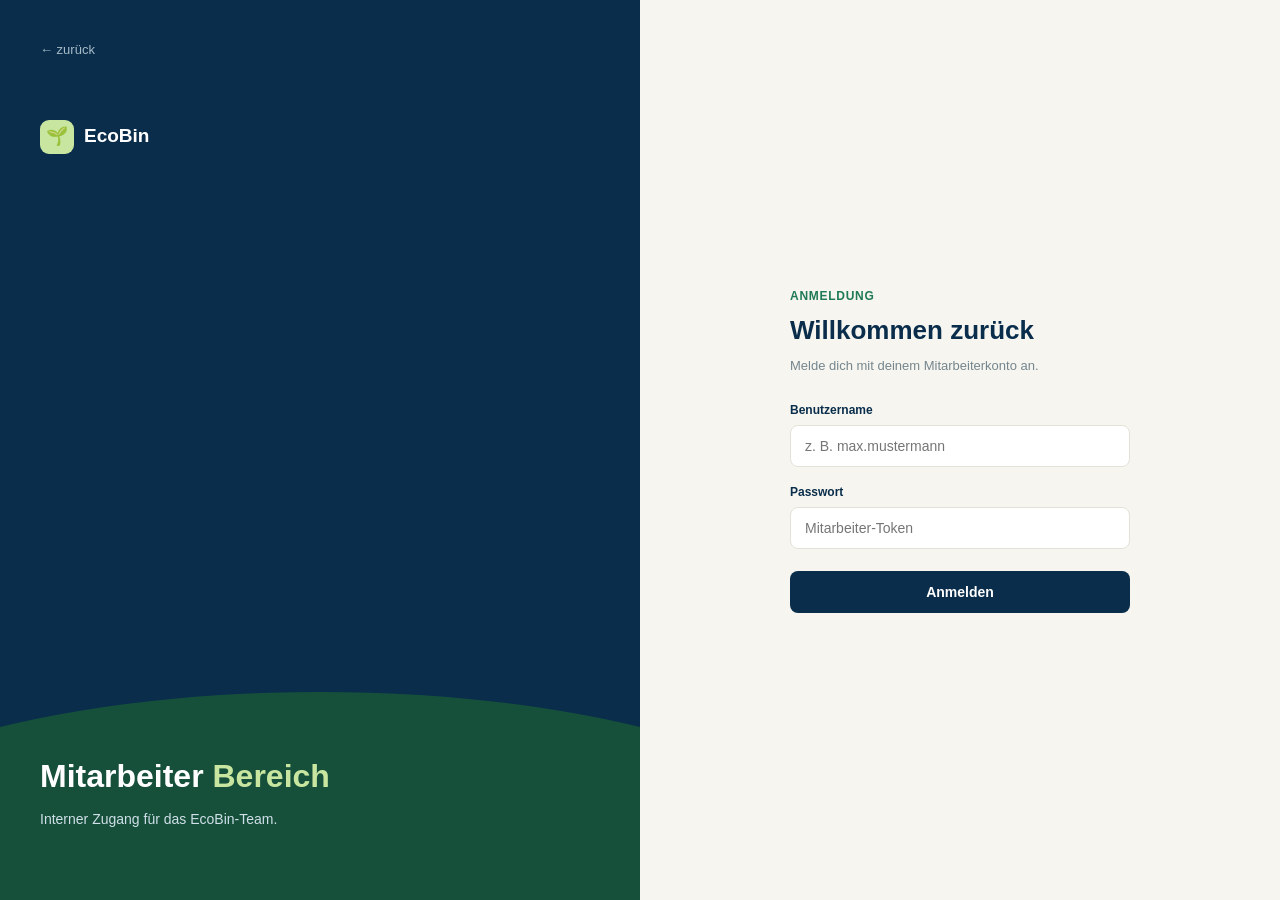
<file: mitarbeiter.html>
<!DOCTYPE html>
<html lang="de">
<head>
<meta charset="UTF-8">
<meta name="viewport" content="width=device-width, initial-scale=1.0">
<meta name="robots" content="noindex, nofollow">
<title>EcoBin – Mitarbeiter</title>
<style>
  :root{
    --green:#1f7a55; --green-dark:#18553a; --lime:#c8e6a0;
    --navy:#092d4b; --navy-2:#0d3a5f; --muted:#75868e; --bg:#f6f5ef; --line:#e3e2d8;
    --danger:#c62828; --danger-bg:#fdecea; --ok-bg:#eaf7ef;
    --card:#ffffff;
  }
  *{box-sizing:border-box}
  body{margin:0;font:14px/1.5 -apple-system,BlinkMacSystemFont,"Segoe UI",Roboto,Arial,sans-serif;background:var(--bg);color:var(--navy)}
  a{color:inherit}
  button{font-family:inherit}

  /* ---------- Login (Design identisch zur Admin-Verwaltung) ---------- */
  #login-screen{min-height:100vh;display:flex}
  .login-left{flex:1;background:var(--navy);color:#fff;position:relative;overflow:hidden;padding:40px;display:flex;flex-direction:column;min-height:100vh}
  .login-left .wave{position:absolute;left:0;right:0;bottom:0;height:160px;background:var(--green-dark);border-radius:50% 50% 0 0/100px 100px 0 0;transform:scale(1.6);opacity:.9}
  .back-link{font-size:13px;color:#cfe0e8;text-decoration:none;opacity:.8}
  .back-link:hover{opacity:1}
  .login-logo{display:flex;align-items:center;gap:10px;margin-top:60px}
  .login-logo .mark{width:34px;height:34px;border-radius:9px;background:var(--lime);display:flex;align-items:center;justify-content:center;font-size:18px}
  .login-logo b{font-size:19px}
  .login-hero{margin-top:auto;position:relative;z-index:2;max-width:420px}
  .login-hero h1{font-size:32px;line-height:1.2;margin:0 0 14px}
  .login-hero h1 span{color:var(--lime)}
  .login-hero p{color:#cfe0e8;font-size:14px;margin:0 0 30px}

  .login-right{flex:1;display:flex;align-items:center;justify-content:center;padding:40px;background:var(--bg)}
  .login-form{max-width:340px;width:100%}
  .eyebrow{color:var(--green);font-weight:700;font-size:12px;letter-spacing:.06em;text-transform:uppercase}
  .login-form h2{font-size:26px;margin:6px 0 6px;color:var(--navy)}
  .login-form>p{color:var(--muted);font-size:13px;margin:0 0 26px}
  .field{margin-bottom:16px}
  .field label{display:block;font-size:12px;font-weight:700;color:var(--navy);margin-bottom:6px}
  .field input{width:100%;padding:12px 14px;border:1px solid var(--line);border-radius:8px;font-size:14px;background:#fff}
  .field input:focus{outline:2px solid var(--green);outline-offset:1px}
  #login-btn{width:100%;padding:13px;border:0;border-radius:8px;background:var(--navy);color:#fff;font-weight:700;cursor:pointer;font-size:14px;margin-top:6px}
  #login-btn:disabled{opacity:.6;cursor:default}
  .login-error{color:var(--danger);background:var(--danger-bg);border-radius:8px;padding:9px 12px;font-size:12.5px;margin:0 0 14px;display:none}

  /* ---------- App-Grundgerüst (nur Dashboard, noch ohne Inhalt) ---------- */
  #app{display:none;min-height:100vh}
  .shell{display:flex;min-height:100vh}
  .sidebar{width:230px;flex-shrink:0;background:var(--navy);color:#fff;display:flex;flex-direction:column;padding:20px 14px}
  .sb-logo{display:flex;align-items:center;gap:10px;padding:6px 8px 22px}
  .sb-logo .mark{width:30px;height:30px;border-radius:8px;background:var(--lime);display:flex;align-items:center;justify-content:center;font-size:15px}
  .sb-logo .name{font-weight:800;font-size:15px;line-height:1.15}
  .sb-logo .sub{font-size:9.5px;letter-spacing:.08em;color:#9fb3c2;text-transform:uppercase}
  nav.sb-nav{display:flex;flex-direction:column;gap:3px}
  .sb-item{display:flex;align-items:center;gap:10px;padding:10px 12px;border-radius:9px;color:#cfe0e8;text-decoration:none;font-size:13.5px;font-weight:600;cursor:pointer;border:0;background:none;text-align:left;width:100%}
  .sb-item .ic{width:18px;text-align:center}
  .sb-item.active{background:var(--green);color:#fff}
  .sb-footer{margin-top:auto;display:flex;align-items:center;gap:10px;padding:10px 8px;border-top:1px solid #ffffff1f}
  .avatar{width:32px;height:32px;border-radius:50%;background:var(--lime);color:var(--green-dark);display:flex;align-items:center;justify-content:center;font-weight:800;font-size:12.5px;flex-shrink:0}
  .sb-footer .who{flex:1;min-width:0}
  .sb-footer .who b{display:block;font-size:12.5px}
  .sb-footer .who span{display:block;font-size:10.5px;color:#9fb3c2;overflow:hidden;text-overflow:ellipsis;white-space:nowrap}
  .sb-footer button{background:none;border:0;color:#9fb3c2;cursor:pointer;font-size:15px;padding:4px}
  .sb-footer button:hover{color:#fff}

  .main-wrap{flex:1;min-width:0}
  header.topbar{background:#fff;border-bottom:1px solid var(--line);padding:16px 28px;display:flex;align-items:center;justify-content:space-between}
  header.topbar h1{font-size:19px;margin:0}
  main.content{padding:26px 28px 50px;max-width:1180px}

  /* ---------- Dashboard – Look wie in der Admin-Verwaltung ---------- */
  .greet h2{font-size:23px;margin:0 0 4px}
  .greet p{color:var(--muted);margin:0 0 22px;font-size:13.5px}
  .stat-grid{display:grid;grid-template-columns:repeat(2,1fr);gap:14px;margin-bottom:24px}
  .stat-card{background:var(--card);border:1px solid var(--line);border-radius:12px;padding:16px 18px}
  .stat-card.dashboard-alert{border:2px solid var(--danger);background:var(--danger-bg)}
  .stat-card.dashboard-alert .val{color:var(--danger)}
  .stat-card .lbl{font-size:10.5px;font-weight:800;letter-spacing:.05em;color:var(--muted);text-transform:uppercase}
  .stat-card .val{font-size:26px;font-weight:800;color:var(--navy);margin:8px 0 3px}
  .stat-card .sub{font-size:11.5px;color:var(--muted)}
  .stat-card .sub.warn{color:#9a6700}
  .stat-card .sub.ok{color:var(--green-dark)}
  .grid2{display:grid;grid-template-columns:1.3fr 1fr;gap:16px;align-items:start;margin-bottom:16px}
  .dashboard-notifications.alert{border:2px solid var(--danger);background:var(--danger-bg)}
  .dashboard-alert-badge{display:inline-flex;align-items:center;justify-content:center;min-width:26px;height:26px;padding:0 8px;border-radius:999px;background:var(--danger);color:#fff;font-size:14px;font-weight:900;line-height:1}

  /* ---------- Postfach (Buchungsanfragen) – Look wie in der Admin-Verwaltung ---------- */
  .panel{background:var(--card);border:1px solid var(--line);border-radius:12px;padding:18px 20px}
  .panel-head{display:flex;align-items:center;justify-content:space-between;margin-bottom:12px;flex-wrap:wrap;gap:10px}
  .panel-head h3{margin:0;font-size:15.5px}
  .pf-section-title{font-size:15.5px;margin:0 0 12px;font-weight:800}
  .refresh-btn{border:1px solid var(--line);background:#fff;padding:8px 14px;border-radius:20px;cursor:pointer;font-size:12.5px;font-weight:700;color:var(--navy)}
  .refresh-btn:hover{background:#f2f2ec}
  .refresh-btn:disabled{opacity:.6;cursor:default}
  .empty-state{color:var(--muted);text-align:center;padding:34px 10px;font-size:13px}
  .loading{color:var(--muted);text-align:center;padding:34px 10px;font-size:13px}
  .mail-card{background:var(--card);border:1px solid var(--line);border-radius:12px;padding:16px 20px;margin-bottom:14px}
  .mail-card h4{margin:0 0 10px;font-size:14.5px}
  .mail-row{display:flex;align-items:center;justify-content:space-between;padding:8px 0;border-bottom:1px solid var(--line);font-size:13px}
  .mail-row:last-child{border-bottom:0}
  .mail-row .k{color:var(--muted)}
  .mail-row .v{font-weight:700;color:var(--navy)}
  .mail-row .v.price{color:var(--green-dark)}
  .mail-card-actions{margin-top:12px;text-align:right}
  .small-btn{border:1px solid var(--line);background:#fff;padding:8px 16px;border-radius:8px;cursor:pointer;font-size:12.5px;font-weight:700;color:var(--navy)}
  .small-btn:hover{background:#f2f2ec}
  .small-btn:disabled{opacity:.6;cursor:default}
  .small-btn.modal-accept{background:var(--green);border-color:var(--green);color:#fff}
  .small-btn.modal-accept:hover{background:var(--green-dark)}
  .small-btn.ma-hide-btn{color:#8a8a80}
  .small-btn.ma-hide-btn:hover{background:#f2f2ec}
  .pill{font-size:11px;font-weight:700;padding:3px 10px;border-radius:11px;white-space:nowrap;display:inline-block}
  .pill-new{background:#e6f0fb;color:#1b5fa8}
  .pill-ok{background:var(--ok-bg);color:var(--green-dark)}
  .pill-done{background:#eef0ee;color:var(--muted)}
  .pill-rej{background:var(--danger-bg);color:var(--danger)}
  .pill-pause{background:#fdf3e0;color:#9a6700}
  .pf-tabs{display:flex;gap:8px;margin-bottom:18px;flex-wrap:wrap}
  .pf-tab{display:flex;align-items:center;gap:8px;border:1px solid var(--line);background:#fff;padding:9px 16px;border-radius:10px;font-size:13px;font-weight:700;color:var(--navy);cursor:pointer}
  .pf-tab:hover{background:#f2f2ec}
  .pf-tab.active{background:var(--navy);color:#fff;border-color:var(--navy)}
  .pf-tab .cnt{background:#eef0ee;color:var(--navy);border-radius:9px;padding:1px 8px;font-size:11px;font-weight:800}
  .pf-tab.active .cnt{background:#ffffff2e;color:#fff}
  .mail-card.clickable{cursor:pointer}
  .mail-card.clickable:hover{box-shadow:0 0 0 1px var(--navy-2) inset}
  .modal-overlay{position:fixed;inset:0;background:rgba(9,45,75,.45);display:flex;align-items:center;justify-content:center;z-index:1000;padding:20px}
  .modal-box{background:#fff;border-radius:12px;padding:24px 26px;max-width:460px;width:100%;box-shadow:0 20px 60px rgba(0,0,0,.25);max-height:86vh;overflow-y:auto}
  .modal-box h3{margin:0 0 10px;font-size:17px;color:var(--navy)}
  .sb-badge{background:var(--lime);color:var(--green-dark);font-size:10.5px;font-weight:800;border-radius:9px;padding:1px 7px;margin-left:auto}
  .modal-actions{display:flex;justify-content:flex-end;gap:10px}
  .modal-danger{background:var(--danger);border-color:var(--danger);color:#fff}
  .modal-danger:hover{background:#a81f1f}

  /* ---------- Kalender (Look identisch zur Admin-Verwaltung) ---------- */
  .cal-toolbar{display:flex;align-items:center;justify-content:space-between;margin-bottom:18px;flex-wrap:wrap;gap:10px}
  .cal-nav{display:flex;align-items:center;gap:8px}
  .cal-nav-btn{border:1px solid var(--line);background:#fff;width:36px;height:36px;border-radius:8px;cursor:pointer;font-size:14px;color:var(--navy);display:flex;align-items:center;justify-content:center}
  .cal-nav-btn:hover{background:#f2f2ec}
  .cal-today-btn{border:1px solid var(--line);background:#fff;padding:8px 16px;border-radius:8px;cursor:pointer;font-size:13px;font-weight:700;color:var(--navy)}
  .cal-today-btn:hover{background:#f2f2ec}
  .cal-title{font-size:17px;font-weight:800;text-align:center;flex:1}
  .cal-view-toggle{display:flex;gap:4px;border:1px solid var(--line);border-radius:8px;padding:3px;background:#fff}
  .cal-view-btn{border:0;background:transparent;padding:7px 16px;border-radius:6px;cursor:pointer;font-size:13px;font-weight:700;color:var(--navy)}
  .cal-view-btn.active{background:var(--navy);color:#fff}
  .cal-scroll{overflow-x:auto;-webkit-overflow-scrolling:touch}
  .cal-grid{display:grid;grid-template-columns:repeat(7,1fr);gap:1px;border:1px solid var(--line);border-radius:12px;overflow:hidden;background:var(--line)}
  .cal-dayhead{background:var(--card);padding:10px 8px;text-align:center;font-size:11px;font-weight:800;letter-spacing:.05em;color:var(--muted);text-transform:uppercase}
  .cal-cell{background:#fff;min-height:112px;padding:10px;display:flex;flex-direction:column;gap:6px}
  .cal-cell.out-month{background:#fbfbf8}
  .cal-cell.out-month .cal-daynum{color:#c7c9c2}
  .cal-cell.has-events{background:var(--ok-bg)}
  .cal-cell.today{outline:2px solid var(--green);outline-offset:-2px}
  .cal-daynum{align-self:flex-end;font-size:13px;font-weight:700;color:var(--navy)}
  .cal-event{background:#fff;border-radius:7px;padding:6px 8px;font-size:11px;box-shadow:0 0 0 1px var(--line) inset;cursor:pointer;transition:box-shadow .15s,border-color .15s}
  .cal-event:hover{box-shadow:0 0 0 1px var(--navy-2) inset,0 2px 8px rgba(0,0,0,.08)}
  .cal-event-top{display:flex;align-items:center;gap:5px;margin-bottom:3px}
  .cal-dot{width:7px;height:7px;border-radius:50%;flex-shrink:0;background:var(--green-dark)}
  .cal-name{font-weight:700;color:var(--navy);white-space:nowrap;overflow:hidden;text-overflow:ellipsis}
  .cal-event-bottom{display:flex;align-items:center;justify-content:space-between;gap:6px}
  .cal-price{font-weight:700;color:var(--navy)}
  .cal-status{font-weight:700;font-size:10px;white-space:nowrap;color:var(--green-dark)}
  @media(max-width:760px){ .cal-scroll{overflow-x:auto} .cal-grid{grid-template-columns:repeat(7,minmax(104px,1fr))} }

  /* ---------- Buchungsdetail: nachträglich absagen (Kalender) ---------- */
  .bd-cancel-btn{width:100%;margin-top:18px;padding:12px 16px;border:1px solid var(--danger);background:var(--danger);color:#fff;border-radius:8px;font-size:13px;font-weight:700;cursor:pointer}
  .bd-cancel-btn:hover{background:#a81f1f}
  .bd-cancel-btn:disabled{opacity:.6;cursor:not-allowed}
  .bd-action-msg{font-size:12.5px;margin-top:12px;padding:8px 11px;border-radius:8px;display:none}
  .bd-action-msg.ok{display:block;background:var(--ok-bg);color:var(--green-dark)}
  .bd-action-msg.error{display:block;background:var(--danger-bg);color:var(--danger)}

  /* ---------- Gesperrte Bereiche (Monatsabos / Kunden / Einstellungen) ---------- */
  .locked{background:#15191d;border-radius:16px;min-height:60vh;display:flex;align-items:center;justify-content:center}
  .locked-inner{text-align:center}
  .locked-icon{font-size:30px;margin-bottom:14px;opacity:.7}
  .locked-title{color:#fff;font-size:16px;font-weight:700;margin:0 0 6px}
  .locked-msg{color:#9aa0a6;font-size:13px;margin:0 0 20px}
  .locked-code-btn{padding:12px 22px;border:0;border-radius:8px;background:var(--green);color:#fff;font-weight:700;font-size:14px;cursor:pointer}
  .locked-code-btn:hover{background:var(--green-dark)}

  @media(max-width:760px){
    #login-screen{flex-direction:column}
    .login-left{min-height:220px;padding:24px}
    .login-hero h1{font-size:26px}
    .login-right{padding:24px}
    .sidebar{width:72px}
    .sb-logo .name,.sb-logo .sub,.sb-item span{display:none}
    .grid2{grid-template-columns:1fr}
  }
</style>
</head>
<body>

<!-- ================= LOGIN ================= -->
<div id="login-screen">
  <div class="login-left">
    <a class="back-link" href="/">&larr; zurück</a>
    <div class="login-logo">
      <div class="mark">🌱</div>
      <b>EcoBin</b>
    </div>
    <div class="login-hero">
      <h1>Mitarbeiter <span>Bereich</span></h1>
      <p>Interner Zugang für das EcoBin-Team.</p>
    </div>
    <div class="wave"></div>
  </div>
  <div class="login-right">
    <div class="login-form">
      <div class="eyebrow">Anmeldung</div>
      <h2>Willkommen zurück</h2>
      <p>Melde dich mit deinem Mitarbeiterkonto an.</p>
      <p class="login-error" id="login-error">Anmeldung fehlgeschlagen. Bitte Benutzername/Token prüfen.</p>
      <div class="field">
        <label for="login-user">Benutzername</label>
        <input id="login-user" type="text" autocomplete="username" placeholder="z. B. max.mustermann">
      </div>
      <div class="field">
        <label for="login-pass">Passwort</label>
        <input id="login-pass" type="password" autocomplete="current-password" placeholder="Mitarbeiter-Token">
      </div>
      <button id="login-btn">Anmelden</button>
    </div>
  </div>
</div>

<!-- ================= APP (nur Dashboard, noch leer) ================= -->
<div id="app">
  <div class="shell">
    <aside class="sidebar">
      <div class="sb-logo">
        <div class="mark">🌱</div>
        <div>
          <div class="name">EcoBin</div>
          <div class="sub">Mitarbeiter</div>
        </div>
      </div>
      <nav class="sb-nav">
        <button class="sb-item active" type="button" data-tab="dashboard"><span class="ic">📊</span><span>Dashboard</span></button>
        <button class="sb-item" type="button" data-tab="postfach"><span class="ic">📮</span><span>Postfach</span><span class="sb-badge" id="pf-badge" style="display:none">0</span></button>
        <button class="sb-item" type="button" data-tab="kalender"><span class="ic">🗓️</span><span>Kalender</span></button>
        <button class="sb-item" type="button" data-tab="monatsabos"><span class="ic">💳</span><span>Monatsabos</span></button>
        <button class="sb-item" type="button" data-tab="kunden"><span class="ic">👥</span><span>Kunden</span></button>
        <button class="sb-item" type="button" data-tab="einstellungen"><span class="ic">⚙️</span><span>Einstellungen</span></button>
      </nav>
      <div class="sb-footer">
        <div class="avatar" id="user-avatar">MA</div>
        <div class="who">
          <b id="user-name">Mitarbeiter</b>
          <span id="user-email"></span>
        </div>
        <button id="logout-btn" title="Abmelden">⏻</button>
      </div>
    </aside>
    <div class="main-wrap">
      <header class="topbar">
        <h1 id="page-title">Dashboard</h1>
      </header>

      <main class="content" id="view-dashboard">
        <div class="greet">
          <h2>Guten Tag 👋</h2>
          <p>Hier siehst du deine offenen Buchungsanfragen und deine nächsten angenommenen Termine.</p>
        </div>

        <div class="stat-grid">
          <div class="stat-card" id="ma-stat-open-card">
            <div class="lbl">Offene Buchungen</div>
            <div class="val" id="ma-stat-open">–</div>
            <div class="sub warn">warten auf Bestätigung</div>
          </div>
          <div class="stat-card">
            <div class="lbl">Bevorstehende Termine</div>
            <div class="val" id="ma-stat-upcoming">–</div>
            <div class="sub ok">von dir angenommen</div>
          </div>
        </div>

        <div class="grid2">
          <div class="panel">
            <div class="panel-head">
              <h3>Nächste Termine</h3>
              <button class="small-btn" type="button" data-tab="kalender">Zum Kalender</button>
            </div>
            <div id="ma-next-appointments"><div class="loading">Lädt …</div></div>
          </div>
          <div class="panel dashboard-notifications" id="ma-dashboard-notifications-panel">
            <div class="panel-head">
              <h3>Offene Buchungen</h3>
              <span class="dashboard-alert-badge" id="ma-dashboard-open-badge" style="display:none">0</span>
              <button class="small-btn" type="button" data-tab="postfach">Zum Postfach</button>
            </div>
            <div id="ma-dashboard-notifications"><div class="loading">Lädt …</div></div>
          </div>
        </div>
      </main>

      <main class="content" id="view-postfach" style="display:none">
        <div class="greet">
          <h2>Postfach</h2>
          <p>Buchungsanfragen im Überblick.</p>
        </div>
        <div class="pf-tabs" id="pf-tabs">
          <button class="pf-tab active" type="button" data-pf-view="open">Offen</button>
          <button class="pf-tab" type="button" data-pf-view="accepted">Angenommen</button>
          <button class="pf-tab" type="button" data-pf-view="hidden">Ausgeblendet</button>
        </div>
        <div class="panel">
          <div class="panel-head">
            <h3 class="pf-section-title" id="pf-panel-title" style="margin:0">Buchungsanfragen</h3>
            <button class="refresh-btn" id="pf-refresh-btn" type="button">🔄 Aktualisieren</button>
          </div>
          <div id="postfach-open"><div class="loading">Lädt …</div></div>
        </div>
      </main>

      <main class="content" id="view-kalender" style="display:none">
        <div class="greet">
          <h2>Kalender</h2>
          <p>Übersicht der angenommenen Reinigungstermine – Wochen- oder Monatsansicht.</p>
        </div>

        <div class="cal-toolbar">
          <div class="cal-nav">
            <button class="cal-nav-btn" id="cal-prev" type="button">←</button>
            <button class="cal-today-btn" id="cal-today" type="button">Heute</button>
            <button class="cal-nav-btn" id="cal-next" type="button">→</button>
          </div>
          <div class="cal-title" id="cal-title">–</div>
          <div class="cal-view-toggle">
            <button class="cal-view-btn" type="button" data-cal-view="week">Woche</button>
            <button class="cal-view-btn active" type="button" data-cal-view="month">Monat</button>
          </div>
        </div>

        <div class="cal-scroll">
          <div class="cal-grid" id="cal-grid"></div>
        </div>
      </main>

      <main class="content" id="view-monatsabos" style="display:none">
        <div class="locked" id="locked-monatsabos">
          <div class="locked-inner">
            <div class="locked-icon">🔒</div>
            <div class="locked-title">Kein Zugriff</div>
            <div class="locked-msg">Für diesen Bereich brauchst du einen Freischaltcode.<br>Bitte wende dich an den Admin.</div>
            <button class="locked-code-btn" type="button" data-locked-btn="monatsabos">Code eingeben</button>
          </div>
        </div>
      </main>

      <main class="content" id="view-kunden" style="display:none">
        <div class="locked" id="locked-kunden">
          <div class="locked-inner">
            <div class="locked-icon">🔒</div>
            <div class="locked-title">Kein Zugriff</div>
            <div class="locked-msg">Für diesen Bereich brauchst du einen Freischaltcode.<br>Bitte wende dich an den Admin.</div>
            <button class="locked-code-btn" type="button" data-locked-btn="kunden">Code eingeben</button>
          </div>
        </div>
      </main>

      <main class="content" id="view-einstellungen" style="display:none">
        <div class="locked" id="locked-einstellungen">
          <div class="locked-inner">
            <div class="locked-icon">🔒</div>
            <div class="locked-title">Kein Zugriff</div>
            <div class="locked-msg">Für diesen Bereich brauchst du einen Freischaltcode.<br>Bitte wende dich an den Admin.</div>
            <button class="locked-code-btn" type="button" data-locked-btn="einstellungen">Code eingeben</button>
          </div>
        </div>
      </main>
    </div>
  </div>
</div>

<div id="access-code-modal" class="modal-overlay" style="display:none">
  <div class="modal-box">
    <h3>Zugriffscode eingeben</h3>
    <p style="color:var(--muted);font-size:13px;margin:0 0 16px">Den Code bekommst du von deinem Admin. Er schaltet Monatsabos, Kunden und Einstellungen für dich frei.</p>
    <div class="field">
      <label for="access-code-input">Zugriffscode</label>
      <input id="access-code-input" type="text" autocomplete="off" placeholder="z. B. AB3DEFGH" style="text-transform:uppercase">
    </div>
    <p id="access-code-error" style="color:var(--danger);font-size:12.5px;margin:-8px 0 14px;display:none"></p>
    <div class="modal-actions" style="display:flex;gap:10px;justify-content:flex-end">
      <button class="small-btn" type="button" id="access-code-cancel">Abbrechen</button>
      <button class="small-btn modal-accept" type="button" id="access-code-confirm">Freischalten</button>
    </div>
  </div>
</div>

<div id="booking-detail-modal" class="modal-overlay" style="display:none">
  <div class="modal-box">
    <h3 id="bd-title">Buchung</h3>
    <span class="pill" id="bd-status"></span>
    <div id="bd-fields"></div>
    <button class="bd-cancel-btn" id="bd-cancel-btn" style="display:none">Termin nachträglich absagen</button>
    <p class="bd-action-msg" id="bd-action-msg"></p>
    <button class="small-btn" id="bd-close-btn" style="width:100%;margin-top:14px;justify-content:center;text-align:center">Schließen</button>
  </div>
</div>

<div id="bd-cancel-confirm-modal" class="modal-overlay" style="display:none">
  <div class="modal-box">
    <h3>Termin wirklich absagen?</h3>
    <p id="bd-cancel-confirm-text">Möchtest du diesen Termin wirklich nachträglich absagen?</p>
    <p style="color:var(--muted);font-size:12px;margin:0 0 14px">Die Buchung wird dadurch wieder auf „unbeantwortet" gesetzt und verschwindet aus deinem Kalender. Der Admin und alle anderen Mitarbeiter sehen sie danach wieder als offene Anfrage und können sie erneut annehmen oder ablehnen.</p>
    <div class="modal-actions">
      <button class="small-btn" type="button" id="bd-cancel-confirm-no">Abbrechen</button>
      <button class="small-btn modal-danger" type="button" id="bd-cancel-confirm-yes">Ja, Termin absagen</button>
    </div>
  </div>
</div>

<script>
(function () {
  const WORKER_URL = "https://ecobin.mikaback777.workers.dev";
  const TOKEN_KEY = "ecobin_mitarbeiter_token";
  const USER_KEY = "ecobin_mitarbeiter_user";
  let token = sessionStorage.getItem(TOKEN_KEY) || "";

  const loginScreen = document.getElementById("login-screen");
  const app = document.getElementById("app");
  const loginBtn = document.getElementById("login-btn");
  const userInput = document.getElementById("login-user");
  const passInput = document.getElementById("login-pass");
  const loginError = document.getElementById("login-error");

  function initialsOf(str) {
    str = (str || "").trim();
    if (!str) return "MA";
    const namePart = str.includes("@") ? str.split("@")[0] : str;
    const words = namePart.replace(/[._-]+/g, " ").trim().split(/\s+/);
    if (words.length >= 2) return (words[0][0] + words[1][0]).toUpperCase();
    return namePart.slice(0, 2).toUpperCase();
  }

  function showLogin(withError) {
    app.style.display = "none";
    loginScreen.style.display = "flex";
    loginError.style.display = withError ? "block" : "none";
    loginBtn.disabled = false;
    loginBtn.textContent = "Anmelden";
  }

  // Wird nach dem Login (bzw. bei automatischem Wieder-Einloggen über das
  // Sitzungs-Token) anhand von "extendedAccess" gesetzt: true, sobald der
  // Mitarbeiter irgendwann erfolgreich einen Zugriffscode eingelöst hat.
  // Steuert nur, ob die "Kein Zugriff"-Sperre in Monatsabos/Kunden/
  // Einstellungen entfernt wird - die Bereiche bleiben absichtlich inhaltlich
  // leer (kommt später).
  const EXTENDED_ACCESS_KEY = "ecobin_mitarbeiter_extended_access";
  let extendedAccess = sessionStorage.getItem(EXTENDED_ACCESS_KEY) === "1";

  function applyExtendedAccess() {
    ["monatsabos", "kunden", "einstellungen"].forEach((tab) => {
      const lockedEl = document.getElementById("locked-" + tab);
      if (lockedEl) lockedEl.style.display = extendedAccess ? "none" : "flex";
    });
  }

  function showApp() {
    loginScreen.style.display = "none";
    app.style.display = "block";
    const displayName = sessionStorage.getItem(USER_KEY) || "Mitarbeiter";
    document.getElementById("user-avatar").textContent = initialsOf(displayName);
    document.getElementById("user-name").textContent = displayName;
    applyExtendedAccess();
    loadDashboardM();
    loadPostfach();
  }

  const TAB_TITLES = {
    dashboard: "Dashboard",
    postfach: "Postfach",
    kalender: "Kalender",
    monatsabos: "Monatsabos",
    kunden: "Kunden",
    einstellungen: "Einstellungen",
  };
  const pageTitle = document.getElementById("page-title");
  function switchTabM(tab) {
    document.querySelectorAll(".sb-item[data-tab]").forEach((b) => b.classList.toggle("active", b.getAttribute("data-tab") === tab));
    document.querySelectorAll("main.content[id^='view-']").forEach((view) => { view.style.display = "none"; });
    const target = document.getElementById("view-" + tab);
    if (target) target.style.display = "block";
    pageTitle.textContent = TAB_TITLES[tab] || "";
    if (tab === "dashboard") loadDashboardM();
    if (tab === "postfach") loadPostfach();
    if (tab === "kalender") loadCalendar();
  }
  // Alle Buttons mit data-tab wechseln die Ansicht - nicht nur die Sidebar,
  // sondern auch die "Zum Postfach"/"Zum Kalender"-Buttons im Dashboard.
  document.querySelectorAll("[data-tab]").forEach((btn) => {
    btn.addEventListener("click", () => switchTabM(btn.getAttribute("data-tab")));
  });
  function escapeHtml(str) {
    return String(str == null ? "" : str).replace(/[&<>"']/g, (c) => ({ "&": "&amp;", "<": "&lt;", ">": "&gt;", '"': "&quot;", "'": "&#39;" }[c]));
  }
  function formatDateDe(d) {
    if (!d) return "–";
    try { return new Date(d + "T00:00:00").toLocaleDateString("de-DE", { day: "2-digit", month: "2-digit", year: "numeric" }); }
    catch (_) { return d; }
  }
  function formatEuro(n) {
    if (n === null || n === undefined || isNaN(n)) return "–";
    return Number(n).toLocaleString("de-DE", { minimumFractionDigits: 2, maximumFractionDigits: 2 }) + " €";
  }

  let pfView = "open";
  let currentPfBookings = [];
  const PF_PANEL_TITLES = { open: "Buchungsanfragen", accepted: "Von mir angenommen", hidden: "Von mir ausgeblendet" };
  const PF_EMPTY_TEXTS = {
    open: "Keine offenen Buchungsanfragen.",
    accepted: "Du hast bisher keine Buchungsanfragen angenommen.",
    hidden: "Du hast bisher keine Buchungsanfragen ausgeblendet.",
  };

  function fieldVal(b, keys, fallback) {
    for (const k of keys) {
      const v = b[k];
      if (v !== undefined && v !== null && v !== "") return v;
    }
    return fallback !== undefined ? fallback : "–";
  }
  function formatExtras(b) {
    if (Array.isArray(b.extras) && b.extras.length) return escapeHtml(b.extras.join(", "));
    if (typeof b.extras === "string" && b.extras) return escapeHtml(b.extras);
    return "–";
  }
  function formatAddress(b) {
    const strasse = fieldVal(b, ["address", "strasse", "street"], "");
    const plz = fieldVal(b, ["plz", "zip", "postcode"], "");
    const ort = fieldVal(b, ["ort", "city"], "");
    const zeile2 = [plz, ort].filter((x) => x && x !== "–").join(" ");
    const parts = [strasse, zeile2].filter((x) => x && x !== "–");
    return parts.length ? escapeHtml(parts.join(", ")) : "–";
  }

  function mailCardHtml(b) {
    const buchungsart = b.abo ? "Monatsabo" : "Einmalzahlung";
    return (
      '<div class="mail-card" data-uid="' + escapeHtml(String(b.id != null ? b.id : "")) + '">' +
      "<h4>" + escapeHtml(b.name || "Unbekannt") + "</h4>" +
      '<div class="mail-row"><span class="k">Reinigungstermin</span><span class="v">' + formatDateDe(b.date) + "</span></div>" +
      '<div class="mail-row"><span class="k">Gesamtpreis</span><span class="v price">' + formatEuro(b.amount) + "</span></div>" +
      '<div class="mail-row"><span class="k">Buchungsart</span><span class="v">' + buchungsart + "</span></div>" +
      '<div class="mail-row"><span class="k">Buchungsdatum</span><span class="v">' + formatDateDe(b.createdAt ? String(b.createdAt).slice(0, 10) : null) + "</span></div>" +
      '<div class="mail-row"><span class="k">Status</span><span class="pill pill-new">Neu</span></div>' +
      '<div class="mail-card-actions">' +
      '<button type="button" class="small-btn modal-accept ma-accept-btn" data-uid="' + escapeHtml(String(b.id != null ? b.id : "")) + '">Annehmen</button>' +
      '<button type="button" class="small-btn ma-hide-btn" data-uid="' + escapeHtml(String(b.id != null ? b.id : "")) + '">Ausblenden</button>' +
      '</div>' +
      "</div>"
    );
  }

  // Karte für "Angenommen": komplette Karte klickbar, öffnet die Detailansicht
  // mit allen Formulardaten der Buchung (kein Annehmen/Ausblenden nötig).
  function acceptedCardHtml(b) {
    const buchungsart = b.abo ? "Monatsabo" : "Einmalzahlung";
    return (
      '<div class="mail-card clickable" data-uid="' + escapeHtml(String(b.id != null ? b.id : "")) + '">' +
      "<h4>" + escapeHtml(b.name || "Unbekannt") + "</h4>" +
      '<div class="mail-row"><span class="k">Reinigungstermin</span><span class="v">' + formatDateDe(b.date) + "</span></div>" +
      '<div class="mail-row"><span class="k">Gesamtpreis</span><span class="v price">' + formatEuro(b.amount) + "</span></div>" +
      '<div class="mail-row"><span class="k">Buchungsart</span><span class="v">' + buchungsart + "</span></div>" +
      '<div class="mail-row"><span class="k">Status</span><span class="pill pill-ok">Angenommen</span></div>' +
      "</div>"
    );
  }

  // Karte für "Ausgeblendet": zeigt zusätzlich, ob die Anfrage inzwischen
  // (von jemand anderem) angenommen wurde oder noch offen ist - ist sie noch
  // offen, gibt es einen Button, um sie doch noch anzunehmen.
  function hiddenCardHtml(b) {
    const buchungsart = b.abo ? "Monatsabo" : "Einmalzahlung";
    const stillOpen = b.status === "pending";
    const statusPill = stillOpen
      ? '<span class="pill pill-new">Noch offen</span>'
      : b.status === "accepted"
        ? '<span class="pill pill-ok">Bereits angenommen</span>'
        : b.status === "rejected"
          ? '<span class="pill pill-rej">Bereits abgelehnt</span>'
          : '<span class="pill pill-done">' + escapeHtml(b.status || "–") + '</span>';
    return (
      '<div class="mail-card" data-uid="' + escapeHtml(String(b.id != null ? b.id : "")) + '">' +
      "<h4>" + escapeHtml(b.name || "Unbekannt") + "</h4>" +
      '<div class="mail-row"><span class="k">Reinigungstermin</span><span class="v">' + formatDateDe(b.date) + "</span></div>" +
      '<div class="mail-row"><span class="k">Gesamtpreis</span><span class="v price">' + formatEuro(b.amount) + "</span></div>" +
      '<div class="mail-row"><span class="k">Buchungsart</span><span class="v">' + buchungsart + "</span></div>" +
      '<div class="mail-row"><span class="k">Status</span>' + statusPill + "</div>" +
      (stillOpen
        ? '<div class="mail-card-actions"><button type="button" class="small-btn modal-accept ma-accept-btn" data-uid="' + escapeHtml(String(b.id != null ? b.id : "")) + '">Doch annehmen</button></div>'
        : "") +
      "</div>"
    );
  }

  function bdFieldsHtml(b) {
    const buchungsart = b.abo ? "Monatsabo" : "Einmalzahlung";
    const rows = [
      ["E-Mail", escapeHtml(fieldVal(b, ["email"], "–"))],
      ["Adresse", formatAddress(b)],
      ["Reinigungstermin", formatDateDe(b.date)],
      ["Buchungsdatum", formatDateDe(b.createdAt ? String(b.createdAt).slice(0, 10) : null)],
      ["Buchungsart", buchungsart],
      ["Gesamtpreis", formatEuro(b.amount)],
      ["Tonnen", b.binTypes ? escapeHtml(String(b.binTypes)) : "–"],
      ["Anzahl der Tonnen", b.bins != null ? escapeHtml(String(b.bins)) : "–"],
      ["Extras", formatExtras(b)],
      ["Zusätzliche Informationen", escapeHtml(fieldVal(b, ["note"], "–"))],
    ];
    return rows.map(([k, v]) => '<div class="mail-row"><span class="k">' + k + '</span><span class="v">' + v + "</span></div>").join("");
  }

  // currentBookingDetailUid/-Source merken sich, aus welcher Liste (Postfach
  // "Angenommen" oder Kalender) die aktuell geöffnete Detailansicht stammt -
  // wird für den "Termin nachträglich absagen"-Button im Kalender gebraucht.
  let currentBookingDetailUid = null;
  let currentBookingDetailSource = null;

  function findDetailBooking(uid, source) {
    const list = source || currentBookingDetailSource || currentPfBookings;
    return list.find((x) => String(x.id != null ? x.id : "") === String(uid));
  }

  // withCancel: true, wenn die Detailansicht aus dem Kalender geöffnet wurde -
  // nur dort gibt es den Button "Termin nachträglich absagen" (siehe unten).
  function openBookingDetail(uid, source, withCancel) {
    const list = source || currentPfBookings;
    const b = findDetailBooking(uid, list);
    if (!b) return;
    currentBookingDetailUid = uid;
    currentBookingDetailSource = list;
    document.getElementById("bd-title").textContent = b.name || "Buchung";
    const statusEl = document.getElementById("bd-status");
    statusEl.className = "pill pill-ok";
    statusEl.textContent = "Angenommen";
    document.getElementById("bd-fields").innerHTML = bdFieldsHtml(b);
    const cancelBtn = document.getElementById("bd-cancel-btn");
    if (cancelBtn) cancelBtn.style.display = withCancel && b.status === "accepted" ? "block" : "none";
    const msg = document.getElementById("bd-action-msg");
    if (msg) { msg.className = "bd-action-msg"; msg.textContent = ""; }
    document.getElementById("booking-detail-modal").style.display = "flex";
  }
  document.getElementById("bd-close-btn").addEventListener("click", () => {
    document.getElementById("booking-detail-modal").style.display = "none";
  });

  async function acceptBooking(id, btn) {
    btn.disabled = true;
    btn.textContent = "Wird angenommen …";
    try {
      const res = await fetch(WORKER_URL + "/api/staff/bookings/" + encodeURIComponent(id) + "/accept", {
        method: "POST",
        headers: { "Authorization": "Bearer " + token },
      });
      const data = await res.json().catch(() => ({}));
      if (!res.ok || data.error) throw new Error();
      await loadPostfach();
    } catch (_) {
      btn.disabled = false;
      btn.textContent = "Fehler – erneut versuchen";
    }
  }
  async function hideBooking(id, btn) {
    btn.disabled = true;
    btn.textContent = "Wird ausgeblendet …";
    try {
      const res = await fetch(WORKER_URL + "/api/staff/bookings/" + encodeURIComponent(id) + "/hide", {
        method: "POST",
        headers: { "Authorization": "Bearer " + token },
      });
      const data = await res.json().catch(() => ({}));
      if (!res.ok || data.error) throw new Error();
      await loadPostfach();
    } catch (_) {
      btn.disabled = false;
      btn.textContent = "Fehler – erneut versuchen";
    }
  }
  document.getElementById("postfach-open").addEventListener("click", (e) => {
    const acceptBtn = e.target.closest(".ma-accept-btn");
    if (acceptBtn) { acceptBooking(acceptBtn.getAttribute("data-uid"), acceptBtn); return; }
    const hideBtn = e.target.closest(".ma-hide-btn");
    if (hideBtn) { hideBooking(hideBtn.getAttribute("data-uid"), hideBtn); return; }
    const card = e.target.closest(".mail-card.clickable");
    if (card) { openBookingDetail(card.getAttribute("data-uid"), currentPfBookings, false); return; }
  });

  document.querySelectorAll("#pf-tabs .pf-tab").forEach((btn) => {
    btn.addEventListener("click", () => {
      pfView = btn.getAttribute("data-pf-view");
      document.querySelectorAll("#pf-tabs .pf-tab").forEach((b) => b.classList.toggle("active", b === btn));
      loadPostfach();
    });
  });

  // Der Badge in der Seitenleiste zählt immer die OFFENEN Buchungsanfragen,
  // unabhängig davon, welcher Postfach-Tab gerade angezeigt wird.
  async function refreshPfBadge() {
    try {
      const res = await fetch(WORKER_URL + "/api/staff/bookings?view=open", {
        headers: { "Authorization": "Bearer " + token },
      });
      if (!res.ok) return;
      const list = await res.json().catch(() => []);
      const openBookings = Array.isArray(list) ? list : [];
      const badge = document.getElementById("pf-badge");
      if (badge) {
        badge.textContent = openBookings.length;
        badge.style.display = openBookings.length > 0 ? "inline-block" : "none";
      }
      if (pfView === "open") currentPfBookings = openBookings;
    } catch (_) { /* Badge bleibt unverändert, kein kritischer Fehler */ }
  }

  async function loadPostfach() {
    const btn = document.getElementById("pf-refresh-btn");
    const wrap = document.getElementById("postfach-open");
    const titleEl = document.getElementById("pf-panel-title");
    if (titleEl) titleEl.textContent = PF_PANEL_TITLES[pfView] || "Buchungsanfragen";
    btn.disabled = true; btn.textContent = "Lädt …";
    try {
      const res = await fetch(WORKER_URL + "/api/staff/bookings?view=" + encodeURIComponent(pfView), {
        headers: { "Authorization": "Bearer " + token },
      });
      if (!res.ok) throw new Error();
      const list = await res.json().catch(() => []);
      const pfBookings = Array.isArray(list) ? list : [];
      currentPfBookings = pfBookings;
      const cardFn = pfView === "accepted" ? acceptedCardHtml : pfView === "hidden" ? hiddenCardHtml : mailCardHtml;
      wrap.innerHTML = pfBookings.length
        ? pfBookings.slice().sort((a, c) => (c.createdAt || "").localeCompare(a.createdAt || "")).map(cardFn).join("")
        : '<div class="empty-state">' + PF_EMPTY_TEXTS[pfView] + '</div>';
      if (pfView === "open") {
        const badge = document.getElementById("pf-badge");
        if (badge) {
          badge.textContent = pfBookings.length;
          badge.style.display = pfBookings.length > 0 ? "inline-block" : "none";
        }
      } else {
        await refreshPfBadge();
      }
    } catch (_) {
      wrap.innerHTML = '<div class="empty-state">Fehler beim Laden der Daten.</div>';
    } finally {
      btn.disabled = false; btn.textContent = "🔄 Aktualisieren";
    }
  }
  document.getElementById("pf-refresh-btn").addEventListener("click", loadPostfach);

  /* ---------- Dashboard: offene Buchungen (Vorschau) + nächste eigene Termine ----------
     Nutzt dieselben Staff-Endpunkte wie Postfach ("view=open") und Kalender
     ("view=calendar", liefert nur die vom eingeloggten Mitarbeiter selbst
     angenommenen Buchungen). Kein eigener neuer Endpunkt nötig. */
  let currentDashboardOpenBookings = [];
  let currentDashboardUpcoming = [];

  // Vorschau-Karte für offene Buchungen im Dashboard: rein informativ, ohne
  // Annehmen/Ausblenden-Buttons - diese Aktionen bleiben dem Postfach vorbehalten.
  function dashboardOpenCardHtml(b) {
    const buchungsart = b.abo ? "Monatsabo" : "Einmalzahlung";
    return (
      '<div class="mail-card" data-uid="' + escapeHtml(String(b.id != null ? b.id : "")) + '">' +
      "<h4>" + escapeHtml(b.name || "Unbekannt") + "</h4>" +
      '<div class="mail-row"><span class="k">Reinigungstermin</span><span class="v">' + formatDateDe(b.date) + "</span></div>" +
      '<div class="mail-row"><span class="k">Gesamtpreis</span><span class="v price">' + formatEuro(b.amount) + "</span></div>" +
      '<div class="mail-row"><span class="k">Buchungsart</span><span class="v">' + buchungsart + "</span></div>" +
      '<div class="mail-row"><span class="k">Status</span><span class="pill pill-new">Neu</span></div>' +
      "</div>"
    );
  }

  function renderDashboardM() {
    const todayI = todayIsoM();

    const openSorted = currentDashboardOpenBookings
      .slice()
      .sort((a, c) => (c.createdAt || "").localeCompare(a.createdAt || ""));
    const openCount = openSorted.length;

    const statOpenEl = document.getElementById("ma-stat-open");
    if (statOpenEl) statOpenEl.textContent = openCount;
    const statOpenCard = document.getElementById("ma-stat-open-card");
    if (statOpenCard) statOpenCard.classList.toggle("dashboard-alert", openCount > 0);

    const badge = document.getElementById("ma-dashboard-open-badge");
    const notifPanel = document.getElementById("ma-dashboard-notifications-panel");
    if (badge) {
      badge.textContent = openCount;
      badge.style.display = openCount > 0 ? "inline-flex" : "none";
    }
    if (notifPanel) notifPanel.classList.toggle("alert", openCount > 0);

    const notifWrap = document.getElementById("ma-dashboard-notifications");
    if (notifWrap) {
      notifWrap.innerHTML = openSorted.length
        ? openSorted.slice(0, 3).map(dashboardOpenCardHtml).join("")
        : '<div class="empty-state">Keine offenen Buchungsanfragen.</div>';
    }

    const upcoming = currentDashboardUpcoming
      .filter((b) => b.date && b.date >= todayI)
      .slice()
      .sort((a, c) => a.date.localeCompare(c.date))
      .slice(0, 5);
    const statUpcomingEl = document.getElementById("ma-stat-upcoming");
    if (statUpcomingEl) statUpcomingEl.textContent = upcoming.length;

    const nextWrap = document.getElementById("ma-next-appointments");
    if (nextWrap) {
      nextWrap.innerHTML = upcoming.length
        ? upcoming.map(acceptedCardHtml).join("")
        : '<div class="empty-state">Keine bevorstehenden Termine.</div>';
      nextWrap.querySelectorAll(".mail-card.clickable").forEach((card) => {
        card.addEventListener("click", () => openBookingDetail(card.getAttribute("data-uid"), currentDashboardUpcoming, true));
      });
    }
  }

  async function loadDashboardM() {
    const notifWrap = document.getElementById("ma-dashboard-notifications");
    const nextWrap = document.getElementById("ma-next-appointments");
    try {
      const [openRes, calRes] = await Promise.all([
        fetch(WORKER_URL + "/api/staff/bookings?view=open", { headers: { "Authorization": "Bearer " + token } }),
        fetch(WORKER_URL + "/api/staff/bookings?view=calendar", { headers: { "Authorization": "Bearer " + token } }),
      ]);
      if (!openRes.ok || !calRes.ok) throw new Error();
      const openList = await openRes.json().catch(() => []);
      const calList = await calRes.json().catch(() => []);
      currentDashboardOpenBookings = Array.isArray(openList) ? openList : [];
      currentDashboardUpcoming = Array.isArray(calList) ? calList : [];
    } catch (_) {
      currentDashboardOpenBookings = [];
      currentDashboardUpcoming = [];
      if (notifWrap) notifWrap.innerHTML = '<div class="empty-state">Fehler beim Laden der Daten.</div>';
      if (nextWrap) nextWrap.innerHTML = '<div class="empty-state">Fehler beim Laden der Daten.</div>';
      return;
    }
    renderDashboardM();
  }

  /* ---------- Kalender (Look & Logik wie in der Admin-Verwaltung) ---------- */
  let calView = "month";
  let calDate = new Date();
  calDate.setHours(0, 0, 0, 0);
  let currentCalBookings = [];

  function todayIsoM() {
    const d = new Date();
    return d.getFullYear() + "-" + String(d.getMonth() + 1).padStart(2, "0") + "-" + String(d.getDate()).padStart(2, "0");
  }
  function isoDateOfM(d) {
    return d.getFullYear() + "-" + String(d.getMonth() + 1).padStart(2, "0") + "-" + String(d.getDate()).padStart(2, "0");
  }
  function addDaysCalM(d, n) {
    const r = new Date(d);
    r.setDate(r.getDate() + n);
    r.setHours(0, 0, 0, 0);
    return r;
  }
  function startOfWeekCalM(d) {
    const day = d.getDay();
    const diff = day === 0 ? -6 : 1 - day;
    return addDaysCalM(d, diff);
  }
  function capitalizeM(s) { return s.charAt(0).toUpperCase() + s.slice(1); }
  function buildMonthDaysM(refDate) {
    const year = refDate.getFullYear(), month = refDate.getMonth();
    const first = new Date(year, month, 1);
    const last = new Date(year, month + 1, 0);
    const start = startOfWeekCalM(first);
    const totalDays = Math.round((last - start) / 86400000) + 1;
    const totalCells = Math.ceil(totalDays / 7) * 7;
    const days = [];
    for (let i = 0; i < totalCells; i++) days.push(addDaysCalM(start, i));
    return days;
  }
  function buildWeekDaysM(refDate) {
    const start = startOfWeekCalM(refDate);
    const days = [];
    for (let i = 0; i < 7; i++) days.push(addDaysCalM(start, i));
    return days;
  }
  function calTitleTextM() {
    if (calView === "month") {
      return capitalizeM(calDate.toLocaleDateString("de-DE", { month: "long", year: "numeric" }));
    }
    const days = buildWeekDaysM(calDate);
    const start = days[0], end = days[6];
    if (start.getMonth() === end.getMonth() && start.getFullYear() === end.getFullYear()) {
      return start.getDate() + ".–" + end.getDate() + ". " + capitalizeM(end.toLocaleDateString("de-DE", { month: "long", year: "numeric" }));
    }
    const mStart = start.toLocaleDateString("de-DE", { month: "short" });
    const mEnd = end.toLocaleDateString("de-DE", { month: "short", year: "numeric" });
    return start.getDate() + ". " + mStart + " – " + end.getDate() + ". " + mEnd;
  }
  function calEventHtmlM(b) {
    return (
      '<div class="cal-event" data-uid="' + escapeHtml(String(b.id != null ? b.id : "")) + '">' +
      '<div class="cal-event-top"><span class="cal-dot"></span><span class="cal-name">' + escapeHtml(b.name || "Unbekannt") + "</span></div>" +
      '<div class="cal-event-bottom"><span class="cal-price">' + formatEuro(b.amount) + '</span><span class="cal-status">Angenommen</span></div>' +
      "</div>"
    );
  }
  function renderCalendarUI() {
    const titleEl = document.getElementById("cal-title");
    const gridEl = document.getElementById("cal-grid");
    if (!titleEl || !gridEl) return;
    titleEl.textContent = calTitleTextM();
    document.querySelectorAll(".cal-view-btn").forEach((b) => b.classList.toggle("active", b.dataset.calView === calView));

    const todayI = todayIsoM();
    const byDate = {};
    currentCalBookings.filter((b) => b.date).forEach((b) => {
      (byDate[b.date] = byDate[b.date] || []).push(b);
    });

    const days = calView === "month" ? buildMonthDaysM(calDate) : buildWeekDaysM(calDate);
    const currentMonth = calDate.getMonth();
    const dayHeadNames = ["MO", "DI", "MI", "DO", "FR", "SA", "SO"];

    let html = dayHeadNames.map((n) => '<div class="cal-dayhead">' + n + "</div>").join("");
    html += days.map((day) => {
      const iso = isoDateOfM(day);
      const evts = (byDate[iso] || []).slice().sort((a, c) => (a.name || "").localeCompare(c.name || ""));
      const isToday = iso === todayI;
      const inMonth = calView === "week" ? true : day.getMonth() === currentMonth;
      let cls = "cal-cell";
      if (evts.length) cls += " has-events";
      if (isToday) cls += " today";
      if (!inMonth) cls += " out-month";
      return (
        '<div class="' + cls + '">' +
        '<div class="cal-daynum">' + day.getDate() + "</div>" +
        evts.map((b) => calEventHtmlM(b)).join("") +
        "</div>"
      );
    }).join("");

    gridEl.innerHTML = html;
    gridEl.querySelectorAll(".cal-event[data-uid]").forEach((el) => {
      el.addEventListener("click", () => openBookingDetail(el.dataset.uid, currentCalBookings, true));
    });
  }
  async function loadCalendar() {
    const gridEl = document.getElementById("cal-grid");
    try {
      const res = await fetch(WORKER_URL + "/api/staff/bookings?view=calendar", {
        headers: { "Authorization": "Bearer " + token },
      });
      if (!res.ok) throw new Error();
      const list = await res.json().catch(() => []);
      currentCalBookings = Array.isArray(list) ? list : [];
    } catch (_) {
      currentCalBookings = [];
      if (gridEl) gridEl.innerHTML = '<div class="empty-state">Fehler beim Laden des Kalenders.</div>';
      return;
    }
    renderCalendarUI();
  }
  document.getElementById("cal-prev").addEventListener("click", () => {
    calDate = calView === "month" ? new Date(calDate.getFullYear(), calDate.getMonth() - 1, 1) : addDaysCalM(calDate, -7);
    renderCalendarUI();
  });
  document.getElementById("cal-next").addEventListener("click", () => {
    calDate = calView === "month" ? new Date(calDate.getFullYear(), calDate.getMonth() + 1, 1) : addDaysCalM(calDate, 7);
    renderCalendarUI();
  });
  document.getElementById("cal-today").addEventListener("click", () => {
    calDate = new Date();
    calDate.setHours(0, 0, 0, 0);
    renderCalendarUI();
  });
  document.querySelectorAll(".cal-view-btn").forEach((btn) => {
    btn.addEventListener("click", () => {
      calView = btn.getAttribute("data-cal-view");
      renderCalendarUI();
    });
  });

  /* ---------- Termin nachträglich absagen (nur aus dem Kalender) ----------
     Setzt eine angenommene Buchung über die Worker-API wieder auf
     "unbeantwortet" (pending) zurück - sichtbar für Admin und alle
     Mitarbeiter im Postfach, verschwindet aus diesem Kalender. */
  const cancelConfirmModalM = document.getElementById("bd-cancel-confirm-modal");
  const cancelConfirmYesM = document.getElementById("bd-cancel-confirm-yes");
  const cancelConfirmNoM = document.getElementById("bd-cancel-confirm-no");
  let cancelInProgressM = false;

  function resetCancelConfirmStateM() {
    cancelInProgressM = false;
    cancelConfirmYesM.disabled = false;
    cancelConfirmNoM.disabled = false;
    cancelConfirmModalM.style.display = "none";
  }
  document.getElementById("bd-cancel-btn").addEventListener("click", () => {
    const uid = currentBookingDetailUid;
    const b = findDetailBooking(uid);
    if (!uid || !b || b.status !== "accepted" || cancelInProgressM) return;
    document.getElementById("bd-cancel-confirm-text").textContent =
      "Möchtest du den Termin am " + formatDateDe(b.date) + " für " + (b.name || "diesen Kunden") + " wirklich nachträglich absagen?";
    cancelConfirmYesM.disabled = false;
    cancelConfirmNoM.disabled = false;
    cancelInProgressM = false;
    cancelConfirmModalM.style.display = "flex";
  });
  cancelConfirmNoM.addEventListener("click", resetCancelConfirmStateM);
  cancelConfirmModalM.addEventListener("click", (e) => {
    if (e.target.id === "bd-cancel-confirm-modal" && !cancelInProgressM) resetCancelConfirmStateM();
  });
  cancelConfirmYesM.addEventListener("click", async () => {
    const uid = currentBookingDetailUid;
    const b = findDetailBooking(uid);
    if (!uid || !b || b.status !== "accepted" || cancelInProgressM) { resetCancelConfirmStateM(); return; }

    cancelInProgressM = true;
    cancelConfirmYesM.disabled = true;
    cancelConfirmNoM.disabled = true;

    const msg = document.getElementById("bd-action-msg");
    msg.className = "bd-action-msg";
    msg.textContent = "Termin wird abgesagt …";

    try {
      const idForApi = b.id != null ? b.id : uid;
      const res = await fetch(WORKER_URL + "/api/staff/bookings/" + encodeURIComponent(idForApi) + "/unaccept", {
        method: "POST",
        headers: { "Authorization": "Bearer " + token },
      });
      const data = await res.json().catch(() => ({}));
      if (!res.ok || data.error || data.status !== "pending") throw new Error((data && data.error) || "Die Absage konnte nicht bestätigt werden.");

      cancelConfirmModalM.style.display = "none";
      resetCancelConfirmStateM();
      currentBookingDetailUid = null;
      document.getElementById("booking-detail-modal").style.display = "none";

      currentCalBookings = currentCalBookings.filter((x) => String(x.id != null ? x.id : "") !== String(uid));
      renderCalendarUI();
      // Die Buchung gilt jetzt wieder als "offen" - Dashboard komplett neu laden,
      // damit sie ggf. in "Offene Buchungen" erscheint und aus "Nächste Termine" verschwindet.
      loadDashboardM();
      refreshPfBadge();
      if (pfView === "open") loadPostfach();
    } catch (err) {
      msg.className = "bd-action-msg error";
      msg.textContent = (err && err.message) || "Die Absage ist fehlgeschlagen. Bitte erneut versuchen.";
      resetCancelConfirmStateM();
    }
  });

  loginBtn.addEventListener("click", async () => {
    const user = userInput.value.trim();
    const pass = passInput.value;
    if (!pass) { loginError.textContent = "Bitte Passwort/Token eingeben."; loginError.style.display = "block"; return; }
    token = pass;
    loginBtn.disabled = true;
    loginBtn.textContent = "Wird geprüft …";
    try {
      const res = await fetch(WORKER_URL + "/api/staff/login", {
        method: "POST",
        headers: { "Authorization": "Bearer " + token, "Content-Type": "application/json" },
        body: JSON.stringify({ user: user || "Mitarbeiter" }),
      });
      const data = await res.json().catch(() => ({}));
      if (res.ok && data.ok) {
        sessionStorage.setItem(TOKEN_KEY, token);
        sessionStorage.setItem(USER_KEY, user || "Mitarbeiter");
        extendedAccess = !!data.extendedAccess;
        sessionStorage.setItem(EXTENDED_ACCESS_KEY, extendedAccess ? "1" : "0");
        showApp();
      } else if (data && data.error === "Account gesperrt") {
        throw new Error("locked");
      } else {
        throw new Error("unauthorized");
      }
    } catch (e) {
      loginError.textContent = e && e.message === "locked"
        ? "Dieser Account ist vorübergehend gesperrt. Bitte wende dich an die Verwaltung."
        : "Anmeldung fehlgeschlagen. Bitte Benutzername/Token prüfen.";
      loginError.style.display = "block";
      loginBtn.disabled = false;
      loginBtn.textContent = "Anmelden";
    }
  });
  [userInput, passInput].forEach((el) => el.addEventListener("keydown", (e) => { if (e.key === "Enter") loginBtn.click(); }));

  document.getElementById("logout-btn").addEventListener("click", () => {
    sessionStorage.removeItem(TOKEN_KEY);
    sessionStorage.removeItem(USER_KEY);
    sessionStorage.removeItem(EXTENDED_ACCESS_KEY);
    token = "";
    showLogin(false);
  });

  /* ---------- Zugriffscode einlösen (Monatsabos / Kunden / Einstellungen) ---------- */
  const accessCodeModal = document.getElementById("access-code-modal");
  const accessCodeInput = document.getElementById("access-code-input");
  const accessCodeError = document.getElementById("access-code-error");
  const accessCodeConfirm = document.getElementById("access-code-confirm");

  function openAccessCodeModal() {
    accessCodeInput.value = "";
    accessCodeError.style.display = "none";
    accessCodeModal.style.display = "flex";
    accessCodeInput.focus();
  }
  function closeAccessCodeModal() {
    accessCodeModal.style.display = "none";
  }

  async function confirmAccessCode() {
    const code = accessCodeInput.value.trim();
    if (!code) {
      accessCodeError.textContent = "Bitte einen Code eingeben.";
      accessCodeError.style.display = "block";
      return;
    }
    accessCodeError.style.display = "none";
    accessCodeConfirm.disabled = true;
    accessCodeConfirm.textContent = "Wird geprüft …";
    try {
      const res = await fetch(WORKER_URL + "/api/staff/access-code", {
        method: "POST",
        headers: { "Authorization": "Bearer " + token, "Content-Type": "application/json" },
        body: JSON.stringify({ code }),
      });
      const data = await res.json().catch(() => ({}));
      if (!res.ok || !data.ok) {
        accessCodeError.textContent = "Code ungültig. Bitte beim Admin nachfragen.";
        accessCodeError.style.display = "block";
        return;
      }
      extendedAccess = true;
      sessionStorage.setItem(EXTENDED_ACCESS_KEY, "1");
      applyExtendedAccess();
      closeAccessCodeModal();
    } catch (_) {
      accessCodeError.textContent = "Freischalten fehlgeschlagen. Bitte erneut versuchen.";
      accessCodeError.style.display = "block";
    } finally {
      accessCodeConfirm.disabled = false;
      accessCodeConfirm.textContent = "Freischalten";
    }
  }

  document.querySelectorAll("[data-locked-btn]").forEach((btn) => {
    btn.addEventListener("click", openAccessCodeModal);
  });
  document.getElementById("access-code-cancel").addEventListener("click", closeAccessCodeModal);
  accessCodeConfirm.addEventListener("click", confirmAccessCode);
  accessCodeModal.addEventListener("click", (e) => {
    if (e.target.id === "access-code-modal") closeAccessCodeModal();
  });
  accessCodeInput.addEventListener("keydown", (e) => { if (e.key === "Enter") confirmAccessCode(); });

  // Automatisch anmelden, wenn noch ein gültiges Token in dieser Sitzung liegt.
  if (token) { showApp(); } else { showLogin(false); }
})();
</script>
</body>
</html>
</file>
<file: fonts.css>
/* Lokal gehostete Google Fonts – kein Request mehr an fonts.googleapis.com / fonts.gstatic.com,
   dadurch keine automatische IP-Übertragung an Google beim Seitenaufruf. */

@font-face{
  font-family:'DM Sans';
  font-style:normal;
  font-weight:400;
  font-display:swap;
  src:url('fonts/dm-sans-v17-latin-regular.woff2') format('woff2');
}
@font-face{
  font-family:'DM Sans';
  font-style:normal;
  font-weight:500;
  font-display:swap;
  src:url('fonts/dm-sans-v17-latin-500.woff2') format('woff2');
}
@font-face{
  font-family:'DM Sans';
  font-style:normal;
  font-weight:600;
  font-display:swap;
  src:url('fonts/dm-sans-v17-latin-600.woff2') format('woff2');
}
@font-face{
  font-family:'DM Sans';
  font-style:normal;
  font-weight:700;
  font-display:swap;
  src:url('fonts/dm-sans-v17-latin-700.woff2') format('woff2');
}

@font-face{
  font-family:'Plus Jakarta Sans';
  font-style:normal;
  font-weight:600;
  font-display:swap;
  src:url('fonts/plus-jakarta-sans-v12-latin-600.woff2') format('woff2');
}
@font-face{
  font-family:'Plus Jakarta Sans';
  font-style:normal;
  font-weight:700;
  font-display:swap;
  src:url('fonts/plus-jakarta-sans-v12-latin-700.woff2') format('woff2');
}
@font-face{
  font-family:'Plus Jakarta Sans';
  font-style:normal;
  font-weight:800;
  font-display:swap;
  src:url('fonts/plus-jakarta-sans-v12-latin-800.woff2') format('woff2');
}
</file>
<file: styles.css>
:root{--navy:#092d4b;--blue:#1670b5;--sky:#75d9e7;--green:#4fae72;--lime:#bce56a;--mint:#e8f6ec;--cream:#f9f8f1;--ink:#14324a;--muted:#5c7180;--sans:'DM Sans',sans-serif;--display:'Plus Jakarta Sans',sans-serif}*{box-sizing:border-box}html{scroll-behavior:smooth}body{margin:0;background:var(--cream);color:var(--ink);font-family:var(--sans)}.header{height:88px;display:flex;align-items:center;justify-content:space-between;padding:0 clamp(24px,7vw,112px);position:absolute;width:100%;z-index:5}.brand{font:800 22px var(--display);letter-spacing:-1.2px;text-decoration:none;color:#fff;display:flex;flex-direction:column;align-items:flex-start;gap:2px;line-height:1}.brand-tag{font:700 9px var(--display);letter-spacing:.6px;text-transform:uppercase;color:var(--lime);font-weight:600}nav{display:flex;gap:28px;align-items:center}nav a{font-size:13px;font-weight:700;color:#e4f4f5;text-decoration:none}.nav-button{background:var(--lime);padding:14px 22px;border-radius:999px;color:var(--navy)!important;font-weight:800;box-shadow:0 5px 0 #7fae2f}.nav-button b{color:var(--lime);font-size:19px;margin-left:8px}.menu{display:none}.hero{min-height:0;background:var(--navy);color:#fff;padding:60px clamp(24px,8vw,120px) 36px;display:grid;grid-template-columns:1.04fr .96fr;align-items:center;position:relative;overflow:hidden}.hero:after{content:'';position:absolute;z-index:0;bottom:-210px;left:-8%;width:116%;height:340px;background:var(--green);border-radius:50% 50% 0 0;transform:rotate(-3deg);opacity:.55}.eyebrow{font:700 10px var(--display);letter-spacing:1.5px;margin:0 0 10px;color:var(--lime)}.eyebrow.blue{color:var(--green)}.hero-logo-img{height:130px;width:auto;display:block;margin-bottom:6px;filter:drop-shadow(0 6px 18px #00000040)}.hero-slogan{font:400 clamp(20px,2.2vw,30px) var(--display);letter-spacing:-1px;line-height:1.2;margin:16px 0 0}.hero-slogan strong{color:var(--lime)}.lead{max-width:435px;color:#d7e7ec;line-height:1.55;font-size:14px;margin:12px 0 18px}.button{font:800 15px var(--display);letter-spacing:.2px;padding:20px 28px;border-radius:999px;border:0;text-decoration:none;display:inline-flex;align-items:center;justify-content:center;gap:14px;cursor:pointer;transition:transform .15s ease,box-shadow .15s ease}.button:active{transform:scale(.97)}.button span{font-size:20px}.green-button{background:var(--lime);color:var(--navy);box-shadow:0 8px 0 #7fae2f,0 14px 24px #00000030}.green-button span{color:var(--navy)}.green-button:hover{transform:translateY(-2px)}.hero-art{height:420px;background:linear-gradient(145deg,#4eb0bd,#87e2dc);border-radius:49% 49% 14px 14px;position:relative;overflow:hidden;z-index:1}.halo{position:absolute;width:410px;height:410px;border-radius:50%;background:#e4fcf6;left:50%;top:60px;transform:translateX(-50%)}.hero-bin{position:absolute;z-index:2;width:184px;height:300px;bottom:42px;left:50%;transform:translateX(-50%);filter:drop-shadow(14px 18px 0 #06364d2d)}.hero-bin svg{width:100%;height:100%;display:block}.drop,.sparkle{z-index:3;position:absolute;color:#e9fffe}.drop{font-size:36px}.drop-one{left:19%;top:24%;animation:float 4s ease-in-out infinite}.drop-two{right:13%;top:30%;font-size:20px;animation:float 3s 1s ease-in-out infinite}.sparkle{font-size:27px}.spark-one{left:13%;top:45%;animation:twinkle 2.2s infinite}.spark-two{right:16%;bottom:29%;font-size:18px;animation:twinkle 2.2s 1s infinite}.subscription h2,.booking h2,.extras h2{font:800 clamp(30px,3.4vw,48px) var(--display);letter-spacing:-2.6px;line-height:1}.subscription h2 em,.booking h2 em,.extras h2 em{font-style:normal;color:var(--green)}.subscription-copy>p:not(.eyebrow),.booking-title>p:not(.eyebrow),.extras-head>p:not(.eyebrow){font-size:13px;color:var(--muted);line-height:1.55;max-width:350px;margin-top:14px}.trust-bar{background:var(--mint);padding:30px clamp(24px,8vw,120px);display:flex;align-items:center;justify-content:space-between;flex-wrap:wrap;gap:26px;border-top:3px solid var(--green);border-bottom:3px solid var(--green);box-shadow:0 4px 18px #00000014}.trust-rating{display:flex;align-items:center;gap:14px;font-size:16px;color:var(--muted)}.trust-rating .stars{color:#f2b632;font-size:32px;letter-spacing:2px}.trust-rating b{font:800 28px var(--display);color:var(--navy)}.trust-points{list-style:none;display:flex;gap:16px;margin:0;padding:0;flex-wrap:wrap}.trust-points li{font:800 15px var(--display);color:var(--navy);background:#fff;padding:11px 18px;border-radius:999px;box-shadow:0 3px 10px #00000012}.faq{padding:40px clamp(24px,8vw,120px);background:var(--cream);display:grid;grid-template-columns:.7fr 1.3fr;gap:40px}.faq h2{font:800 clamp(30px,3.4vw,48px) var(--display);letter-spacing:-2.6px;line-height:1;margin:0}.faq h2 em{font-style:normal;color:var(--green)}.faq-list{display:flex;flex-direction:column;gap:8px}.faq-list details{background:#fff;border:1px solid #dbe8e9;padding:6px 22px;border-radius:4px}.faq-list summary{padding:11px 0;font:700 14px var(--display);letter-spacing:-.2px;cursor:pointer;color:var(--navy);list-style:none;display:flex;justify-content:space-between;align-items:center}.faq-list summary::-webkit-details-marker{display:none}.faq-list summary:after{content:'+';font-size:22px;color:var(--green);margin-left:12px}.faq-list details[open] summary:after{content:'–'}.faq-list p{margin:0 0 18px;font-size:13px;line-height:1.7;color:var(--muted)}@media(max-width:780px){.trust-bar{padding:24px;display:block}.trust-rating{font-size:14px}.trust-rating .stars{font-size:26px}.trust-rating b{font-size:22px}.trust-points{gap:10px;margin-top:16px}.trust-points li{font-size:13px;padding:9px 14px}.faq{padding:40px 24px;display:block}.faq-list{margin-top:35px}}.skip-link{position:absolute;left:-9999px;top:0;background:var(--lime);color:var(--navy);padding:12px 18px;font:800 13px var(--display);z-index:50;border-radius:0 0 8px 0;text-decoration:none}.skip-link:focus{left:0}.bin-select{padding:16px 0;border-bottom:1px solid #dbe8e9}.bin-select>small{font:700 10px var(--display);letter-spacing:.9px;color:var(--blue);display:block;margin-bottom:10px}.bin-checkboxes{display:flex;flex-wrap:wrap;gap:8px;align-items:flex-start}.bin-checkboxes label{display:flex;align-items:center;gap:7px;padding:9px 14px;border:1px solid #b8d1d4;border-radius:999px;font-size:12px;font-weight:700;color:var(--ink);cursor:pointer;background:#f9fcfb;transition:background .15s ease,border-color .15s ease,color .15s ease}.bin-checkboxes input{display:none}.bin-checkboxes label:has(input:checked){background:var(--green);border-color:var(--green);color:#fff}.bin-item{display:flex;flex-direction:column;align-items:center;gap:5px}.bin-item-qty{display:flex;align-items:center;gap:5px;background:#eef9f5;border:1.5px solid var(--green);border-radius:999px;padding:2px 6px}.bin-item-qty[hidden]{display:none}.bin-item-qty button{height:18px;width:18px;border:0;background:transparent;color:var(--green);font-size:13px;font-weight:800;cursor:pointer;line-height:1;display:grid;place-items:center;padding:0}.bin-item-qty output{font:800 11px var(--display);min-width:11px;text-align:center;color:var(--ink)}.subscription-row{padding:14px 0;border-bottom:1px solid #dbe8e9}.bin-other-field{margin-top:14px}.bin-other-field>small{font:700 10px var(--display);letter-spacing:.9px;color:var(--blue);display:block;margin-bottom:8px}.bin-other-qty{display:flex;flex-direction:column;gap:9px}.bin-qty-row{display:flex;justify-content:space-between;align-items:center;gap:12px;padding:11px 14px;border:1px solid #bddbd2;border-radius:10px;background:#f4fbf7}.bin-qty-row[hidden]{display:none}.bin-qty-row b{font:700 12px var(--display);color:var(--ink);display:block}.bin-qty-row small{color:var(--muted);font-size:11px}.bin-qty-row .quantity{display:flex;align-items:center;gap:9px;margin-top:0;flex-shrink:0}.bin-qty-row .quantity button{height:28px;width:28px;border:2px solid var(--green);background:#eef9f5;color:var(--green);border-radius:50%;font-size:15px;font-weight:800;cursor:pointer;line-height:1}.bin-qty-row .quantity output{font:800 15px var(--display);min-width:14px;text-align:center}.bin-other-desc{display:block;margin-top:12px;font-size:11px;font-weight:700;color:var(--muted)}.bin-other-desc textarea{width:100%;min-height:60px;border:1px solid #b8d1d4;border-radius:8px;padding:9px;font:14px var(--sans);background:#f9fcfb;resize:vertical;margin-top:6px;box-sizing:border-box}.info-notice{display:flex;gap:12px;align-items:flex-start;background:var(--mint);border:1px solid #cdeada;border-radius:14px;padding:16px 18px;margin:16px 0 4px}.info-notice-icon{font-size:22px;line-height:1;flex-shrink:0}.info-notice strong{display:block;font:800 13px var(--display);color:var(--navy);margin-bottom:4px}.info-notice p{margin:0;font-size:12.5px;line-height:1.6;color:var(--muted)}@media(max-width:780px){.bin-checkboxes{gap:6px}.bin-checkboxes label{padding:8px 12px;font-size:11.5px}.info-notice{padding:14px;border-radius:12px}}.steps{list-style:none;display:flex;gap:22px;margin:30px 0 0;padding:0;flex-wrap:wrap}.steps li{display:flex;align-items:center;gap:8px;font-size:12px;font-weight:700;color:var(--navy)}.steps b{height:26px;width:26px;border-radius:50%;background:var(--lime);color:var(--navy);display:grid;place-items:center;font-size:13px;font-weight:800}.sticky-cta{display:none}.email-link{display:inline-block;margin-top:18px;font:700 14px var(--display);color:var(--navy);text-decoration:underline}.map-section{padding:0 clamp(24px,8vw,120px) 50px;background:var(--cream)}.map-section iframe{width:100%;height:220px;border:0;border-radius:10px}@media(max-width:780px){.steps{gap:14px 20px}.sticky-cta{position:fixed;left:16px;right:16px;bottom:16px;z-index:15;display:none;align-items:center;justify-content:center;gap:10px;background:var(--lime);color:var(--navy);text-decoration:none;font:800 15px var(--display);padding:18px;border-radius:999px;box-shadow:0 8px 0 #7fae2f,0 14px 26px #0005}.sticky-cta.show{display:flex}.sticky-cta span{color:var(--navy);font-weight:900}.map-section{padding:0 24px 65px}}.subscription{padding:40px clamp(24px,8vw,120px);background:#f0f8f1;display:grid;grid-template-columns:1.2fr .8fr;gap:50px;align-items:center}.abo-card{background:var(--green);color:#fff;padding:22px;border-radius:12px;box-shadow:8px 8px 0 var(--lime)}.abo-icon{height:46px;width:46px;border-radius:50%;display:grid;place-items:center;background:var(--lime);color:var(--navy);font-size:28px;font-weight:bold}.abo-card>p{font:700 11px var(--display);text-transform:uppercase;letter-spacing:1px;margin:25px 0 7px;color:#d9f6de}.abo-card h3{font:800 40px var(--display);letter-spacing:-2px;margin:0}.abo-card>span{font-size:13px}.abo-card ul{padding:21px 0 12px;list-style:none;line-height:2;font-size:13px;border-top:1px solid #ffffff4a;margin-top:22px}.abo-card .button{width:100%;background:#fff;color:var(--navy)}.abo-card .button span{color:var(--green)}.booking{padding:36px clamp(24px,8vw,120px) 40px;display:grid;grid-template-columns:.75fr 1.25fr;gap:44px}.price-rule{border-left:3px solid var(--green);padding-left:14px;max-width:355px;margin-top:34px}.price-rule b{font:800 24px var(--display);display:block}.price-rule span{font-size:13px;color:var(--muted);line-height:1.5}.booking-form{background:#fff;padding:22px 24px;box-shadow:0 12px 32px #1539531f}.form-top{display:flex;justify-content:space-between;padding-bottom:19px;border-bottom:1px solid #dbe8e9;font:700 10px var(--display);letter-spacing:1px;color:var(--blue)}.form-top strong{font-size:12px;letter-spacing:0;color:var(--ink)}.quantity-row{display:flex;justify-content:space-between;align-items:center;padding:14px 0;border-bottom:1px solid #dbe8e9}.quantity-row small,.booking-total small{font:700 10px var(--display);letter-spacing:.9px;color:var(--blue)}.quantity{display:flex;align-items:center;gap:13px;margin-top:8px}.quantity button{height:38px;width:38px;border:2px solid var(--green);background:#eef9f5;color:var(--green);border-radius:50%;font-size:22px;font-weight:800;cursor:pointer}.quantity output{font:800 23px var(--display);min-width:20px;text-align:center}.subscription-check{display:flex;align-items:center;gap:9px;font-size:12px;cursor:pointer}.subscription-check input{display:none}.subscription-check>span{height:35px;width:35px;border:1px solid #b3dbd7;border-radius:8px;position:relative}.subscription-check input:checked+span{background:var(--green);border-color:var(--green)}.subscription-check input:checked+span:after{content:'✓';position:absolute;color:#fff;font-size:20px;left:8px;top:4px}.subscription-check b{font:700 12px var(--display);line-height:1.35}.subscription-check b small{color:var(--green);letter-spacing:0}.form-grid{display:grid;grid-template-columns:1fr 1fr;gap:12px;padding:16px 0}.form-grid label{font-size:11px;font-weight:700;color:var(--muted)}.closed-note{display:block;font-weight:500;color:var(--muted);text-transform:none;letter-spacing:0;font-size:10.5px;margin:2px 0 4px}@keyframes date-shake{10%,90%{transform:translateX(-1px)}20%,80%{transform:translateX(2px)}30%,50%,70%{transform:translateX(-5px)}40%,60%{transform:translateX(5px)}}.date-shake{animation:date-shake .4s;border-bottom-color:#c94a34!important}.form-grid .wide{grid-column:span 2}.form-grid input{width:100%;border:0;border-bottom:1px solid #b8d1d4;padding:8px 0;font:14px var(--sans);outline-color:var(--green);background:transparent}.booking-total{display:flex;justify-content:space-between;align-items:flex-end;padding:12px 0 16px;border-top:1px solid #dbe8e9}.booking-total strong{font:800 40px var(--display);letter-spacing:-2px;display:block}.booking-total p{font-size:12px;color:var(--muted);margin:0}.dark-button{background:var(--navy);color:#fff;width:100%;box-shadow:0 8px 0 #051c30,0 14px 24px #00000030}.dark-button span{color:var(--lime)}.form-legal{text-align:center;font-size:10px;color:#75868e}.form-success{background:#e4f7e9;color:#18553a;padding:14px;margin-top:12px;font-size:13px;line-height:1.5}.extras{padding:40px clamp(24px,8vw,120px) 46px;background:#e6f5ee}.extras-head{display:flex;align-items:end;justify-content:space-between;margin-bottom:24px}.extras-head>p:not(.eyebrow){max-width:260px;margin:0}.extras-grid{display:grid;grid-template-columns:repeat(3,1fr);gap:18px}.extra-card{position:relative;min-height:300px;padding:16px;display:flex;flex-direction:column;justify-content:space-between;overflow:hidden}.extra-card.green{background:#75bf8d}.extra-card.blue{background:#2078b2;color:#fff}.extra-card.yellow{background:#f8ce68}.extra-art{height:130px;margin:0 auto 6px;width:150px;display:flex;flex-direction:column;align-items:center;justify-content:center;gap:10px}.extra-icon{width:78px;height:78px;border-radius:50%;background:#ffffff3d;border:1px solid #ffffff40;display:flex;align-items:center;justify-content:center;flex-shrink:0}.extra-art b{font:800 11px var(--display);letter-spacing:2px;text-transform:uppercase;opacity:.85}.extra-card small{font:700 10px var(--display);letter-spacing:1px}.extra-card h3{font:800 25px var(--display);line-height:.98;letter-spacing:-1.7px;margin:13px 0 10px}.extra-card p{font-size:13px;line-height:1.55;max-width:235px;margin:0 0 15px}.extra-card strong{font:800 22px var(--display)}.extra-card label{position:absolute;right:18px;bottom:18px;cursor:pointer}.extra-card label input{display:none}.extra-card label span{font:700 10px var(--display);text-transform:uppercase;letter-spacing:.4px;padding:9px 11px;background:#ffffffcc;color:var(--navy);display:block}.extra-card label input:checked+span{background:var(--navy);color:#fff}.reveal{opacity:0;transform:translateY(30px);transition:opacity .7s ease,transform .7s ease}.reveal.visible{opacity:1;transform:none}@keyframes float{50%{transform:translateY(-14px)}}@keyframes twinkle{50%{transform:scale(.45) rotate(30deg);opacity:.55}}.footer-logo-img{height:34px;width:auto;display:block}footer{background:var(--navy);color:#daeaf1;padding:38px clamp(24px,7vw,112px);display:flex;align-items:center;justify-content:space-between;gap:22px;flex-wrap:wrap}footer p,footer small{font-size:11px;margin:0}footer p b{color:var(--lime);margin:0 5px}footer div{display:flex;gap:14px}footer div a{font-size:11px;color:#daeaf1;text-decoration:none}.sr-only{position:absolute;width:1px;height:1px;overflow:hidden;clip:rect(0,0,0,0)}@media(max-width:780px){.header{height:64px;padding:0 22px}.brand{font-size:18px}.brand-tag{font-size:8px}.menu{display:flex;border:0;background:none;flex-direction:column;gap:5px}.menu i{display:block;height:2px;width:23px;background:#fff}nav{display:none}.button{padding:18px 22px;font-size:14px;width:100%}.hero .eyebrow{font-size:9px}nav.open{position:absolute;top:65px;right:14px;display:flex;flex-direction:column;align-items:stretch;gap:0;background:#fff;padding:11px;width:195px;box-shadow:0 10px 25px #0003}nav.open a{color:var(--navy);padding:11px}.nav-button{text-align:center;color:#fff!important}.hero{padding:80px 24px 40px;display:block;min-height:0}.hero-logo-img{height:92px}.hero-slogan{font-size:32px;margin-top:28px}.lead{font-size:15px}.hero-art{height:320px;margin-top:26px;border-radius:48% 48% 12px 12px}.halo{width:315px;height:315px}.hero-bin{transform:translateX(-50%) scale(.78);transform-origin:bottom}.subscription,.booking{display:block}.subscription h2,.booking h2,.extras h2{font-size:32px;letter-spacing:-1.6px}.subscription{padding:40px 24px}.abo-card{margin-top:24px;padding:20px;box-shadow:6px 6px 0 var(--lime)}.booking{padding:40px 24px}.booking-form{margin-top:24px;padding:18px 16px}.form-grid{grid-template-columns:1fr}.form-grid .wide{grid-column:auto}.booking-total{display:block}.booking-total p{margin-top:8px}.extras{padding:40px 24px}.extras-head{display:block;margin-bottom:40px}.extras-head>p:not(.eyebrow){margin-top:20px}.extras-grid{grid-template-columns:1fr}.extra-card{min-height:375px}.extra-art{height:auto;padding:10px 0}footer{padding:34px 24px;display:block}footer p{margin:19px 0}footer div{flex-wrap:wrap;margin-bottom:18px}}[data-scroll-motion],[data-scroll-motion].reveal{opacity:0;transform:translate3d(var(--motion-x,0),0,0) scale(.99);transition:opacity 1.05s cubic-bezier(.22,1,.36,1) var(--motion-delay,0s),transform 1.05s cubic-bezier(.22,1,.36,1) var(--motion-delay,0s);will-change:opacity,transform}[data-scroll-motion="left"]{--motion-x:-90px}[data-scroll-motion="right"]{--motion-x:90px}[data-scroll-motion].motion-visible{opacity:1;transform:translate3d(0,0,0) scale(1)}.scroll-pulse{transform:scale(var(--scroll-scale,1));transition:transform .18s ease,box-shadow .18s ease;will-change:transform}.scroll-pulse:hover{transform:scale(calc(var(--scroll-scale,1) + .035)) translateY(-2px)}@media (prefers-reduced-motion:reduce){[data-scroll-motion]{opacity:1;transform:none;transition:none}.scroll-pulse{transform:none;transition:none}}.hero-copy{position:relative;z-index:2}.hero-checks{list-style:none;margin:0 0 20px;padding:0;display:flex;flex-direction:column;gap:7px}.hero-checks li{font-size:13px;font-weight:700;color:#eaf6f5}.why-box{margin-top:28px;background:#fff;border:1px solid #dbe8e9;border-radius:14px;padding:18px 20px;box-shadow:0 8px 22px #00000014;width:fit-content;max-width:100%}.why-box>.eyebrow{margin:0 0 10px}.why-box ul{list-style:none;display:flex;flex-direction:column;gap:8px;margin:0;padding:0}.why-box li{font:700 12.5px var(--display);color:var(--navy)}.trust-mini-row{display:flex;flex-wrap:wrap;gap:7px;margin:14px 0 4px}.trust-chip{font:700 10.5px var(--display);color:var(--navy);background:var(--mint);border:1px solid #cdeada;padding:6px 11px;border-radius:999px}@media(max-width:780px){.why-box{margin-top:20px;width:100%}}.hero-checks{list-style:none;margin:0 0 20px;padding:0;display:flex;flex-direction:column;gap:7px}.hero-checks li{font-size:13px;font-weight:700;color:#eaf6f5}.why-box{margin-top:28px;background:#fff;border:1px solid #dbe8e9;border-radius:14px;padding:18px 20px;box-shadow:0 8px 22px #00000014;width:fit-content;max-width:100%}.why-box>.eyebrow{margin:0 0 10px}.why-box ul{list-style:none;display:flex;flex-direction:column;gap:8px;margin:0;padding:0}.why-box li{font:700 12.5px var(--display);color:var(--navy)}.trust-mini-row{display:flex;flex-wrap:wrap;gap:7px;margin:14px 0 4px}.trust-chip{font:700 10.5px var(--display);color:var(--navy);background:var(--mint);border:1px solid #cdeada;padding:6px 11px;border-radius:999px}.contact-section{padding:60px clamp(24px,8vw,120px);background:var(--cream);display:grid;grid-template-columns:1fr .85fr;gap:50px;align-items:start}.contact-section h2{font:800 clamp(30px,3.4vw,48px) var(--display);letter-spacing:-2.6px;line-height:1;margin:10px 0 0}.contact-section h2 em{font-style:normal;color:var(--green)}.contact-details{display:flex;flex-direction:column;gap:0;background:#fff;border:1px solid #dbe8e9;border-radius:14px;padding:8px 24px;box-shadow:0 8px 22px #00000014}.contact-details p{margin:0;display:flex;flex-direction:column;gap:5px;padding:16px 0;border-bottom:1px solid #eef3f2}.contact-details p:last-child{border-bottom:0}.contact-details b{font:700 10px var(--display);text-transform:uppercase;letter-spacing:1px;color:var(--blue)}.contact-details span{font-size:13.5px;color:var(--ink);line-height:1.55}.contact-details span small{display:block;margin-top:3px;font-size:11.5px;color:var(--muted)}.contact-details a{color:var(--ink);text-decoration:underline}@media(max-width:780px){.contact-section{padding:40px 24px;grid-template-columns:1fr;gap:28px}.contact-details{margin-top:4px}}.map-consent-wrap{position:relative}.map-placeholder{height:220px;border-radius:10px;background:var(--mint);border:1px solid #cdeada;display:flex;flex-direction:column;align-items:center;justify-content:center;gap:14px;text-align:center;padding:24px}.map-placeholder[hidden]{display:none}.map-placeholder p{margin:0;font-size:12.5px;color:var(--muted);max-width:340px;line-height:1.6}.map-placeholder .button{padding:13px 22px;font-size:13px}#map-iframe{width:100%;height:220px;border:0;border-radius:10px}#map-iframe[hidden]{display:none}.cookie-banner{position:fixed;left:0;right:0;bottom:0;z-index:45;background:var(--navy);color:#fff;min-height:min(20vh,240px);display:flex;align-items:center;justify-content:center;padding:20px clamp(20px,6vw,60px);box-shadow:0 -10px 30px #00000030}.cookie-banner[hidden]{display:none}.cookie-banner-inner{max-width:980px;width:100%;display:flex;flex-wrap:wrap;align-items:center;justify-content:space-between;gap:22px}.cookie-banner-text{flex:1;min-width:260px}.cookie-banner-text strong{display:block;font:800 16px var(--display);margin-bottom:6px;color:#fff}.cookie-banner-text p{margin:0;font-size:12.5px;line-height:1.65;color:#d7e7ec}.cookie-banner-text a{color:var(--lime)}.cookie-banner-actions{display:flex;gap:10px;flex-wrap:wrap;flex-shrink:0}.cookie-btn{font:800 13px var(--display);padding:14px 22px;border-radius:999px;border:0;cursor:pointer;white-space:nowrap}.cookie-btn.accept-all{background:var(--lime);color:var(--navy)}.cookie-btn.accept-necessary{background:transparent;color:#fff;border:1.5px solid #ffffff55}.cookie-settings-link{background:none;border:0;color:#daeaf1;text-decoration:none;font-size:11px;cursor:pointer;padding:0}.cookie-settings-link:hover{text-decoration:underline}@media(max-width:780px){.why-box{margin-top:20px;width:100%}.cookie-banner{padding:18px 20px;min-height:min(28vh,260px)}.cookie-banner-inner{flex-direction:column;align-items:stretch;text-align:center}.cookie-banner-actions{justify-content:center}}.hero-price-badge{display:flex;align-items:center;gap:10px;background:#ffffff14;border:1px solid var(--lime);border-radius:999px;padding:9px 18px;margin:0 0 20px;width:fit-content}.hero-price-badge b{font:800 15px var(--display);color:var(--lime)}.hero-price-badge span{font-size:12px;color:#d7e7ec}.process{padding:44px clamp(24px,8vw,120px);background:var(--mint)}.process-head{text-align:center;margin-bottom:30px}.process-head h2{font:800 clamp(28px,3.2vw,42px) var(--display);letter-spacing:-2px;line-height:1;margin:0}.process-head h2 em{font-style:normal;color:var(--green)}.process-steps{list-style:none;margin:0;padding:0;display:grid;grid-template-columns:repeat(4,1fr);gap:18px}.process-steps li{background:#fff;border-radius:12px;padding:22px 18px;display:flex;flex-direction:column;gap:12px;box-shadow:0 6px 18px #00000010;border-top:3px solid var(--green)}.process-steps span{height:34px;width:34px;border-radius:50%;background:var(--green);color:#fff;display:grid;place-items:center;font:800 15px var(--display)}.process-steps h3{font:800 16px var(--display);letter-spacing:-.5px;margin:0}.process-steps p{font-size:12.5px;color:var(--muted);line-height:1.55;margin:0}.seo-text{font-size:12px;color:var(--muted);line-height:1.6;max-width:360px;margin-top:14px}.mini-trust{padding:24px clamp(24px,8vw,120px) 0}.mini-trust ul{list-style:none;margin:0;padding:18px 0 0;display:flex;flex-wrap:wrap;gap:12px;border-top:1px solid #cfe3e0}.mini-trust li{font:700 12px var(--display);color:var(--navy);background:var(--mint);border:1px solid var(--green);padding:9px 14px;border-radius:999px}nav a{transition:color .15s ease}nav a:hover{color:var(--lime)}@media(max-width:780px){.process{padding:40px 24px}.process-steps{grid-template-columns:1fr}.mini-trust{padding:20px 24px 0}}.icon{width:1.05em;height:1.05em;display:inline-block;vertical-align:-0.18em;flex-shrink:0}.hero-checks li,.why-box li,.trust-points li,.mini-trust li{display:flex;align-items:center;gap:8px}.hero-checks .icon{color:var(--lime)}.why-box .icon,.trust-points .icon,.mini-trust .icon{color:var(--green)}.trust-point-highlight .icon{color:#f2b632}.trust-chip{display:inline-flex;align-items:center;gap:6px}.trust-chip .icon{color:var(--green)}.info-notice-icon{display:flex;align-items:center;justify-content:center}.info-notice-icon .icon{width:22px;height:22px;color:var(--green)}.extra-icon .icon{width:32px;height:32px;color:#fff}.hero-subline{font:700 15px var(--display);letter-spacing:-.2px;line-height:1.5;color:var(--lime);margin:14px 0 0;max-width:440px}.process-steps li,.extra-card,.abo-card,.contact-details,.why-box,.faq-list details,.trust-points li{transition:transform .2s ease,box-shadow .2s ease}.process-steps li:hover,.extra-card:hover,.abo-card:hover,.contact-details:hover,.why-box:hover{transform:translateY(-6px);box-shadow:0 16px 30px #00000022}.faq-list details:hover{transform:translateY(-3px);box-shadow:0 10px 22px #00000018}.trust-points li:hover{transform:translateY(-3px);box-shadow:0 8px 16px #00000018}.process{padding-top:64px;padding-bottom:64px}.booking{padding-top:56px;padding-bottom:60px}.subscription{padding-top:60px;padding-bottom:60px}.extras{padding-top:60px;padding-bottom:66px}.faq{padding-top:60px;padding-bottom:60px}.trust-bar{padding-top:38px;padding-bottom:38px}.contact-section{padding-top:76px;padding-bottom:76px}.map-section{padding-bottom:66px}.mini-trust{padding-top:34px}.hero-price-badge b{font-size:17px}.price-rule b{font-size:27px;color:var(--green)}.booking-total strong{font-size:44px;color:var(--green);text-shadow:0 1px 0 #ffffff80}.extra-card strong{font-size:24px}.abo-card h3{font-size:44px}.button{padding:22px 30px;font-size:16px}.nav-button{padding:16px 24px}@media(max-width:780px){.button{padding:20px 24px;font-size:15px}}.cta-banner{padding:50px clamp(24px,8vw,120px);background:var(--navy);display:flex;align-items:center;justify-content:space-between;gap:24px;flex-wrap:wrap}.cta-banner h3{font:800 26px var(--display);letter-spacing:-1.2px;line-height:1.2;color:#fff;margin:6px 0 0}.cta-banner .eyebrow{margin:0}.cta-banner-final{background:var(--green)}.cta-banner-final .eyebrow{color:var(--navy)}.cta-banner-final h3{color:#fff}@media(max-width:780px){.cta-banner{padding:36px 24px;display:block;text-align:center}.cta-banner h3{font-size:22px}.cta-banner .button{margin-top:20px;width:100%}}@media(max-width:780px){.sticky-cta{position:fixed;left:auto;right:16px;bottom:16px;z-index:15;display:flex;align-items:center;justify-content:center;gap:8px;background:var(--lime);color:var(--navy);text-decoration:none;font:800 14px var(--display);padding:15px 20px;border-radius:999px;box-shadow:0 8px 0 #7fae2f,0 14px 26px #0005}.sticky-cta .icon{width:16px;height:16px}}
</file>
<file: outputs/styles.css>
:root{--navy:#092d4b;--blue:#1670b5;--sky:#75d9e7;--green:#4fae72;--lime:#bce56a;--mint:#e8f6ec;--cream:#f9f8f1;--ink:#14324a;--muted:#5c7180;--sans:'DM Sans',sans-serif;--display:'Plus Jakarta Sans',sans-serif}*{box-sizing:border-box}html{scroll-behavior:smooth}body{margin:0;background:var(--cream);color:var(--ink);font-family:var(--sans)}.header{height:88px;display:flex;align-items:center;justify-content:space-between;padding:0 clamp(24px,7vw,112px);position:absolute;width:100%;z-index:5}.brand{font:800 25px var(--display);letter-spacing:-2.3px;text-decoration:none;color:#fff;display:flex;align-items:center;gap:7px}.brand em{font-style:normal;color:var(--lime)}.brand-mark,.hero-logo-mark{position:relative;height:29px;width:26px;border:3px solid currentColor;border-radius:4px 4px 7px 7px;display:inline-block}.brand-mark:before,.hero-logo-mark:before{content:'';position:absolute;left:-4px;right:-4px;top:-7px;height:5px;background:currentColor;border-radius:2px}.brand-mark i,.hero-logo-mark i{position:absolute;background:var(--lime);width:7px;height:13px;border-radius:100% 0 100% 0;right:-7px;top:-11px;transform:rotate(20deg)}.brand-mark b,.hero-logo-mark b{position:absolute;width:3px;height:11px;background:var(--lime);right:-3px;top:-2px;transform:rotate(20deg)}nav{display:flex;gap:28px;align-items:center}nav a{font-size:13px;font-weight:700;color:#e4f4f5;text-decoration:none}.nav-button{background:var(--green);padding:13px 16px;border-radius:999px;color:#fff!important}.nav-button b{color:var(--lime);font-size:19px;margin-left:8px}.menu{display:none}.hero{min-height:715px;background:var(--navy);color:#fff;padding:155px clamp(24px,10vw,156px) 75px;display:grid;grid-template-columns:1.04fr .96fr;align-items:center;position:relative;overflow:hidden}.hero:after{content:'';position:absolute;bottom:-210px;left:-8%;width:116%;height:340px;background:var(--green);border-radius:50% 50% 0 0;transform:rotate(-3deg);opacity:.55}.eyebrow{font:700 10px var(--display);letter-spacing:1.5px;margin:0 0 22px;color:var(--lime)}.eyebrow.blue{color:var(--green)}.hero-logo{display:flex;align-items:center;gap:19px}.hero-logo h1{font:800 clamp(65px,8.7vw,125px) var(--display);letter-spacing:-8px;margin:0;line-height:.8}.hero-logo h1 em{color:var(--lime);font-style:normal}.hero-logo-mark{height:79px;width:68px;border-width:8px;color:#fff;border-radius:9px 9px 19px 19px}.hero-logo-mark:before{left:-8px;right:-8px;top:-17px;height:10px}.hero-logo-mark i{width:20px;height:36px;right:-20px;top:-29px}.hero-logo-mark b{height:28px;width:7px;right:-10px;top:-7px}.hero-slogan{font:400 clamp(30px,3.2vw,47px) var(--display);letter-spacing:-2px;line-height:1.2;margin:34px 0 0}.hero-slogan strong{color:var(--sky)}.lead{max-width:435px;color:#d7e7ec;line-height:1.7;font-size:16px;margin:23px 0 29px}.button{font:700 13px var(--display);padding:16px 19px;border-radius:999px;border:0;text-decoration:none;display:inline-flex;align-items:center;justify-content:center;gap:28px;cursor:pointer}.button span{font-size:20px}.green-button{background:var(--green);color:#fff}.green-button span{color:var(--lime)}.hero-art{height:498px;background:linear-gradient(145deg,#4eb0bd,#87e2dc);border-radius:49% 49% 14px 14px;position:relative;overflow:hidden;z-index:1}.halo{position:absolute;width:410px;height:410px;border-radius:50%;background:#e4fcf6;left:50%;top:60px;transform:translateX(-50%)}.hero-bin{position:absolute;z-index:2;width:184px;height:295px;bottom:42px;left:50%;transform:translateX(-50%);filter:drop-shadow(14px 18px 0 #06364d2d)}.bin-lid{height:40px;background:#0e5d89;border-radius:8px 8px 4px 4px;padding:11px 18px;display:flex;gap:7px}.bin-lid i{flex:1;background:var(--sky);border-radius:2px}.bin-body{height:255px;background:var(--blue);border-radius:2px 2px 12px 12px;border-right:7px solid #0d598b;padding:52px 25px;position:relative}.bin-body strong{font:800 32px var(--display);letter-spacing:-3px;display:block}.bin-body strong em{font-style:normal;color:var(--lime)}.bin-body span{font:10px var(--display);text-transform:uppercase;letter-spacing:1.4px;color:#d5f6f6}.bin-body b{position:absolute;bottom:25px;right:20px;color:var(--lime);font-size:20px}.bin-wheel{position:absolute;bottom:-10px;background:#163c57;width:28px;height:21px;border-radius:0 0 6px 6px}.bin-wheel.one{left:21px}.bin-wheel.two{right:21px}.drop,.sparkle{z-index:3;position:absolute;color:#e9fffe}.drop{font-size:36px}.drop-one{left:19%;top:24%;animation:float 4s ease-in-out infinite}.drop-two{right:13%;top:30%;font-size:20px;animation:float 3s 1s ease-in-out infinite}.sparkle{font-size:27px}.spark-one{left:13%;top:45%;animation:twinkle 2.2s infinite}.spark-two{right:16%;bottom:29%;font-size:18px;animation:twinkle 2.2s 1s infinite}.orbit-text{position:absolute;z-index:3;left:50%;bottom:15px;transform:translateX(-50%);font:700 8px var(--display);letter-spacing:2px;white-space:nowrap;color:#0c5574}.scroll-cue{position:absolute;z-index:2;bottom:38px;left:clamp(24px,5vw,80px);color:#fff;font:700 10px var(--display);text-transform:uppercase;letter-spacing:1px;text-decoration:none}.scroll-cue span{font-size:18px;margin-left:8px}.story{padding:125px clamp(24px,10vw,156px);display:grid;grid-template-columns:.8fr 1.2fr;gap:100px;align-items:center}.story h2,.why h2,.subscription h2,.booking h2,.extras h2{font:800 clamp(43px,4.8vw,74px) var(--display);letter-spacing:-4.5px;line-height:1}.story h2 em,.why h2 em,.subscription h2 em,.booking h2 em,.extras h2 em{font-style:normal;color:var(--green)}.story-title>p:not(.eyebrow),.subscription-copy>p:not(.eyebrow),.booking-title>p:not(.eyebrow),.extras-head>p:not(.eyebrow){font-size:15px;color:var(--muted);line-height:1.75;max-width:350px;margin-top:28px}.cleaning-animation{background:var(--mint);padding:25px;border-radius:12px}.animation-stage{height:260px;position:relative;background:linear-gradient(#d8f1e5 65%,#a6dec2 65%);border-radius:8px;overflow:hidden}.water-track{height:50px;width:120%;position:absolute;bottom:-20px;left:-10%;background:#63c7d6;border-radius:50% 40% 0 0;animation:wave 5s ease-in-out infinite}.animation-bin{height:165px;width:103px;position:absolute;bottom:37px;left:50%;transform:translateX(-50%);animation:bin-slide 4.5s ease-in-out infinite}.animation-lid{height:26px;background:#0b5685;border-radius:6px 6px 2px 2px}.animation-body{height:139px;background:var(--blue);border-radius:2px 2px 8px 8px;color:#fff;display:grid;place-items:center;font:700 16px var(--display)}.spray{position:absolute;color:#fff;font-size:29px;left:25%;top:42%;animation:twinkle 1.6s infinite}.spray-b{left:auto;right:20%;top:29%;animation-delay:.7s}.leaf{position:absolute;color:var(--green);font-size:35px;animation:leaf-fall 5s infinite}.leaf-a{left:10%;top:-20px}.leaf-b{right:12%;top:-30px;animation-delay:2s}.animation-caption{display:grid;grid-template-columns:repeat(3,1fr);gap:10px;padding:18px 3px 2px}.animation-caption b{font:700 11px var(--display);color:var(--blue)}.animation-caption span{font-size:11px;line-height:1.4;color:var(--muted)}.why{background:var(--navy);color:#fff;display:grid;grid-template-columns:1fr 1fr;min-height:640px}.why-art{position:relative;display:grid;place-items:center;background:linear-gradient(145deg,#137fa1,#46b983);overflow:hidden}.why-art:before,.why-art:after{content:'';position:absolute;border:1px solid #fff8;border-radius:50%;width:460px;height:460px}.why-art:after{width:310px;height:310px}.why-art>span{position:relative;z-index:2;font-size:133px;color:var(--lime);animation:spin 18s linear infinite}.round-eco{position:absolute;z-index:2;width:370px;height:370px;border:1px dashed #ffffff99;border-radius:50%;padding-top:12px;text-align:center;font:700 9px var(--display);letter-spacing:3px;transform:rotate(-25deg)}.why-copy{padding:100px clamp(24px,8vw,130px)}.why-list{margin-top:36px}.why-list article{display:grid;grid-template-columns:39px 1fr;gap:14px;padding:18px 0;border-top:1px solid #ffffff2e}.why-list article>b{font:700 11px var(--display);color:var(--lime)}.why-list h3{font:700 17px var(--display);margin:0 0 6px}.why-list p{font-size:13px;line-height:1.6;color:#c9dce5;margin:0}.subscription{padding:115px clamp(24px,10vw,156px);background:#f0f8f1;display:grid;grid-template-columns:1.2fr .8fr;gap:90px;align-items:center}.abo-card{background:var(--green);color:#fff;padding:35px;border-radius:14px;box-shadow:14px 14px 0 var(--lime)}.abo-icon{height:46px;width:46px;border-radius:50%;display:grid;place-items:center;background:var(--lime);color:var(--navy);font-size:28px;font-weight:bold}.abo-card>p{font:700 11px var(--display);text-transform:uppercase;letter-spacing:1px;margin:25px 0 7px;color:#d9f6de}.abo-card h3{font:800 40px var(--display);letter-spacing:-2px;margin:0}.abo-card>span{font-size:13px}.abo-card ul{padding:21px 0 12px;list-style:none;line-height:2;font-size:13px;border-top:1px solid #ffffff4a;margin-top:22px}.abo-card .button{width:100%;background:#fff;color:var(--navy)}.abo-card .button span{color:var(--green)}.booking{padding:120px clamp(24px,10vw,156px);display:grid;grid-template-columns:.75fr 1.25fr;gap:100px}.price-rule{border-left:3px solid var(--green);padding-left:14px;max-width:355px;margin-top:34px}.price-rule b{font:800 24px var(--display);display:block}.price-rule span{font-size:13px;color:var(--muted);line-height:1.5}.booking-form{background:#fff;padding:35px 39px;box-shadow:0 12px 32px #1539531f}.form-top{display:flex;justify-content:space-between;padding-bottom:19px;border-bottom:1px solid #dbe8e9;font:700 10px var(--display);letter-spacing:1px;color:var(--blue)}.form-top strong{font-size:12px;letter-spacing:0;color:var(--ink)}.quantity-row{display:flex;justify-content:space-between;align-items:center;padding:25px 0;border-bottom:1px solid #dbe8e9}.quantity-row small,.booking-total small{font:700 10px var(--display);letter-spacing:.9px;color:var(--blue)}.quantity{display:flex;align-items:center;gap:13px;margin-top:8px}.quantity button{height:31px;width:31px;border:1px solid #b3dbd7;background:#eef9f5;color:var(--green);border-radius:50%;font-size:20px;cursor:pointer}.quantity output{font:800 23px var(--display);min-width:20px;text-align:center}.subscription-check{display:flex;align-items:center;gap:9px;font-size:12px;cursor:pointer}.subscription-check input{display:none}.subscription-check>span{height:35px;width:35px;border:1px solid #b3dbd7;border-radius:8px;position:relative}.subscription-check input:checked+span{background:var(--green);border-color:var(--green)}.subscription-check input:checked+span:after{content:'✓';position:absolute;color:#fff;font-size:20px;left:8px;top:4px}.subscription-check b{font:700 12px var(--display);line-height:1.35}.subscription-check b small{color:var(--green);letter-spacing:0}.form-grid{display:grid;grid-template-columns:1fr 1fr;gap:18px;padding:25px 0}.form-grid label{font-size:11px;font-weight:700;color:var(--muted)}.form-grid .wide{grid-column:span 2}.form-grid input{width:100%;border:0;border-bottom:1px solid #b8d1d4;padding:8px 0;font:14px var(--sans);outline-color:var(--green);background:transparent}.booking-total{display:flex;justify-content:space-between;align-items:flex-end;padding:19px 0 24px;border-top:1px solid #dbe8e9}.booking-total strong{font:800 40px var(--display);letter-spacing:-2px;display:block}.booking-total p{font-size:12px;color:var(--muted);margin:0}.dark-button{background:var(--navy);color:#fff;width:100%}.dark-button span{color:var(--lime)}.form-legal{text-align:center;font-size:10px;color:#75868e}.form-success{background:#e4f7e9;color:#18553a;padding:14px;margin-top:12px;font-size:13px;line-height:1.5}.extras{padding:112px clamp(24px,10vw,156px) 130px;background:#e6f5ee}.extras-head{display:flex;align-items:end;justify-content:space-between;margin-bottom:50px}.extras-head>p:not(.eyebrow){max-width:260px;margin:0}.extras-grid{display:grid;grid-template-columns:repeat(3,1fr);gap:18px}.extra-card{position:relative;min-height:430px;padding:22px;display:flex;flex-direction:column;justify-content:space-between;overflow:hidden}.extra-card.green{background:#75bf8d}.extra-card.blue{background:#2078b2;color:#fff}.extra-card.yellow{background:#f8ce68}.extra-art{height:125px;position:relative;margin:auto;width:150px;display:grid;place-items:center}.extra-art:before{content:'';position:absolute;width:94px;height:94px;border-radius:50%;background:#ffffff4f}.extra-art span,.extra-art b{position:relative;z-index:1}.extra-art b{font:800 20px var(--display);letter-spacing:-1px}.extra-art span{position:absolute;font-size:37px}.deodorizer span{color:#fff;top:14px;right:20px}.bio-powder span{font-size:14px;letter-spacing:6px;top:23px;color:var(--lime)}.shield span{font-size:51px;color:#fff}.extra-card small{font:700 10px var(--display);letter-spacing:1px}.extra-card h3{font:800 25px var(--display);line-height:.98;letter-spacing:-1.7px;margin:13px 0 10px}.extra-card p{font-size:13px;line-height:1.55;max-width:235px;margin:0 0 15px}.extra-card strong{font:800 22px var(--display)}.extra-card label{position:absolute;right:18px;bottom:18px;cursor:pointer}.extra-card label input{display:none}.extra-card label span{font:700 10px var(--display);text-transform:uppercase;letter-spacing:.4px;padding:9px 11px;background:#ffffffcc;color:var(--navy);display:block}.extra-card label input:checked+span{background:var(--navy);color:#fff}.reveal{opacity:0;transform:translateY(30px);transition:opacity .7s ease,transform .7s ease}.reveal.visible{opacity:1;transform:none}@keyframes float{50%{transform:translateY(-14px)}}@keyframes twinkle{50%{transform:scale(.45) rotate(30deg);opacity:.55}}@keyframes wave{50%{transform:translateX(5%) translateY(-9px)}}@keyframes bin-slide{0%,100%{transform:translateX(-50%) rotate(-3deg)}50%{transform:translateX(-50%) rotate(3deg)}}@keyframes leaf-fall{to{transform:translateY(300px) rotate(230deg)}}@keyframes spin{to{transform:rotate(360deg)}}footer{background:var(--navy);color:#daeaf1;padding:38px clamp(24px,7vw,112px);display:flex;align-items:center;justify-content:space-between;gap:22px;flex-wrap:wrap}footer p,footer small{font-size:11px;margin:0}footer p b{color:var(--lime);margin:0 5px}footer div{display:flex;gap:14px}footer div a{font-size:11px;color:#daeaf1;text-decoration:none}.sr-only{position:absolute;width:1px;height:1px;overflow:hidden;clip:rect(0,0,0,0)}@media(max-width:780px){.header{height:71px;padding:0 22px}.brand{font-size:22px}.menu{display:flex;border:0;background:none;flex-direction:column;gap:5px}.menu i{display:block;height:2px;width:23px;background:#fff}nav{display:none}nav.open{position:absolute;top:65px;right:14px;display:flex;flex-direction:column;align-items:stretch;gap:0;background:#fff;padding:11px;width:195px;box-shadow:0 10px 25px #0003}nav.open a{color:var(--navy);padding:11px}.nav-button{text-align:center;color:#fff!important}.hero{padding:120px 24px 80px;display:block;min-height:0}.hero-logo{gap:13px}.hero-logo h1{font-size:70px;letter-spacing:-6px}.hero-logo-mark{transform:scale(.75);transform-origin:left}.hero-slogan{font-size:32px;margin-top:28px}.lead{font-size:15px}.hero-art{height:365px;margin-top:53px;border-radius:48% 48% 12px 12px}.halo{width:315px;height:315px}.hero-bin{transform:translateX(-50%) scale(.78);transform-origin:bottom}.scroll-cue{display:none}.story,.why,.subscription,.booking{display:block}.story{padding:73px 24px}.story h2,.why h2,.subscription h2,.booking h2,.extras h2{font-size:46px;letter-spacing:-3px}.cleaning-animation{margin-top:42px;padding:15px}.animation-caption{grid-template-columns:1fr;gap:4px}.animation-caption span{margin-bottom:10px}.why-art{height:350px}.why-copy{padding:70px 24px}.subscription{padding:75px 24px}.abo-card{margin-top:43px;padding:28px;box-shadow:9px 9px 0 var(--lime)}.booking{padding:76px 24px}.booking-form{margin-top:45px;padding:25px 20px}.form-grid{grid-template-columns:1fr}.form-grid .wide{grid-column:auto}.booking-total{display:block}.booking-total p{margin-top:8px}.extras{padding:74px 24px}.extras-head{display:block;margin-bottom:40px}.extras-head>p:not(.eyebrow){margin-top:20px}.extras-grid{grid-template-columns:1fr}.extra-card{min-height:375px}.extra-art{height:85px}footer{padding:34px 24px;display:block}footer p{margin:19px 0}footer div{flex-wrap:wrap;margin-bottom:18px}}
</file>
<file: website-sicher/styles.css>
:root{--navy:#092d4b;--blue:#1670b5;--sky:#75d9e7;--green:#4fae72;--lime:#bce56a;--mint:#e8f6ec;--cream:#f9f8f1;--ink:#14324a;--muted:#5c7180;--sans:'DM Sans',sans-serif;--display:'Plus Jakarta Sans',sans-serif}*{box-sizing:border-box}html{scroll-behavior:smooth}body{margin:0;background:var(--cream);color:var(--ink);font-family:var(--sans)}.header{height:88px;display:flex;align-items:center;justify-content:space-between;padding:0 clamp(24px,7vw,112px);position:absolute;width:100%;z-index:5}.brand{font:800 22px var(--display);letter-spacing:-1.2px;text-decoration:none;color:#fff;display:flex;flex-direction:column;align-items:flex-start;gap:2px;line-height:1}.brand-tag{font:700 9px var(--display);letter-spacing:.6px;text-transform:uppercase;color:var(--lime);font-weight:600}nav{display:flex;gap:28px;align-items:center}nav a{font-size:13px;font-weight:700;color:#e4f4f5;text-decoration:none}.nav-button{background:var(--lime);padding:14px 22px;border-radius:999px;color:var(--navy)!important;font-weight:800;box-shadow:0 5px 0 #7fae2f}.nav-button b{color:var(--lime);font-size:19px;margin-left:8px}.menu{display:none}.hero{min-height:0;background:var(--navy);color:#fff;padding:60px clamp(24px,8vw,120px) 36px;display:grid;grid-template-columns:1.04fr .96fr;align-items:center;position:relative;overflow:hidden}.hero:after{content:'';position:absolute;z-index:0;bottom:-210px;left:-8%;width:116%;height:340px;background:var(--green);border-radius:50% 50% 0 0;transform:rotate(-3deg);opacity:.55}.eyebrow{font:700 10px var(--display);letter-spacing:1.5px;margin:0 0 10px;color:var(--lime)}.eyebrow.blue{color:var(--green)}.hero-logo-img{height:130px;width:auto;display:block;margin-bottom:6px;filter:drop-shadow(0 6px 18px #00000040)}.hero-slogan{font:400 clamp(20px,2.2vw,30px) var(--display);letter-spacing:-1px;line-height:1.2;margin:16px 0 0}.hero-slogan strong{color:var(--lime)}.lead{max-width:435px;color:#d7e7ec;line-height:1.55;font-size:14px;margin:12px 0 18px}.button{font:800 15px var(--display);letter-spacing:.2px;padding:20px 28px;border-radius:999px;border:0;text-decoration:none;display:inline-flex;align-items:center;justify-content:center;gap:14px;cursor:pointer;transition:transform .15s ease,box-shadow .15s ease}.button:active{transform:scale(.97)}.button span{font-size:20px}.green-button{background:var(--lime);color:var(--navy);box-shadow:0 8px 0 #7fae2f,0 14px 24px #00000030}.green-button span{color:var(--navy)}.green-button:hover{transform:translateY(-2px)}.hero-art{height:420px;background:linear-gradient(145deg,#4eb0bd,#87e2dc);border-radius:49% 49% 14px 14px;position:relative;overflow:hidden;z-index:1}.halo{position:absolute;width:410px;height:410px;border-radius:50%;background:#e4fcf6;left:50%;top:60px;transform:translateX(-50%)}.hero-bin{position:absolute;z-index:2;width:184px;height:300px;bottom:42px;left:50%;transform:translateX(-50%);filter:drop-shadow(14px 18px 0 #06364d2d)}.hero-bin svg{width:100%;height:100%;display:block}.drop,.sparkle{z-index:3;position:absolute;color:#e9fffe}.drop{font-size:36px}.drop-one{left:19%;top:24%;animation:float 4s ease-in-out infinite}.drop-two{right:13%;top:30%;font-size:20px;animation:float 3s 1s ease-in-out infinite}.sparkle{font-size:27px}.spark-one{left:13%;top:45%;animation:twinkle 2.2s infinite}.spark-two{right:16%;bottom:29%;font-size:18px;animation:twinkle 2.2s 1s infinite}.subscription h2,.booking h2,.extras h2{font:800 clamp(30px,3.4vw,48px) var(--display);letter-spacing:-2.6px;line-height:1}.subscription h2 em,.booking h2 em,.extras h2 em{font-style:normal;color:var(--green)}.subscription-copy>p:not(.eyebrow),.booking-title>p:not(.eyebrow),.extras-head>p:not(.eyebrow){font-size:13px;color:var(--muted);line-height:1.55;max-width:350px;margin-top:14px}.trust-bar{background:var(--mint);padding:30px clamp(24px,8vw,120px);display:flex;align-items:center;justify-content:space-between;flex-wrap:wrap;gap:26px;border-top:3px solid var(--green);border-bottom:3px solid var(--green);box-shadow:0 4px 18px #00000014}.trust-rating{display:flex;align-items:center;gap:14px;font-size:16px;color:var(--muted)}.trust-rating .stars{color:#f2b632;font-size:32px;letter-spacing:2px}.trust-rating b{font:800 28px var(--display);color:var(--navy)}.trust-points{list-style:none;display:flex;gap:16px;margin:0;padding:0;flex-wrap:wrap}.trust-points li{font:800 15px var(--display);color:var(--navy);background:#fff;padding:11px 18px;border-radius:999px;box-shadow:0 3px 10px #00000012}.faq{padding:40px clamp(24px,8vw,120px);background:var(--cream);display:grid;grid-template-columns:.7fr 1.3fr;gap:40px}.faq h2{font:800 clamp(30px,3.4vw,48px) var(--display);letter-spacing:-2.6px;line-height:1;margin:0}.faq h2 em{font-style:normal;color:var(--green)}.faq-list{display:flex;flex-direction:column;gap:8px}.faq-list details{background:#fff;border:1px solid #dbe8e9;padding:6px 22px;border-radius:4px}.faq-list summary{padding:11px 0;font:700 14px var(--display);letter-spacing:-.2px;cursor:pointer;color:var(--navy);list-style:none;display:flex;justify-content:space-between;align-items:center}.faq-list summary::-webkit-details-marker{display:none}.faq-list summary:after{content:'+';font-size:22px;color:var(--green);margin-left:12px}.faq-list details[open] summary:after{content:'–'}.faq-list p{margin:0 0 18px;font-size:13px;line-height:1.7;color:var(--muted)}@media(max-width:780px){.trust-bar{padding:24px;display:block}.trust-rating{font-size:14px}.trust-rating .stars{font-size:26px}.trust-rating b{font-size:22px}.trust-points{gap:10px;margin-top:16px}.trust-points li{font-size:13px;padding:9px 14px}.faq{padding:40px 24px;display:block}.faq-list{margin-top:35px}}.skip-link{position:absolute;left:-9999px;top:0;background:var(--lime);color:var(--navy);padding:12px 18px;font:800 13px var(--display);z-index:50;border-radius:0 0 8px 0;text-decoration:none}.skip-link:focus{left:0}
.steps{list-style:none;display:flex;gap:22px;margin:30px 0 0;padding:0;flex-wrap:wrap}.steps li{display:flex;align-items:center;gap:8px;font-size:12px;font-weight:700;color:var(--navy)}.steps b{height:26px;width:26px;border-radius:50%;background:var(--lime);color:var(--navy);display:grid;place-items:center;font-size:13px;font-weight:800}.sticky-cta{display:none}.email-link{display:inline-block;margin-top:18px;font:700 14px var(--display);color:var(--navy);text-decoration:underline}.map-section{padding:0 clamp(24px,8vw,120px) 50px;background:var(--cream)}.map-section iframe{width:100%;height:220px;border:0;border-radius:10px}@media(max-width:780px){.steps{gap:14px 20px}.sticky-cta{position:fixed;left:16px;right:16px;bottom:16px;z-index:15;display:none;align-items:center;justify-content:center;gap:10px;background:var(--lime);color:var(--navy);text-decoration:none;font:800 15px var(--display);padding:18px;border-radius:999px;box-shadow:0 8px 0 #7fae2f,0 14px 26px #0005}.sticky-cta.show{display:flex}.sticky-cta span{color:var(--navy);font-weight:900}.map-section{padding:0 24px 65px}}
.subscription{padding:40px clamp(24px,8vw,120px);background:#f0f8f1;display:grid;grid-template-columns:1.2fr .8fr;gap:50px;align-items:center}.abo-card{background:var(--green);color:#fff;padding:22px;border-radius:12px;box-shadow:8px 8px 0 var(--lime)}.abo-icon{height:46px;width:46px;border-radius:50%;display:grid;place-items:center;background:var(--lime);color:var(--navy);font-size:28px;font-weight:bold}.abo-card>p{font:700 11px var(--display);text-transform:uppercase;letter-spacing:1px;margin:25px 0 7px;color:#d9f6de}.abo-card h3{font:800 40px var(--display);letter-spacing:-2px;margin:0}.abo-card>span{font-size:13px}.abo-card ul{padding:21px 0 12px;list-style:none;line-height:2;font-size:13px;border-top:1px solid #ffffff4a;margin-top:22px}.abo-card .button{width:100%;background:#fff;color:var(--navy)}.abo-card .button span{color:var(--green)}.booking{padding:36px clamp(24px,8vw,120px) 40px;display:grid;grid-template-columns:.75fr 1.25fr;gap:44px}.price-rule{border-left:3px solid var(--green);padding-left:14px;max-width:355px;margin-top:34px}.price-rule b{font:800 24px var(--display);display:block}.price-rule span{font-size:13px;color:var(--muted);line-height:1.5}.booking-form{background:#fff;padding:22px 24px;box-shadow:0 12px 32px #1539531f}.form-top{display:flex;justify-content:space-between;padding-bottom:19px;border-bottom:1px solid #dbe8e9;font:700 10px var(--display);letter-spacing:1px;color:var(--blue)}.form-top strong{font-size:12px;letter-spacing:0;color:var(--ink)}.quantity-row{display:flex;justify-content:space-between;align-items:center;padding:14px 0;border-bottom:1px solid #dbe8e9}.quantity-row small,.booking-total small{font:700 10px var(--display);letter-spacing:.9px;color:var(--blue)}.quantity{display:flex;align-items:center;gap:13px;margin-top:8px}.quantity button{height:38px;width:38px;border:2px solid var(--green);background:#eef9f5;color:var(--green);border-radius:50%;font-size:22px;font-weight:800;cursor:pointer}.quantity output{font:800 23px var(--display);min-width:20px;text-align:center}.subscription-check{display:flex;align-items:center;gap:9px;font-size:12px;cursor:pointer}.subscription-check input{display:none}.subscription-check>span{height:35px;width:35px;border:1px solid #b3dbd7;border-radius:8px;position:relative}.subscription-check input:checked+span{background:var(--green);border-color:var(--green)}.subscription-check input:checked+span:after{content:'✓';position:absolute;color:#fff;font-size:20px;left:8px;top:4px}.subscription-check b{font:700 12px var(--display);line-height:1.35}.subscription-check b small{color:var(--green);letter-spacing:0}.form-grid{display:grid;grid-template-columns:1fr 1fr;gap:12px;padding:16px 0}.form-grid label{font-size:11px;font-weight:700;color:var(--muted)}
.closed-note{display:block;font-weight:500;color:var(--muted);text-transform:none;letter-spacing:0;font-size:10.5px;margin:2px 0 4px}
@keyframes date-shake{10%,90%{transform:translateX(-1px)}20%,80%{transform:translateX(2px)}30%,50%,70%{transform:translateX(-5px)}40%,60%{transform:translateX(5px)}}
.date-shake{animation:date-shake .4s;border-bottom-color:#c94a34!important}.form-grid .wide{grid-column:span 2}.form-grid input{width:100%;border:0;border-bottom:1px solid #b8d1d4;padding:8px 0;font:14px var(--sans);outline-color:var(--green);background:transparent}.booking-total{display:flex;justify-content:space-between;align-items:flex-end;padding:12px 0 16px;border-top:1px solid #dbe8e9}.booking-total strong{font:800 40px var(--display);letter-spacing:-2px;display:block}.booking-total p{font-size:12px;color:var(--muted);margin:0}.dark-button{background:var(--navy);color:#fff;width:100%;box-shadow:0 8px 0 #051c30,0 14px 24px #00000030}.dark-button span{color:var(--lime)}.form-legal{text-align:center;font-size:10px;color:#75868e}.form-success{background:#e4f7e9;color:#18553a;padding:14px;margin-top:12px;font-size:13px;line-height:1.5}.extras{padding:40px clamp(24px,8vw,120px) 46px;background:#e6f5ee}.extras-head{display:flex;align-items:end;justify-content:space-between;margin-bottom:24px}.extras-head>p:not(.eyebrow){max-width:260px;margin:0}.extras-grid{display:grid;grid-template-columns:repeat(3,1fr);gap:18px}.extra-card{position:relative;min-height:300px;padding:16px;display:flex;flex-direction:column;justify-content:space-between;overflow:hidden}.extra-card.green{background:#75bf8d}.extra-card.blue{background:#2078b2;color:#fff}.extra-card.yellow{background:#f8ce68}.extra-art{height:125px;position:relative;margin:auto;width:150px;display:grid;place-items:center}.extra-art:before{content:'';position:absolute;width:94px;height:94px;border-radius:50%;background:#ffffff4f}.extra-art span,.extra-art b{position:relative;z-index:1}.extra-art b{font:800 20px var(--display);letter-spacing:-1px}.extra-art span{position:absolute;font-size:37px}.deodorizer span{color:#fff;top:14px;right:20px}.bio-powder span{font-size:14px;letter-spacing:6px;top:23px;color:var(--lime)}.shield span{font-size:51px;color:#fff}.extra-card small{font:700 10px var(--display);letter-spacing:1px}.extra-card h3{font:800 25px var(--display);line-height:.98;letter-spacing:-1.7px;margin:13px 0 10px}.extra-card p{font-size:13px;line-height:1.55;max-width:235px;margin:0 0 15px}.extra-card strong{font:800 22px var(--display)}.extra-card label{position:absolute;right:18px;bottom:18px;cursor:pointer}.extra-card label input{display:none}.extra-card label span{font:700 10px var(--display);text-transform:uppercase;letter-spacing:.4px;padding:9px 11px;background:#ffffffcc;color:var(--navy);display:block}.extra-card label input:checked+span{background:var(--navy);color:#fff}.reveal{opacity:0;transform:translateY(30px);transition:opacity .7s ease,transform .7s ease}.reveal.visible{opacity:1;transform:none}@keyframes float{50%{transform:translateY(-14px)}}@keyframes twinkle{50%{transform:scale(.45) rotate(30deg);opacity:.55}}.footer-logo-img{height:34px;width:auto;display:block}footer{background:var(--navy);color:#daeaf1;padding:38px clamp(24px,7vw,112px);display:flex;align-items:center;justify-content:space-between;gap:22px;flex-wrap:wrap}footer p,footer small{font-size:11px;margin:0}footer p b{color:var(--lime);margin:0 5px}footer div{display:flex;gap:14px}footer div a{font-size:11px;color:#daeaf1;text-decoration:none}.sr-only{position:absolute;width:1px;height:1px;overflow:hidden;clip:rect(0,0,0,0)}@media(max-width:780px){.header{height:64px;padding:0 22px}.brand{font-size:18px}.brand-tag{font-size:8px}.menu{display:flex;border:0;background:none;flex-direction:column;gap:5px}.menu i{display:block;height:2px;width:23px;background:#fff}nav{display:none}.button{padding:18px 22px;font-size:14px;width:100%}.hero .eyebrow{font-size:9px}nav.open{position:absolute;top:65px;right:14px;display:flex;flex-direction:column;align-items:stretch;gap:0;background:#fff;padding:11px;width:195px;box-shadow:0 10px 25px #0003}nav.open a{color:var(--navy);padding:11px}.nav-button{text-align:center;color:#fff!important}.hero{padding:80px 24px 40px;display:block;min-height:0}.hero-logo-img{height:92px}.hero-slogan{font-size:32px;margin-top:28px}.lead{font-size:15px}.hero-art{height:320px;margin-top:26px;border-radius:48% 48% 12px 12px}.halo{width:315px;height:315px}.hero-bin{transform:translateX(-50%) scale(.78);transform-origin:bottom}.subscription,.booking{display:block}.subscription h2,.booking h2,.extras h2{font-size:32px;letter-spacing:-1.6px}.subscription{padding:40px 24px}.abo-card{margin-top:24px;padding:20px;box-shadow:6px 6px 0 var(--lime)}.booking{padding:40px 24px}.booking-form{margin-top:24px;padding:18px 16px}.form-grid{grid-template-columns:1fr}.form-grid .wide{grid-column:auto}.booking-total{display:block}.booking-total p{margin-top:8px}.extras{padding:40px 24px}.extras-head{display:block;margin-bottom:40px}.extras-head>p:not(.eyebrow){margin-top:20px}.extras-grid{grid-template-columns:1fr}.extra-card{min-height:375px}.extra-art{height:85px}footer{padding:34px 24px;display:block}footer p{margin:19px 0}footer div{flex-wrap:wrap;margin-bottom:18px}}

/* Bewegte, aber dezente Scroll-Animationen */
[data-scroll-motion],[data-scroll-motion].reveal{opacity:0;transform:translate3d(var(--motion-x,0),0,0) scale(.99);transition:opacity 1.05s cubic-bezier(.22,1,.36,1) var(--motion-delay,0s),transform 1.05s cubic-bezier(.22,1,.36,1) var(--motion-delay,0s);will-change:opacity,transform}
[data-scroll-motion="left"]{--motion-x:-90px}
[data-scroll-motion="right"]{--motion-x:90px}
[data-scroll-motion].motion-visible{opacity:1;transform:translate3d(0,0,0) scale(1)}
.scroll-pulse{transform:scale(var(--scroll-scale,1));transition:transform .18s ease,box-shadow .18s ease;will-change:transform}
.scroll-pulse:hover{transform:scale(calc(var(--scroll-scale,1) + .035)) translateY(-2px)}
@media (prefers-reduced-motion:reduce){[data-scroll-motion]{opacity:1;transform:none;transition:none}.scroll-pulse{transform:none;transition:none}}
.hero-copy{position:relative;z-index:2}
.hero-price-badge{display:flex;align-items:center;gap:10px;background:#ffffff14;border:1px solid var(--lime);border-radius:999px;padding:9px 18px;margin:0 0 20px;width:fit-content}
.hero-price-badge b{font:800 15px var(--display);color:var(--lime)}
.hero-price-badge span{font-size:12px;color:#d7e7ec}
.process{padding:44px clamp(24px,8vw,120px);background:var(--mint)}
.process-head{text-align:center;margin-bottom:30px}
.process-head h2{font:800 clamp(28px,3.2vw,42px) var(--display);letter-spacing:-2px;line-height:1;margin:0}
.process-head h2 em{font-style:normal;color:var(--green)}
.process-steps{list-style:none;margin:0;padding:0;display:grid;grid-template-columns:repeat(4,1fr);gap:18px}
.process-steps li{background:#fff;border-radius:12px;padding:22px 18px;display:flex;flex-direction:column;gap:12px;box-shadow:0 6px 18px #00000010;border-top:3px solid var(--green)}
.process-steps span{height:34px;width:34px;border-radius:50%;background:var(--green);color:#fff;display:grid;place-items:center;font:800 15px var(--display)}
.process-steps h3{font:800 16px var(--display);letter-spacing:-.5px;margin:0}
.process-steps p{font-size:12.5px;color:var(--muted);line-height:1.55;margin:0}
.seo-text{font-size:12px;color:var(--muted);line-height:1.6;max-width:360px;margin-top:14px}
.mini-trust{padding:24px clamp(24px,8vw,120px) 0}
.mini-trust ul{list-style:none;margin:0;padding:18px 0 0;display:flex;flex-wrap:wrap;gap:12px;border-top:1px solid #cfe3e0}
.mini-trust li{font:700 12px var(--display);color:var(--navy);background:var(--mint);border:1px solid var(--green);padding:9px 14px;border-radius:999px}
nav a{transition:color .15s ease}
nav a:hover{color:var(--lime)}
@media(max-width:780px){.process{padding:40px 24px}.process-steps{grid-template-columns:1fr}.mini-trust{padding:20px 24px 0}}
</file>
